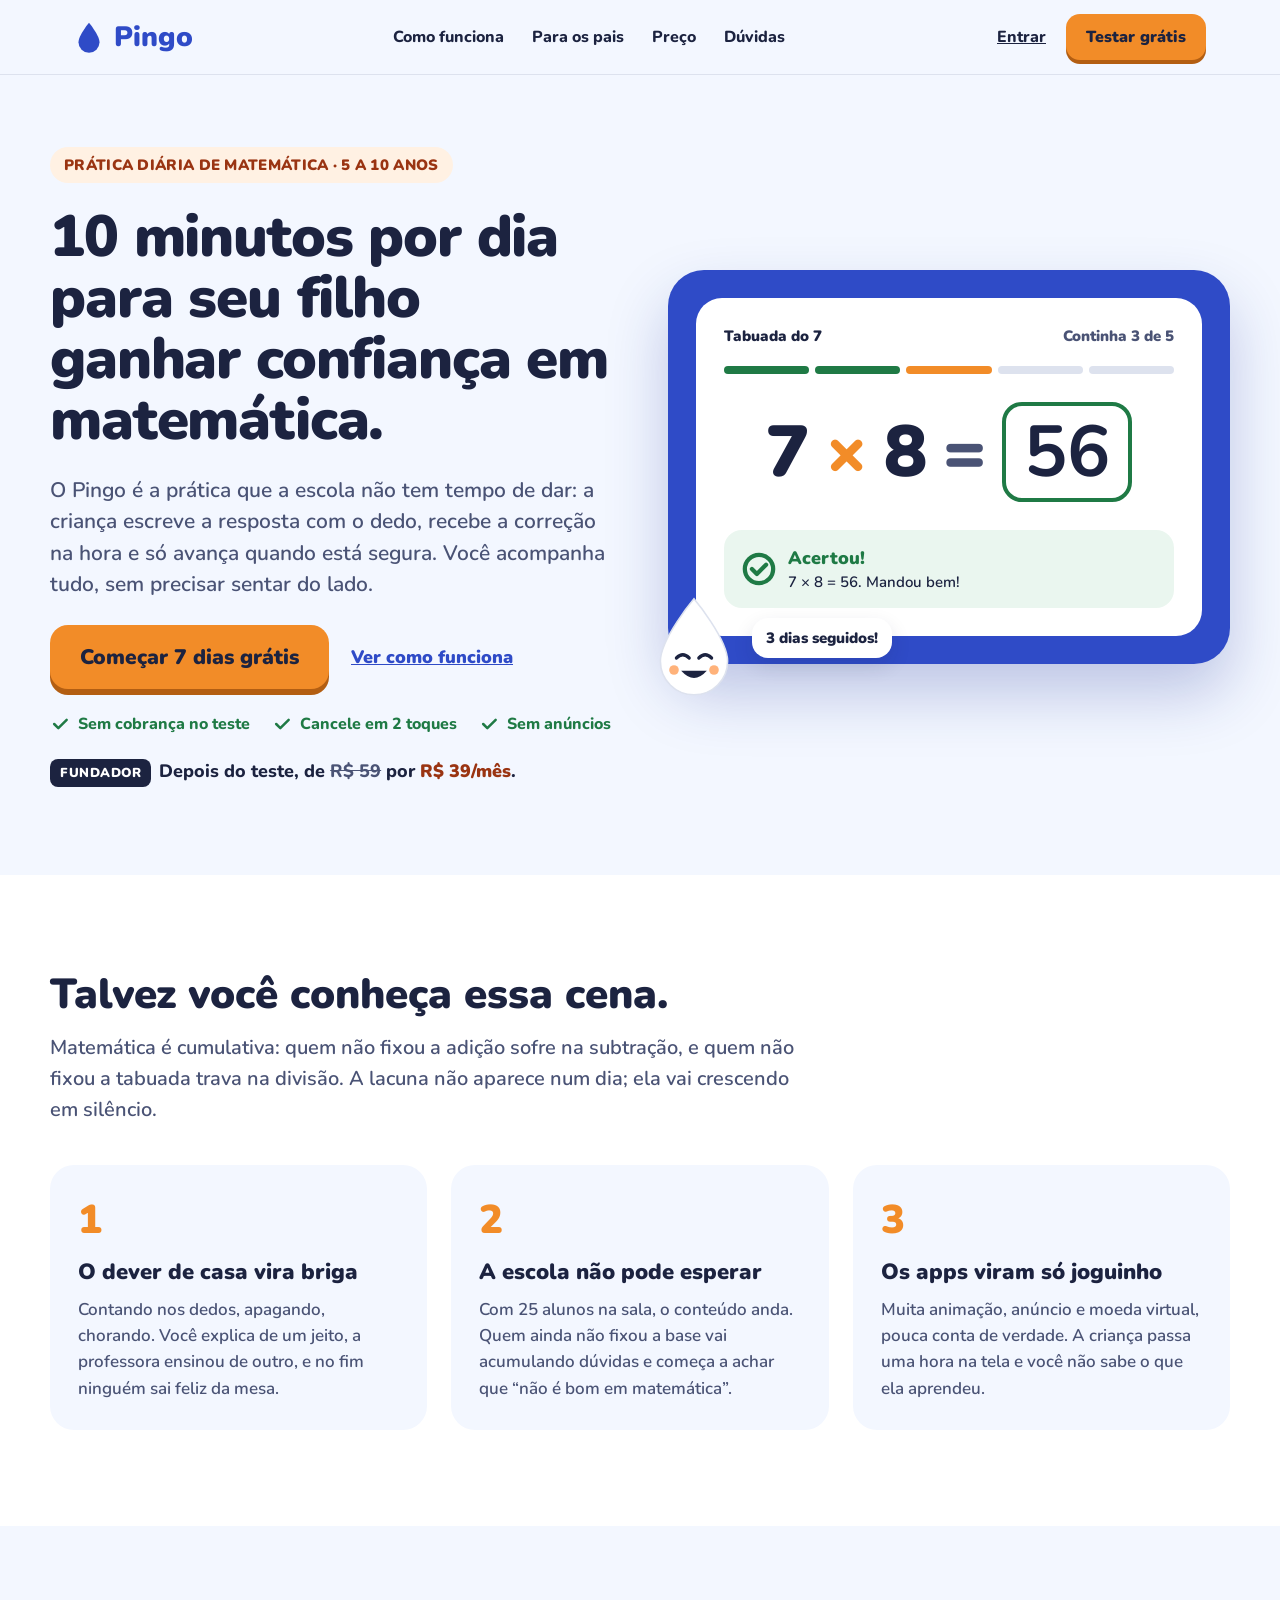
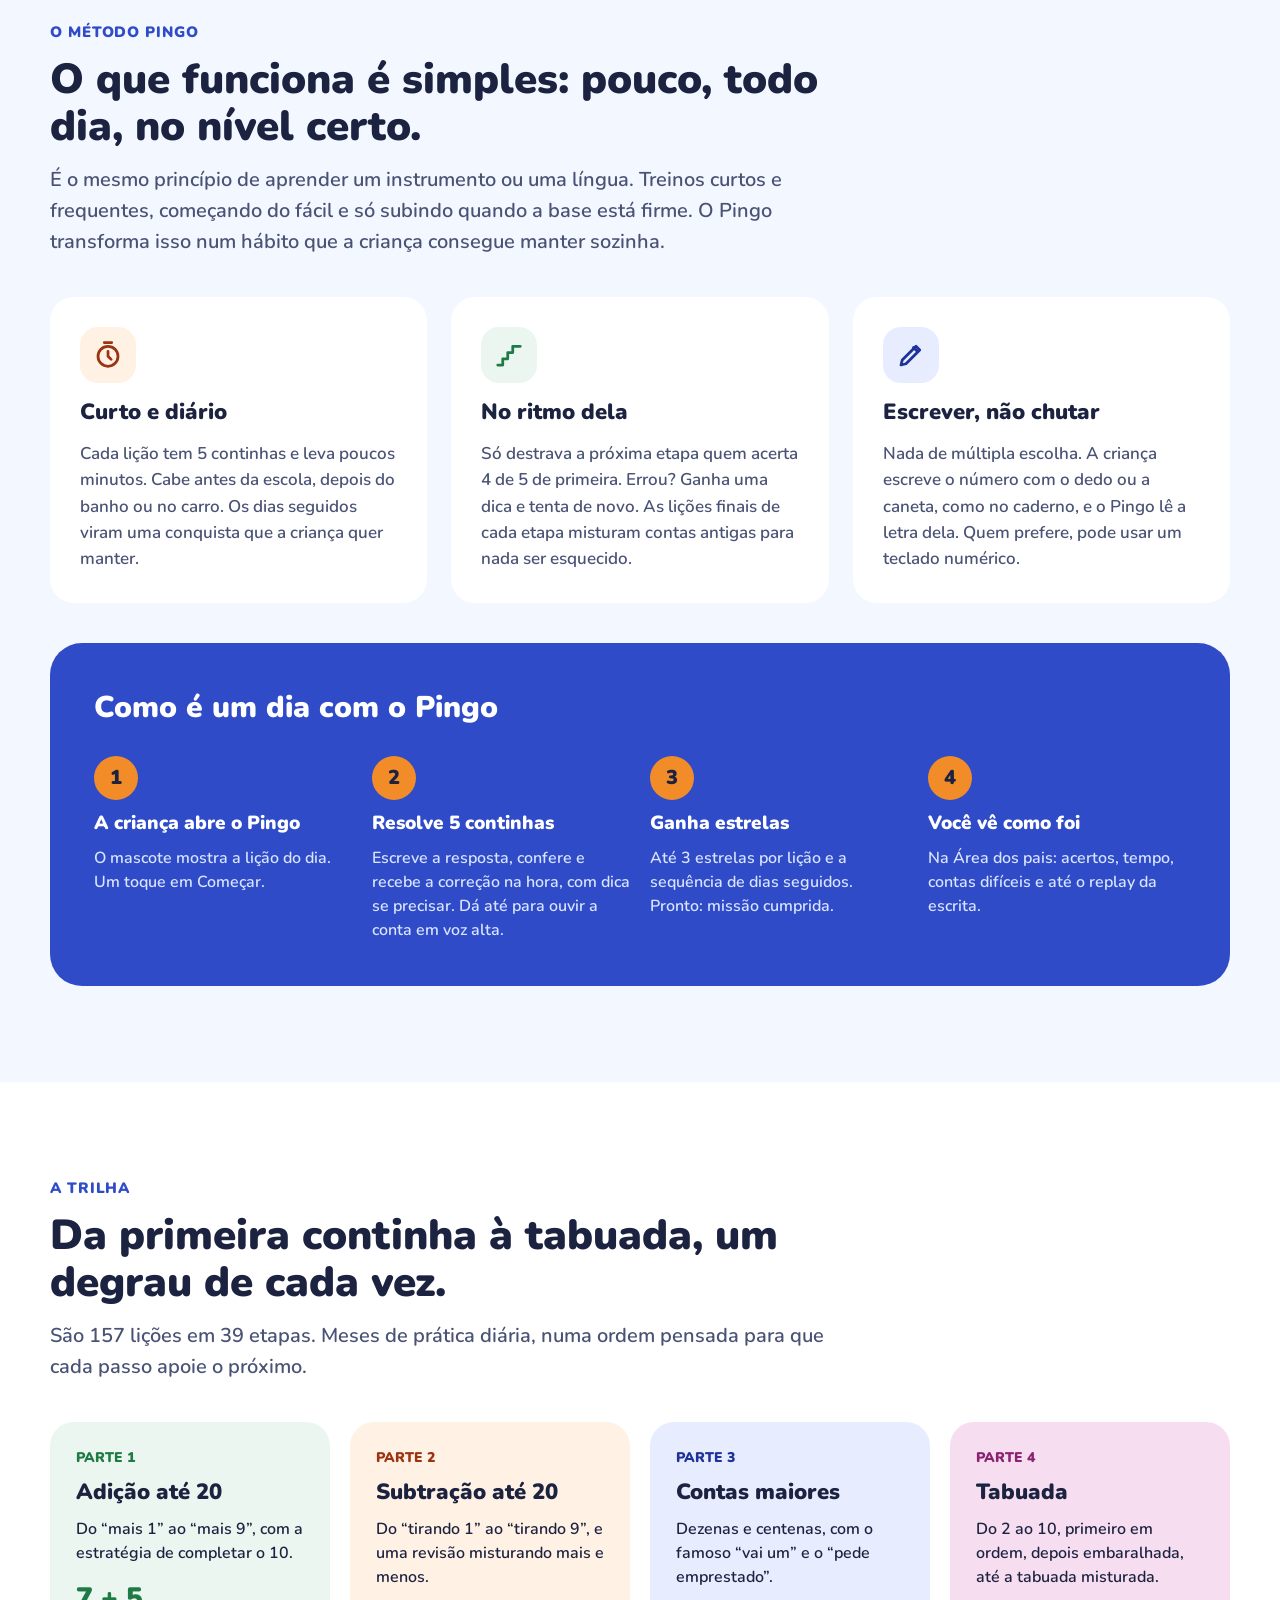
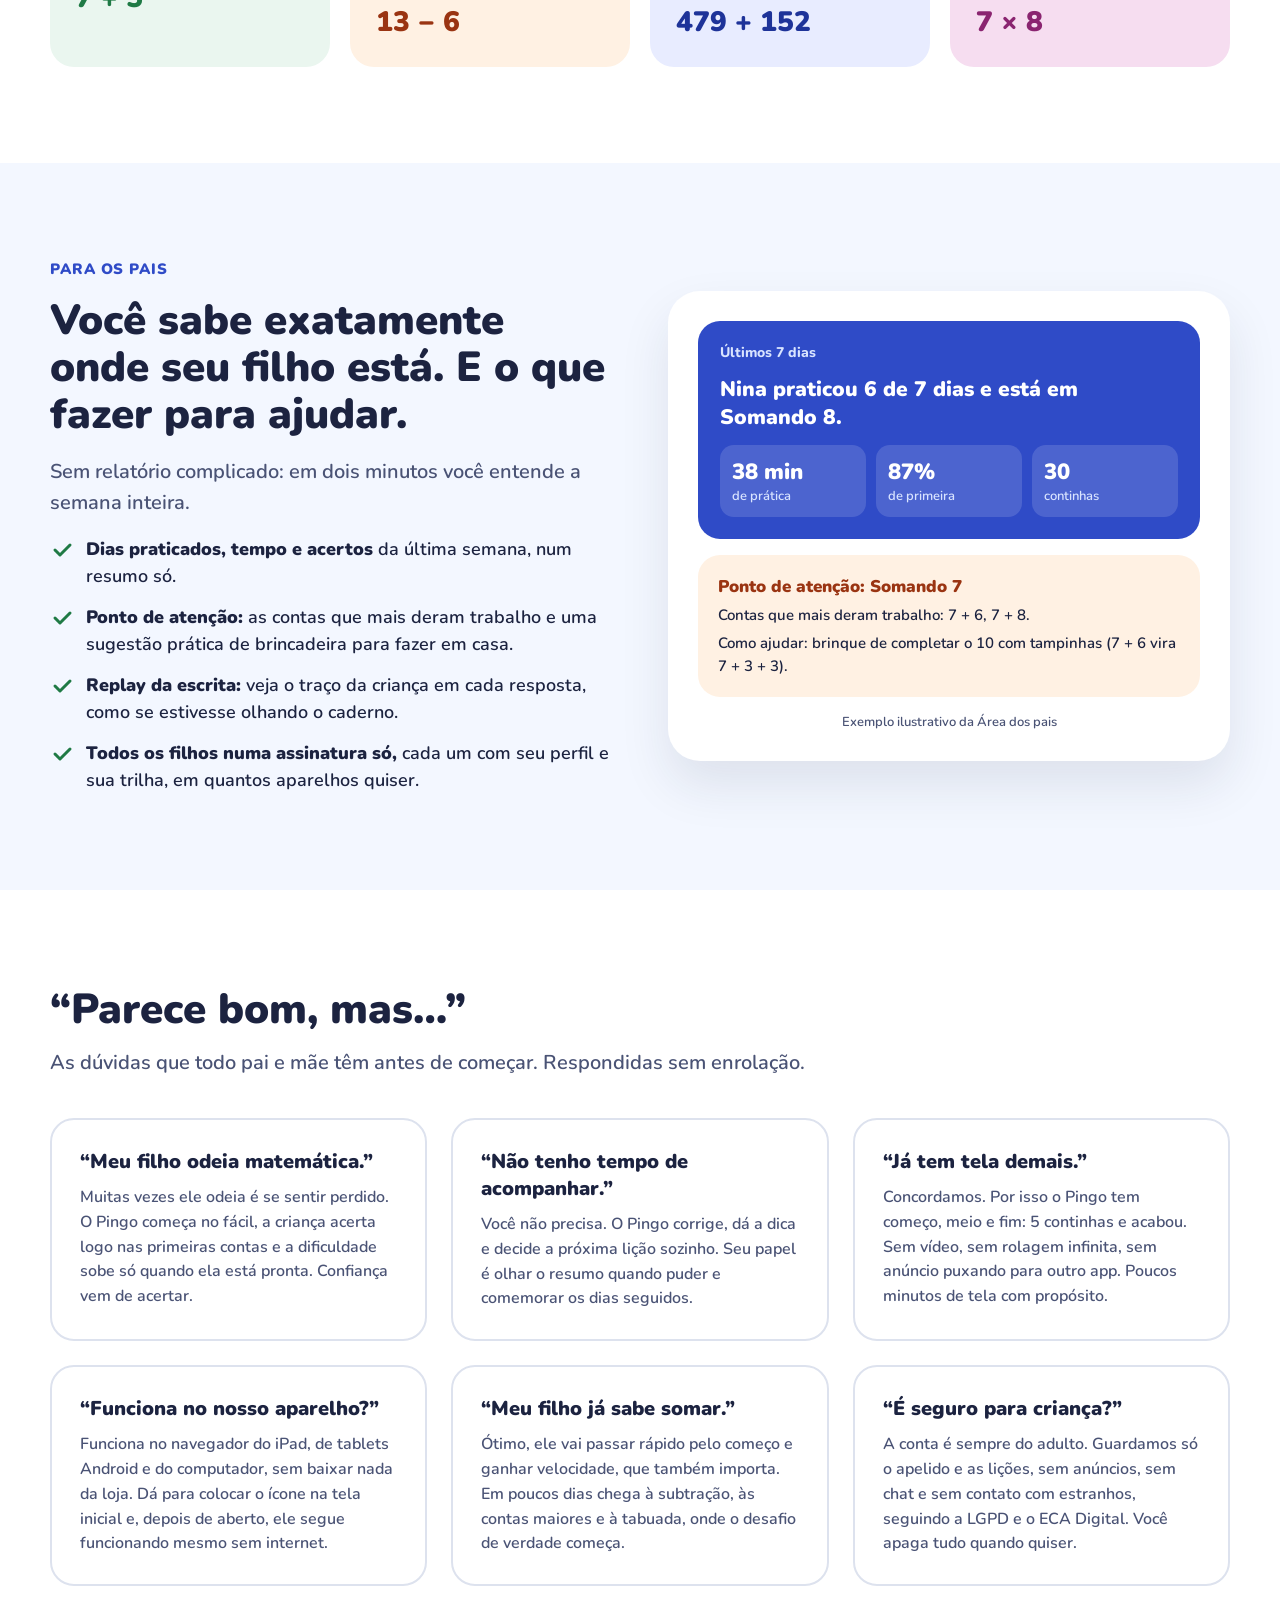
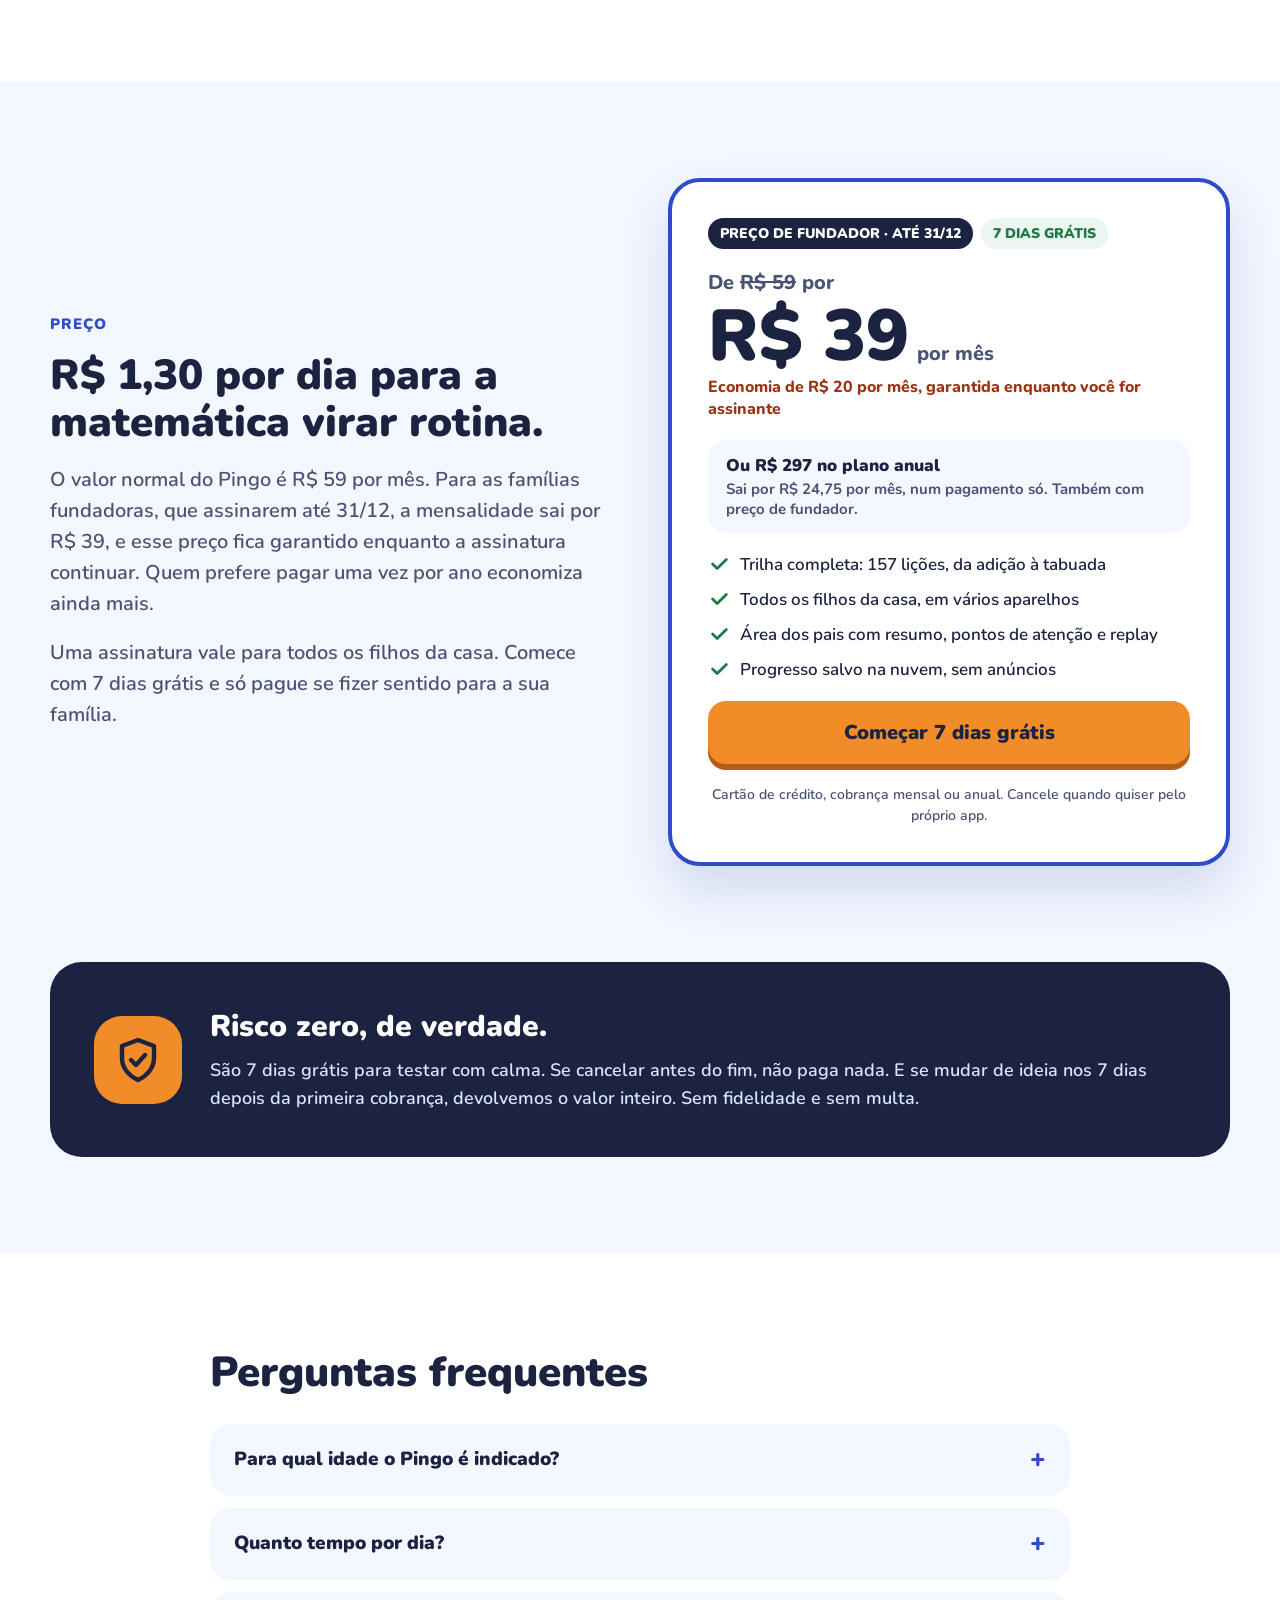
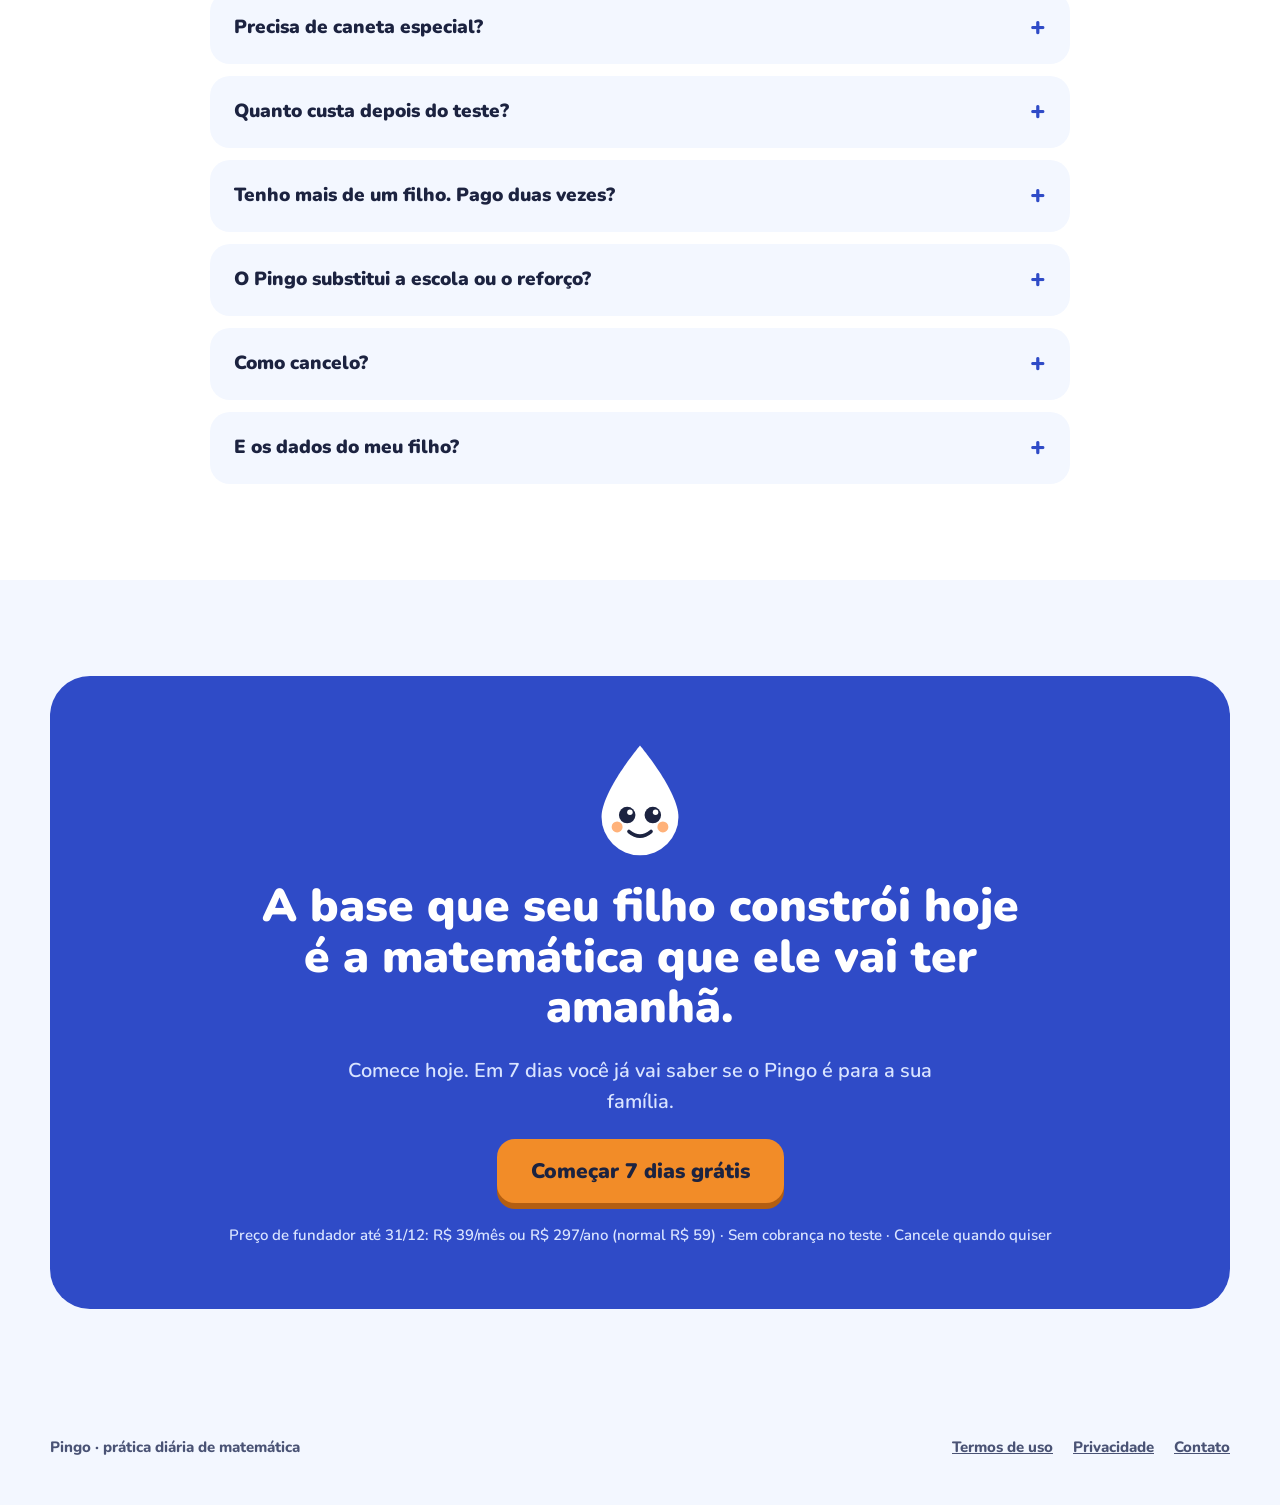
<file: index.html>
<!doctype html>
<html lang="pt-BR">
<head>
<meta charset="utf-8">
<script>/* endereço antigo (GitHub Pages) -> endereço oficial */
if (location.hostname === 'robertomendes.github.io') location.replace('https://pingo.robertomendes.com.br/' + location.pathname.replace(/^\/pingo\/?(index\.html)?/, '') + location.search + location.hash);
/* quem já usa o app (ícone na tela inicial, já logado ou voltando de um e-mail de login) vai direto para o app */
(function () {
  try {
    var h = location.hash + location.search;
    var deEmail = /access_token|type=recovery|type=signup|code=|assinatura=/.test(h);
    var instalado = (window.matchMedia && matchMedia('(display-mode: standalone)').matches) || navigator.standalone;
    var logado = false;
    for (var i = 0; i < localStorage.length; i++) { if (/^sb-.*-auth-token$/.test(localStorage.key(i))) logado = true; }
    var d = JSON.parse(localStorage.getItem('pingo.v1') || 'null'); if (d && d.conta) logado = true;
    if (deEmail || instalado || logado) location.replace('/app/' + location.search + location.hash);
  } catch (e) { }
})();
</script>
<meta name="viewport" content="width=device-width, initial-scale=1, viewport-fit=cover">
<title>Pingo — 10 minutos por dia de matemática para seu filho</title>
<meta name="description" content="Prática diária de matemática para crianças de 5 a 10 anos: a criança escreve a resposta, recebe a correção na hora e avança no próprio ritmo. Adição, subtração, contas maiores e tabuada. 7 dias grátis.">
<meta name="theme-color" content="#2F4BC7">
<meta property="og:type" content="website">
<meta property="og:title" content="Pingo — 10 minutos por dia de matemática para seu filho">
<meta property="og:description" content="Prática diária de matemática para crianças de 5 a 10 anos: a criança escreve a resposta, recebe a correção na hora e avança no próprio ritmo. Adição, subtração, contas maiores e tabuada. 7 dias grátis.">
<meta property="og:url" content="https://pingo.robertomendes.com.br/">
<meta property="og:image" content="https://pingo.robertomendes.com.br/icon-512.png">
<meta property="og:locale" content="pt_BR">
<link rel="canonical" href="https://pingo.robertomendes.com.br/">
<link rel="icon" type="image/png" href="/icon-192.png">
<link rel="apple-touch-icon" href="/apple-touch-icon.png">
<link rel="preconnect" href="https://fonts.googleapis.com">
<link rel="preconnect" href="https://fonts.gstatic.com" crossorigin="anonymous">
<link href="https://fonts.googleapis.com/css2?family=Nunito:wght@600;700;800;900&amp;display=swap" rel="stylesheet">
<style>
body{margin:0;background:#F3F7FF}
a{color:#2F4BC7}a:hover{color:#1E3399}
.pg *{box-sizing:border-box}
.grid2{display:grid;grid-template-columns:repeat(2,minmax(0,1fr));gap:56px;align-items:center}
.grid3{display:grid;grid-template-columns:repeat(3,minmax(0,1fr));gap:24px}
.grid4{display:grid;grid-template-columns:repeat(4,minmax(0,1fr));gap:20px}
.nav-links{display:flex;gap:28px;align-items:center}
details summary{cursor:pointer;list-style:none}
details summary::-webkit-details-marker{display:none}
details[open] .mais{transform:rotate(45deg)}
.cta:hover{filter:brightness(1.05)}
.cta:focus-visible,.cta2:focus-visible,summary:focus-visible{outline:3px solid #1C2340;outline-offset:3px}
@media (max-width:980px){.grid4{grid-template-columns:repeat(2,minmax(0,1fr))}.grid3{grid-template-columns:repeat(1,minmax(0,1fr))}.grid2{grid-template-columns:repeat(1,minmax(0,1fr));gap:40px}.nav-links{display:none}}
@media (max-width:560px){.grid4{grid-template-columns:repeat(1,minmax(0,1fr))}.h1{font-size:40px !important}.h2{font-size:32px !important}.sec{padding:64px 20px !important}}
</style>
<style>html{scroll-behavior:smooth}section[id]{scroll-margin-top:80px}</style>
</head>
<body>
<div class="pg" style="font-family: 'Nunito', system-ui, sans-serif; color: #1C2340; background: #F3F7FF; width: 100%; font-weight: 600">

<!-- Topo -->
<header style="position: sticky; top: 0; z-index: 10; background: rgba(243,247,255,0.94); backdrop-filter: blur(8px); border-bottom: 1px solid #DDE2EE">
<div style="max-width: 1180px; margin: 0 auto; padding: 14px 24px; display: flex; align-items: center; justify-content: space-between; gap: 16px">
<a href="#topo" style="display: flex; align-items: center; gap: 10px; text-decoration: none; color: #2F4BC7; font-size: 28px; font-weight: 900">
<svg width="30" height="33" viewBox="0 0 120 130" aria-hidden="true"><path d="M60 6C60 6 18 56 18 84a42 42 0 0 0 84 0C102 56 60 6 60 6z" fill="#2F4BC7"></path></svg>Pingo</a>
<nav class="nav-links" aria-label="Seções" style="font-size: 16px; font-weight: 800">
<a href="#como" style="color: #1C2340; text-decoration: none">Como funciona</a>
<a href="#pais" style="color: #1C2340; text-decoration: none">Para os pais</a>
<a href="#preco" style="color: #1C2340; text-decoration: none">Preço</a>
<a href="#duvidas" style="color: #1C2340; text-decoration: none">Dúvidas</a>
</nav>
<div style="display: flex; gap: 8px; align-items: center">
<a href="/app/" style="color: #1C2340; font-weight: 800; font-size: 16px; padding: 10px 12px; min-height: 44px; display: inline-flex; align-items: center">Entrar</a>
<a class="cta" href="/app/" style="background: #F28C28; color: #1C2340; text-decoration: none; font-weight: 900; font-size: 16px; padding: 12px 20px; border-radius: 14px; box-shadow: 0 4px 0 #B35E12; min-height: 44px; display: inline-flex; align-items: center">Testar grátis</a>
</div>
</div>
</header>

<!-- Hero -->
<section id="topo" class="sec" style="padding: 72px 24px 88px">
<div class="grid2" style="max-width: 1180px; margin: 0 auto">
<div style="display: flex; flex-direction: column; gap: 24px">
<p style="margin: 0; align-self: flex-start; background: #FFF1E3; color: #9A3412; font-size: 15px; font-weight: 900; padding: 8px 14px; border-radius: 999px; letter-spacing: 0.02em">PRÁTICA DIÁRIA DE MATEMÁTICA · 5 A 10 ANOS</p>
<h1 class="h1" style="margin: 0; font-size: 58px; line-height: 1.05; font-weight: 900; letter-spacing: -0.02em">10 minutos por dia para seu filho ganhar confiança em matemática.</h1>
<p style="margin: 0; font-size: 21px; line-height: 1.5; color: #4A5375">O Pingo é a prática que a escola não tem tempo de dar: a criança escreve a resposta com o dedo, recebe a correção na hora e só avança quando está segura. Você acompanha tudo, sem precisar sentar do lado.</p>
<div style="display: flex; flex-wrap: wrap; gap: 14px; align-items: center">
<a class="cta" href="/app/" style="background: #F28C28; color: #1C2340; text-decoration: none; font-weight: 900; font-size: 21px; padding: 18px 30px; border-radius: 18px; box-shadow: 0 6px 0 #B35E12; min-height: 56px; display: inline-flex; align-items: center">Começar 7 dias grátis</a>
<a class="cta2" href="#como" style="color: #2F4BC7; font-weight: 900; font-size: 18px; padding: 12px 8px; min-height: 44px; display: inline-flex; align-items: center">Ver como funciona</a>
</div>
<ul style="margin: 0; padding: 0; list-style: none; display: flex; flex-wrap: wrap; gap: 10px 22px; font-size: 16px; font-weight: 800; color: #1F7A45">
<li style="display: flex; gap: 8px; align-items: center"><svg width="20" height="20" viewBox="0 0 24 24" fill="none" stroke="#1F7A45" stroke-width="3" stroke-linecap="round" stroke-linejoin="round" aria-hidden="true"><path d="M5 12l5 5L20 7"></path></svg>Sem cobrança no teste</li>
<li style="display: flex; gap: 8px; align-items: center"><svg width="20" height="20" viewBox="0 0 24 24" fill="none" stroke="#1F7A45" stroke-width="3" stroke-linecap="round" stroke-linejoin="round" aria-hidden="true"><path d="M5 12l5 5L20 7"></path></svg>Cancele em 2 toques</li>
<li style="display: flex; gap: 8px; align-items: center"><svg width="20" height="20" viewBox="0 0 24 24" fill="none" stroke="#1F7A45" stroke-width="3" stroke-linecap="round" stroke-linejoin="round" aria-hidden="true"><path d="M5 12l5 5L20 7"></path></svg>Sem anúncios</li>
</ul>
<p style="margin: 0; display: flex; flex-wrap: wrap; align-items: baseline; gap: 8px; font-size: 18px; font-weight: 800"><span style="background: #1C2340; color: #FFFFFF; font-size: 13px; font-weight: 900; padding: 5px 10px; border-radius: 8px; letter-spacing: 0.04em">FUNDADOR</span><span>Depois do teste, de <s style="color: #4A5375">R$ 59</s> por <b style="font-weight: 900; color: #9A3412">R$ 39/mês</b>.</span></p>
</div>

<!-- Mockup do app -->
<div style="position: relative">
<div style="background: #2F4BC7; border-radius: 36px; padding: 28px; box-shadow: 0 30px 60px rgba(30,51,153,0.25)">
<div style="background: #FFFFFF; border-radius: 26px; padding: 28px; display: flex; flex-direction: column; gap: 20px">
<div style="display: flex; justify-content: space-between; align-items: center; font-size: 15px; font-weight: 900">
<span>Tabuada do 7</span><span style="color: #4A5375">Continha 3 de 5</span>
</div>
<div style="display: grid; grid-template-columns: repeat(5, minmax(0, 1fr)); gap: 6px">
<span style="height: 8px; border-radius: 4px; background: #1F7A45"></span><span style="height: 8px; border-radius: 4px; background: #1F7A45"></span><span style="height: 8px; border-radius: 4px; background: #F28C28"></span><span style="height: 8px; border-radius: 4px; background: #DDE2EE"></span><span style="height: 8px; border-radius: 4px; background: #DDE2EE"></span>
</div>
<div style="display: flex; align-items: center; justify-content: center; gap: 16px; font-size: 72px; font-weight: 900; line-height: 1; padding: 8px 0">
<span>7</span><span style="color: #F28C28">×</span><span>8</span><span style="color: #4A5375">=</span>
<span style="border: 4px solid #1F7A45; border-radius: 20px; padding: 10px 18px; font-family: 'Comic Sans MS', 'Chalkboard SE', 'Nunito', cursive; font-weight: 700; color: #1C2340">56</span>
</div>
<div style="background: #EAF6EF; border-radius: 18px; padding: 16px 18px; display: flex; gap: 12px; align-items: center">
<svg width="34" height="34" viewBox="0 0 24 24" fill="none" stroke="#1F7A45" stroke-width="3" stroke-linecap="round" stroke-linejoin="round" aria-hidden="true"><circle cx="12" cy="12" r="10"></circle><path d="M7 12l3.5 3.5L17 9"></path></svg>
<div><p style="margin: 0; font-size: 18px; font-weight: 900; color: #1F7A45">Acertou!</p><p style="margin: 2px 0 0; font-size: 15px">7 × 8 = 56. Mandou bem!</p></div>
</div>
</div>
</div>
<div style="position: absolute; left: -22px; bottom: -34px; display: flex; align-items: flex-end; gap: 10px">
<svg width="96" height="104" viewBox="0 0 120 130" aria-hidden="true"><path d="M60 6C60 6 18 56 18 84a42 42 0 0 0 84 0C102 56 60 6 60 6z" fill="#FFFFFF" stroke="#DDE2EE" stroke-width="2"></path><path d="M38 80q8-8 16 0M66 80q8-8 16 0" fill="none" stroke="#1C2340" stroke-width="4" stroke-linecap="round"></path><path d="M44 96q16 18 32 0z" fill="#1C2340"></path><circle cx="35" cy="95" r="6" fill="#FFB27A"></circle><circle cx="85" cy="95" r="6" fill="#FFB27A"></circle></svg>
<p style="margin: 0 0 40px; background: #FFFFFF; border-radius: 16px; padding: 10px 14px; font-size: 15px; font-weight: 900; box-shadow: 0 8px 20px rgba(28,35,64,0.12)">3 dias seguidos!</p>
</div>
</div>
</div>
</section>

<!-- Dor -->
<section class="sec" style="background: #FFFFFF; padding: 96px 24px">
<div style="max-width: 1180px; margin: 0 auto; display: flex; flex-direction: column; gap: 40px">
<div style="max-width: 760px; display: flex; flex-direction: column; gap: 14px">
<h2 class="h2" style="margin: 0; font-size: 42px; line-height: 1.12; font-weight: 900">Talvez você conheça essa cena.</h2>
<p style="margin: 0; font-size: 20px; line-height: 1.55; color: #4A5375">Matemática é cumulativa: quem não fixou a adição sofre na subtração, e quem não fixou a tabuada trava na divisão. A lacuna não aparece num dia; ela vai crescendo em silêncio.</p>
</div>
<div class="grid3">
<div style="background: #F3F7FF; border-radius: 24px; padding: 28px; display: flex; flex-direction: column; gap: 10px">
<p style="margin: 0; font-size: 40px; font-weight: 900; color: #F28C28">1</p>
<h3 style="margin: 0; font-size: 22px; font-weight: 900">O dever de casa vira briga</h3>
<p style="margin: 0; font-size: 17px; line-height: 1.55; color: #4A5375">Contando nos dedos, apagando, chorando. Você explica de um jeito, a professora ensinou de outro, e no fim ninguém sai feliz da mesa.</p>
</div>
<div style="background: #F3F7FF; border-radius: 24px; padding: 28px; display: flex; flex-direction: column; gap: 10px">
<p style="margin: 0; font-size: 40px; font-weight: 900; color: #F28C28">2</p>
<h3 style="margin: 0; font-size: 22px; font-weight: 900">A escola não pode esperar</h3>
<p style="margin: 0; font-size: 17px; line-height: 1.55; color: #4A5375">Com 25 alunos na sala, o conteúdo anda. Quem ainda não fixou a base vai acumulando dúvidas e começa a achar que “não é bom em matemática”.</p>
</div>
<div style="background: #F3F7FF; border-radius: 24px; padding: 28px; display: flex; flex-direction: column; gap: 10px">
<p style="margin: 0; font-size: 40px; font-weight: 900; color: #F28C28">3</p>
<h3 style="margin: 0; font-size: 22px; font-weight: 900">Os apps viram só joguinho</h3>
<p style="margin: 0; font-size: 17px; line-height: 1.55; color: #4A5375">Muita animação, anúncio e moeda virtual, pouca conta de verdade. A criança passa uma hora na tela e você não sabe o que ela aprendeu.</p>
</div>
</div>
</div>
</section>

<!-- Solução -->
<section id="como" class="sec" style="padding: 96px 24px">
<div style="max-width: 1180px; margin: 0 auto; display: flex; flex-direction: column; gap: 40px">
<div style="max-width: 800px; display: flex; flex-direction: column; gap: 14px">
<p style="margin: 0; font-size: 15px; font-weight: 900; color: #2F4BC7; letter-spacing: 0.06em">O MÉTODO PINGO</p>
<h2 class="h2" style="margin: 0; font-size: 42px; line-height: 1.12; font-weight: 900">O que funciona é simples: pouco, todo dia, no nível certo.</h2>
<p style="margin: 0; font-size: 20px; line-height: 1.55; color: #4A5375">É o mesmo princípio de aprender um instrumento ou uma língua. Treinos curtos e frequentes, começando do fácil e só subindo quando a base está firme. O Pingo transforma isso num hábito que a criança consegue manter sozinha.</p>
</div>
<div class="grid3">
<div style="background: #FFFFFF; border-radius: 24px; padding: 30px; display: flex; flex-direction: column; gap: 14px">
<span style="width: 56px; height: 56px; border-radius: 18px; background: #FFF1E3; display: flex; align-items: center; justify-content: center"><svg width="30" height="30" viewBox="0 0 24 24" fill="none" stroke="#9A3412" stroke-width="2.2" stroke-linecap="round" stroke-linejoin="round" aria-hidden="true"><circle cx="12" cy="13" r="8"></circle><path d="M12 9v4l2.5 2.5M9 2h6"></path></svg></span>
<h3 style="margin: 0; font-size: 22px; font-weight: 900">Curto e diário</h3>
<p style="margin: 0; font-size: 17px; line-height: 1.55; color: #4A5375">Cada lição tem 5 continhas e leva poucos minutos. Cabe antes da escola, depois do banho ou no carro. Os dias seguidos viram uma conquista que a criança quer manter.</p>
</div>
<div style="background: #FFFFFF; border-radius: 24px; padding: 30px; display: flex; flex-direction: column; gap: 14px">
<span style="width: 56px; height: 56px; border-radius: 18px; background: #EAF6EF; display: flex; align-items: center; justify-content: center"><svg width="30" height="30" viewBox="0 0 24 24" fill="none" stroke="#1F7A45" stroke-width="2.2" stroke-linecap="round" stroke-linejoin="round" aria-hidden="true"><path d="M3 20h4v-5h4v-5h4V5h6"></path></svg></span>
<h3 style="margin: 0; font-size: 22px; font-weight: 900">No ritmo dela</h3>
<p style="margin: 0; font-size: 17px; line-height: 1.55; color: #4A5375">Só destrava a próxima etapa quem acerta 4 de 5 de primeira. Errou? Ganha uma dica e tenta de novo. As lições finais de cada etapa misturam contas antigas para nada ser esquecido.</p>
</div>
<div style="background: #FFFFFF; border-radius: 24px; padding: 30px; display: flex; flex-direction: column; gap: 14px">
<span style="width: 56px; height: 56px; border-radius: 18px; background: #E8ECFF; display: flex; align-items: center; justify-content: center"><svg width="30" height="30" viewBox="0 0 24 24" fill="none" stroke="#1E3399" stroke-width="2.2" stroke-linecap="round" stroke-linejoin="round" aria-hidden="true"><path d="M4 20l4-1 11-11-3-3L5 16z"></path><path d="M14 6l3 3"></path></svg></span>
<h3 style="margin: 0; font-size: 22px; font-weight: 900">Escrever, não chutar</h3>
<p style="margin: 0; font-size: 17px; line-height: 1.55; color: #4A5375">Nada de múltipla escolha. A criança escreve o número com o dedo ou a caneta, como no caderno, e o Pingo lê a letra dela. Quem prefere, pode usar um teclado numérico.</p>
</div>
</div>

<!-- Passo a passo -->
<div style="background: #2F4BC7; color: #FFFFFF; border-radius: 32px; padding: 44px; display: flex; flex-direction: column; gap: 28px">
<h3 style="margin: 0; font-size: 30px; font-weight: 900">Como é um dia com o Pingo</h3>
<ol class="grid4" style="margin: 0; padding: 0; list-style: none">
<li style="display: flex; flex-direction: column; gap: 10px"><span style="width: 44px; height: 44px; border-radius: 50%; background: #F28C28; color: #1C2340; display: flex; align-items: center; justify-content: center; font-weight: 900; font-size: 20px">1</span><p style="margin: 0; font-size: 19px; font-weight: 900">A criança abre o Pingo</p><p style="margin: 0; font-size: 16px; line-height: 1.5; color: #D9E4FF">O mascote mostra a lição do dia. Um toque em Começar.</p></li>
<li style="display: flex; flex-direction: column; gap: 10px"><span style="width: 44px; height: 44px; border-radius: 50%; background: #F28C28; color: #1C2340; display: flex; align-items: center; justify-content: center; font-weight: 900; font-size: 20px">2</span><p style="margin: 0; font-size: 19px; font-weight: 900">Resolve 5 continhas</p><p style="margin: 0; font-size: 16px; line-height: 1.5; color: #D9E4FF">Escreve a resposta, confere e recebe a correção na hora, com dica se precisar. Dá até para ouvir a conta em voz alta.</p></li>
<li style="display: flex; flex-direction: column; gap: 10px"><span style="width: 44px; height: 44px; border-radius: 50%; background: #F28C28; color: #1C2340; display: flex; align-items: center; justify-content: center; font-weight: 900; font-size: 20px">3</span><p style="margin: 0; font-size: 19px; font-weight: 900">Ganha estrelas</p><p style="margin: 0; font-size: 16px; line-height: 1.5; color: #D9E4FF">Até 3 estrelas por lição e a sequência de dias seguidos. Pronto: missão cumprida.</p></li>
<li style="display: flex; flex-direction: column; gap: 10px"><span style="width: 44px; height: 44px; border-radius: 50%; background: #F28C28; color: #1C2340; display: flex; align-items: center; justify-content: center; font-weight: 900; font-size: 20px">4</span><p style="margin: 0; font-size: 19px; font-weight: 900">Você vê como foi</p><p style="margin: 0; font-size: 16px; line-height: 1.5; color: #D9E4FF">Na Área dos pais: acertos, tempo, contas difíceis e até o replay da escrita.</p></li>
</ol>
</div>
</div>
</section>

<!-- Trilha -->
<section class="sec" style="background: #FFFFFF; padding: 96px 24px">
<div style="max-width: 1180px; margin: 0 auto; display: flex; flex-direction: column; gap: 40px">
<div style="max-width: 800px; display: flex; flex-direction: column; gap: 14px">
<p style="margin: 0; font-size: 15px; font-weight: 900; color: #2F4BC7; letter-spacing: 0.06em">A TRILHA</p>
<h2 class="h2" style="margin: 0; font-size: 42px; line-height: 1.12; font-weight: 900">Da primeira continha à tabuada, um degrau de cada vez.</h2>
<p style="margin: 0; font-size: 20px; line-height: 1.55; color: #4A5375">São 157 lições em 39 etapas. Meses de prática diária, numa ordem pensada para que cada passo apoie o próximo.</p>
</div>
<div class="grid4">
<div style="background: #EAF6EF; border-radius: 24px; padding: 26px; display: flex; flex-direction: column; gap: 10px">
<p style="margin: 0; font-size: 14px; font-weight: 900; color: #1F7A45">PARTE 1</p>
<h3 style="margin: 0; font-size: 22px; font-weight: 900">Adição até 20</h3>
<p style="margin: 0; font-size: 16px; line-height: 1.5; color: #1C2340">Do “mais 1” ao “mais 9”, com a estratégia de completar o 10.</p>
<p style="margin: 4px 0 0; font-size: 28px; font-weight: 900; color: #1F7A45">7 + 5</p>
</div>
<div style="background: #FFF1E3; border-radius: 24px; padding: 26px; display: flex; flex-direction: column; gap: 10px">
<p style="margin: 0; font-size: 14px; font-weight: 900; color: #9A3412">PARTE 2</p>
<h3 style="margin: 0; font-size: 22px; font-weight: 900">Subtração até 20</h3>
<p style="margin: 0; font-size: 16px; line-height: 1.5; color: #1C2340">Do “tirando 1” ao “tirando 9”, e uma revisão misturando mais e menos.</p>
<p style="margin: 4px 0 0; font-size: 28px; font-weight: 900; color: #9A3412">13 − 6</p>
</div>
<div style="background: #E8ECFF; border-radius: 24px; padding: 26px; display: flex; flex-direction: column; gap: 10px">
<p style="margin: 0; font-size: 14px; font-weight: 900; color: #1E3399">PARTE 3</p>
<h3 style="margin: 0; font-size: 22px; font-weight: 900">Contas maiores</h3>
<p style="margin: 0; font-size: 16px; line-height: 1.5; color: #1C2340">Dezenas e centenas, com o famoso “vai um” e o “pede emprestado”.</p>
<p style="margin: 4px 0 0; font-size: 28px; font-weight: 900; color: #1E3399">479 + 152</p>
</div>
<div style="background: #F6DDF0; border-radius: 24px; padding: 26px; display: flex; flex-direction: column; gap: 10px">
<p style="margin: 0; font-size: 14px; font-weight: 900; color: #8A2470">PARTE 4</p>
<h3 style="margin: 0; font-size: 22px; font-weight: 900">Tabuada</h3>
<p style="margin: 0; font-size: 16px; line-height: 1.5; color: #1C2340">Do 2 ao 10, primeiro em ordem, depois embaralhada, até a tabuada misturada.</p>
<p style="margin: 4px 0 0; font-size: 28px; font-weight: 900; color: #8A2470">7 × 8</p>
</div>
</div>
</div>
</section>

<!-- Pais -->
<section id="pais" class="sec" style="padding: 96px 24px">
<div class="grid2" style="max-width: 1180px; margin: 0 auto">
<div style="display: flex; flex-direction: column; gap: 18px">
<p style="margin: 0; font-size: 15px; font-weight: 900; color: #2F4BC7; letter-spacing: 0.06em">PARA OS PAIS</p>
<h2 class="h2" style="margin: 0; font-size: 42px; line-height: 1.12; font-weight: 900">Você sabe exatamente onde seu filho está. E o que fazer para ajudar.</h2>
<p style="margin: 0; font-size: 20px; line-height: 1.55; color: #4A5375">Sem relatório complicado: em dois minutos você entende a semana inteira.</p>
<ul style="margin: 0; padding: 0; list-style: none; display: flex; flex-direction: column; gap: 14px; font-size: 18px; line-height: 1.5">
<li style="display: flex; gap: 12px"><svg width="24" height="24" viewBox="0 0 24 24" fill="none" stroke="#1F7A45" stroke-width="3" stroke-linecap="round" stroke-linejoin="round" aria-hidden="true" style="flex: none; margin-top: 2px"><path d="M5 12l5 5L20 7"></path></svg><span><b style="font-weight: 900">Dias praticados, tempo e acertos</b> da última semana, num resumo só.</span></li>
<li style="display: flex; gap: 12px"><svg width="24" height="24" viewBox="0 0 24 24" fill="none" stroke="#1F7A45" stroke-width="3" stroke-linecap="round" stroke-linejoin="round" aria-hidden="true" style="flex: none; margin-top: 2px"><path d="M5 12l5 5L20 7"></path></svg><span><b style="font-weight: 900">Ponto de atenção:</b> as contas que mais deram trabalho e uma sugestão prática de brincadeira para fazer em casa.</span></li>
<li style="display: flex; gap: 12px"><svg width="24" height="24" viewBox="0 0 24 24" fill="none" stroke="#1F7A45" stroke-width="3" stroke-linecap="round" stroke-linejoin="round" aria-hidden="true" style="flex: none; margin-top: 2px"><path d="M5 12l5 5L20 7"></path></svg><span><b style="font-weight: 900">Replay da escrita:</b> veja o traço da criança em cada resposta, como se estivesse olhando o caderno.</span></li>
<li style="display: flex; gap: 12px"><svg width="24" height="24" viewBox="0 0 24 24" fill="none" stroke="#1F7A45" stroke-width="3" stroke-linecap="round" stroke-linejoin="round" aria-hidden="true" style="flex: none; margin-top: 2px"><path d="M5 12l5 5L20 7"></path></svg><span><b style="font-weight: 900">Todos os filhos numa assinatura só,</b> cada um com seu perfil e sua trilha, em quantos aparelhos quiser.</span></li>
</ul>
</div>
<div style="background: #FFFFFF; border-radius: 32px; padding: 30px; display: flex; flex-direction: column; gap: 16px; box-shadow: 0 24px 50px rgba(28,35,64,0.10)">
<div style="background: #2F4BC7; color: #FFFFFF; border-radius: 22px; padding: 22px; display: flex; flex-direction: column; gap: 14px">
<p style="margin: 0; font-size: 14px; font-weight: 800; color: #D9E4FF">Últimos 7 dias</p>
<p style="margin: 0; font-size: 21px; font-weight: 900; line-height: 1.3">Nina praticou 6 de 7 dias e está em Somando 8.</p>
<div style="display: grid; grid-template-columns: repeat(3, minmax(0, 1fr)); gap: 10px">
<div style="background: rgba(255,255,255,0.14); border-radius: 14px; padding: 12px"><p style="margin: 0; font-size: 22px; font-weight: 900">38 min</p><p style="margin: 0; font-size: 13px; color: #D9E4FF">de prática</p></div>
<div style="background: rgba(255,255,255,0.14); border-radius: 14px; padding: 12px"><p style="margin: 0; font-size: 22px; font-weight: 900">87%</p><p style="margin: 0; font-size: 13px; color: #D9E4FF">de primeira</p></div>
<div style="background: rgba(255,255,255,0.14); border-radius: 14px; padding: 12px"><p style="margin: 0; font-size: 22px; font-weight: 900">30</p><p style="margin: 0; font-size: 13px; color: #D9E4FF">continhas</p></div>
</div>
</div>
<div style="background: #FFF1E3; border-radius: 22px; padding: 20px; display: flex; flex-direction: column; gap: 6px">
<p style="margin: 0; font-size: 17px; font-weight: 900; color: #9A3412">Ponto de atenção: Somando 7</p>
<p style="margin: 0; font-size: 15px; line-height: 1.5">Contas que mais deram trabalho: 7 + 6, 7 + 8.</p>
<p style="margin: 0; font-size: 15px; line-height: 1.5">Como ajudar: brinque de completar o 10 com tampinhas (7 + 6 vira 7 + 3 + 3).</p>
</div>
<p style="margin: 0; font-size: 13px; color: #4A5375; text-align: center">Exemplo ilustrativo da Área dos pais</p>
</div>
</div>
</section>

<!-- Objeções -->
<section class="sec" style="background: #FFFFFF; padding: 96px 24px">
<div style="max-width: 1180px; margin: 0 auto; display: flex; flex-direction: column; gap: 40px">
<div style="max-width: 800px; display: flex; flex-direction: column; gap: 14px">
<h2 class="h2" style="margin: 0; font-size: 42px; line-height: 1.12; font-weight: 900">“Parece bom, mas…”</h2>
<p style="margin: 0; font-size: 20px; line-height: 1.55; color: #4A5375">As dúvidas que todo pai e mãe têm antes de começar. Respondidas sem enrolação.</p>
</div>
<div class="grid3">
<div style="border: 2px solid #DDE2EE; border-radius: 24px; padding: 28px; display: flex; flex-direction: column; gap: 10px">
<h3 style="margin: 0; font-size: 20px; font-weight: 900">“Meu filho odeia matemática.”</h3>
<p style="margin: 0; font-size: 16px; line-height: 1.55; color: #4A5375">Muitas vezes ele odeia é se sentir perdido. O Pingo começa no fácil, a criança acerta logo nas primeiras contas e a dificuldade sobe só quando ela está pronta. Confiança vem de acertar.</p>
</div>
<div style="border: 2px solid #DDE2EE; border-radius: 24px; padding: 28px; display: flex; flex-direction: column; gap: 10px">
<h3 style="margin: 0; font-size: 20px; font-weight: 900">“Não tenho tempo de acompanhar.”</h3>
<p style="margin: 0; font-size: 16px; line-height: 1.55; color: #4A5375">Você não precisa. O Pingo corrige, dá a dica e decide a próxima lição sozinho. Seu papel é olhar o resumo quando puder e comemorar os dias seguidos.</p>
</div>
<div style="border: 2px solid #DDE2EE; border-radius: 24px; padding: 28px; display: flex; flex-direction: column; gap: 10px">
<h3 style="margin: 0; font-size: 20px; font-weight: 900">“Já tem tela demais.”</h3>
<p style="margin: 0; font-size: 16px; line-height: 1.55; color: #4A5375">Concordamos. Por isso o Pingo tem começo, meio e fim: 5 continhas e acabou. Sem vídeo, sem rolagem infinita, sem anúncio puxando para outro app. Poucos minutos de tela com propósito.</p>
</div>
<div style="border: 2px solid #DDE2EE; border-radius: 24px; padding: 28px; display: flex; flex-direction: column; gap: 10px">
<h3 style="margin: 0; font-size: 20px; font-weight: 900">“Funciona no nosso aparelho?”</h3>
<p style="margin: 0; font-size: 16px; line-height: 1.55; color: #4A5375">Funciona no navegador do iPad, de tablets Android e do computador, sem baixar nada da loja. Dá para colocar o ícone na tela inicial e, depois de aberto, ele segue funcionando mesmo sem internet.</p>
</div>
<div style="border: 2px solid #DDE2EE; border-radius: 24px; padding: 28px; display: flex; flex-direction: column; gap: 10px">
<h3 style="margin: 0; font-size: 20px; font-weight: 900">“Meu filho já sabe somar.”</h3>
<p style="margin: 0; font-size: 16px; line-height: 1.55; color: #4A5375">Ótimo, ele vai passar rápido pelo começo e ganhar velocidade, que também importa. Em poucos dias chega à subtração, às contas maiores e à tabuada, onde o desafio de verdade começa.</p>
</div>
<div style="border: 2px solid #DDE2EE; border-radius: 24px; padding: 28px; display: flex; flex-direction: column; gap: 10px">
<h3 style="margin: 0; font-size: 20px; font-weight: 900">“É seguro para criança?”</h3>
<p style="margin: 0; font-size: 16px; line-height: 1.55; color: #4A5375">A conta é sempre do adulto. Guardamos só o apelido e as lições, sem anúncios, sem chat e sem contato com estranhos, seguindo a LGPD e o ECA Digital. Você apaga tudo quando quiser.</p>
</div>
</div>
</div>
</section>

<!-- Preço -->
<section id="preco" class="sec" style="padding: 96px 24px">
<div class="grid2" style="max-width: 1180px; margin: 0 auto">
<div style="display: flex; flex-direction: column; gap: 18px">
<p style="margin: 0; font-size: 15px; font-weight: 900; color: #2F4BC7; letter-spacing: 0.06em">PREÇO</p>
<h2 class="h2" style="margin: 0; font-size: 42px; line-height: 1.12; font-weight: 900">R$ 1,30 por dia para a matemática virar rotina.</h2>
<p style="margin: 0; font-size: 20px; line-height: 1.55; color: #4A5375">O valor normal do Pingo é R$ 59 por mês. Para as famílias fundadoras, que assinarem até 31/12, a mensalidade sai por R$ 39, e esse preço fica garantido enquanto a assinatura continuar. Quem prefere pagar uma vez por ano economiza ainda mais.</p>
<p style="margin: 0; font-size: 20px; line-height: 1.55; color: #4A5375">Uma assinatura vale para todos os filhos da casa. Comece com 7 dias grátis e só pague se fizer sentido para a sua família.</p>
</div>
<div style="background: #FFFFFF; border: 4px solid #2F4BC7; border-radius: 32px; padding: 36px; display: flex; flex-direction: column; gap: 20px; box-shadow: 0 24px 50px rgba(30,51,153,0.15)">
<div style="display: flex; flex-wrap: wrap; gap: 8px">
<p style="margin: 0; background: #1C2340; color: #FFFFFF; font-size: 14px; font-weight: 900; padding: 6px 12px; border-radius: 999px">PREÇO DE FUNDADOR · ATÉ 31/12</p>
<p style="margin: 0; background: #EAF6EF; color: #1F7A45; font-size: 14px; font-weight: 900; padding: 6px 12px; border-radius: 999px">7 DIAS GRÁTIS</p>
</div>
<div style="display: flex; flex-direction: column; gap: 4px">
<p style="margin: 0; font-size: 20px; font-weight: 800; color: #4A5375">De <s>R$ 59</s> por</p>
<p style="margin: 0; display: flex; align-items: baseline; gap: 8px"><span style="font-size: 72px; font-weight: 900; line-height: 1; color: #1C2340">R$ 39</span><span style="font-size: 20px; font-weight: 800; color: #4A5375">por mês</span></p>
<p style="margin: 0; font-size: 16px; font-weight: 800; color: #9A3412">Economia de R$ 20 por mês, garantida enquanto você for assinante</p>
</div>
<div style="background: #F3F7FF; border-radius: 18px; padding: 14px 18px; display: flex; flex-direction: column; gap: 2px">
<p style="margin: 0; font-size: 17px; font-weight: 900; color: #1C2340">Ou R$ 297 no plano anual</p>
<p style="margin: 0; font-size: 15px; font-weight: 700; color: #4A5375">Sai por R$ 24,75 por mês, num pagamento só. Também com preço de fundador.</p>
</div>
<ul style="margin: 0; padding: 0; list-style: none; display: flex; flex-direction: column; gap: 12px; font-size: 17px">
<li style="display: flex; gap: 10px"><svg width="22" height="22" viewBox="0 0 24 24" fill="none" stroke="#1F7A45" stroke-width="3" stroke-linecap="round" stroke-linejoin="round" aria-hidden="true" style="flex: none"><path d="M5 12l5 5L20 7"></path></svg>Trilha completa: 157 lições, da adição à tabuada</li>
<li style="display: flex; gap: 10px"><svg width="22" height="22" viewBox="0 0 24 24" fill="none" stroke="#1F7A45" stroke-width="3" stroke-linecap="round" stroke-linejoin="round" aria-hidden="true" style="flex: none"><path d="M5 12l5 5L20 7"></path></svg>Todos os filhos da casa, em vários aparelhos</li>
<li style="display: flex; gap: 10px"><svg width="22" height="22" viewBox="0 0 24 24" fill="none" stroke="#1F7A45" stroke-width="3" stroke-linecap="round" stroke-linejoin="round" aria-hidden="true" style="flex: none"><path d="M5 12l5 5L20 7"></path></svg>Área dos pais com resumo, pontos de atenção e replay</li>
<li style="display: flex; gap: 10px"><svg width="22" height="22" viewBox="0 0 24 24" fill="none" stroke="#1F7A45" stroke-width="3" stroke-linecap="round" stroke-linejoin="round" aria-hidden="true" style="flex: none"><path d="M5 12l5 5L20 7"></path></svg>Progresso salvo na nuvem, sem anúncios</li>
</ul>
<a class="cta" href="/app/" style="background: #F28C28; color: #1C2340; text-decoration: none; font-weight: 900; font-size: 20px; padding: 18px 24px; border-radius: 18px; box-shadow: 0 6px 0 #B35E12; min-height: 56px; display: flex; align-items: center; justify-content: center; text-align: center">Começar 7 dias grátis</a>
<p style="margin: 0; font-size: 14px; line-height: 1.5; color: #4A5375; text-align: center">Cartão de crédito, cobrança mensal ou anual. Cancele quando quiser pelo próprio app.</p>
</div>
</div>
</section>

<!-- Garantia -->
<section class="sec" style="padding: 0 24px 96px">
<div style="max-width: 1180px; margin: 0 auto; background: #1C2340; color: #FFFFFF; border-radius: 32px; padding: 44px; display: flex; flex-wrap: wrap; gap: 28px; align-items: center">
<span style="width: 88px; height: 88px; border-radius: 28px; background: #F28C28; display: flex; align-items: center; justify-content: center; flex: none"><svg width="48" height="48" viewBox="0 0 24 24" fill="none" stroke="#1C2340" stroke-width="2.2" stroke-linecap="round" stroke-linejoin="round" aria-hidden="true"><path d="M12 2l8 3v6c0 5-3.5 9-8 11-4.5-2-8-6-8-11V5z"></path><path d="M8.5 12l2.5 2.5 4.5-5"></path></svg></span>
<div style="flex: 1 1 520px; display: flex; flex-direction: column; gap: 10px">
<h2 style="margin: 0; font-size: 30px; font-weight: 900">Risco zero, de verdade.</h2>
<p style="margin: 0; font-size: 18px; line-height: 1.55; color: #D9E4FF">São 7 dias grátis para testar com calma. Se cancelar antes do fim, não paga nada. E se mudar de ideia nos 7 dias depois da primeira cobrança, devolvemos o valor inteiro. Sem fidelidade e sem multa.</p>
</div>
</div>
</section>

<!-- FAQ -->
<section id="duvidas" class="sec" style="background: #FFFFFF; padding: 96px 24px">
<div style="max-width: 860px; margin: 0 auto; display: flex; flex-direction: column; gap: 28px">
<h2 class="h2" style="margin: 0; font-size: 42px; line-height: 1.12; font-weight: 900">Perguntas frequentes</h2>
<div style="display: flex; flex-direction: column; gap: 12px">
<details style="background: #F3F7FF; border-radius: 20px; padding: 22px 24px"><summary style="display: flex; justify-content: space-between; gap: 16px; font-size: 19px; font-weight: 900; min-height: 28px">Para qual idade o Pingo é indicado?<span class="mais" aria-hidden="true" style="color: #2F4BC7; font-size: 26px; line-height: 1">+</span></summary><p style="margin: 14px 0 0; font-size: 17px; line-height: 1.6; color: #4A5375">Em geral, de 5 a 10 anos. A trilha começa na adição até 20, comum no início da alfabetização, e vai até a tabuada, trabalhada nos anos seguintes. Cada criança avança no próprio ritmo.</p></details>
<details style="background: #F3F7FF; border-radius: 20px; padding: 22px 24px"><summary style="display: flex; justify-content: space-between; gap: 16px; font-size: 19px; font-weight: 900; min-height: 28px">Quanto tempo por dia?<span class="mais" aria-hidden="true" style="color: #2F4BC7; font-size: 26px; line-height: 1">+</span></summary><p style="margin: 14px 0 0; font-size: 17px; line-height: 1.6; color: #4A5375">Uma lição de 5 continhas, que costuma levar poucos minutos. A constância vale mais do que o tempo: melhor um pouco todo dia do que uma hora no fim de semana.</p></details>
<details style="background: #F3F7FF; border-radius: 20px; padding: 22px 24px"><summary style="display: flex; justify-content: space-between; gap: 16px; font-size: 19px; font-weight: 900; min-height: 28px">Precisa de caneta especial?<span class="mais" aria-hidden="true" style="color: #2F4BC7; font-size: 26px; line-height: 1">+</span></summary><p style="margin: 14px 0 0; font-size: 17px; line-height: 1.6; color: #4A5375">Não. Dá para escrever com o dedo. Se tiver uma caneta para tablet, fica ainda mais parecido com o caderno. E quem preferir pode responder pelo teclado numérico.</p></details>
<details style="background: #F3F7FF; border-radius: 20px; padding: 22px 24px"><summary style="display: flex; justify-content: space-between; gap: 16px; font-size: 19px; font-weight: 900; min-height: 28px">Quanto custa depois do teste?<span class="mais" aria-hidden="true" style="color: #2F4BC7; font-size: 26px; line-height: 1">+</span></summary><p style="margin: 14px 0 0; font-size: 17px; line-height: 1.6; color: #4A5375">O valor normal é R$ 59 por mês. Para quem assina até 31/12, sai por R$ 39 por mês ou R$ 297 por ano, cobrados no cartão de crédito depois dos 7 dias grátis. É preço de fundador: ele não sobe enquanto a sua assinatura continuar ativa.</p></details>
<details style="background: #F3F7FF; border-radius: 20px; padding: 22px 24px"><summary style="display: flex; justify-content: space-between; gap: 16px; font-size: 19px; font-weight: 900; min-height: 28px">Tenho mais de um filho. Pago duas vezes?<span class="mais" aria-hidden="true" style="color: #2F4BC7; font-size: 26px; line-height: 1">+</span></summary><p style="margin: 14px 0 0; font-size: 17px; line-height: 1.6; color: #4A5375">Não. Uma assinatura vale para todos os filhos da casa, cada um com seu perfil, sua trilha e seu progresso.</p></details>
<details style="background: #F3F7FF; border-radius: 20px; padding: 22px 24px"><summary style="display: flex; justify-content: space-between; gap: 16px; font-size: 19px; font-weight: 900; min-height: 28px">O Pingo substitui a escola ou o reforço?<span class="mais" aria-hidden="true" style="color: #2F4BC7; font-size: 26px; line-height: 1">+</span></summary><p style="margin: 14px 0 0; font-size: 17px; line-height: 1.6; color: #4A5375">Não, e nem quer. O professor ensina o conceito; o Pingo garante a prática diária que fixa o que foi ensinado. É o treino que faz a matéria da escola ficar fácil.</p></details>
<details style="background: #F3F7FF; border-radius: 20px; padding: 22px 24px"><summary style="display: flex; justify-content: space-between; gap: 16px; font-size: 19px; font-weight: 900; min-height: 28px">Como cancelo?<span class="mais" aria-hidden="true" style="color: #2F4BC7; font-size: 26px; line-height: 1">+</span></summary><p style="margin: 14px 0 0; font-size: 17px; line-height: 1.6; color: #4A5375">Na Área dos pais, em Assinatura, sem precisar falar com ninguém. O acesso continua até o fim do período já pago, e o progresso das crianças fica guardado se quiser voltar.</p></details>
<details style="background: #F3F7FF; border-radius: 20px; padding: 22px 24px"><summary style="display: flex; justify-content: space-between; gap: 16px; font-size: 19px; font-weight: 900; min-height: 28px">E os dados do meu filho?<span class="mais" aria-hidden="true" style="color: #2F4BC7; font-size: 26px; line-height: 1">+</span></summary><p style="margin: 14px 0 0; font-size: 17px; line-height: 1.6; color: #4A5375">Guardamos só o nome ou apelido e as lições feitas, em servidores no Brasil. Nada de anúncios ou venda de dados. A leitura da escrita acontece no próprio aparelho. Detalhes na <a href="/privacidade.html">Política de privacidade</a>.</p></details>
</div>
</div>
</section>

<!-- CTA final -->
<section class="sec" style="padding: 96px 24px">
<div style="max-width: 1180px; margin: 0 auto; background: #2F4BC7; color: #FFFFFF; border-radius: 40px; padding: 64px 40px; display: flex; flex-direction: column; align-items: center; gap: 22px; text-align: center">
<svg width="110" height="119" viewBox="0 0 120 130" aria-hidden="true"><path d="M60 6C60 6 18 56 18 84a42 42 0 0 0 84 0C102 56 60 6 60 6z" fill="#FFFFFF"></path><circle cx="46" cy="82" r="9" fill="#1C2340"></circle><circle cx="74" cy="82" r="9" fill="#1C2340"></circle><circle cx="49" cy="79" r="3" fill="#FFFFFF"></circle><circle cx="77" cy="79" r="3" fill="#FFFFFF"></circle><path d="M48 100q12 10 24 0" fill="none" stroke="#1C2340" stroke-width="4" stroke-linecap="round"></path><circle cx="35" cy="95" r="6" fill="#FFB27A"></circle><circle cx="85" cy="95" r="6" fill="#FFB27A"></circle></svg>
<h2 class="h2" style="margin: 0; font-size: 46px; line-height: 1.1; font-weight: 900; max-width: 760px">A base que seu filho constrói hoje é a matemática que ele vai ter amanhã.</h2>
<p style="margin: 0; font-size: 20px; line-height: 1.55; color: #D9E4FF; max-width: 640px">Comece hoje. Em 7 dias você já vai saber se o Pingo é para a sua família.</p>
<a class="cta" href="/app/" style="background: #F28C28; color: #1C2340; text-decoration: none; font-weight: 900; font-size: 21px; padding: 18px 34px; border-radius: 18px; box-shadow: 0 6px 0 #B35E12; min-height: 56px; display: inline-flex; align-items: center">Começar 7 dias grátis</a>
<p style="margin: 0; font-size: 15px; color: #D9E4FF">Preço de fundador até 31/12: R$ 39/mês ou R$ 297/ano (normal R$ 59) · Sem cobrança no teste · Cancele quando quiser</p>
</div>
</section>

<footer style="padding: 32px 24px 48px">
<div style="max-width: 1180px; margin: 0 auto; display: flex; flex-wrap: wrap; gap: 16px 28px; justify-content: space-between; align-items: center; font-size: 15px; color: #4A5375">
<p style="margin: 0; font-weight: 800">Pingo · prática diária de matemática</p>
<nav aria-label="Rodapé" style="display: flex; flex-wrap: wrap; gap: 20px">
<a href="/termos.html" style="color: #4A5375; font-weight: 800">Termos de uso</a>
<a href="/privacidade.html" style="color: #4A5375; font-weight: 800">Privacidade</a>
<a href="mailto:robertof.mendes@gmail.com" style="color: #4A5375; font-weight: 800">Contato</a>
</nav>
</div>
</footer>
</div>
</body>
</html>
</file>
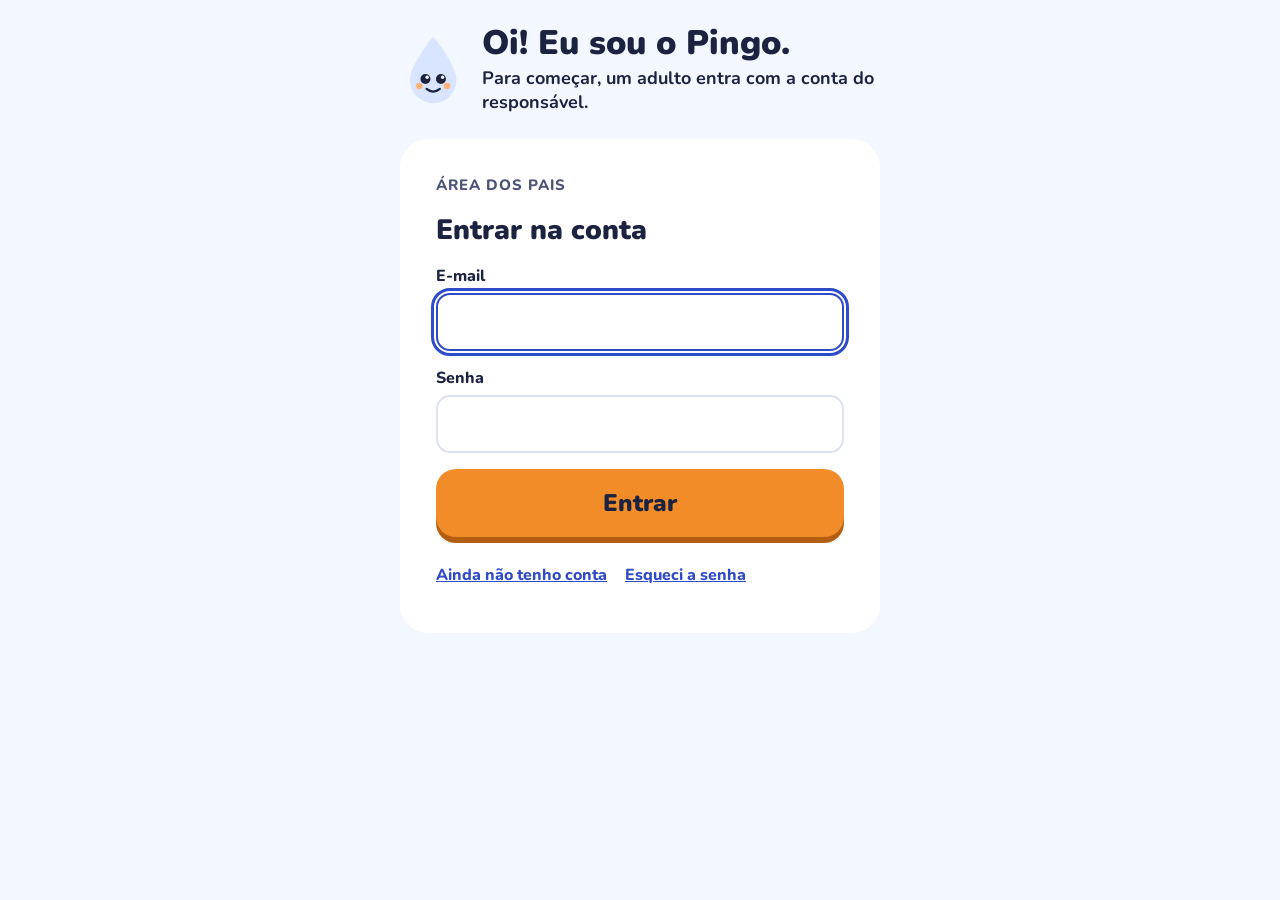
<file: app/index.html>
<!DOCTYPE html>
<html lang="pt-BR">
<head>
<meta charset="utf-8">
<script>/* endereço antigo (GitHub Pages) -> endereço oficial */
if (location.hostname === 'robertomendes.github.io') location.replace('https://pingo.robertomendes.com.br/' + location.pathname.replace(/^\/pingo\/?(index\.html)?/, '') + location.search + location.hash);
</script>

<meta name="viewport" content="width=device-width,initial-scale=1,viewport-fit=cover">
<meta name="theme-color" content="#2F4BC7">
<meta name="apple-mobile-web-app-capable" content="yes">
<meta name="mobile-web-app-capable" content="yes">
<meta name="apple-mobile-web-app-title" content="Pingo">
<meta name="apple-mobile-web-app-status-bar-style" content="default">
<link rel="manifest" href="manifest.webmanifest">
<link rel="apple-touch-icon" href="../apple-touch-icon.png">
<link rel="icon" type="image/png" href="../icon-192.png">
<title>Pingo — prática diária de matemática</title>
<link rel="preconnect" href="https://fonts.googleapis.com">
<link href="https://fonts.googleapis.com/css2?family=Nunito:wght@600;700;800;900&display=swap" rel="stylesheet">
<style>
:root{--azul:#2F4BC7;--azul-esc:#1E3399;--laranja:#F28C28;--laranja-sombra:#B35E12;--tinta:#1C2340;--cinza:#4A5375;--fundo:#F3F7FF;--verde:#1F7A45;--verde-claro:#EAF6EF;--creme:#FFF1E3;--marrom:#9A3412;--linha:#DDE2EE}
*{box-sizing:border-box}
html,body{margin:0;min-height:100%;-webkit-user-select:none;user-select:none;-webkit-touch-callout:none;background:var(--fundo);color:var(--tinta);font-family:'Nunito',system-ui,-apple-system,'Segoe UI',sans-serif;-webkit-tap-highlight-color:transparent}
body{overscroll-behavior:none}
button,input{font-family:inherit;color:inherit}
button{cursor:pointer}
#app{min-height:100%;display:flex;flex-direction:column}
.tela{flex:1;display:flex;flex-direction:column;gap:20px;padding:max(24px,env(safe-area-inset-top)) max(clamp(16px,3.5vw,40px),env(safe-area-inset-right)) max(28px,env(safe-area-inset-bottom)) max(clamp(16px,3.5vw,40px),env(safe-area-inset-left));max-width:1280px;width:100%;margin:0 auto}
.topo{display:flex;align-items:center;justify-content:space-between;gap:12px;flex-wrap:wrap}
.marca{display:flex;align-items:center;gap:10px;font-size:30px;font-weight:900;color:var(--azul);letter-spacing:-.5px}
.chips{display:flex;gap:10px;flex-wrap:wrap}
.chip{display:flex;align-items:center;gap:8px;background:#fff;border:0;border-radius:999px;padding:10px 16px;font-size:18px;font-weight:800;min-height:48px}
.avatar{width:36px;height:36px;border-radius:50%;display:flex;align-items:center;justify-content:center;font-weight:900;font-size:18px}
.grade{display:grid;grid-template-columns:repeat(auto-fit,minmax(min(100%,420px),1fr));gap:20px;flex:1;align-items:start}
.heroi{min-height:min(560px,70vh)}
.cartao{color:var(--tinta);background:#fff;border-radius:28px;padding:clamp(20px,3vw,36px)}
.heroi{background:var(--azul);color:#fff;border-radius:32px;padding:clamp(24px,3.5vw,40px);display:flex;flex-direction:column;justify-content:space-between;gap:24px}
.fala{background:#fff;color:var(--tinta);border-radius:24px 24px 24px 4px;padding:16px 20px;font-size:21px;font-weight:700;line-height:1.35}
h1{margin:0;font-size:clamp(34px,4.5vw,46px);font-weight:900;line-height:1.08}
h2{margin:0;font-size:28px;font-weight:900}
.rotulo{margin:0;font-size:15px;font-weight:800;color:var(--cinza);text-transform:uppercase;letter-spacing:1px}
.btn{display:flex;align-items:center;justify-content:center;gap:10px;border:0;border-radius:20px;padding:18px 26px;font-size:24px;font-weight:900;min-height:64px;text-decoration:none}
.btn-laranja{background:var(--laranja);color:var(--tinta);box-shadow:0 6px 0 var(--laranja-sombra)}
.btn-laranja:active{transform:translateY(4px);box-shadow:0 2px 0 var(--laranja-sombra)}
.btn-verde{background:var(--verde);color:#fff}
.btn-claro{background:#EEF2FC;color:var(--tinta);box-shadow:0 4px 0 #C9D2EA}
.btn-claro:active{transform:translateY(3px);box-shadow:0 1px 0 #C9D2EA}
.btn-pequeno{font-size:17px;min-height:48px;padding:10px 16px;border-radius:14px}
.btn:disabled{opacity:.5;cursor:default}
.trilha{list-style:none;margin:16px 0 0;padding:0;display:grid;grid-template-columns:repeat(3,minmax(0,1fr));gap:10px}
@media (max-width:520px){.trilha{grid-template-columns:repeat(2,minmax(0,1fr))}}
.trilha li{display:flex;flex-direction:column;align-items:flex-start;gap:8px;padding:14px;border-radius:18px;background:#F1F3F8;min-height:128px}
.trilha li.feito{background:var(--verde-claro)}
.trilha li.atual{background:var(--creme);outline:3px solid var(--laranja)}
.bola{width:48px;height:48px;border-radius:50%;display:flex;align-items:center;justify-content:center;font-size:19px;font-weight:900;background:var(--linha);color:var(--cinza);flex:none}
.feito .bola{background:var(--verde);color:#fff}
.atual .bola{background:var(--laranja);color:var(--tinta)}
.trilha .nome{font-size:18px;font-weight:800}
.trilha .status{font-size:15px;font-weight:800}
.link-pais{align-self:center;background:none;border:0;color:var(--cinza);font-size:16px;font-weight:800;display:flex;gap:8px;align-items:center;min-height:44px;padding:8px 14px}
/* folha */
.barra{display:flex;align-items:center;gap:16px}
.progresso{flex:1;display:flex;flex-direction:column;gap:8px}
.progresso .linha{display:flex;justify-content:space-between;font-size:17px;font-weight:800}
.pontos{display:flex;gap:8px}
.pontos span{flex:1;height:12px;border-radius:999px;background:var(--linha)}
.pontos .ok{background:var(--verde)}.pontos .erro{background:#E8A25F}.pontos .agora{background:var(--laranja)}
.icone{width:52px;height:52px;border-radius:16px;background:#fff;border:0;display:flex;align-items:center;justify-content:center;flex:none}
.folha{display:grid;grid-template-columns:minmax(0,1.5fr) minmax(280px,1fr);gap:20px;flex:1}
@media (max-width:860px){.folha{grid-template-columns:1fr}}
.quadro{background:#fff;border-radius:32px;padding:clamp(18px,3vw,36px);display:flex;flex-direction:column;gap:20px;justify-content:space-between}
.conta{display:flex;align-items:center;justify-content:center;flex-wrap:wrap;gap:clamp(10px,2vw,24px);font-size:clamp(64px,10vw,124px);font-weight:900;line-height:1}
.conta.grande{font-size:clamp(52px,7.5vw,96px)}
.conta .op{color:var(--laranja)}.conta .igual{color:var(--cinza)}
.pad{position:relative;width:clamp(200px,30vw,360px);height:clamp(150px,21vw,240px);border:4px dashed var(--azul);border-radius:24px;touch-action:none;background:#FBFCFF}
.pad.larga{width:clamp(260px,40vw,460px)}
.pad.ok{border-color:var(--verde);border-style:solid}.pad.erro{border-color:#C2410C}
.pad canvas{position:absolute;inset:0;width:100%;height:100%;border-radius:20px}
.pad .dica-pad{position:absolute;inset:0;display:flex;align-items:center;justify-content:center;font-size:18px;font-weight:700;color:#8A93B0;pointer-events:none;text-align:center;padding:12px}
.visor{width:clamp(180px,24vw,300px);height:clamp(130px,18vw,200px);border:4px dashed var(--azul);border-radius:24px;display:flex;align-items:center;justify-content:center}
.aviso{display:flex;align-items:center;gap:14px;border-radius:22px;padding:16px 20px;font-size:18px;font-weight:700;flex-wrap:wrap}
.aviso .txt{flex:1;min-width:200px}
.aviso p{margin:0}
.aviso .tit{font-size:24px;font-weight:900}
.aviso-ok{background:var(--verde-claro)}.aviso-ok .tit{color:var(--verde)}
.aviso-erro{background:var(--creme)}.aviso-erro .tit{color:var(--marrom)}
.aviso-neutro{background:#EEF2FC}
.instrucao{margin:0;text-align:center;font-size:18px;font-weight:700;color:var(--cinza)}
.lado{background:#fff;border-radius:32px;padding:24px;display:flex;flex-direction:column;gap:14px}
.teclado{display:grid;grid-template-columns:repeat(3,minmax(0,1fr));gap:12px}
.teclado button{height:76px;font-size:36px}
.balanca{animation:balanca .35s}
@keyframes balanca{20%{transform:translateX(-8px)}40%{transform:translateX(8px)}60%{transform:translateX(-5px)}80%{transform:translateX(5px)}}
/* fim */
.fim{background:var(--azul);color:#fff}
.fim .tela{justify-content:center}
.estrelas{display:flex;gap:10px;align-items:flex-end;justify-content:center}
.semana{display:grid;grid-template-columns:repeat(7,minmax(0,1fr));gap:6px;text-align:center;font-size:14px;font-weight:800;color:var(--cinza)}
.semana div{display:flex;flex-direction:column;align-items:center;gap:6px}
.semana i{width:38px;height:38px;border-radius:50%;background:#E4E8F2;display:block}
.semana i.sim{background:var(--laranja)}
/* pais */
.pais .tela{max-width:900px}
.campo{display:flex;flex-direction:column;gap:6px;font-size:16px;font-weight:800}
.campo input{-webkit-user-select:text;user-select:text;font-size:22px;font-weight:800;padding:12px 14px;border:2px solid var(--linha);border-radius:14px;min-height:52px;background:#fff}
.campo input:focus{outline:3px solid var(--azul);border-color:var(--azul)}
.metricas{display:grid;grid-template-columns:repeat(auto-fit,minmax(130px,1fr));gap:10px}
.metrica{background:rgba(255,255,255,.14);border-radius:16px;padding:12px}
.metrica b{display:block;font-size:26px;font-weight:900}
.metrica span{font-size:14px;font-weight:700}
.lista{display:flex;flex-direction:column;gap:10px}
.item{display:flex;align-items:center;gap:12px}
.item .tag{width:44px;height:44px;border-radius:12px;display:flex;align-items:center;justify-content:center;font-weight:900;flex:none}
.item .info{flex:1}
.item .info p{margin:0}
.peq{font-size:14px;font-weight:700;color:var(--cinza)}
.abas{display:flex;gap:8px;flex-wrap:wrap}
.aba{border:2px solid var(--linha);background:#fff;border-radius:999px;padding:8px 16px;font-size:16px;font-weight:800;min-height:44px}
.aba.sel{background:var(--azul);border-color:var(--azul);color:#fff}
.usuarios{list-style:none;margin:0;padding:0;display:flex;flex-direction:column}
.usuarios li{display:flex;align-items:center;justify-content:space-between;gap:14px;padding:14px 0;border-top:1px solid var(--linha)}
.usuarios li:first-child{border-top:0}
.usu-info{display:flex;flex-direction:column;gap:4px;min-width:0}
.usu-info b{font-size:17px;font-weight:800;overflow-wrap:anywhere}
.selo{align-self:flex-start;border-radius:999px;padding:2px 10px;font-size:13px;font-weight:800}
.selo-ok{background:var(--verde-claro);color:var(--verde)}.selo-cortesia{background:#E8ECFF;color:var(--azul-esc)}
.selo-adm{background:var(--creme);color:var(--marrom)}.selo-alerta{background:#FFF4D6;color:#7A5300}.selo-off{background:#EEF0F5;color:var(--cinza)}
.chave{flex:none;width:60px;height:36px;border-radius:999px;border:0;background:#C9CFDD;position:relative;padding:0;transition:background .15s}
.chave span{position:absolute;top:4px;left:4px;width:28px;height:28px;border-radius:50%;background:#fff;box-shadow:0 1px 3px rgba(0,0,0,.25);transition:left .15s}
.chave.on{background:var(--verde)}.chave.on span{left:28px}
.chave:disabled{opacity:.5}
.chave:focus-visible,.aba:focus-visible{outline:3px solid var(--laranja);outline-offset:2px}
.confirma{display:flex;flex-direction:column;align-items:flex-end;gap:8px;max-width:260px;font-size:14px;font-weight:700;color:var(--marrom);text-align:right}
.confirma .btn{width:100%}
.cores{display:flex;gap:10px}
.cores label{position:relative}
.cores input{position:absolute;opacity:0;width:1px;height:1px}
.cores span{display:block;width:44px;height:44px;border-radius:50%;border:3px solid transparent}
.cores input:checked+span{border-color:var(--tinta);outline:2px solid #fff;outline-offset:-5px}
.cores input:focus-visible+span{outline:3px solid var(--azul)}
.perfis{display:grid;grid-template-columns:repeat(auto-fill,minmax(180px,1fr));gap:16px}
.perfil{background:#fff;border:0;border-radius:28px;padding:24px 16px;display:flex;flex-direction:column;align-items:center;gap:12px;font-size:24px;font-weight:900;min-height:170px}
.perfil .avatar{width:80px;height:80px;font-size:36px}
.modal{position:fixed;inset:0;background:rgba(28,35,64,.55);display:flex;align-items:center;justify-content:center;padding:16px;z-index:10}
.modal .caixa{background:#fff;border-radius:28px;padding:24px;max-width:760px;width:100%;max-height:90vh;overflow:auto;display:flex;flex-direction:column;gap:16px}
.planos{border:0;margin:0;padding:0;display:flex;flex-direction:column;gap:10px}
.planos legend{margin-bottom:8px}
.plano{display:flex;gap:14px;align-items:flex-start;border:3px solid var(--linha);border-radius:20px;padding:14px 16px;cursor:pointer;background:#fff}
.plano:has(input:checked){border-color:var(--azul,#2F4BC7);background:#F3F6FF}
.plano input{width:24px;height:24px;flex:none;margin-top:4px;accent-color:#2F4BC7}
.plano-txt{display:flex;flex-direction:column;gap:2px;font-size:17px}
.plano-txt b{font-size:19px;display:flex;gap:8px;align-items:center;flex-wrap:wrap}
.plano-preco{font-size:28px;font-weight:900}
.plano-preco small{font-size:16px;font-weight:800;color:#4A5375}
.aviso-fundador{background:#FFF1E0;border:2px solid #F2B36B;color:#5E3300}
.replays{display:grid;grid-template-columns:repeat(auto-fill,minmax(200px,1fr));gap:12px}
.replay{border:2px solid var(--linha);border-radius:18px;padding:10px;display:flex;flex-direction:column;gap:6px}
.replay canvas{width:100%;height:120px;background:#FBFCFF;border-radius:12px}
.ok-txt{color:var(--verde);font-weight:900}.erro-txt{color:var(--marrom);font-weight:900}
.sr{position:absolute;width:1px;height:1px;overflow:hidden;clip:rect(0 0 0 0)}
.aceite{display:flex;gap:12px;align-items:flex-start;font-size:16px;font-weight:700;line-height:1.45}
.aceite input{width:26px;height:26px;flex:none;margin-top:2px}
.aceite a{color:var(--azul);font-weight:800}
.linkbtn{background:none;border:0;padding:0;color:var(--azul);font:inherit;font-weight:800;text-decoration:underline;cursor:pointer}
.btn-perigo{background:#C2410C;color:#fff}
:focus-visible{outline:3px solid var(--azul);outline-offset:2px}
</style>
<script src="../config.js"></script>
<script src="../vendor/supabase.js"></script>
</head>
<body>
<div id="app" aria-live="polite"></div>
<script>
'use strict';
const MODEL = {"w1": "[base64]/wD/AP8AAAAAAAAA////AAAAAAMAAQIAAAACAAABAAEAAAD+AAAAAAEAAgAAAQAAAP7/AAD/AQAA/gAAAAAA/wAAAP8AAP8AAf//AAAAAv//AAEAAAD/AAAAAAIAAAAA/gEAAAAAAAAAAAIAAAAA/wD+AAAA/gAAAAEAAAD+AgAAAAEAAAAAAAAAAgABAAAA/wAA/v//[base64]/v8AAAH//v8BAf8A/v78Af4AAAoAAAAAAgAABgEAAP/9+wD/AQIAAQD/+/8A/wAC//8BAQAA/f8AAwMEAgD/AAAEAAH/AAAAAAAC/QEAAP79BAACAAD/AAD/APwA/QADAgD/AAAAAAD/AAAAAP4AAf0AAAD+A/oA//7/AP4ABAH3AP8EAAABAP4FBf3/AQMDAAAA/wD/AQAAAPwCAQEAAPz2AAH7Afj8/v3+APf3+QUDAAIX/gH9/hMB/Q39AAD/APIH9AoE/wL/9/f5+gUADfr7Dfj/APb9BAUHCgoH//sFEgUKAAAAAP8ADAADAPr48wkA/gAA/QD9AAD0APYDCwQB9P36AQYA+wT+AAD7AwL5AAACAgv0AQH5/wH9Bw4B6AL+BAIA/AD6DQn0/g8GDgD+AfUF/AUEAPz+AwIDAQT8+QAB+gb3/f/9/QH19/0HBf8CFf0B/f4V/v4M/AAAAAL1A/QJAQACAPX3+fn//RX6+g73/gD8/AQFAwoNB/36CQ0FCQAAAAD/AAv/AgD69fYIAAAAAP4A/QEA9AD0AwkDAPX8+wEHA/gA/AAB/AMA/P3/AQIH9gEC+AAB/gYN/ukC/gIBAPwA+wwJ8v0OAw0A/QT1BP0EBP/9AAAABP8F+/8AAQAJ+wICAv8B+wAABQAAAhD+AAD/Av0BBP8AAAD+/vz+Af8CAQD++QEA+P0M//z/AP4ACP0ACgAFBwIAAAoEAAL+AAAAAAAA/AEAAfgAAgACAAAAAAD/APsA+wEC/gAA/wAAAQP6/P4AAP4AAAD+/wH/AP4A/vwAAAAABf33AP4AAAAAAP0FAff+BAAEAP0FAAAAAAAAAwD/AP7/AAD+AAAAAQAAAAAAAAAAAQEAAAABAAAAAAMAAP8AAAAAAAAA/wAAAQAA/wAAAAAAAgAAAAAAAAEAAP//AAEBAAABAAAAAAAAAAAAAQEAAAD/AAAAAQAAAAAAAAAAAAEAAAAA/wAAAAAAAAAAAAD/AAAAAP8AAAD/AAAAAP8AAAD/AAAA/wAAAAAAAAD/AAEAAQAAAAAAAAAAAAAAAAAAAAAC8AD9AAkCAAH/AAAGAAwGAAABAP4A/QACAwD0+QAAAAcAAv4AAAL+AgAIAwAAAAAAAAEA/f8LAgX89PkFAwD/CwAAAgIAAAAABfwLAAAAAQD6APwAAf8AAAQAAAEJAAEA/v8AAAIAAgD5BAAA+wAABwD0/wAE/wABBADwAAD+9w4FAvQAAPkAA/8AAAAHAAEB/AAAAAUAAAAEAAD8+v4EBOEA+gASBQAD/wAADAAYCwAAAgD8APoCAAf/6fMAAAANAAL9AAAD+wQDEAcAAAEAAAAAAPr9FwQK+OnyCgYA/hX/AAQFAAAAAAr3FQAAAAMA9QD4AAP9AAAIAAACEQADAPsAAAAFAAj/8QgAAPYAAA4A6v0ACAAAAggA5AAA++0aCgXoAADzAAf+AAEADgAAA/cAAP8KAP8ACQAA9/[base64]/wAAAAAAAAAAAAAAAAD/AAAAAAAAAAAAAAAAAQAAAAAA/wAAAAAAAAAA/wAAAAABAAAAAQAAAAAAAQEBAAAAAAABAAAAAAAAAAAAAAAAAAD/AQAAAAAAAAAAAAAAAAAAAAAAAAAAAAAAAAAAAAAAAAAAAAAAAP8AAP8AAQAAAQD+AAABAAAAAAABAf8AAAAAAAAAAAAAAAAAAP8AAAAAAP8AAAAAAP8AAAAAAAAA/wAAAAAAAAAAAAAAAAEAAAAAAP4AAAAAAQAAAP4AAAAAAQD/AAEAAAAAAAIBAQAAAAAAAQAAAAAAAAAAAf8AAAAA/wEAAAAAAAAAAAAAAAAAAAAAAAAAAAAAAAAAAAAAAAAAAAEAAAH+AAD/AAIAAAEA/gAAAQAAAAAAAQL//[base64]/AAABAAAAAgAAAAAAAAAAAAAAAP8AAAAAAAAAAAAAAAD/AAAAAAAAAAAAAAACAAAAAAAAAQAAAAAAAAAAAAAAAAAAAP8AAAAAAAAAAAAAAAD/AAAAAAEAAAAAAAD+AAAA/wAAAAAAAAAAAAAAAAAAAAABAAAAAAAAAAAAAAEAAAAAAAAAAAAAAAAAAAAAAAAAAAAAAAAA//8CAAEAAAAA/gACAQIAAQYAAP8A//4A/gAAAAD+Af8AAf4AAAAAAAEA/wD///8B/gAAAf8ABP7/AAABAAP+AgAAAAAAAQD+AQAAAP/+/gD+/wAAAP8AAAAA/gAA/v8CAAAAAAAA/P8AAP8B/wAAAAAAAAMAAQAAAAL/Af4DAQAAAAD/AAAA/QAAAf8BAAAAAAABAAAAAf8A//0A//4AAPv+AAAAAPz/Av4ABQAF/f8FAP///wz+AgEA/gAGAAIEAAP+///7AgADAAQAA/z/BfsAAP79AAP7AAEA+gEC/AQA/PwAAAAA/AEABv38/P0AAfr8/wL/AQL8AP4B/wL9Av8A+wQAAPwAAAD/AgX+/wD/+//+AgMA+gAD/gL8BgL8BwD+/QQA/vgAAAD9CQACAAAA//8A9/78AP8E/gD+AAD5/f0A/wD5/wP/AQr/B/z/AgD+//4V/gMDAP0ACQECBwAE/v//+QMAAwEI/wf7AAb2AAD9/AAC+AECAfUCAfsGAPv8Af8AAPsCAAf7+/z8AAP5+/4D/wID+gH/Af4D/AL/APgFAAD8AQAA/wMI/P4A//r//QMDAPYABf0C/AgC+gwA/fwFAfz0AAAB/A0AAwIAAf//APH7+gD/CP4A/f8A/PkD/wUA/AEB/AESAQz+AwX//fwBBP8A+//6AAUEDgX+Afn//f4C/gQBCP8A/v8G6wAABf0ABfX7BQMBAAT6CgP9/gL/BgD3BwAE+/z8/gD6/P7+AvoCAfsD+wD/9/wA/wD/AwH+AAAAAP4DAP//AP78AhIBBf/7Agz//fgMBAEDAP/5A/766/3/BfUGAf8EAP8F/gL4Av4A/f3///f8+//4CPYIAv8AAPb8DAgK/wce/f36AQX+/wH++f0A/wYC+QT6//4C/+8EAAQACP35CO7/AAn8ARL7AgoFAwAPAgsK/QME/gn/+AICAPv59wYA9wAC/QD3/wD0A+0BBvX8/AAAAwMC9/39/wD2BP37/wD/+gkLAAT5AP8JAAj1/AYDAgQA+gH4Bfb0/g75CQH8A/4ABv8D/gX5Afz4/wD1+vkA8A7vA//7/AHx8gcPDf4JJPn/9/0k//wT+Pr8A//zBesP/AMAAvTm/fYK/h328xfn/v/++gYV/gwUDvn4GBAPFfkEA/0G/wIDBQH18ewNAPwAA/wB9P4C6APmBBH6/PD7+gQMAPAC+v4E8gYA9vz/APcR/gMH9P4B/gYW9OsLAAMJ//cC7w8D6fsf/hgB/AXyBgQECfsA+QD6Af0J8Ar7A/ET7fwD9fUG7vIIEwr3BC74APv3PvwCI/f9/AX+7fzsEvwLAwPp5/Xr/Po68+0Y8fr/+/cJDgAaFxDk6x8MCxLy//39+/8H+wYE8+nsFwAL/QP/BPn9CuQC5wYTB/zy9Pn8FADpBPf+EPQFAPf1/gL2B9sIBO//BfgGHvTYCv7/Cf/6Au4XINv5IQAeAQEQ6wf5BQzz+Pr7+RP7DesE/QX9Ge4GCAD3B/L6BRgC+gU8+gMA+S34ByD7AQEC9e7x9A/9Dwb/8Of67+j3O/TtBfj4AQzzBBwCGhQJ7PIjDAIR9AL8/vr/BfEHAPzj+BQADwAE+wEA9QTsAvMFFwMA/fj+/g0D5f74AQvwAvz7+P4E+QDeBPzx/wH9/xX31AL9/QYAAP/zHR/V/BkDFf/9FvME+AMF+AH6+v4A+gT4+wABAAX8AwQC/wL9/wMH/gADFQD/AP8I/wEG/wIFAfz5/vsDAQUB/AD8BPv2/gv9/QDr+wAG+AEG/wYGA/7/DgkABf8AAAD/AQP4AQAA+/8EAPwA9/cAAfoB+AEAAA///gT/AP8B//sCAAAC+//////7Af8C+gD+/f78Bf4C/PAA/v8NAf8A/AcF9wUIAwb//gv+AfkFAP4E+wAA9f8A+uoB/QEKAwEGAQAABgARDP4AAgT+/vwAAwUA9fUABgAG+AL9AQMG+/4ECgr++QAG/gEB7Pb9Ev4H/uv9CQQA/hgFAQYF/f8B/wn/Bf////r9/QDz/vb2/QEDBPoDDP8OAfkF/gAD/QX48wYABPcAAgX+6P4ACvz9/wT/6gcA+vECCALxDAP1AAEAB/8HEwEEAvgJAAD8Bf0AC/4B+e79BwHb/fkCFgb/CP8B/w8BHRb9AAP//Pz4AQEJ/e/r/wcADv0D/AMCC/YCBhEQAPwCB/wDAPTz+R4DEPzg9hEJAP4fCP0JCgD+AgAR+RD+AP79AvkA8QD89PwDDAD+BhT9DQP1BP4ABf0O+ecNAAXwAv4O/tv8/w/6AAEPAOAGAPXlEA0H6wkB6wAG/gL7BRv/AgTxBgD/BQP9ABH6A/Pt+Q3sA/4GBer+AggCAv3vAvgP/v/5/QP8A/wA9/YK//4FAPP+AgUDAA3//gj7Bf8A/RL+Av79/f4GDAAO/gkADQADCiv9BAIA/wP8AxYC/QAA1/0cAAUA+fDmBQYAAgP//AMLAQf6AAH5/+78AgAa+wP+8fj3A/wI+v39AgARA/8NAPIB/w0GAv4I/BkT3PUX/wH2+QP/APYG9wD/6gUA9QUA+gH+AwT2/gEEAAL+/QL5A///+/sD/QL8AAH8CAL/BQD7+wIDAQIG//wD/gP+//0J/wD/Af/+AQIACgIHAAIAAwMQ/gICAP8E/gMK+/0A//D+CwAEAPv7+AMBAAIC/v0DBwAF/AD+/QD6/wIACf0C//v9/gH9BPsA/wAACgL/AgH5/f0JBQL/A/0MCfT9Bv8B/P0C/wD4Bf4B/fYGAPoEAP0AAAEE/P7/AQEAAAL/9wAAAP/9AQAC/wABAAcBAgIAAPX/AQADAgL+APkAAP7/Bv78AAUAAP//AAoGBwD/AAEAAwAAAAAAAQAABvsAAAH//QMAAAD+/wAA/QD+Av0AAQQBAf8A/wAAAP3/AAAAAAD8/wIA/wL6AP78AAj/AAMB/P7/CAMBAQD9Cgz+/wAEAv8A/P4A/AIAAf/9BAD+AQD9AAAAA/3//wABAAAA//oAAAAAAAABAQAAAAAEAAIAAAD4/wAAAgEBAAD8/wD//wP//QAEAAD/AAAFBAQAAAAAAAEAAAAAAAAAAAT+AAAB//0BAAAAAAAAAP4A/gH9AAEDAQEAAAAAAAD+/wAAAAAA/AABAP8B+wD//QAE/wADAP4AAAUAAAEA/gcI//4AAwEAAP3+AP4BAAAA/wMAAAAAAAAAAAH/AAAAAAAAAAD/AAAAAAAAAAAAAQAAAQAAAAAA/QAAAAEAAAAA/wAAAAIAAP8AAAAA/wAAAAABAAAAAAAAAAAAAAAAAP8CAAAAAP4AAAAAAAAAAAAAAAAAAAAAAAAAAAAAAAAA/gAAAAABAP4AAAAAAP8A/wAAAQAAAAAAAAAAAAAAAAAEAgD/AAEAAAD//wAAAAAAAAAAAAAAAAAAAAAA/wAAAAAAAAAA/wAAAAAAAAAAAAEAAAEAAAAAAP4AAAAAAAAAAAAAAAACAAD/AAAAAP8AAAAAAAAAAAAAAAAAAAAAAAD/AgAAAAD+AAAAAAAAAAAAAAAAAAAAAAAAAAAAAAAAAP8AAAAAAQD/AAAAAAAAAAAAAAAAAAAAAAAAAAAAAAAAAwEA/wAAAAAA//[base64]/AAAAAP4AAAD/AAAAAAEAAAAAAQAAAAEBAAAAAQAAAP0AAAP/AAH+/wIAAQADAAABAAABAAEAAAEAAAAAAAAAAAAAAAAAAAD/AAAAAf4AAAAAAAAAAP4AAAAAAAACAAAAAAIDAAAAAAAAAAD+AQEA/gAAAAAAAAAAAAH+AAD/AAAAAQAAAAEAAP8A/wAAAAEAAAj/BQEBAAD/AQUEAQACAv4A/wD//wAA/QAAAP4D/v4BAQL/AAABAgD/AQP/AAD6AP8H/wAF/P8EAQP/B/8AAwD/AwADAAACAAD/Af8AAAD+AQD+AP8A/gD/AAP8/wEAAAEAAAD4/wAA/wAABAAA//8FBgAAAQAAAAAC+wQCAfoA/wAAAAAA/wAD/QEA/gAAAAIAAAADAP/+//4AAPoBAP8J/wUCAQAA/gIDBAAAA//9AP8AAP//APwB/wH/BP7/AgAB/wABAwMAAAICAP4A/AD/BwAABPv+AwICAAoAAAMA/wL/AgEABAAA/wD//wD8/gH///8AAP8A/gAC+v8AAP8AAAEA+AAAAPsAAAQAAP8BAwQAAAEA+/8AA/sCAwL4AAH+AAEAAAAABwABAf4AAAAD/wAAAwMA/vv//wPWAf/0FAUQBP0AAP0FGQ7/AAvt+Pz5BAYE+/HvA/8TDxL9AQEAA/gBCxQEAAwN/Az8Av35+xMLAP3m/AYLAgEd/AAKBf4A/gIBARwAAPz9/+8A5f0G+xD4DAD/AP3//e75AQMAAPsJAPj/AADwAf4MAPr8EAX+BQH+/9n6/fz6HQ8N2wAD7AEJ+gECABkF/gf3AAAAEfr+AA0U//rq/wsC3v367hgJGAb5/wH8BioZA/sS6vf9+AQYAvzu6QQAIBUT/QIJ/QP2+xETCQAUEAUQ+wft9/oTDf363fwKEfwDJPQBFAP6AfsA//0hAAP69vntAOryCfgU+hUC9QT2Afv09QMDBPr/C/v1/wIA7AICC//5+xIM+AkD+vfd+fcD9i0WCuT/AuUGCfTx/QAkBQQK9QT+BBz5/PYSGvz46/4O+fH3+vIOAhkG/f0D/wMsJQb2GgH9BwACEvr//fUBABEMCfT/HPcI//kOCg4GCAodAvwIzv8ABwT6Ce3/CxAKAQ/1AST7+Q73Af31HQMD/uzw9wD37BL2AQANBOMR8gYI/PoDAQj7CAP03PgCCPQD/Af7+v0FIgkGAvfw9PzwFfgYCAD5/QDwCvz93/P9IfsHBfkU+QcY/fzsEwX5/vL5Cuby7v3yDu8dDAL8BvgDKTML7xok/A4DART1Aw73AAEHCf7w+ybzAwX7DvYWAAQJIf/4EsMCCAL8+hX5CRMRC//5/AUq6/UZ9Ar88w8LBvzb7QEABvUQ9PQE/w3cE+gKFQX5+/0JBBH75+3yARL0BAD4+fj9/ioUBQTi7Qn+8x37CQIBA/sG9QvlFPDK9S37FwL9E/ELFwP85xz29vL/+gTa3u4B7v3YHBEGBwTvDSooF/gVHfUHAQIg7v8V7QMEBBn4+AkZ/vIBASX/JfgMAwz/8xXRAwL+CQkJ/gYiFQAJ6w4GIPbnHfAS+uQVEA7/4PQEAAPzC/DuCf4v8gvjCBYl//X7ARIJ7d7zBf0N8RIY6vrh/uwJI/4M3OAH7AwKARMHDfL9E/AT3SkTufE3CCj/AwPlECIL9eET7fTU/QEQ/NXv/t0I4hMLDAoA8wU/Jib6DAb1A/IJGvj8GuAFARAk/gcHEgz58/w2DB/1GwYZAPEi4O79HQ8aDe74MBf9CPAVFx725hbxDfXeGf4j8fXs/AAG7Qbw8gAHMPsD7gcXJfbu+PwLEOva/BT8D/IlKvjt2v3u/jQEJfjJCeEX5vIgFwfPCgLnHtwUI8IGMvgsBAH63g0oCfjQIvXu0vf+J/Xy6P3tBuMEDQgI/fYBSycV9gMMAwbyCBjs/BPyAv4KHAT5FgYaBe78MxsY+yQKF+/lFwXL7xAAGxHu9xwi+gXiKgUY+98UBAn8yxbvF/3k3RgACOf19e3+Bhj2/e4ADBoBBPoEAf7c0gMF/AbxHiz279/94f4m/SX7ywLmE+vxIg7y4icI6B7ZDiXDEjT0JgD+CvAGGfrv1xX28ewIBCDfBOj7CfDaBA4U/vfs6Rww8/n2MQcIAgER4QkUCQL88fXx5gQMJvcKABH2FP8YEyHt5hgdzfoT8gkb8yAEC/bu0SQADO/p6wz6+vHw9v8Qx+UoAAnp+PPrCvkY2QP9ByYvDxfvB+0J0sIY5v0Z+g0R8PL1CMQIFesT4uQR0xMTAPMN3hMVBv8O3iYuswYl8CcBAQUBBfUS7/0U6/71AgAM7wz79/z/+BT5C/r++eQUKPjs8v8DBQQFCuwCF/r8AOv5/e/7DDT7CPYG9gYZFSQnAPcMIOb9FfDzFOQj9fEB7dIX+gDz39QK7OoY5QH3DeHkDgAC6ATv8Q/+M+4RBQslJQoS6hfzBc7KMuf/LPTzAO/q/AXVCf7tGeDnEO0CCwH3GtsFCwv+BOYCLNcFI+weC/X+DQH9EuoDHPXv6AT7BP/2DAHnIwIV8/f5C/ruKR8J6/zY//f5Ax3+BQzq/P8BCQIB5gsjEfTl/QEMBxIgLQ32Bfbv/R7pAvbSEQcD9e/8DAkL+eLfAfv8H/3w/fkB1QMA8OsA+wkOCTPsMAj9MgDy/ewK8hLr1SPuACjj7AoF4f786Q/uBBf75f8HAvnjCCbb6SkB8AXc5iXyHDL2HxL4/AwDEhEI/BYG48X+7PwI0AsD7CkFFPr38Qv1ACkiCuwN7Pj2+gQB9vgT3u4I+ggB+OgHBibz4/rrEf0IFjsM8hTZ9wEk/w8BzPoRFwX6FRAOHALz5ff8GCkM9Pz6BOEOAN30Cf0RCSE58E4K/yj96+/3BQUNAeDsAwAf1vgBGN35/fUc5QcfAvL1F/394ws26eAMBtUJ4+4h7w0wCRIU8/AABQwMCQMVGuy+2ej7/fQA/fTy/Qf6/OoH5vv4JxPs+wkC+QP88eTvOPPwC/r/9fTrEAok/tv2zPwJBPlI9vYq3AUO+AoJC90MAh0A8A0uExj2/+bt9gpfAfwB/OLxQwD9/gAC9hAjOvU79P4mIfjt7wUCEuzT5wgAN+UD9fviCwX/Fdz7Gvn+KBL3IgDsJNoYAwrhD9oKONj7MgkSDPv09gfzFwMC/hD9v+Lu9Pb1/QkJ8gYACgIC/vwE8gf6//zvA/kE+/b59h8CBAr98+4DBQMACwD6CPEF/v4NGPv/APz9/wMMABD9DwILAAgHL/wE//37B/wEHvL8AADv/h0AAQD/+PEFAgABE/z6Cw3/CvcD+vr/8/EKABb3Cvry+f0B9gj2/fsMABAH/wEA9v/9DQ0H/AP6GhTm/BH6A/z8A/wA7Qz9AfvzCwHvB/oG/fMJBwAO+/8CAwEGAfX++wAG9f3+BfsBAf0UBgsF9P/yAwUE/woB+AP/AQf9CA39+fsD/AQBBgAIAQz/CwAHAAL8Avb8+gUD/w33/v8AA/0AAAL7/QX+//0C+RD5+wAC/P/8AfX9APnwBgAE//359/7/APIE7P78BvkA/wD9AAP/BAoHCwAB/A0SAgQGBAUBBQADA/QCAf/4AwsD9AUAAwD8DP8MBQH9AgIEAP37A/oAC//5AgT/AQIACwUNA/3/B/8E//YOAf4EAAEP/gkICPb5Cf8DCQABAwMG/w0AAAP++//w/fkCBfn4Af4AAQ398AAEAAEECPv+APkE+P78+v38AAH5+wAC+QEAAwH2/v4D/f7w/+oE+///+/oA/wAJAAoIAAoAAf8MCQf/BgcCAgr/CQD+/AIA/AYLAvsDAAIA+wAG/AX9BAP+/wAA+wMAAAIAAAABAAb//gf+BAD8//T7AAQD/wP/A/r/AP0KA/74AAD8A/sAAQECBQQDAAQAAAAAAAAA/QH4Cv/+AAH6/P0AAf8BA/sA/wD8BPsCBAEDAwAAAAAAAfgBAAABBfz5AAEAAgL+//sD/wP9AP8AAP8A/wADAAAAEQkC+gQEAAT++fsD/wQAAAEAAAD8AP8CAPkABfsH/gMD//7+APsCAAABAAAAAAAG/P0F/gL/+QD2/QAEBAAC/wL7/wD+CAL7+gD+/AP8BAAAAAQDAwAEAAAAAAD/AP0A+wn/AAAA+fsAAAH/AQH5AAAA/QX7AQMCAgIAAAAAAP75AwAA/gX8+/4AAAICAPz8A/0D/QAAAAABAAAAAgACAAwH/fsEAgAC/vv7A/8D/wAAAP4A/AAAAQD9AAH+BAAAAAAA/gD/AAAAAAAAAAAAAv7/AAAA//0AAAAAAQEAAAAAAAAAAAAA/QAAAAAAAAMAAAAAAAEAAQAAAAAA/wD/AAADAAAAAAD9AAAAAAAA/AAAAAAD/QAAAAAAAAAAAAD+/gEAAP4C/wD/AAAAAQD+AAH/[base64]/QABAAAAAAEA/wECAAAAAf7+AQEAAAAAAP0AAAAA/wIAA/8C/QAAAAEBAAAC/gEA/QAA/wICAAAAAAD+AAEBAP//AQL+AAAA/gD+AgL/Af4A/wIA/wEBAAABAAEAAP8BAAABAAAA/v4AAAAAAAABAQAAAAAAAAAAAP8A/QAA//4A/wD//wADAAEAAP7+AAAAAAD/AAEAAwIBAAL/AAH/8v0AAv/+BgEDAP0IBgADAAT69gICAAEDA/72+wD/BQAK/gT+Cfj/AAUEBAEFB/0E//L///wMCAAB/v8A/f8BBgL9/wYE+v4AAPwF+gYE/AX2APcEAfwG/wEAAP8GAQH7Av4AAgD/A/35AgD//QD/AwQAAAMBAAEAAAD5APr/AP78BPUA/vkACf0GAQD8+wIC/gAA/gIBAAoHCP8F+P8G/fD9AAX//QoCBQD8AAT+Df0A9fsEBgEBDAL98foC+Qz7D/oEABH1/wAIBQgBAgz9BP7u/f77EhkABfwEAfv/AQoC/gIHBvj9/wL8CfYKBvf+8QD0/wT3/QEDAP77/AEC+AX//gT+/QTx7AgAAfUB/wUE/AEEBAACAAAA/Pv4A/7++wbw/vz4Bwv8DPb9+/sCAf4A//8AA/0ODQv9BfUABgXtAgAG/v8KBQf++/YA/hP8+/n7AgoDAg3z+O32Bvca9hD0BgYU8gEAEQkMAQMUAAfw/Pb9+xgu/wH8BAD4/AARAPcIBQf1+vsNBQ3yEAbg++sA7/oJ9fsDBAH+9/EEAvYM+v8F9/4F6PEKAAjwBPgHAf0CBAf1Bf7///vp9Bb7+/cM5vcB9BIQAhP8/QIA/wP9/f8CAQT6ERIM/Art//8C4//9ARIIIA0I+fnq+wko/vYL9wEPAAgD5/ng5Av3Nv4X7AoTD/X9Ai0OHgkBKvcW3gHg9vYtSP3y9AADAAf/Kff+GgcE/fHxDBAo6hMIz/PjAOL5EvQHBBAE+vnrBwXnDfH/Dt79D9rsCgAJ8BDsDPn6AhoQ5gz/+f/o4PMg+gj3EsXxDeMjHA0F9/4YAPIC9Pf8CQwE7xksG+4K3/wP99/16vUtCzQU//L64wI4PgbzG+37DvoPB+gA8M0G9EMKHfL5LgUL+/k3BScAAEIJI9EHsOn1LlD66NUMEB0VBDrfCDkGCBXh7w4VOd4gA67q4QDV5CLvAQsSC+sJ3RIN8gPr/BjgBBa78v4CBecW6xTt+AYfJPEa/e724Oz6KeoI9Q288RrLJxQS8eL+Of/5Bej+8SAWBuwaPCna69H2DOr6zO3mHAImBOvsCN8PQEkI4Qbf/gz3CRvzFBLtAeMzCxTp1EgEKQf1EAoC7g5ANxXdFp/xAAk2/fDqIB0mCfP83AxA7QUkz/EFFy3eEwOv3fEADdgk8/wOBA3nDcsSIRD65/Ug9RX3v/zsAxACEeUb4/QGFTABHv3v6wDz9jL3B9/4A/ASzRcNEfbJ8kD8DP76FOghDRL2FCkZ1OHv6xnMAcz38iLcE/Tt7grpESpS+uAQ+u8gDQge3SAb+wPSEwoC79Y99BQI9xP79vIcEioV1DfL/wf9FP/u+RghHBD25e/tMtsKItH39fwu+PoK0/4MAB/OJe/lJOT49A7hEyUZ9+j7LAkg+80J0AEKCvj3EOrsBQMmChTo0O//3wNA9gne6ifcEdf+/wsHu+lVARD9Dw7jHwkM9hEtEM/fD+T53/fy5tYYtxT4BAH6EwYvPxrx7gTzGgYDHfMe+uL83BM7G/3HIvYA+BEBEeDxIfYRHOA/6/z8AgkV1QH1JvwN5trg5xsBChnkD+nvRPMBC+ol0gAH3CTe+x3s6gD/8QgzG/vdCiEAIO7dFukA/Cr2Gg4B0QIOAiMLAeoAzOsdDPZK7u7x3Pna9AULFMzmLAcI/Qr71BQNA+sdNALg/yPcH/vcGubfIKoOACUT7A8hMUIgBuwX/AbyFBsIGe7V8OgZKCAH4g4T/vUWCQni/BzUBhHRMQ/l+A8DH/nqAi3wD+/iHe4mGwEu9BXP4T7g/Q0BIMwADMoE0/cK6eQODNwTFxn/6/8K/g3/uyPu//IOABsD+MP7JwU3BhwR7cf4Ld/aRRPnuwrr5foRLD67CS7/Bvvu2s8MIAvoFjcE1hAp0xYP4wjqBxHHBhU2JOoGKC0lGPwBDfYQ/RMZARz98+4PGBgH9wAGCPP0/CEQ5QY65/v74CUmx+0P8x0V6/4b6w7621LqKRXTNAcf0NAm7vAhGw/IABa3/c70Ev7mFgHkFhAYFgwMHAD/7cEo3gDvCRLz7gOrChkMUPomNN7X4x3m4koM/Mgo4vzw9S9BsyQj9Az7AMLkGxP86A1GA+shG/78H+38AyEf4vcWPBPm7RQXJQQGHg7uEBUeF+MUGQjvG/Hx6eAEFhD6G+8d3OkCKfn13tITKsL4COYJR/oQEecMANVi9TgFzxr4JLHlEe/cKhvt4QAnvvbxzjr+/PsQ4CAjByEnEh8MBOLOKNf/Bv0I9/H/wCj9HVDzETHb6fYr6P4fEPfSDvkV6fcdRsIXGPoJAgq48DMQGfARRv79IQ8M5CkT8ggPIPUABDgM9d3+CQoT5ibb4gsaGD73FBLz4/b6/v/m/SAY8hb6IN7nAhQfAOrJJCboDw/mASvpDQPa+wDVOwAc6tHo8h2tAxL73CUX4t8ACcYH9tEnBwwGIfckJwsnDA4mFhLD1i3ZACEND+MD7uMX7Ag0DSck4hX5KO/sGR//1iLeGtfzDkXdJgntEA4a1PogERAAITTw4v0cAPcsCwsdEUMFC/keEfXK9BL4Fdcj0dz7Bg878AEB2uD2CxT48BsIEPUE9S0FEwYCMB3t2RUa8BIR0wss8BT3A9Ue5x4MEt/F0u8CqB0X7wYII9D2APjIBPbrEQpE+DD8HR/aDwoQHSIMzP4v+gE2BAb//ej9DPD2HAYYHdYl9jXQ6R4LCs8k2wnXCQIu+ykU9xsVF/YAFgETDgcx5N3WC/jmKeYHJw5YBBnzIAMQx+0YzgzPPMHi+BUVOPnuHtTn6wAG9AcTDh3xCPs4+Rb76Skd7NMiFfYRD+oSNhUSDwnfHfUGACb1vMraGcAfBesE/D7Z3QACzBMCBxMDV/dGAgkZwv/7HS0yCNQFHxIBPfj8AwDrHhLiDAn1HQzPItskzesODgvU9fH45BHoGA8qKvcsKAzwAiQc+xQEMQjq7O73tyHdDvwjPhISCy73A8TmHcwDyjjI5PsODh3n7Dvc6e34Cen1AyImCQ4DJO8I+fE7MuPbOxvvFgLq+jETEB8k4BrxJAQ3CM/F2QTFLu/y9gEe4d4AH+EZFPkgEE3vN+kXI9AI9A9AHAjOy/4BAT/gGBb37hMS/Cn98gP51xbYBe7v+BoK2cUFAPEZ8Tn1Ix7tFT0d7v0WGREN/iEQ2+v6+boK5A8FIyEaBgsoBvzv/SPk2OIf1+/wFgEZ8/g/AAkA9s0B4RIfCQYPFR30Ge/3LSDnFvMrAQz29/ouGxkfIMsT9kfvGO/f3RT/6B/v9O4E8wPvABnuIBDkChAw8wzw+Pz5APsIJO/6894S9AE76QAf0QP+DeA22vDwCfEv1vDn8PHzDQPlDgP/HRUT4QwL/iASDgQIAg8C+wkI4f4KDxvSE+zuAykfNuf0KQj89AU04OXqKen2+BsFE+0DLgEQ8tfe7uYLIvsIFiQZAAzn8ygQ6AfpKPkP5e7yJgcJFQviGfcE6iTh4uQDBuAQ7ffuBQ/+/wAY7B0L0hQFCucUAA7y7RDzEx7w+//4/fUAC+oEA8wMAQ3dOOT15xL3EOLw4/PzAxPy4AQIFSQTDgUY9QECMAzyBQ0iBgcCEPH9CAQO2AsD8QkcDxX27xoMBPEEKufjASD78v4VAg72/REEGPDh3Pj+Iw/0IxETEvYNBvQb/uf54Cb3CAjc/BEGEAEd/hr99OYO4e/wCAjfAfn/9AYa5QQAFekGAdQN6uzjE+4D3+oK9A8L5Pj+/OvqAPbc9AzUBAEF5x3F8OT5+gjn/fX2A/sSCOcLDQ8DEwL8BQwhAxsO7RAJEff9EwT5CgfkDNn3BtkBJe4r/Qsd+fz4AAYG+AYWAPsCCgAW3/cb/BDx4uvY8BARChUU/Q3cCO/6KQnT6Ozs+g0C9AshCxoTHwYd/gj2Bv/1AO0E3SDwAPwL8uIKAAbyAvnkGOzw4zXdDRT1Dw/+AgT8AOrd+AAH+Bn+3Or+CwYb8dfmAuUPAAAJ9OcE/P75EgcP6iIf//EdHAQU++/5FAAQ9gYT+/b91fzj8gHqAA3tJwUEDP/9+AAFCP8BBQD9/gIADfMC/gUE8/nz9/YDBgMKAQL88Qb+ABUC7gH4+AgDHvkKDgQNCwwDBQAG/P8B8wD3BPkJ+//5BPTmAQAD+AD67Qj5AfEY4f4J//8I+/8A/wD57PoABwUF//X1/gUBEP/p/AbyBQf+DvruBv4I/QsGDvgLE/35CAoEAv8B/gb7BPcDBv74//D89AcA7wAK9BkBAAgB+vgA+wEA+gUAAP8AAA33/P4CAPbu//75AAkH/f8B//8B/wAVBvP8APgDBwYNAgj7CAEJAAkAAQAAAPgA9gQAEQD/+gH37v0AAPkABvUG/wf6Eu//AAT/APz+AAEA8fEIAAX6DPb49wAGAAsA8wEJ9QMB/QEA/gcAAv0IAQz+AQ7xAAEGBwMCAQAI+//6+gAA+AD1/P8GAPcAB/gMAAAEAP39AP0AAP0BAAAAAAAI+/sAAAD79QD//gAHBP8AAAAAAAAACgH3+gD9AAQACwAD/wMABQAHAAAAAAD7APoAAAsAAP8A+fYAAAD7AAP4AgAC/gz2AAACAAAAAAAAAPf1BgAB/An4+/oAAgAGAPgABfkBAP4AAAAEAAAAAwAIAAAI+QAAAQICAAAABP8A/[base64]/v8B/wIAAAAAAAAAAAAAAP8AAQAAAAAAAP4AAAAAAAAAAQAC/wAAAAAAAAAC/wAA/wAAAAEBAP8AAAD+AAAAAAAAAQH/AAAA////AQEAAP8AAAEAAAAAAAAAAAAAAAAAAAABAAAA/v8AAAAAAP8AAAAAAQAAAAAAAAAA/gAAAP8AAAD/AAEBAAEAAP7+AAAAAAAAAAAAAgEAAAEAAAH9/vT6Bf4MBQADAP0CAwAGAAL89gIBAQEA/gD2/wD/BP4J9QQDBvr/AA3/Df/+D/wM//f7AP0DCwD+AAMA+wABBgAGBAgI+Pv9APz+9wUF+wL7AP8CAgEAAv4A/gAFAQABAgD/BAACBPb5BwD+AADxAwMAAgX+AAj8AAACAvj2Af76Af8A+/8ECwAKAAD87/oBAAD+AwoCAAkNAvYC9/4D8PEO+QYMDBEABQD7BgUDEvn/9vD9AgYCEPz/6/v+/RfnEOwKAwLz+vwu+hsB9QQCHADf+P/2DhX+Dw0DAvoABwwCAQz/Ce789AL5/wcHCwgH8wD2/wb4AQH6/vD9DQH+/fz//wb9AAsIAREAAgD/8gQEAAXx+uwM+P0AAv4D7QL89Ar1AP36/xj5A/8ABQQCBf8A+gcLA/4dHgv8Du79+fP2BvgIBAkH+QAA+gYK/xbt8u39AQ0FAxf79OT39usm5w3zExIK8/sGKfMc//wDDAf75e719hIY/QT6BATo+QsF5PMMBAQA/ecD/QXyDgf+++8A/P8EAvn3Auj9/v8F/vUGAAD29AoQAhARAAMRAvEHAPsAAgbnFgD+5Bbv/gIR/vME8PoBAA0M8hb0/A0FCAbz7PsEDQX6CgoGC//8/v8J9wT1BQIM+vkR+Pf5/fz/9eMU+/sFBwsX8O/k7QfkDhD1AQwk9Pv69jwQDAETGQcD4Rvf8QgXNQT0A/0J+fMYCuPjFwMBA+XxEAIR9g3++ADsAO/tEQ4A/vH5/QHvEfvuFPENB+UEDAMtBv/zAAbrBfP7CBUT1yb+/OIK2fUl6wLyEM/sDO4yEPX+5fwUE/4M/9n+IQAM9vYNEQgU9PoG8O4I7RYS/wAhIvPy5AMJ8/7tMP4GBvoY+eL02O4S7fUeAAwKHvIE9+8vCxYICAzn+Ogz1OYDGyf//AjnBgwTEhj49R0PExb18Q8HMPQABwAN8wDk5Rbw4Arb+wn/7AD4+RbqERDy8x3vMAwA8PMM6RD5/P00FOki/+Pt2+8EN9Tq7yHG6hbZFxsN7Ov8ISjxHOjJ/BbnFuEFEA8fKtT1/+T8CNggIwD/Iibs5tAMD/786iYSGx/9EuLeA+/2/tIODAYG7Dn5DRDlCvT1/fj/9fXjGNHI/xIY7QUC4hUCGvwL9/kkDg4k/+H09D37HBEB+gwA6u0y0u8e1+UX4OEPA/4l7QcR9PYm4A3+AfDyFeYU6PkIMxQFIf3J8+fpETLC4eH82tENyAkTK+/s+BIi5gHvtfgZ/wvXIxwFCy7l9xTwC/HoFgX4/g4W7f3OFQkQ+OMVHPwe+AAI9wAAE/vHJe3s+sE98QkN3ecDz+IGCBjq3v3K7v0aA/sHBusN/gD51e/yHf0HOAnk6esmDBQNCvERABHqMcrvFdr1At/WEwoOHun9FBYHDwIF9gIE/BPmFt/o9Q0qBAgG5Ojz0wRK3uzf3xjLEtn3ESMAB9QOJw3l/cnpBOkE0ScA/RYl9O0N7w8B8hf0/AcIBADp4wgbJO7TDyPoFvYHE9cH6/wDzh756AHTJ/79FfnwAsTjCAwE8dAI8Pz8LP39/BLcJvgACdv/AR38GRwH8unPKwMND+0Y9wD49DXQ5w7W6Qr17BQQABv2ChknDhj/8vUACwXuDRHuzfcJKwPq7t/71OT7KNoG9e4i3Abn9yMOD/PCFiES4/nZ3ff/8N0NI/IKHvLjBOn8E+b7+eoe9goN8QAXAET+6vk41AQDEBvcAcH88s4YGgr0zRMf+P/49vS/9RIA7QzHGgcQ9BnmEuD43CT8BATvBhATDBgX7wzZyTT7GSDgNvkA8eomzwEPzd4S+d4WEQwK6BMVHQsZ/PnsAQX13xv69cz5HPwcBu/zEMr1/vvdKP3rBgn34Pwd7ybruQgCE977v9v6FvjwFy/+BRIT3gfl9gjnAAfcJQYFC/f+IuE9G+/7NN70BgUX2RTZ6d3YEhsG6+D4FA371QHpzgsF3Az9uxwQ4Pf/6Rr65PUIAQ7/DC0fJxT/JPkS0uYu5vgc3BECAAPqC8r/IuQCDgK7AiEC+PcGGSADB9Yo5wAZzOsV5QHHBinsJxjiDBPc/gbb/ycb8+Yi8eT4E/41wukl8gDX78TzDRT8AQIh8t4VFOXl+gUC6/73+Q8RBPn9DzrdBCXg+Bj35Pj+N/4t+vPh6w4YCvL4BgwL/bwV7eoVFLwAB+IOKc7fBfwN/fMN9gEG/iAoHhIY1Sb0D8sJHf71CfT7/QAL6fHlGRP3CBkHwQwwB/oCCx0aDtXfPNz9GtkY+fIDqAEM2UEjAUAA9ezs+gswIO/ZIP3/1/TsHNsQHQwJ4QfUBAUTBxfVFPniDh70/RsQ/QL8/REZ+w3xFvkwxe4m/AvyAuMQAiwAPCcC7OQTAAgGAygEDQS3IOjpHf3GE/3cDy3b9PwLDiz3Gfnq+O8oOREi57IwBxDdJBQW8QwK4/kACeD4ARwg+xkKBNUCSP4BBvYhCAux/Tbl/C/qHgD288gI0eVCDg409xjdAysAGCX95ggR/rzc7hXf/AgFEe0S1A8FBgcOuyHa3BoT9vsmBhcVBBIFIfo4AxXzHLnkJPcj3ezvHAMk9i8d8ebcAOUZ/hUj4Qv66hfm/STV/REX4wU34O4PBRJH/Afw8/sHKTH+H9PCDAwe4RUKAPYaIs7vABTw7/APHQD+ER3qAi7oAgMKKfj+qvcd7f466RrlFAjOCq4NUgIbHwIe2iUW+Qw6CusG7g+w6fT72d7/CAYDEeUfDR39BNwnzPokFgXjDgkEHRAa8hb+PBIM6Aa43iLWNPbo9Af8D+0NAPry5v75EQMeD/bv8v8X5v4VvBsYCOkCNvv/CykRMf4Y2QPX/xwo9wK7x/IUBuYoEOAMFh7jDwD37fHtGRURASwY9gkN6wEOAB/37sISK/gAPQAN7gQU5Q28/SP8KQboF+MqAwcJFQL3GOkI0vUR+9vXBvDqEhMAEhEBBPXsLdwPHQgf1wL++g0IIAAN8SQbEtb5zMon1jDB090A9invAxr08Qbx//wmHQsM/+YGHAcBC+QdHgjzDCAW/v4nDCEYIvISxwoOCCHxxtDzCSfMHwju6fkp3O8A+ub5+wgIHyEyKBv0E9/w8AEI7vLDACogADwIGfL+DvwF1AkW8DkU6hbuAu8Q7gsH9wvm/N4G7/4B8R3s8yob5/oX/QkL+ijmExMCHc8e7vfrCzQDEfswCAfH3/C0Idokxs7kAfs68RIf9fP38/j6IgwnFQrvARsKCwn9KSj5A+UqBQ0LIhMUDy/zKsL96ewX88Th6AAa4y4Z4M/+EOj8AAnm+QXrDScpOiEN8Bfy6vT1HuDwqewTLQNN9BIL+gIdDuQb8v4tIOsB8OoHEPwC+AX1+Ar5F+8O//8t6wg6D9cCE/QPAgMbBAIABAfqD+Ia8f1CEBjwGRcU7NwwtxDmL9/Z3QEAGwgWJ/oRDPLpCA8HGhUg4/we+x4o3x0cDge5Nh35BgILFA8jFSTP9//m8+/X6d3/HAUUGtnf+An9+QAO6O4W8w0oGR0FEd32C+H8/iLp1sTqBfgEHuP3LP8IG/7yJ+EUGxfsBdjkEBgLEAYX+xYW7BT2/xgJDgIMLQ/wDAsU8QQYBwcR8gMP3gb4DuL2PxEB+TcJGejpPb4C2znU2fYkCRUAFBsDHOP99AkIAxcNHA0XHPUcD/IPEPwGvE4N/PUV7SEPGBgb2f360c8C9NPd8wwJFw/w3gYL7wEAGuz2IOYHMxz2Bf738ADx+wUy4e/i7vr+BBXv9Sv1AQcR/ynIFPv94Q7J2/wbDwoGCcsPEuomAgQRGucZDCQQ0/YDPP34+SQP+xQOEtzx6hrj+Q/1/+8eBRTx/CzHAOIi1efuEPwT/goMCgvVEOcGHw8HCkTx+g7nHB7t6xr6E7xAA/EK9v0V+xQEHent8eDH+QTW6gn6AQwHCO/8EdkqABDn7wPg/x/z7v/k694k5Pj5JN775RPn/QMQ8Pgv5ATt9hUcvwfr4/EN2eEWFvYUBzHdDwTrEwb0EgL4LgMX+ub8+C3j9QQH9AoRCwzLA/roAvECFQL+Dv0N6/oo8wD8Iurz9wj7JOsQCR0V4/8KAQz1DAE7Atv3zAcW/PIe6QDDB/oNHfEjEAEbGjDy9PP11P4b4/jyB/IN6wH2/gHRHAAJ6PMXzQ7+8eAiyfkOHPwJ8wYHBfQP0/EAFv0DGvbz8wIfGODn7OzjGQ3sGufPEuYl+BQHB8gLDx37ETUHJgYFAv0K/AL1AxAD+PL1zAL03gX5BzUJ/AQGD/X7Jv4ACRLq+/UE/iz7HO8eCO0G8//29vjmHwD579kNDQwA9O0I5AAo/C/wIA8RBRIMBff3AvP6IfH69Rfw7fH29wL4zOQAC+8IDdgL7BfrCMv1APP4C/3+Fhv8CebaAP4e+Qn+/AD+Bwr+9ff13/Qk+hLjzvLzI/kDExfmBSAwDvUE/xceGQ77BPQQ/gYSAfgF9e4X9tz/Bww2+/wFBP/3/SX4+v0Q9QD7AgAj6hfsGAP04v/x7v0I+gUCAPz4BPkGDP7gBP7qIgchFREVBAMKCAII+QP2+hPy+/EN8wH98/cC9troAAfxChfZDvIU9B3j//z3/QMA/QcS/f/s8AD8FAPx6PYFBwULBekHCN31EPwB+PP7/Av7Awob/gIZIhD2AAINGBgHCAD4CfoCBfr98/n/Ff/WABgBMPj/CwL2/QAB+/z5CAAA/wAAG9z+/QMB98kA5fIAEA/+BQAIAQD0AEQF1vMA8AMRBjT/DP0IABMCGv/9+wAJ9gDrA/owAP76Advj+gAC8AIL5Qr/Bf037QAAAgAA///+BwDd7QoABv8k2uDrBQkACADe/w/gAAH4+wD/BQABAAn/DQH9Hf0F/QMGEAMEAw/8//30AgH0AOT+AAIA/gAAAQP//wAAAAIAAf4AAAEAAAAAAAEBAQAAAAD+AAD/AAAAAAAA/wAAAAAD//8AAAAAAAACAQABAAAA/wEA/gAAAAAAAAAAAgAAAQD+/wAAAP8BAf8A//4AAv8AAP8AAAAAAAAAAP7/AAAAAf//AAEAAAAA/wABAP8BAP4AAP8AAAD/Af8A/gEAAAD/[base64]/AfD4A/oT/gABAAADAgAAAAH/AAUB/wD+AAD7AAAA/wUB/gIBC/8AAAEAAP0CD/0AAAIAAP8CAQD5/AIA/v4BAAAD/wgGAAD8AAAA9wMB+wH/AAADAQYBAAAAA/8FAAAFAwD+AgAEBPX//wD/AAH2AQAAAAgCAgD//wABAvn/AAD+AAAA+gAGBAALAAD+8voBAAAAAAAA/wMBAfv9Af4F9QHy7AoCIwz/BgD9CwX/BgH/+e8GAf4DBfwB8v/9/An4F+oKDAj5+wAo/xX89RX3HP7x/QD7AhP9+PgIBfkBB/8AFQkTDvf19wD9/foNCfQB/AAABggMAQL8AP78Ewn9CwIAAAsCDRP6Aw8A+gMC5QYCAAYH+vwZ7/v/BAr45AEA+Qv+APgAECH7Fv4A/+3pBP//+BAPAvwQFQjvAvL5A+75C+AH/Bv4+P4F/w8I+QLy9+n1AAT9Agn+8OgA8QAl8gkBBQoN9ewEH/YP8wn/Dwb47gT9+gAAAe/wBgjtBAv08vMLAQ4TAOYA9PMBAwEEC/gA+/sIBfjvCd78+QkC+/cF+P3q+wsX/isSAAcX/PQK+v///AXjD/j61xQDDQMG9v8O/wAADggH8xb8/hkDAAX17fMQC/v4B/sBDfH5/QIEDPrkJP0N2vwC9O4aCOn93vfDHhEa9PsIAeDe+ugHKvTyCgQZLPAJDArnBeANFRPx8dD55ggI+RfjzxcM0fD11MDh6QQPKBDa6OLl8Q325gHqABH+8iH41CrGCu0YBvvcGPvk5dgULO049P/8Ivj8Cvf48wol6RUP7b5D9wMxINrs8/fm+SEn+v0jBfXzBAgM4b/t/+371gvnABnXGwEpAfgA7jIPCt4VI/v4+Anp0eHp+x8ADvoEDu/a2fEACgkJ5hMjEBryCPgJ9xoKEgf04v711eUB+vsdAPYDHtT+BuTW4/7+CycK7/jc7/wI6e7/5AAB9v4B6u8H8A3UBAP9zyb9/ePQCyEMQQ3+/gbt+gf49vIsLeEJEMXbDwAiLwnO4BDRyyEJGgALBv3p/g8JKOO47gbPC9cU3RYiEBgDE+oK/dAYCQTqGCTr5PLp4ML/9vYYChXiA/fz7Mf2/wMFEv0W9Akb8+/19gYKDREY6uj5+NPi9wf+AfP48hHbEPUBEQv0CBAWCQHx8hD1D+/6Ae8A8/UB5vz/6xYZyxYC8vwjAPr01vIl/TQY/gQX7e0V/vf9RyHmDgrc/P4fPw3b4dQX58wP+R8RA9748PoR+xrXpPkKuRjWEfYiJiYJ8SHsGQ+6Cwn18wwY5e3+39Ln/ej9LQgV7v31/vzd+f70HgcRG88SIQAF9unx5wwYFfrr4vDj1/IkBO7b7eoI7wPs9hUQBBARGQDryOwj6BgICgj0AP8RENsiDvv9Jb8UBQIKHNvu/uv8HQAqGv/9BPD+GfL28zIQ8B760+oM/ice6vvRAgLR+e0h/ATxCPT5EwIL5YoB7s0S1CD5FhobCOcQ7/0Q1xAF+wr1GvPx7/qq/wL3ADbiDucW+/H58v723x76EQ2/Dgf7CgPU9MgP8hYE2cbp4PXvIQrz7Rnp/fkR6vD2FQ35HRHx9cDeE/YbDgUL5AD3DyHPJRDwChrW/xIL8R3R9f0EBygUCxL+8Pnv/yL40vkjMe8P/+gD5esJGfXv9f0A3Q3vEw8O/AfSDh0HAvKO6g3pB88yAhAWLQP2EQ//GewSAQIO8Az7/ej+o/Tu+vIn1w4CAgbs7gD97OEL+ADzzwsF6wb63/PEBe0b5uzc+/gRBSUIBNEN7/T4Dg3z8BMP8ikB5v/Q2RAFCgLkFO4AARQk5R0U5gcb5PMDDvIN4Af8AwoTI+oI/fXp/hAJ9cYMEyHwCwYC/efd8Ar//vPyEN4K8wwK4fcPshAbHAYPndkJ+v75IQsjDRcF9AoH6QYTDQj9G/L8BO/6Far9//DqJurw/w0D7/jz8N/0A/wE+PfzE/b87fj20xT+A/L52vYKDfojAPvf/ujtBAseCPoUEfkeDtUS09sG/woD5B/9AOT+HegM7/gMMvfoAvzw/tsRBgkIDhnQCfwG2AQl7AvDB/r6+CINCRzw1/XwBBLp+g/tB/UJFcH9/a4TASEEEKLhCvwF/w4CEvYfDAIH5/n3ExQGAB0g+RDw8iur+wvm4yn82/b+DdcK7O3jCPr0EwsP1Qv7+OwT9eoJ6PT4+tjqBvHyFOMHFPAE+/kaFyIJGAcHHhjfD9j7DPLxBdESEADq+fjqB/PmDhf3xvoHD/zqGA0d+QH52/j7A9f9IvIN2Qv87f8TCxcn/O341QgV9gnnFwb4ARnMFNzVIAMP8PfN8v8BBwf1Bv/lGQgO+fMG+wsRBQMeGP/y/QQzrdsN7eEh++sF+xz3FAsDzwP2BRT6FuoPA/TREPP7CAPfFPbYAw/j8CLoEy7zB/7qBw40+RwABAcQ4RH4DQT89vnyFwgAAO31AAX5+P4K/ND7FQb34/8JIAHn6RbZ+w/YEhcMA93zAeYKEvsgDBDhBAUVHBL+7B4IAuz2vg3s5RDzAeH56vPu7QUE3QUC5RIQDvwIBQT+DvUaGQsV7vsRI8fVGef5CRnoBfQc+RMuAdj46/4H/xwKCO783RUF5xYOygz+1CUX7/sa8AxM+hMO9/D9MfQSAP7zG+vxCDLyBvX5+gMOAATt4xgLAgD36PjWAA8ICeLxFgIJ3d4t5fwM7CIIFfnu+vb8IAwAKgsJ3gsgAg8fAN8iCA/iz8wW7+v/+Bb7A/Lz09sMFOAI+/T/HfwIEgsF+QsRFxUCFO0LCQfS8Bny9wIS7gP1FQcmI/fX9OUAGPMXF/8LAfIKC/coDNAU+t8oHPL/Af0HSfYGAOv2+yH4E/ru5hMB9/ow9vIWABP6+QAZ/uYVBBn6//D49fgG8PX4+BzyBubrLvP9I+kuBwf17vvQGEIXByMGKN8YCvwOGPHpCP4N3tHd+eDPBvwRABPt9entCA7e/Ov0Chf/9wwEAfAHEg8N5w33BQvr6AQf4/z09fIR7Qz4GxQFvfv+7xb5Hh36CgX8D/QSE/nrFwXcHC79CwwY6Tzu/OQJ7g8aBRn60eUBDvj2JvvqLA0C8vMAHPHyGQ4Z+RMFAu8C9uj/AwgY6AvnBCUL/yTyGQj/CPX8yf5NEAACExveGffr+fXtCA7t/PHe8vj30vYFEgkE5e3sDAsV8gPX9AIXBu8G4PYFGSUVC9r5/BL04AjxCPQJ0uTxHPUZBRUBBcz8APMIBzIWBAMFBiD+FQn7AisT//9DIgX+GO0OBAHwG/QW9ugg9scK6Q0J6RUJ7xX0Bf/nAAn68/0NDgIbBwMBBen59BMIAukK5RsaGAAc+R8DBgwZBdHvIikA+zYM3/TbCezb6gkN8ffxDOzjAdkL6fgX9+H0CSb/GA/z2xAEGhDx++fkCgoU+gPWAwgb48kQ4AQD+8q/9hb3G/UgGgPkC/XoAyEkDAT7AQgZ9ib95hIaExPfOhb+ExTtB/QU6BwBHOHcJejKDNcLIesaBuX0+AwU6wAN9en+8R39DRMJEvP3AvEQ+xPm+eENDiUDGvQKDg4aFhzg8/8yBxAy7vfQ1SPz4QIrDeQL/x359QPdE9H7Kv7V/QgjBAkf++kF6B0R8PblAgMJF/4MzgsEB+y8JdoKA//FxfYV+gzqCCcDEx781fAWBgoFCv0AJf8lBbcWLPcN3DEJ+gQe7B7xIf4j9RL80QkKzv/nFSADEh/i6wEICRYA/PTxDO8qDwb2Agr5CiXuE/sC5uLHBvkeBCIAGBL1BAoZ1AjzIP35Dwf4598pAuoGI/P5/+4W6/YO4An3Ey3t5f0YEwz3FPr7HQL9EtD76P/oExkC3/chAwn6xSTv+OMXt7jwD/0W9BckAC74CO7XCxsaDxMIBRfiCwm5ACf9/s0T8/vsE/IsCyYBKfEL+MzSDwfx7AYS/hMJ6egJBwEWAPX56BTgIBEG+h7s+g0r7hvzAfP5zP7XFAQN9wsL9wX/Eu4h0xzu8ecW9Ov4FAICABfjBQrnDen4EPnvDhMk8dnvHgAVBvkk/xwM8xDC+d8X7/Ec9OzuJhAn+Ncl4v7lJKPQ5Rj5GvwZCxMe2Snu+C8MCAQi5vf36xkf2fARCgLHKfvt9/4JEgoU9Bfr8/bMygEj2+v7E/T58wbo/hTkDQD4+Okc//sVDQYT2+fpM+gDBRUDFNIM6QYE9vj+Iv8X+wkbBtUp5Ob2CfPrDBv/HAU07g0U3vX4/A0J5RYHKRn07QYh6//qCR0MFhQe0QPVCAXdD/jw6A0PIOruFsX89g+U9d8G8yj5DhQZBesZBP4hCAYZJO/d5tn9GQfyCQcBthYRAPsABAgEC/kT6vbdz8b2ROD17xLc/d0P8ucH1w0A++7tId35Bgf/HOXg6yvw6gQBEyPcFe8TAQ35BhQCBO4IJfTPDM3k3Aj/+f8I7wj2LNkN/gHZ7xgmDd06CCwaBe4DEfMM9ukiFQX+EuIY2gMM4gcT+eX6CBXv6STC/AgHtv/qAf8z9hj3Gvz1GhIDGPr4Bhru7ezY+/oc7fbmBNoQJPoW8QwMEPb9Cf/62dfb7kPl3vglB/b//+35HejyAA7v6h/jBwsiBBT67eYO9+EP/Qgr2RoA/wADCfUd/QkC+Qj36f3/4szzDQb2AQgF/Sjj9wYM+OQeLCTcE/saLRH4AxntFQDZHRIJBgP5IOzx/QcUGfD0BAAG9v0e3/f8D+AF/AIBHu4Q+R0C//YN5voAC/sPBvb58fTqCxD20P39+B4NDQQNGgj5AA/zDO377gQk8frtE/kF//T2ARbX8QAG8v0l4A3zIPoW+AT4+f3/CP8GJvQH9f8AAQcQ+9z79gwK+P7hDP3I8hoE+v0PBPcP7PwFFgL6Ex0m5voCDCEU8w8C+Rfx9hH2/Oz1CR3+2gEXDin2/AsC9gQADPb9+g4AAv8AABjkBPoGAvzXAeniAg0QAgf/BQH/9f41Btf4APEIEAgo/g7+Cf0a/hz/+fkEDvT+5wPzLAD/9wHc5fMAA/ECEOcK+v38MfICAf8BAAD/8woC3/MIABH7I9Pd8AUKAgMA4AMN3wAF/fcC/gEAAvcIAAT//B8AC/oEBwwFBfwR+gD87wIC9gDk/gIA//4AAAIC/v7/AgEEAAH9AAAAAAEAAAAAAwP/AgD/AAAAAP//AQIAAP4A/wAAAQACAgAAAgAAAAH/AQD/AQAAAPwA/wH+AAAAAwAAAQEA/AAAAAEAAgMA//38AAAAAQD+AAABAP4AAQIA/gADAAAAAAIDAAD+AAAAAAAAAgH9AQD+/wAA/wL9AfwBBAAA/wEAAgAAAAEAAAD/[base64]/Af8AAAAAAAABAAEA/wEAAP8BAAAAAAAAAQAAAAABAAABAP8AAAAAAQAAAAAB/wAAAAAA/wAAAAAAAQAAAAAAAAAAAAAAAP8AAAAAAAAAAAEAAAD/AAAA/wAA/v8BAQAA/wAAAAAAAAAAAAAAAAEBAAAAAQEA/wD/AAABAAEBAAAAAf7/Av4A/wIAAAAAA/4CAAL9AAECAAH+AAAAAgMC/f///gD/BQAABgAAAP3+//39A/wAAP8AAgL/AAACAwEA/wD8AAAAAAQA/QAAA/8A/wL/AP0CAP/+AAYAAP8D/wABAgABAP3+AgD9AAAA/wACAAAB/gEBAP0AAP3+AwT8BP0A/QAAAAD/AgIDAgAEAP/+AAcBAPwA/gAABAAFAgAB/wPf7AX5F/sA/wAABgL9BQAD+vwJBP4A9QAA+QEBAwIDBfUEAxMAAQAH/gP5/iD4AgL5AAD9AQkA9fcEAQH/AvsBBAARCQAB+fkCAfUIAfwEAAD/CAILAgECAwT9EQIADQgA/QX8CArt/wEA/gIB7gP/AAIPAwIE/v/7Awb28wv9/P8AAfgADQ0EFAMA/O3yAAAHAAEBAf0EAwP2AQD8CvcA9doD+C/9/vX+/hIC/Pr+AfXuEAD2Av0DAO8A/wUgBibs+xgP+/cIIgAI8gotCg348g0FAAcXAtvjDQn4Af/nARkCJAgD+Oj4/wDxEgrxCP4AAQQGIwL6CwUB8x8K/gcL8/wC+RgW3xwNAAEPBOEQ+gEHFAMCG/P85xAF6fMNAv0KAwHrARwRACwDAPPl3wP8DPoKHPz6+wkC+fby9xX/7hXV7gIT8vPu/vwaA+Pl5v3q9gPy9f8MCuvvD+8QKvwPC/QYBfvg+SMG/eoREiX+7PAaCgcBBgnf2hAF4vf77Of7AwbzGgruAOH1+Qr79AH4AAHw+B8F5yv98O8DAPX3++D33vMQE/hFFP8XC/QEFO8D+RYU7BwB8cowCgEnCvEnDhTs9gsQ7vg3+PkSAfwJ8Ozz+xXu6e3x/BblAQAM+OgB4fcm/ffs5fLxCejf4+fe1BYKBPABEQrh4e7gCzfxFwPrHA3n/ecR5QMCExUzB9H3DewKAgv11MEGAcH7FNPICxIS9P0DAQPX7tQgBNvp5gAe+/4c/uQi/Pf3Ehvu4fj28ub3Lg/kRgP+/wEC9CXt//0eHeQu+dHuKf4JLArRF/3hz/zzJ+z7IvDu7uUBBtix6hAABNjw7fT24R38Je/6APwNIAP9BAH89ffu2tfs7PUv8RX8/AEC6+DyBQUNCwMG+w338An1AgcYChL9E+7k+t/w/fcD+fLtBQHI+A771vv5//r5DAke5evtBfrp7OwAHfrv+PvvBfn45wH9BeUVCf7q7wcI/SUZ/QobBfgm5/PxJxfSFQTC7ur1FDLu3PUk6rUM/xX1Devo4gghABfrsf364gPg7eIODQENAhDeAQ7nJRIFBRET7+4D6Mvu9xHnMgMaAffyD/Do5wf3/f0HHe7oC/EHFvQCBxUVBvje9+zy0fMK9u/lE/r5wwfvGgYe8/kGBxUHBOPk3CX5/wDmAAQU+fAKCAIDHMUa9goHEgH66eoJJhAbGP37E/n+Nv7kBRAM6wsExgAACykg9ADtDuLABhAVDBDG2db9Ggb828Ie/NkH3BHlBAwfI/sR9gUX5hcV/w8ABfjuAvCvC/ELAR4AGQEM9wfxAN8J8AoBCxTO/wrn/xn+CPQDGgsE2/H93ubsDwLt1RkEAPoH/BPwGfb5FgTx7Nf29/oVAfoB6gD7FAHoNQn18iPbGPoMERrF/tv6AxwQCQX94QP3Cyb80woGI+QJCeb9APUWEAgJ8QHyyQIQG//42ufhGRoQBvqi9vjhBugV/BIDGSH2D/8BF/sLBgYd5wv+Dev3sgX0/gMK4gQC/fby9wv0/OMRCAf31g8D//kMBvzwAAz6A+reCNT0BQEAAMwW8+0PEAYI4xgW9wvw6wTXDgb6CvwDEO0A/gsUAToB+QcR8gILAgAHxwnm+PoCJe31++716A8R+soKABjmEQIFBvjj+g4V9fbz7tsRAv4S4OL9xhkqJQsRnd8YBwf5G/4T+iAIAwQB/f0LCw8AG/TvDQbkCLkGAfr2HOr6/AH4+QMKANvsBfgXBvEH+P38Bv373wf89wbo/gISFf0h+wjaBufrAQEBHNEiDwAh8+oQ3/4GExn67grsAPgcDvcrAwAbL/T2BAAM9ucKCugVER+g9fv19eoaFxHhC/IK5iIF9RIB8vMBGwbf7QPMEPoKE87hALAWHTPzFrL8EAoTCR/sEQkI7AYW++7fG/siChLu6hAG6gTO+wPy7wvu7//0HPwLAPvU7A34GREF/w4C++3u8doQBwYNCfzz/wYBF/j6+/H88vX1/BvUIxMDNAjfHtnyCvcj7vEL/QAGEQwVHfnaLzTv8QHrDePaByj+JA0Ilvb6C+TpFykGAw4B99cuE+ks++MA6A8R8gMF8Br4DAi69ASuHwErDRjI7goDAx8Y6A779fkVBvLr1hoCJg8ODwEQ8+4T1/cH+/IO+/IJ+Qf3CPkB2vz28RkeG+sLB//88frb+gMUA/7y8Pbg6hrl9h7xBwr0+fwZ6hITCDUf1SvX9QMCEQHfIA0A+QgCAvLxwxVC8vUA5ij71QwbBAgX9Krw+vjk+gkjFvYTDu/TI/zxHvnwAOwW8+oL7fsS+wAg1gPs0B37DQEI2wYR7gYUEOgL7vflKAr3BewC/y0FDhQRC/r1Bvb+Ggb5/gnoDQgf/vH8AOL4A+wN+B7jDQvxBwL5+gL5Ew0G8/n74+kV2A0y7/ge9fj5J+vz/hYvE9oY+AP0+gf48yD+APwF6/sN/uAHF/z48N4R+9YLCh36Gdz6AfsN9wD/KBv9CAj33RXqAhkJ9A4QHw0KBPET/wQJC9388d8F7PkIBNz2+/IAAA0M/vXi7woF9QAD/fomEgsfEfn4CAEG/wgE+woI7g8EDAf8CP70APsECN0i2vgE/gAY/fcJCOUV+fYZCt72G9YKMO4LMADuExPq6AsNLxjm+fUe7/EhBPAo6AAF8+YCCQ0HEfEBC/bw9g3PAQETCSzlKO3+Afce+TsM8gENGAEI9xMeBPgA/RoKJw74CvES9/jgEPDc6dsCD/zt9N4B9wAiD/7i+gf4Ef8AFu8PKwMEA/vy9RwGFAgMBeYDBv3/AfkOBwz+5/X9Bw7XFO/yHAf4GfkIDRjKDQfjDxH5BRv59ivrEC8E6wj88+/y/A8B/efxJujsDPz4HeQAB/rwB/8TFAfM8QkC9dP43PoGFAYP6S74/gv9KfYaAOfz/CMtCwIZIBDfF+8E/xcN6un6GP7i4gL53fLtDAMN9+/GEfYMCg4D8eEaAxUW9BrvEjsgEPjy/vIC5igTDAvg6e8E+/kC+QIP+9LoHgQV9CcK+SgREBcADwUewSYd7eonCxIcEv8p2QowKugbAuz16uYF//vlCSH16QkI/O/tAPvg/wsIDw0Y2A/vAenN8ukGBwv/DPop/v4cAiMMHAL0+O0YTPkZFBoh3SHn6vP49fT77gn32dwH/M7jBhcJ8/nl2h36DQfzDeTiIf8CFucW4xocIvrp+uv68OQoDBUN4sfh+w/xHO0EEfHE+gz5AxMsGQQvESEUBREKCugqDvXjHA8MCBcUHPMDKSz4Hu/x+vLLA/zv9RYTDugL/gnu9QD96vX5ChcRKQQp7hDr1O/wBOr5BwUCFRQAE/ISGAjx8QDyAUIHIiErF+gW8Ov/+O8U9+YBCPPb8v7C7fcDCvrm5OYgCggK2Q706yUJBA7S//QYEwwLzvoCC+DWI/4TDPPGxv0W7BDz/h3wyAEP9gAbLhvzGvQqFgoh+/H+LR8EzyUZEREFEA/xHP4S/xbCzwzsugnu/wMODf7pCQUSBwAAB+v9DwYXDxMIG+kFAv/t/vrR8/zqDAM6AxbfBxoKDAgN7BAQEScUI+IG/u/x/uz/JQTmCALv5Oz/u9vqDSkK2uP1OP0eD9QXAdsjCAf91vgBDfoSBcXt7wIH1Dfq9A3449z+EALfBQElAvMAD/MEDB4C+wQCIQQRFvPoESoQCtUhHAQWCP0N+yL2Ef0H4dYF9Mv09gv2AQAB9+8GIv3+APkE+BPzGw799/z/+Psd/gPy5PbizQPtKgMD/BEWBg0JDOAKBBQXBwr5Ewv5DA3w/hj03QoOCvD3CtXg4AogBO338hgNAwfsChz2I/jy+t7y6Qz5Bvra/vUIGts5DewV6fPY+A/4+vkaF/0K/wzm+wQS/PELBhMHAx378hYYABrL+ib6Df7+HQMlAAX9/PoB6Qfu/+8EAPn27vfu8xgJ/gD49/4n8Sr7/vz+//YJEvgXA9T9As0A3RkD9foPERANBA3wDv8Q/PUO+Bf2+QII9QQK89QL7gED5wPj59z2GwD26vQDFhQB7w0OCxoL6/He//ztEQv34g4MEwbdHQfvFAy70+z/8gz5HQsA/tYh2fgVFvL3FPcV9vYVA/kBAPz/ufYkAPwCBAwTIu4I9QLw5toLK/sK+A/s5OkP8u4Z5hAA7fn0DeYJ+fkXA/Ll9Cn0+PnREQvKFewHAu0DBBoRCvYBAQnrEN3yBvMAGQ0GD/b+C/LfCe/sAPUK7dz76BkgAer98fgKDOobHAQME9X34RoT8wv58OgVDwTp7PDc3/QIhurhAfIu4vYkEPjiJPLrLxACGwra3evHA+UW9dPu9LACEv7tE+gBJyPYGfv+2r3b+j/aAvsa3PjFNv/sDN4cAPXq4gv06BX7Fhrx4utG+c743yYJySAULwAG/hQg9QPfBPv8rQfE4P8E8B4TJ98b/y/eCPPn5/IBANzdKvIfHwvVHfAB9/7WNiQB8xzf5/0MHer/4wnlFQwG7OcF4+8D/Zn66f37LN3+HA0I9ykT8SMa8yQl7ePxwBreF+EF+u7YCAf2Dv/pBwoU2CsQ99PjAvRD3uUAC/wH+jXu/gL5DADu8eP3BvgLIhEK997dIfra//wFDMkQDB8AMhYRJPAO6vUI+LHg3cvsFP4kASLfDggX1Bfu7QnyGAz++in/GBgR6AP47+IN5SYO8tQX8AX4CBQCAu8E8wYRDff0HNL/CQ/WBAANAw/7AgEOCQMjAv39HfQTFfkG7+0c4wz7C/QA/gwb8BPY8QIX/u4BCfvyAPT3JO7l9RAK+gEV+QIW/9YAEADgEQ4R5gIM7A375AECAhP/9g3vDgTyADL/9BbsDP79CPXg7/bb1g8NGeknBQQTCd8HAv8k9w8PNvIXAPkaCPkBAPIB//kGCPbtEv/4Av8RAQL8Af79AQr99hH2AAID/vkABwAABw34BwD4DPAH+QX/BBb++P0BFP348v8HBQAGDvkP9vEAAwT3EwYB//r++wX55/oFFf0AEPwAAgHwABIA8/gSDvr09fAC/PwH+AD8ANgBAQkABQA9APkB/wgJ/wD69fcG5fEJBgT8Gv/+ABHrCQL7/fwCBBL9DQP6BQfw/Pr9+w7+Avz8+QYA/v8ADPgAAv79/gIH/voP/AAC/gD4/wYAAAQM+AIA+gT6APgB//UFAPr+AA0A/wABAwMAAAn6AgD5/wP+/gQG/wD8AAIC/e3+Bg/4AAH/APz//QAOAAL7BQf9+/nxAAL+AvwA/wDwAAERAP8AEwT1Af8GDAIA/vsAAPAABwD9/hEA+/8GBgMD/QD8AQYDAAcD/gP6AAH//QEP/wT9/[base64]/gL+AAAAAAD/AgACAP4C/wD+AgEAAAAAAAEAAAABAgAAAQD+AP8AAAIAAAAAAv4AAAD/AP4BAP//AAIAAAAA/wAAAQABAAD/AAAAAAAA/wACAAAA/gEAAP4AAP3+AQIAAP8AAAAAAAD/AAEBAAACAv8AAAIBAP4A/wAAAgACAQAB/QPn9Ar8//kHAfoA/gL/CQAF/v0ABwD9B/0B/v4E//v9+//9AAsFAw/9+QLx+QcA9/v7+wD/AP8J8f4HBQf4/f4B9QEAAAAEAP4C+wj9Avr+AQD4BAAC/gEOAAEGAwIHCAMH+gP8/fz1+AQAAP/8+gH6BQAIBf35AP76+woK///2BfYCBPsAAvQJDwT+EfT5//8cAQL0Bfn+BA74CAH8AfsF1N4XAg/zCwD6+gMNABH/Bf33DQ3+/vv9AO79CgIF/A7eAAogBQYQCvIM7vI2/vf56fT//QEJBu3wEQ7++gL7BwIBIAUDBfrx/fn2DwXv/gAA/hAHFAMDAwYDBBMLCBQNCPgB+RIK2e0EAP4G/doH+QMJHwT+BPr95QEX6vj+9gEA+wrrABMEKyIE//Xa5Ar0JP4GAAT4/ggP9AL29wn6CPvFG/sa6hcU+OIcFvjq8v7f7B4D3wQABvzW//kI/w8V3gwFJvrtKC78Dt0aO/PtBeb+BgcWFP/i7g4Q+gAM5wUD8ib/CwHi7PT49P376xL1APIJASz+7SUJEOssBwD2HNr/7e8GBdUdBAADEQ/gCfMH+jcU++f+CcYWK+4WCPr8HQj94vErGiovEADv7cMb4ir5+wbq5/H2GRMQ7O8g7vgSxAELDP8LFuLeEgfp7Nnx2AgU8tsHFwLm0vTsBgoCD+oi9Rzx6xca+vXsIiIY7evvD/z2Eg/26NQJ+fMBDPIEBdwW5fDz8Abx7v0M9ukA5AAR8/ERDeUuDgzmIPH1+wzJ59ft/gn/LQv/Bv8TAf/uDPMuA+LlAOHTKRYAMA7lDSUB0/bnGBcpK/7w9fjmGd//4usJ6dX26gES/QPuD+nVFeDzMOgI7/Hv2gbq4/Pfz/EZBAT3ARcS5Mbs+v8UDBry+wv/2fwCDfIDBRgaEgXXGAHh/vwF5NPsB/Dl5xnu3gUOHOTW+woP4OLfG/vv9t0AFP37ERf2Evbp5RAK8AYO4PXj4iHmAycU/uv0CgwP8AIML/3ID+fL5P31AiAD3wUY5MHn9CEMDQrY2//y+xPgz98J9/Xl5u4E+wAe6ije8AjlCi/k7iDg/eMO4eHq0vv2MwIZ9vj+I+PP+w/7AREPBN75784QL/UGDO0YEevs8Rrg4w0IFfzd/v3z0gkGCesKCBfy+AsOCr/I5xIA7Q3iAAwO4wX61wroAOIUFfoWF+324fYN+/kPGv3gEyUBL/Hn/jUjxPn5wfPcF/8+4fAHHtys/BofER7pz8cH+uEJ68MSAO395P/xDwIaG+Qt4+EQ6v4w6hMD9vLxA+bwCPoO+RkFFfb29hT66drz8xkGJzDb8Avk/in2+vbpDRLxDPbk+NXnCSz82QX+8b8H9CbxJQsNCv3zBhf04NcnB/gH7AD7DOcDB/kL0gvPJBX6HhXf8u4GGhf6Bvj9+wEHDDEC6xMYFdAI+uL07hwGFBH/+QzFy/n/LRn24Mm7AvTuBM/aDADy8uYK/QLmFR7vGgX6Gu8EDO4PFOvn6wv5x/bqCfn/ABf7+fIc6hDv/P8WEBgi1OwR7P0w8RLi3TAKCvMHAfPx8vwVA+Ah/wbsBPAg0Sv+BgEB7fn5+tfw9w3uCu0A5g/vBSPmCNYL0CD99xYbyvPYBQcRGxvj+9wM/QQg+88NBA2/BxME4O0WGRUS+OD61dIJ+x4NCPfWqiEXBwAJ7vsL3O33+PkD8g4p+h0B/BYBChHyIgj2EPP2A8Tw3AcJAgEY+wrWBuwE9OnzBvz8Duzp/OoIOgAH5/8DAxH0DQDsB+/2ARHhL+7++Rr+HOYlAewSBfX98frnCAMB9AftAOYbDv4j5w7zEvQc+vMFC+wI5/T8FB3x1PvW/OYEFP/aFAAp0P4p+//5FRkaAujo/tvQBAwHFAXs4MMJIwvzGNn/G/L/BAfyBvcZFAYH8/kEDQgP/hX/4gn9ABDN6e8LBBACCwMC8wDt+f3r/w/lBBf67uvn+Cvz898G+xQR/QsBEhL0B/kM6RPu9Pwc+x7RJg/3HRz3E9/q5goI8eoC/wDsHgwOE+gFDzjkFv/rFQb3AhT7CRkLqOT79AnsGigD7gHuLOcCIuwi+wMWGRTh9gID2hsQ/wQE8/vFACQk6xvvCw/1+wkB6wMND+ceDP7u7BbtB/0J+90TC/QS4+wAF/gM+/kD7QID7vUF/RYR5Rca8/LtAvYO5QrXAwIUJQUX8/YKBAIJAPvu2gz6CugP7SsC/CowAwzr6f0VIej5CQEACBf4Bf/x3yoz6xXu2hPz5xEfFhom85n3+vMD3hg5DRDx7xPoFAvfJgf9/QD9+QQDDecPAfr6/vEE4wAAHO0L0xYEAewaBd8CB+XiDP3s6dEB8f0CEgnnE/bsCfH5+g36GwTx/gIM++zzCQwQ+uIFG/jx/QbzBOQK5wgNGRQBF/r/8PsQ7gkb7uEV/hDtDg0c+A83Mvn/29UIChXu5gQQAAkJ+/72/sgdI/wC9eUmAuQUDA0BMN689/v+B+4XJA4EAf0U1wT3+BsK/QL4De0S/QX68PYFAfn8B9UO+gvt/9Ed7//3/yTw8BTd5wYB5wcAC+UA8Qb9/xEE7f8J+gks6xD76vsDDwfl9wgWCxH6/wUA7gAO8gMD+QIFCBIe+QQACOntItQVFwDeFAv7+g8IAvkQOCDzEPvv+/Em6/ceBwAKA/bwAQfdDRMGA+riFe3bCREH+TnxDvf+BfvkFjIOCPoPEc3/++4TGwYHAvj+DfcGAOvy+wgF+xHXAfoX/fTZFeXyAg489/z75Or4+ukOIQj+F+/2/u8ABgkKFwYRJu0RC/L8/xEV8PoBDg8K/fbjDNrvEQPsFQYT+Rf3GQEFBAXi7zDjEAMG7zIR+SP0EuwMETIQ7Af3GAPsFQHvMvMA//j17f8MABT9BwHx7fP46Bj4EP49/iTt/wgFDfwoCwH2BwLx9/76FRT+Eev7CA8M9w76CewABv4D8dX8EP7s5f7g8wkUOAkG9uEHAA8KCjf8/hkB+wnkCAIRER/6AR3hBf3q+wbrFPj6//MBHf/55gLj5CABAh36CvYQ3RAIDu8N6wQ1BQ0C8PFCCAAh8xXk+gQTFf0AAhT67fzyBRnuAOzrCPj5CxkO4Qn0/PjO++oO/RkNLBM05/4b/CMDHg4A+AcEFf33GhwOAQ/g5wIQ/vnxDxDk+fX/BfXeBgT4//gC2gj/CisOCe/5Dfv+Ggge6R8UDv8U4Pnq9wsNBQkg4O3/A/z0/AgJDvjz8Bv//uMMAAcsFhAH7hfyBOMLDQXkCPwKOS4K9gPvMBr+G+MX1u75Fwv8/f8W8+npAxT48wDk7gHz8wQJFdgd+PkHtgvy+/UUBRIHHRH9EA4kCPb/8O7x/DHyEjEXGPgy2/oEAgYM8f0T8Pf4+fIA3P7q+P749uMWBQ0k+BDiDQ748RgQEeoVARIA+OzoC+wHA/gKHPLV/vsG8AnxBAgH9f4NA/L9FgAMIxogCO739OLlFQ/84QQKHywTHvITBC8XCCHkGNP58gADA/oCFPb2+e4H7/kA7O8LC/gpERTsJ/EKGskH4/rj+QIg9Q0T/Q8AFAf4+PQFBBM39hQ0EAP5JPgD+wDwFQL0BvTn/+EE9cAJ8gb2Buz2DgQRE+oM6wkN++0WAQD+GfgC/N34AhPjCBHr/yMJ4/j+Hfb8DgQDCvL3EBDtFBkU6SEQIfj7+fjp9BQE7eD0IRoKChsFGBQOBQASwebz7t7+/fAG9PnbAf/6Ifr7AATp9hf3Fw4N+yPdFhToAeoP1PX3BxD5Fv8NBvMdCQwC/QYKIwM2IALdBicB8/X5AhT/9xEA3QHKB+O4EhAPBfLo9goAFQjhFPAAEw4ZDvTv/wrnEAfe8/ARC/Mp3AIQ/+j2BwX15hMPDQkA8xj4/x37A+gW/xv2BQHtAQgPDADa9h4RFPkX7wIFDhEIB8f1C+PN9v0O8fj25Rj0/xMI8wAB6wMX6wwD9fYCAQoKGwj8COcKzdsN6hwAEfQKIAcMCPgDCQ0INQnx7P4RAgb9+P4L9PIaIfv+2gL0vQMFAwsI8O0bEhf71wkGAxr1BgTr/fMJ6xAOzfvvFAfuHwT6D/Ho1gIC/egBHw0J7O8f3/sbEQriHAAC+/0E8hIBEx8A2N4q+Rn+DvwGFgcPCgXp/BTz0esD9wT16NMb9/zyC/gAH+UGE/Eg8gYE/gcEFCTsDQTSC+fM/gUW/xX8DBUaASH32hgLIQ0OGBPwFgPvCPIHE/zuGBP72+AD7d7m7QcW7+3x/g4PAdwH/QYn8vgN5/ry8f8J/tYAAgwN6i0I2hb85s8A9vr4+BUVAv/RC7oHHA757RvzDgMA/PAJA/EJ+cHXKgMS7wsGJRP0CwkA6e/rAPnuBwEH7OPCIALh+fYPACDo/g3rGOn+DAD9BP0f9fIB0RT10BH/D//x/v/8E/UIAr4a8yLs/Qb78CUZ7Q0AAxL26AYH8OrOA+rs9dogLQr7AvMJEhjeCA/xEPfv/uH/B/se/PD2ERcLBv32/NoLC8nt5fv+DeH9PgoF4RHa7RsUBPgJ5+//6wfeE/XQ7/O3zQ4O/vwA+C0Z3xEAHOTE9gUb5gr/HPL7xyIJ6P/jDQD22AAYAPL97xAYAuzyJQTZ+dMm9uAWChYAAfYbGfn29vPVEcHy0v/5/+kfFvrkHxcS3wTzBubp5PTu7RbhHTIF5hviAQMHzzsT5/AT6vnp/BH0G+whBhMUCe32A+f9DBPT9er1+jnh/yb7BOwi/eYUGuwcCNjeCN8g2Qje/PT45MsD/Qnx9fEQFewIEBLs4RgIQt7pBTLtFe0l//Pz9f4A8tn3Axrz/R4UDPXx4g304AbwG/T7LP4dAS8MFi/zAPz79g7O1c3n6BUBLfYT1hoSDOgO4/gA+/UCBBEP/w0PC+UY5Qf1AdpIHt7SGPIH5P0e/BjyFPsiFA7n5QnTDxEk0PQIIwUR/gUVARLuHvfz8jTwEwQBDvznNuDy8BYN7f0HC+0Q0+kFKBH7ACAGCfb4CCbt0PAf8PkAIvwGChK/ABzy9wogFNrzCvz/Bc74A/8jAf8A9RgM7QI39vMP5xQVCfwUrvrt4esSAR/nL/YDLfvaCAv3MOIM+i0XHQX3IQPxC/zx+QoQGgPy5h/2+gIJEQj+/vwDAvwA+vID/QD6AP/3AgsAAAL9DP0C+QvwAvoIBgkVAPMAABfy9voGAe0ACP/9/fvpAQEJ9x3+CQD8/QoE/uDxBBwIABX+APj99gAOAPD9FRb9+ewBAAH9EfwB+gDjAAP0/w4AM+sBA/v59wwADOvzAt/pEwIABSH8Av8F3Q//Af78A+oLABMF9/v36Qf1Be8H///y+e4FAPwAAwz3/gH//wABB/36D/4AAv0A+P8GAAACDPgCAPsE+gD6AQD2BAD6/wAPAP8AAgICAAAJ+gIA+QAC/v0DBv8A/QADAf3s/gYU+QAA/wD9APwADgAB+QUI/v358AAA/gT8AP8A7wAAEAAAABEF9AMABgwCAP/6AADsAAj//QASAPsABwYDAf8A/gIDAwAIA/0D+QAC//4ADgAC/[base64]/AAABAAAAAAIAAAABAAAAAAAAAgAAAAECAf4B/wAAAAAAAAEAAQD/Af8A/gEBAAAAAAABAAAAAQIAAAEA/wD/AAABAAAAAAL/AAAA/wD/AAD//wABAAAAAP8AAAEAAAAA/wAAAAAAAP8AAQAAAP8BAAD+AAD9/wECAAD/AAAAAAAA/wABAAAAAQIAAAACAQD/AP8AAAEAAQEAAP4D7/MI/v74BQD8AP4I//wAA/79AgUA/gj9AfoABgL9Afn//wEOBAIN/fsB9wENAPr++/wAAQL7CPL/BQcD+f8CAfYBAAAFBAABAP0H+v/5/gAA+wP/BP8BDf4BBgIABQoCCP0D/v789PoEAAAA/fwB/QT/Cgv/+gAA+vsJAgDo+gr8Agj7AAP0BwwD/gr4+gD+EgAB8gT8+gILAQUD/QICBfLeJQj45RkE+/cLKPkO/gX7+RkQ/gAFAwDpBBcd+v3+3PkQLAEIK/T6CesVM/LzD9zu/QcHDBrqBBMc/fQI6wL9/BEAEhL96+30+/n84v/2APQXAxb/Ahz+AAQaBAIYGPT+9PoIDNHuBQD/Cf3uDfgF/y4b/dMDBdH0K+oG6O4YGP0P3wEV9zYyBAHy9+AJ7SoD++78+PD6FhQEGPsXCRQCzS0P+wAZF/njICvcAun7vNIlDOYI/Af72fX8BPEJG88f8xny9i8j/AbpID/q6QzR5/0JGi0H+wIRGgcBG9X9CeIX7AgB8Mjy4P3t/OUa5ADSAwM2+esk8P3pMff4/izfBOjy+APcHwEA9/gP6gbrBvlDBO/J9RjPAzLoBPjk/CID+ufiKxo+MwgD8e28G+Ud/u/u39rs/RcMKgr2G+j/J8oMD+orBBDg4f8c7+Xo8c3qAPLsEg3u5trhAvAACQ/wNOj83+sLKfj77SMdC/Pt8vUE/QEq/PwFDQkMHBsDHyXWAtrs8+n5FPsE5vv6+PMA/d//EwfTJ/3w2gnm8/YF0PPl7/UECSsM//70EPf58v3zLOrkxe7p0xMaGRfu7Pcq+ubz1xIrEw/e5/QJ7hvyH9PwA+Xf6QgrCCz/6v3i7DPZHxrZEwwJ4Of6DwDv1frwIP4SAggPE8/h5h7pAgv58BDoA9AFKAz+/u0OAeL+9wPs+AAFFv72IwsADQH3Dg7u+//z/fn7+N7T9/YMKAHRAAgM5fMW3CAE8dQX/ukHGeL9y837/AoJFf7eASkFBwr09x8ByObzy9zgExEo8fb7Lu7c6vMKKwj2zuL6CuQfAfX2DPoA3QT3IghDFesV5O4l9Q0b1gMa3u/8AgTu9+oA+xkAEf7xBSIB4v0l+wMF+fzj+fHeEh/+//LL/PfzCfn13uoJDRoD1h/1698G8w718w8BAgP9BwjFwu4N+RsE0AAZI+MACfUN9/LbEgbZEhb89t/WG//4Awn95QUnCjD9CfoOCbsEA+wA1BD5JOrw8BHt7vMBDxz88ubz/QfoE//n8wX9CfYM9in6KxrnFvP1LOr0Fdr+/+DvAAkGC/33HvPv9gD57hIjA+zsEgMS/hgJzhEB+/8F7PXZ0QP2FRkC4/HuDwknG/QD9PjK+f4P2Qse+vsI/iEL4Off/fAS/s8A/Qv2Cvn6Aub70xsP3xIE6vDxCxMV+gnT+wwFBxYb9QwUCwnJDP0WDe4gCg7yBNvvxvr2/CoF//be0/sG9xf19vIV8eUQF+YQ+gYd3CUNBib4ChbyDgT69wsJAub01wgN+QMRDPb4G/8Y/AL6EP739tgH6ewBFesL2ugYARESFvv+BfP+Ggj4JgMM1g77C80VEvz9APYNB+jX/ff1EPfoAOgUB/L84ggG9coUAtj0CeD/9AD+GhEhwPv+BwAPB/3oAvf75gwKCP/zIRYT/vjd/c3iCvwa+QkI1MwHG/74EhDxBOnRBfXt+PwVIvEe+wcN/A77CQkE5/LxDQH47+8IBAIBBv4J1hDt/vH1+SXzDPb08eXW/Sn3B+kBAhUMCxL2/Ars2wsQ9h/6B/QiBBrgGwoID/4BAxj85vYVBQbz6ADxHQLvA+gZDv/YLvrk7QkH9RD7AykT+eD95hTzBiD94wMAFQr6IQURBywNIAjW1OzT3gT+CxId+e3TACcF8v/6ARUC8vr07+wOFhUAEf34ChLv7Qj69s4MBgAE5vPiG//4+AXzAd8W4Q4F7AYX8gQjBwbp3vEY7vvqBA4IIiIh9PoKA9wSCe/95/3kEvYR5BcK/Q4REv/86eAPDgED8vAABBj+9wD0IhoL7RL92vv9EAMH+wYaBsn3/e4W6Bsc+//08SMPECEAEAsN/xcH2e4V6vIU/fwJFQUL7woNHvUG9QsHBt8M8u8GFQL3Hfv64uwZ5fEMCfvDGQTzDukC9ygL9gkNBfYHD+QM/w4OFe8CJRPv+fMDHPgI6AoFFhcVEfQMEv3dBhr38dsA6Cn3//QgBfkKFxz01dnoCCP67vv4AAgRDvP1CQ0WEPUZ9tL9/hgDDxgJHPayEv30EuwxH/X56v8l/f4l6wwOCgHm/uwOHQPpBgLyARsTDA0M6ifnCfYnBg/aCgLzEhvU6wX+AOS+AureCwD43BgE5P31CAMpCP/7AwoTFAzeDA4jHwEFCw4G/vr7BQwM9gkQCB0aBhYCDP/78uYo7/PRDAgjAAAEDfkXAgoW9NXS4+8l++wXAgD/DB7u5Qf2/BsCFPjcHQMJEv0I+zvv5AT+9PfcHh4FAgYQJeTxC+8RHRL21/jtEhkY7eX9BgkVDxELBtwd9gbdIP8V7wUd/iD+2OL79OPs8PXw4/IT7uQREPf6CxkdOwAG9PgOABwK8fz/CiIG9Prm8fjgDPEDCgIVFgMZIAoAFhL+7xDTH9b+0RAiEwf3CQwHGAECAQ3i9w3fJfj+IBIABgYS8u8P+wYBAwvw+yPrAwwI6wpH+QXt/xjv3Q4TCQr8CQ3q+gruDh0c/ez27QUCCATZ9wUADgwT/QD8CQEC6BLtAgEVMPsY++Dz8A3nBCgHBOHhDQHm/w8BBAb+DUPqARAF+v0MFQXrCQ8R/wQE7fz03AUI9gkAIv0NDw7nHA4S+vAk2BvLCdYXCRYZ4A8O+hgOEAj67xgM7g75+CYBAAgK//LmJSYO6QIK/hjr8RsIFP0RPQQcyP8iCf4LDAYQAxUTAvYM9BIpJRPu7f/3+gQL+Qfs+BX7DQDQCwTw9OgO7vQPEzgIDAv59fESBAojB/3h2v8Dxf79/hsH7B0x2/8P//b86QsD/AwGEhMGCe3m+OMKBO8DBRT6B/cL4xz7EQP9KBQM0P/XJQYiHNICBfQUBRcT+AM4HwD/6wMSAQD5+/v17hIiGdICAwcbuQIPBg4LCCQqLeb+GAsqDAb0EvAICw//DxYMGRQZ3+L9CvQEBAMA4wcKCAsH3gHs5PX8A/DpCBEqCAAWC/foCx8XBhj47foDAMoJCPkY+/AFLuvyCfYJ8/8MCgUBEQ4S/gEM+P/+HAMJ9fYS7gHe6RMd0voVDyAhGsQA6xkGHAPS+vP//xAj/Qb1FwkS9uon+/oA8P718PkgDCH1AwACG7wCD/3yC/gKIhkY/R0YHwz7/wD0APQI9gspDgIMIuL0BxgDDgUP9OgL9+sKENnz4+wMAQroEAIPFPEKBAz+//ANHAIH9t4PABDZ+xD9IfnwCTL+AQYFD/D9CBkCBRUBCPv0F/DyCCkRFuDe/fXd0dsOFNziEgopBhm/Ff8V8SAJ2AzXAv34DBMA8Pn8A/L3HvgAAP35APjxMPUn/AvsCinP+f/y8QDzEgX+EPwLKBEG+gH09On+EOwcIgz8BCP6BvYI/RoIBQXy8PzxFCW2AeL+Agkc6AAJESDUAewb+ffoDwvvAwDfKfLn9fgE9P8B1/oeBwQTBhD18hUI/AIK7wztAxD3CfEpCQLm5fH64O3iFe0B2xwRGhMbuwYBAfcbEL/z8+nv+hT8DPPq9Q7l9SP78AD+4PsBCxAIEhER+A8gAv/s+e386vb78w7+/x0NBQcL+/zrDTH5NhL48fke+QP9/AUV6gIDFeEB4B0LyBj6Dw8NFfX8Dw4U3wbyJvwK8/QH7wAA4xb66wH3CfX1BtX8EgEH9v0A+eQKDQT1COUL6f0b4QT5IQkA8vTz/PYE5P7xBcceCB4EEM/4/gQHHAy47fnvy+MKC//97PAd2/Uk/v0A9ugBB+UD/QIICAYHHAYC/QPb+87e9/UN/gcKAg0PChD55hIm+jAB5/sNFg7/+f4JFeoDAB/q+90a/8oM8xUDEREA/A76/eIP9B0F7vD48/QC9OYCANrtBBjm7hMNBxj0C9cNCQP4/RoKA/zhAM0ZG/ES5hYBBfTp+AwMEvsj3t7IFwkX+BXd/PL0DSAH6+YT8cP+CO4TA+vSGAP/5PkKACbbDwrpGPX+CQYSAiIb8AkD7e7k4PACE/4pAQELIv0Z8csiFhsJBQQX7RP/9AD0BgUD5f4bDNTcAPHe/egDBPb+8wIQBwjq8uj6EfvM9Ovi7PbyBAPm+AwV/foFJOkY+RDl/vUB6QEZFwAb5gS1CgoFCfsm/BcN/QMKCgLzB+Spvx74MOoT+Qr8+f0fA/Te/PPS8PPp9hjwuSAT49/9AgAc6PwG+BH46hv/EfwLHO/z7PT67gH29Q//CPUD/iDsGuadI/YB8BD+AvEaBN8fAxIQBOMAKPffwgYA7e/j/AYNDunxCwIZ9/no2Aj27unv3fDxAgEMDe8eG/YN+QbhGhLw3eb2/vrgEBv5I+H6tP7/HQL/Iev1HQgL9/vy5Pzsna0RCCjRGN4eAvb2GgsE1Pv/8e4DAw0d+cMiDeT0+QsAIM76CwUFAvsQJP7v9CHn8PjtC9ENDPACAAIFCAUK9Bjxwh3b088M4v3mDQXtASMeI+z35Rvi4uDz9gML3vYcDhcR3fYKAeEeEdfuAOYE7NIC+yoIIRcCNA3U+BPaEyMn7uvv9/838AkbAArwCO3y6DHZCOfe6CL2NvDb7u4E+8CkEfYYyR7lDAUE6CcaDuQiEibi5QxA9PvmGRH35g7dAArN9A8q9O4S/CHl9OgG8vUK7BDWEzv1AgIhGQ8X9gn/8+wm2cnZ+twJBiTk9d0KNP/rBe/5BgHx9AYr/ff4BRb/GfgN/QX9URLdxRjwGevwFv4pByb4MyEO5NT3wBMIM8j4AyAHFfr8FgMS7hf6BvQr6xft+v0D9THo2eD/Een35gX2Bd0DDCcXAewKEA/jBRYu+Mn4M/8E/h8HBgYRwQAY8P8tNRLhBw398v/MF/zoIgYSAvwXFOoCKfcIBt4YChfuKaT8+fHmDAMd9RfvGi301A0E8xvmCwAbIBkEAyX//Cn4+gUHID8GAOcX/QwGAwcLA//5AQL6+f32+AEA9/v//gMEAAEA9hv8Av8C+QcBBQYOCwD5AAEKAvjxAf/wAP/2Afb98wL+CP4R/AkB/gMGAP/y+QENFwAU/wD7+fsACADtBxIRAP7zCP8A/wv+AP0A9QAD8f8TAB7sFPj39/gK+BL59QHy7A8ABQkMAQgB/+EK//z+/gTrBAIJBPj49eoS+Qfy+/8B8/vtAAAAAAAAAP8AAAAAAAAAAAEAAAAAAAAAAAAAAAAAAAAAAAAAAAAAAAAAAAAAAQAAAAAAAAAAAQABAP8AAAAAAAAAAAAAAAAA/wAAAgAAAAAA/wAAAAEA//8BAAAAAP4AAAAAAAAAAP8AAAEAAAACAQAAAAABAAAAAAAA/wAAAAAAAQAAAAEAAAAAAAAAAAAAAAD/[base64]/AP8AAAAAAAABAAAA/wEAAP8AAAAAAAAAAAAAAAABAAAAAP8AAAAAAAAAAAAB/wAAAAAA/wAAAAAAAQAAAAAAAAAAAAAAAAAAAAAAAAAAAAAAAAD/AAAA/wAA//8AAQAA/wAAAAAAAAAAAAAAAAEBAAAAAQAA/wAAAAABAAEAAAACBv8ABv0B+QP+AAAACwDvAAIAAgIDAAAEAQMAAQsG///1/AABAQABCP3+A/0M//0ABv8BAQIB9wcABwEGAgIB/gDz/v0ADQcAAAAA/vIC/AD+AAAC/gEAAgf0AAD+AAMHAwYDAAH8/v/9BAAAAwANAAAA/wEKAP0FA/3+AgL54f4LAwEOAAD/+wMABAACCv/+AAIE//QC/vACCQwDCgABDQfl8yAD/uwF8v/6DxbzIvcCAgklFQsE+gr+8BAJJwPdG+jxFiP3ECv++AfzCBn7Agvj/QsGAiYd5w0ZEgHwC8P9BvgM+RMN/OPo+doGCOAK8gD6E/gbBPkn5v0AEwz4HBjyAP35DgrhDwoA/hj/9Av6BAMBHvrXFwXJ+RXn3gH5FRUMDuQAFQAxMwAF8+Xq8PkBFPwF+PP/DAcJ/CD/GBMBAeQzGfccERP43hwgvgbqCbzWMBrzDdIP8vj3Dvz1/CXXCP8e2woRFP7n+QA79PsD3fgZEf4uB9YPGggM/ynRBA/rIOAIBemk7uH18QbqIt0AyhEIPfXeR+Dw1xkE8gQw3vjp9A0j7CD3AdrxCtAG+gb4LgrzpQQQ1Ogx6+gQ8vUpHO3Y5ysrUyvuBOzwvP/9EA4E4+zW7g0WASEA+gkJ9gzhEgrNOgcT297+Iebl8P7T6gz97xH7Cejl7/rtBw8c0zAF99cI7w3x4AMWEBQZ+PPqDBT3JBP0Dv4TFxAQAx0j6hzM+Pbc1SYGAe3/BwTkAO4GDCET2Tcn4MUNAfbtJOLy7e0HD/8f9gEK5BPq8ff97y/q6L7xAuP8KBEA9ubuHQv+6eAmOS4N3ODy+eonDRra9///3OcVN/Eb7ujzAe4b9i0dxwgOB93zABvr/fT66Az/CwQDCQ/g3PoZ/CH58dMSA/vxGP7t7NrlBN/4H/b62P4R3v0VBCkH+A/+9Qcb+QoG5OPv+fj35QMFAhn/wgALAucLHBEjRMrUCQvcARkG9ui0EvP+HeP/Bf0SAPkBBP0B3t3uBvb59BYTFfP59wcG/djvChUJEt3o5QgDIQ4X3/oEDv0hACX8MAjXBwEAGfkWItcCIPv5+xMfxe/pHPIBFhX89/8p698gMhoH8/ra4gDk3hwd8vze0vjg5Qge9N0HFuvuDwE+Ag/+APYSCAoRAfEJDw73ytYC9vERE9YADyb7C/sEESje0xT/vvUaCwHx5AQFCvvr/eEREwv5AfzpDfHa9foRAN8r/hf07u0T/P7qEQoFFw7s89oX7Qn+FQT47OwQIeAj+yYb1gYB/RP5+hT2BBLq+BgOD+f/ABv33v35COoAIxH0DxYJGvn/8dMJ3f0N+vQF1OcE7h0gCPH5Dwf8AhXzHfMb4Ar2E9wPIPntBwcjCu3/BAHhH/PfAA4DCwbhAAQSzvAW/873+QkB7wcGEw0Z1/3+Bv0TCfoYAwnt/Q39JRjwGwYMAAPz9+UM+fcc9hoMB+ffHgES+iT/B+rqGyLjFP8EFuYPDAgLDv8YEAgL5gcS+BQABfAjBu76Agr59gYJGvwVCh/+6O7jDdfsDN31/eMJBgUaHQ0EARYJ6AYMCSb4CPIB+BrR+Cf07/33IiTzDPgF9xvx7wD8/QwF0v8bFNX9EvvP4PIGEv8B/woaIub/CAX2E/8B//UKAgQa+Rwh7ycGDPX05evWBgLvB+kEFAja2DcOCBMa/w4H7CII6/z7HRjqAQsIIiQO6BLt/O3vCgQJ/fj2GxHZ/wT899gHBx3z9wMO+ez1BwDa3/YJ9RLvEQwL+hEXAvID9MP+GP0h+wzvGev8/PQB+fjzFAIl7vP/EwsY4OQA/A0O9uX+NA3Y8QUG6Nv1DwIE6/wKIPkEAfEU+fYC9/nxHBABBBQQEvUy/BH02eT9y/MX9QPrHPwFAe4zBgf5JAgXCvYCAPj7ChwX9wcJ7S40+eMQ6ffh9hjx+vcHAQ0F2OwO/fztBvcmCAsCGAD/Hy8R9OHzB+wB8///AQ0NHfLzBPXBFQ0LDAUJ6yP65fPx+OzT1xsKCvjgGxL3APLuAAAHCO/0CjgQ1+v789Lq9iDyC/v49hndIgHuB+Yo/wT38QInBA0X9ff+JAb2/N38Ee/rI/rl5xAKCxACDTEQBCceDBHrB+kABhsLEBv49evnI+z2BvzhyQUR6vMREAcbCd3kAQ4N+xv6HAEY9iAO/xomC/v0AvAE/gn9+xAYExT3BA3vxwYl+u3q9vsZBdf4/Qvu49wWA/jc8P0WA9j58AAJCBH76RMnIfDt/QXa8fkTAQkG//fu3CEB+vPdOAISCQISFv4LFez+Fxvyyg8D+Bob8Pz7A9AjGBsrB9cqDwkiFfIg8Q0R8RYLzwQN9f3er+zs8gPo3dUVFPHkEBYXJh3a//oBCwMiEAMHD/8bAAIKBwoYDPr0DP4b+A0VDBYGGRAS683WKNjl6fsTIxu++PAE/ufjE/jcyffSDwviEP8A+BQr6/MN7/Ab/BUD9Af9EBH9/QcJ2vEGAPn20gT4GvgSKBDq+hnq7QUxEMcE6/QMDwrV/gzdGy0aJgbLBgsWJRr5DfgGENssBtEDBAPb59Dl+tjRBODDDhIO7AoaJiQB1AQJ/QYSEQzt/vcbFgYI6f/6+Qzu8wYDFAQRGRnuCSsWFuzwrCC13eH9IhoP5PAm8Ajj/SUM5PYa2RAA8BAEAPEKCO3zDPX3AP4O9f8F+xkB7ecCC9wQ0wATB9v6BQcKAxIJ/fAItfIUKhHYA/bm+RIr0vgJ+RkV+RXv5O/9/xQf8AII+BLoBv7tGP8b5gP84Qiqrv/5v/T5Fff4ECYh3+APDQH5DhUF5wP8I/oUAerwCOj3CgT3/hoLBRcF3w4gFw7/AdIhsvXwBQQgBOH5J/EF8AQd9gVAIewE8fcI+QD/CPzu+govCdPnDAQm4AMr9e7tHQrsLLr/GfkA5gPvCwglDOzjG9fdDDElCO7y6u8HL+T+8vEa8fsPugvs4+ATDenmJAkB+QkE9hXnIhQN5v4JtM3+EcP39xYDBu0hH+v5JhHz/eIN/O4AHC7lKArs5wD4+QUC9QMRBQPn498XCQUPDgMeIqP68PPqJ//Y5xvxHxgWHfkNPR0VAe8C/v0A9RLyCf8OMhrf8PMAIscBL+v+BxIEDSne/QMDJeP69wz9GAXh5yYI8RAxFAj7/unrDh4TB98NB+wII8kI7+zwCRfw8iIJAgQAI/0A6SscDdoe3crzCxDTFA4KHhcAFRnvARcI+Pf9CAng+hsk8CkJF98MBwP+Feb6E/T/us/7EODrGQcVLAWg7fH+2Sr72eMH/BcdHR0HASIVF/P1Ff8DAAkR9AP4FxEoCfnw9Sbj9hnj+AwT9B0QFvwHGyXj/e0X/AHy7/0aKRDxDfr7+hYFARMnF/TrDevpEBXOCuX39f4Y9QwR9/btAg/78wYcFRzSD9zsHQEG6hf+7x8N9PAh8i8WDPv09PUX4vofFur9EiXhAwgaCxbe8xEA1bXNExrL2BLuJAsHufrxAuEz8OkA5gUNDhoJ//r49Qb3+xT89QD+/Qb49w/4FR8G8u0i5vQO8fYD9wwA3h379hkn6wD/AvX5/Qr4Dy8d6AsKBgQPAvcQHRH79vgM7R0jxxreBu8CLv33/fsX2vgEF9r79QYjzwvy5yzz4fwD+ugKCPL6F/kZEgEIAur/F9r5FPTozAMWAv3zEv309+bz7+XpvxcC+9cV/R4bCrn//wTzGhLLD+z76esQAwDp7fQW5f8m8vMABdsD/P4e9yMcCPf7FhYKBP7/BuL25N8m/f4lGfbsCxf6zPsyERYaIP3t/vAaC/gKFPsMAQTzDuoXCNUZ7gzy+Cz/AQn9DN4A8w/rBer4HusYAAQk697oBw3cB/n2/hgDGAL6/gPuAgn1DAz83Ln0HvQI/BIE6Nnf5+j5G7YM8P+zGxALABjC+uIH8xsbvf76BMz6GPcU/+boFfbxAvr+ABXfAwPuIusJFxf+CQ4LBvoB9+r19uPyCAAGFgf8+wsoAtYaL/UTDfsPAAn8EPL6ARMFDP0O8O/rHgTXCPQQ/gIOAQACDwTXEf8R8wjP/Q3zEwIEAvPg5g4L3Af2BgoJ/gz3AQL4AfkKEvsM88fICw7nBv0S/OHh8ugKFia6EOwAqwYJBNwTvwPiBO4QCt7aEALf+QXXDQ7mzxwH8u4LAAA14QYH8Rbw/Q8ZEwgZCvHzAPny6vHzBBP/BAT47AgEMgXWIigO/BX6CvcRAQoNAQQGB/EPMQHY3x/77fviCAr5DwftER0E9ADl/Abtv/4NywXo6gv05dMTBPAS7RIEEfgl5wD3+Af1EBT/JPTQxwL/9w0PBPrpCPH0DvkjwAPY06MF/wDHKbMH3QP4DwPR4PX13AH52Q4h3dIQGOHTCwwALu4GA/8H+eYPGBX8Bxbx+PgB3ur9BQcE/gwO9s8g+yTxwh8J+eQi9vUIA/z2BwUXBwruATYA89ckCPX41uQJDh/+4woOCgj6694A/9r1Ct7y6OMB+gLvGwjuDfb/CAIjEObl+QMw5Q8U9iz55bny9BAAHA7ixhYOAgrqH8Lm7rqRBvwcxxyzGfXy7B0Q1tr89OXp9fMQI/TNJAXY1wIOABzSA/3+Bg0ECigQ6vAj9+AA7dbR9Bz2Bf7+Dvz0DwMlA94b2M/jDM3+7Rn+2wMmHRcIHOwr+PDo/QwHCeTWDR0TE9wH/QgPFQ/nBg/G+gPrEfwE+hrx+jgQ2vUH1QsJJ9HU4AX7R+Eg+gAXDev18/Q32xnqydIYFzcEzQPo9Q7MrSH0JsoDsQf79dgwF+LvCAsN4dv4PSAC4j0S8dId4gAe0P/+Lu71HfgXANzTLN3UBPr6yP9S//cBKR398QESHgP3GsHB5O3eE/Ui8gDr+DQUDi7v/g/37+oKICfl5xUU/yQE+PIFIT8vA+Aq5A8GARILHwkf7jMvBPLg78INDCu47vENBiX3CQz5+wAHCCwTIeop7+b0+wQh/+7y/QsM+O4V7gLsAusSEPf8EAL23gkPGATj9zEpHfwsBP7kF8AAB/74Fyv76xMPBAny0yv40Q4DF/PvPhD6ASYE+ALsGPMQ/Ruq8QDf7SL0F/cg7Rgq8PITAukZ6QLwBCMeAvgLHwQ09/Pm/jdHFxD9Jv4KAgH9CQT6/gH//PoA+v8GAP35AAH9+wIB/fQN9/wBAQEFCQIEDgL7/gAFBAz+9QD++QD/8gH6APkA9wT/CQEEAgAAAQMBAPoBDhkACQD8/fj/APoA+Qn/AAYB/Q8F/QID/f78AAQAAfQADgAJ9RH9+vbrAwAN//gA+vUGBQIHAgIKBPbnBQAAAQMB5fwJBAH+8wb1BAAG9vsEA/[base64]/Qb6AvgB+wH/AQb/9AEBAAYDBf8AAgMEAAILBgD9+vv+Af8AAwj6/AIAD/38AwcAAQQCAvMFAQsCBAAE/vz/9Pr8/woL/v8AAPvyA/kA/gAEBP0DAgIH6gIA/QEDBwQHAv7/AP79/AUAAAkADgH////9CgEACAL8////+eAACwMCEv4AAPgEAQYB/wb/AAAAB/3yA/3nAwgOAA0AAg7/8O4e9foLAvf89woPGxzs7w8YIBUIBP8I/fwPJTD61xLr9BUM8hsQH/v/+Az7+gAd9fckEQYFCOwtHwsD7CrEAATnB+QLIe349Q7vAATpCu0A9xMDI//nDd3+/voA/woY9Azy/BYM8Ab5APIl/ggB+AL46xIK3B4TwfP/8+r9AfkHFRnmBBAAIiz+CAkL+OUF9iXqB/MA3RX4EesJ/ggR8uHjDyHXKQIK9OQY/wUZAP7w8BsK7g3cFer89AkCA/oXzwwYFtwT8iIF2AICI/8NBeXnJBrxGAnX/wD3IPkr8RgoACXTCfLa4gkT4QD99hv6AOUPEzrb8Cvq4snwBwL7G90B8wAkEP8aDwIC4v/Y/PEGCS/yAbH3F+XuKfvwAv0AIxn71+IlIzwV5un6+NIEHAEFA/v09e0uD+v16vno/vzz3RQIyyARDdzYCA7vCPUA7AkdEuwa4BDj6wkM9Ab7F74kAvzYHPIW/OUX+w8DEAgA4BEP1/4G6Br4+wsOBw8pFfcez+v50dUQ+wf++fUbAQDOGA0h/usVIrKz/gL47iTvAvzkDQvxFAUCAAcN4/H09fEx29iT7gcA/C0NCu7p9R8I8uTnGSxLAPvV9Q7rHgkP6uz19/j6Fynm/ubj4gT9F/sNAdADFQzZ8QQM8wsKCer4EAn6AwgY3cIZKAkj7/KwFPnm9yEF/frl/P3uBQsaAtwbDMDXFQ0kDQQT9e4CGR7+BdzqAOLzBvsND/34EfMA5B31/P/9DS+r1wD33+EfEPwGzxgd+iT+/u8O9PrsAwPnE93byf4HAe4oBw4E9/0Y7xHY+hcWLQUB5eIUAxz7Jubz+v76HP0i/wH+xvcJ+QwBFP7a8gYH8gEQHOb3HxHt1hj/AekcFufhDiAVGfH0yuYE4vsT9vME7tvt6vsTFPDjEhbCyhwAGf4M/PvyEPIbBg7l9wsC9wTbCRPyC/r0AAUO/gLwGA4stN/5AtP0BiANAeUXAvwf7v4CFOoI5AUA8Bzj/PoFNgnlMfkY/N4L/usW+hYE9SsNC/fKEv8TAiH19fzzGxXtHQ32BuP6EAwN/gQTBAIE9gEcBA30Cx4R/sP46gHpJwsE7BMXFB703ufdEtj0AcTlBffmA+8IEhXs6hz+2egJBw0IDvgE/gXXCwv05AgOCQ8H/Qb43A/58QAIAAP03RISBb0R8/vq3/MODAnyC/wPIwH+CQHpCfr1DPAR4A0R8ycT6y4IEPbs/ubrGg77CvwTDg8GwSUEGQE3+f749RgX0SIFDQrg9xUSIhwJ9Bn0Bvv2FgP8DP8RFArg9/X/5Q4QAg/4AgQC9cn78vjcAwXI6g/6DwD6Cw0F8QAh9+DYABQsBvzmF/EY5OgL/vPgDA8eAwMd9v8R++gA+fYP+NgSKQ3BD/P68t/qAAMM7wHzIiL+AQIG2gTz+PnwFun8APMbC+8vFP4A6ejg0wYU9+rdDQYRAsEtAicFQwgFAvgLEd8UBRwG8AUECzYlG+EU7xb59A4F7gcIFAv1yfX+Cuz9D/Yg9g7+8wje/xb9+/H+1ewd+hP6CfECGf4CA/nZzQcbPQMI7AzxAvvu8RLhyh8THvHuFgcAGeXrAPUK/fv3Ji/zyfHtB/vjAA/0D9gO6x//GgLx+NsN7PYP9irz8Qj1BgbrKwXb8+HZ5tIKGwPi8hgDDhnYPAML8TkIBAT4DRMCDA0zBAH89t1DNv3rC/T+6PkEBfoHE/r2B+7s/fv+3wYCGvoR7AIQ5TMbDQvm/eTtDQv97QT79iH9DRXt3u3xJSwY8PAS9N8S/esBvNgjDSAB7C/6/f/d/wAK+gnr/Q0a8s/69Pn03OsX6A0B/dkS5C0B9fjsQOb1C+4X6/oT4wL29ywG0Pv92xPsARjz2t8KEAon8QspCQc8Fvz09gQL+A4aBAkO9O7h+RbvBfHw/e4QCAkADg/x/Rbj8QMHDtoQFAIODfIICfM9FA4z8/faAQERAvAQBAoNEhcO6tzP8/z6HvQK+wnYEOf4+8PcJwz/2QkJ/QXa9e0ADwsF9/EO49n3BwoI8/wGAP8TEvn83N0NAO361CneDQYMHc7wEOTwBPgr+LQPDeQgGAr9A/ezFDIBL/u/DQQaPBT/+v0HKd4TD9sSB/jdzqro//vu4PLvJw0B+AYHCxMbyvcJDwzpHBgAB/0EDAriBwwKLgH33QP2F/L6EQH6CicYE/S8sfjMzCDpFQEqxwn9/wvi5Rwh8d/91/UOxxEJAAEKBPDxELK2IwwRAvgeFxsH9Av54dHu5wEF9cjg6SPyFCHXA/jeyPj4POi9DfLcFB8Q3/8JxwUo7B4IuusMHk0V+fL//QnUCALRFxIH0+3B3Afjvenx7AsRGPXyBhj8Asz//AcLBAoO8Qr4DvYZ7NPq+QEIBOcA6QkTGwz/+vE5GgH2wrIFxdME6iD5Jt32Jwj37d4MFvURFNoCC8MaDgALCgDwFwPd3RIYCQsVDA0oCwj2/NHNCM4BDQLh19oO+wge2wH+7K3y+DDx/wTo2PceINAMCuoFDOQG5vPa/gZAFQD0CgTl6v3r7A4AGP3/0OMWvbnw99v7/hTu6Awf7uDMHhf2C/sQC+gLByfRPQfM4Pzu9P/x6/sDFgkF2+ALMBP5EsT8E8f6FuwPCP3s4xnkCPj6FfskQCT2EvjiIgMADBnfEQ/0D+zSBAAVJNgEJvP/5h7m0ynFAP7t99ni+v8BKvTj/wTW6fsnAC8I8wD6+0LjCfgI8NfnFcQA5fj2Mgj+6RQW5wH+9/YF+C8sAdzuBs3YAArk+AEY+fv4Evrf7Bsc6P/mDwHb+xEj4U0RCtkL6ucIDOL8Fxbz3szeGQT1BATVKQTH6/7v9hju/soQ/SUWCA/yHDcS+BbsBgv+AP0x3RQP+SQC9eQBDyDVBQreCQoO//kn6//tCxjZDe0G+CsM1foZCeHqKgstARvxCgU9CP36F/TO/BzK++743hUaCO0Q/N0GBiQI/fI/KQznAubaEAAW5xMAGA0bBwbz5REbGfDuAPT31QQeH+wrBh3KHATl/RTvCAkb/Kbd6wjL4fT85C37y+f26Oop5PvaEQIsHRMFCw8OGgoS9g7wBgAKMP0K+fUA/hwB+foL8wcD5QQZE/4B/CD/7v0b3QboA+0Y8+78ER4I8AzyJgwV7fgROiTv7AHq5P8M6hvy9eEJHQX3F/Xu9QwiAeX9GyQN2gT0By4HEP0SA/gbEhHkCOkwCQ0B7fr3AM8AHSLI+wkq1A753wL98AESDO6tx/kbxO7s7QURBfDr9AnYIffw7u8FKR0gCRPu7u4BBvUY9wUABRQbE+4J5AMsBPr+JxYCDfUGFAgJ5+Ed/ur1I+b3AgMA/vYHBfgvH9n+6g4WEP3wETAF8fL29+ATGQUj6RLkByD99w37+O8FHQfdAQUUF9ERAupD/Pz5//z9/v4D7QviJxIJAfX3BAbkDiUSvq0PH+gE5+UF5OwC7P/l9s0EEs7qCwEb+vrw7+P+3f/35hP8CQz4EAcN7uD7DOv+/fvzAAL9DAf2Be4MIgrz/xIUBwH8BQwIDuPfHgDyBxrm3v4X89H+Lwf3KBf6BfQQDxL19x0o/PYT9xXfHQr7DfoE+AErB+3++P/bABQH2wDi8h8AIQ0PK/sH5BIG6wvx+QER9R0OAPf5+/0H/QsSEaynCAH6DfndB8fg3+f69iTH8Q34svkACOcTAOnWGcsBFNHpCQzt/wr3EPzf6gkA7gYI5wAaAxEQ6BjsCgsVBPkQDfvw//n8EQXn3wsD/QwI9e0HJ/7QBDf29yMKChDfDxX7/gcTIvQNIgMD6icHEAUFHAcJJgTrBRMG6v8T9/EA2ukYABrmAQPt8PALBQQJ5RABFuoo+/37+BDiAPYGBwye2AYFCvQE7PzP5uLuCxIiuvUJ+6wIBvjHG8n11QXgHALT7g4A2vEL3wsV498LCOTxDecAJgH5BPgK+A8OFyD7Bg74/wDz5gAA/QQHA/8IAtwG+ivtzgkq/usUAQ8BAgsK/foQFSwCACQG/PwQ/xIE7v8CBjL47ff9+fb4//X698jsIPL++uYA4fbmGwgOEOoBCR0CFfMB/wMi6Q4D/Q38qe8B5v33GN7+yeLd6gsKJKTg+uyg7/nrrhzD8Lnm1xH/t+f08Nz6/+UFAczLBxbq8SX3ADYEBez9EO35IhAn+xAYBQf73dry8RkRAALyAfbNHw4n9OIFHt3NHO/w/wL0D/T5CP8m9gQiAgLtEwQM++PxFfkw8e4GCPr8Dv/tBQXQ1xH5Bv7r5ujy7zEJ/BL68/8JGyTfDgUEXM0i9Qgm77nR9PL8+BXx8MXq7wMNCC6zxQbgnvzs/KQUs/HZ79cWFcXyBOzYBfTvExLitBMO59Qi1AA59wXV6Qz1EPUEK/r/IfkQBMLF4OESAO8C//gE2QYLNAHh+Pe92AXq7O0XChLv9iEAKhAZDwEN8ggVB/fx5CMOLPrpGQAYGhAS8/cZztULCRn8/un04f9DGPn9Hd8GCRzkvvkKDlrnK/INC/Tm+e/2GOMb0+LI2Bs5JvYrxe0i6MMd6Q7J/J7p7O/RGxbJ/Ab6+fTT+zcw89Q6/+/iM9kAJQD9zhsA0x7nBx/m3x/s3gvr2dzUS+TNAwUC7NbnHhUT8O/M0/TaBQP7IBcw//kwCzgfHAshENYFCAkp6OsaGiMYC//6HCMuHBHhI+bjBgMMBBzh/+8pOA/08BTkDCEdxtnzBgIq+RD6+vPpAP4rIQzlF/LT6+oJLSf1AfYAE/n6HtsK8Q7Q6wD2AiH73+4ACwMB9PwxVQv8JwH24BrZAPYI7d0o/vQHDwcV79wy69/6/wXu5VUB4v8J/fn5+RjvCv4NvvgDy/cN7AgVEwkdLOwZDBLpDOfv4/EoFwL3+DQXJAbv5xJCNgwG+hn/9AL/+voD7gEFBPv9/f0XFAABAwH3+vkDAv76+O/87wH/Awj8/gIB+AD9BQwN//f/APsA//n5AvsNC+n9DAcG9hX9Av4CAAD/DhgEBQUA+v319gD5Bfz3AP0EAQANBf8A//n9+QAH/wEAAQQABfMDAf/26v0AEv8AAPf+7wUADvIJEAbpDgP/AQQD+Or8FQMB/PAPAfwIAPgSEQDw+Or5/f4A/P79AP0AAwL+AP8ABAQAAAMA/f/+AAABAPz9APwAAAAA/QAAAP8A/wADAAABAAD+AAD9/gD9BQT8/gQCAP4F/wAAAQAAAAQBAAMAAP8A/f0AAAMC/QAA/gAAAwABAAD9AP8AAgAAAAAAAAD8AAAA/fz/AAAAAAAAAPsAAAP8AgMB/AQAAAABAQD9AAMAAAD9AAAAAwAABAQA/P38/[base64]/AAAAAAAAAAD/AAAAAAAAAAAAAAAAAAAAAAAA/gAA/wAAAAAAAAD/AAEAAAAAAAAAAAAA/gAAAAAAAAAAAAAAAP8AAwAAAAAAAAAAAAAAAAAAAAAAAAABAAAAAQAAAAAAAAAAAAAAAAAAAQAAAAAAAAD/AAAAAQAAAAQJDPwF+gLu/v4A/gAA/vUCAgAHBAP/AAQCAwACAv8B//8G/QAB+wAB9/7//wT/+/8CAP8DAP77BAIGAgEBA/v+APL6/P0FBv7//gD+8QH8AfwAAAH+AQEBCukBAAEBBAcEBQH7Av35/gMBAP0IAAIAAf7//QMAAAX/+vwBB/zn/wn9AAsBAAH7AAQFAf///Q8ADwX+8gP77wEIDAQPAAMP5gfzD/jxHf8W+fUELy4H7OsECxD//AIa9voACjUj/er27hkC8/YR+iwR9fMW++/RJvj7Fhz56fjzNxIFFO805gsK5ADVABn9Ev4aBPDvAATsAOYBDx/u5/rm6//t9AnvDPgU6AkLCAf67ADqDvoV8e4A9fP9Ge8KKcfy9wfu2AXxBAUl/gAB/hMI+wIpMwn5DQkd5vf3DNcQ+BzuAfz4DdnO3AUH4hz3DufzLQMdFR/x8QsnB+8GAwv0BecNGRAP8dj3KhzyENQPG+H7BykHAgH+8RIn4OQN2/IX3yb7F/EqEf8wxxD//ekgHfb7A/IBGADyExJD2/kI+83L9REW6xMAA/4QL/nkGyABEu4D7Ozw+RAn6AHE1Svw9x8J4ukD7wDs8+DeIRgoF93c8fbnByAKAvDu+wD7HB/v2PL27xDs59wD8ucUCg7e8yIN6gonAwH/HAznBQQa3PDsEPj+/e/FCAML6SDY/wj4DAAR9gf7F9EjGd699gIBD+YPFQgbHhELG73/+dm8+d0U+g0LFQkA0xsSIgT3Bg+0tvkOBvETEAb9Byr87yog/wf+Der39+QKMNvio9UN9PUVC9/02xf2wPjj1CAiMRr44eQD+igAHe/o+fUBBQch8O731+gQ9QLx++X++P0G5P0K8N0FMf7z+Qjy9/QsBNbL9xLuCNzlyxH9+PIR4P/xAQwJ+vQWDBnIEgzmw/8DCRjyFg/wEwMh+g/R7xLo3gjKCvcPBQUXAOUJBQsKBQMMv8r3BvrrCRwBFt4d//wnF/wVGgYH5woIAxbU7db5CvsEHA3eFt8Z560DAvojEhsNFf7TFB8m3wvZ9/7sBQj0M/b0BdHrBRX56PwA+t4SCujzAO7qCC4B7AAN6/vrJgrW1PgQDQr73N8F9e/2/93rAQX99vT7DhH91A8H5r4BBgsUA+j3/AXmAQgY7Poa7QUKvw71Bx7/DwDz8PUH+QL2+cHnAQD6+v0eABYCFPsQGBL8AAv6A+waA/sR3BHt/CoSARjw3gvdDu/LAgYLFA8vCxgX2xISG94l+AP0+wsI9yP8+QTaA/oTBOkR9Qj6ERTrAQ3l9RUkAv3uCOwB8CD15v/6Cg3wA9f77u///gHH7wAS9xXxAAIc7gEY/Orv9gcKAwQECfj+4Pf6+PfuF/kcCOML5fYMBPAA7PDv/fYUBPDNBPzmFO0BA+8A8AbvBxYD/wQH/QHo8fnyEugC7QEn+/siA/UIzADT5AcSBwMDGhMEDtkX+R/1NAX19PoBDewpDRT+8P/3IxsVFeEP7gkF6AIM5xIIHwDs4wj9CeckCvgJBwkc8wDYBQL4EQcSu+cN+AoQ+/3sBu0WFQzly/gDMf0CCgjiBuLq/f320AnzHgX0EgAOBQDmAPH++BIGDwIIzf3t+Qj2/fP7Atr+7hUZAwMK8PID9AMR/gXW8ADZB/L8FibuAurTwOQXBPr2EgYeDQXEJgAc8DMU//MCByniHgYR/fIJ9wI/LwfxC+0KCNz+GvAP+BH87dn5+wT1FQHyF+gXBeQd8xoK9Bzu+MTsFPoZDA/p+RUL+wIW773qDkH6//0H1P0HBwMP3OMc/R4B5S4BAhTd+QDtBQUOHQ32BNTx4/gJ7/30+wPhCOo3EgsE+unvHNr6HAspvvMGywoD9h4h3frs1O/lCBrn8Qn6GwMH2S38JfI4Cfz++PwY8hYFJObw/wfkPTvqD/bzBgTwCxP2DQEO6QHvAPf+A9z88wv0Dvb9JvM6BBkw8O3U7CbqFw4O5vMRDQ8IBOfE3ydCKPX06/bjBhH8DsrREf8SCuQz8fAY5fwADvUCIB0H7fHhA+cAFAbw7/MJ+e/XIwf+AwDv9zbXBQkBJq/4D8v4/PwGGtMGAsoWCA0c8fvN5CjrF/cDDSIUR+buAfX5DdUBEgIL/wHuywUi+Aff5wQCCREaAwDp+90E5gj/APu7+w0QEBL2AhfjIwMMRev04+4Z9QQDE/oKEREO/AHj1cYDFS3zBeMM3gMB/g7X5BICAvj3Hvb7EQIVABAA8wUKCaS8FQ70/wEFEw4DABP71gva9QMJ9+8N5Q0HAxabBgjJ5xAAHvDLAwvALyT3Cu/pvfYt4iwHy/f8IU4FAAz0BRLX6x/RGA791+rFAQgMwdAKAiIMFQPm2wbqFNQAFRn74/8a/hUAAfkH0ODwCC8BCefwAQMFBwL8D+0wBu/729vW3c822BXTJbgXHgsG/94MKOz+DO8JDssNJwAeIuUCAyCapCMv9hAQFwgiChsXFMXKzesDGPDoyegL/w8buh0EytEUAS253Nnh6x0hA+oC88nuHsIcDcPY/Q5TARv0Egru5er7zhoOBOcL2tIN6bLa7Q//Dh781/L/3vbUCQcECRUQH/kLBSAHGvHF5gDgC/P54QH0MR345gf4Ohbn+9bx++DQGNUe1wLV/SDy//zIBgYPJgrpBvq7DSMADy/V/RoU5NgGGxb9IBQDIAMq+QfPvu/cAiMJ+cDyAvzwD+UZCPi/B/gk0SLU4AbuJxPMBvvl5+zY+A3cy/sDSwMF2hb/xwr079oM/Roi9vznGO/N5QAa+gQd7Onw8sz23AT+8vUKFwf7HRIX3Dv9zOoF3OTvDt0Z8ST87M4JCSYR6wrFDwoD8RHuGOz2CekA4Pv21ADuODAT9P3v3zEUAB8j0gcT7xDr1+0S9iDg9gwDHfgB5NYl3AL2AOrl5Qb/9B/q/xMI6vftDvNA/w4QCwMs8R3vA+a66ArwAfP9ASsc8tIQA88d9AP4DPMoPPkV9/nrDfUQ//MJBgH+7/ne7QAJ+vfp9Qf86wgAIfI8/wDcD+ra+/70GgUa+8fn4hL88dsH1SP8HeP19gj/1SjgAvYREPcJ7jAdFw8C/vwPGAAPGf4U/94D8Pzc+vcF3vj9ABEHCfzuHAQB2vzx9P3y+vkv7+YMAhDv5wsOKhMh6voVLBAK9ADuxvQF9Q8SAtwc+f/b/BXiEQggBvT6I1H/DvTvBiHyAg4FCg8FBwcF5tAoEQn03/cZ98UG/iTwHRAcxBIQ0QLr1yAOGPmf9vQK0/jb99IN+hzo8frqAtv96Rj1HhsSEA4R9gAELPIC/RUAEygTLO7oAuwj5ugEAxAA7fYNKhcF8wQMAt/sAvYT6gQCHurqBQoZ//kF8iwiBfDzBiEW4gbx/fj7BPwmDfTKCvkD9gj/+uwPLuf1AScx/AL2/gY0+/wNFP8PBQUW//PGNBgF7/LuF+PNAvMe4eUJH9AFBb0B6uwb/yACxfrxAMT5yf3y9Pwu9AUH4frm7u77/CwoBhQY9dHj5hLr/P0RAOoADCHs8+7jJ/P++gkY+e35+CIZH+oDIwLq3wvwCgoBAgD9Cg76JfncCOIuFBEF+AgjAeYG8/b9+AIaFgz11A73C/H5BPny/x317vgGDAj+B/j7OPgQBBT0A/gBC/sA7jES9PX72P7j4QMPKs2VEgzk8dzN9+AFCfAL5PDw8yGyAeME8uv7JPXtBvEM7vHx9xMDGwoLDvbh++QD+wUL/gDe/hgcA/zx+hoO+fkaGQH3Bv4nEBXo8xID7dwR5vYFBvnO8Q4C9jUK6Q3ZKwYM+/P4Jvj3AgkFAgUQJSAHBOUP/w7t+gH/Bvsf7+T/3/kbBBf2GSL9DfkVEvX+5Rb1/fs1EPMD/fDrAAwPFBWytgvsD/jq0BLa+/YBEvAm4gIM3ujZBffNDBjy2BvgAQLb7xwa9gIS4hP37fTgA/gPFtQA8PwBCwUU7RUCFxv1FAX8BxX9ChsT/AL7BeLtE/P/DC74zP8j9uAmBPIH1RgS/vH3/ivy+wsO9fIJIioHCwcCERIA7wMTAfL0DfLj+r3ZKA8c/f/7+AH5Aw4C/+Ul9QIBN/0B8PUP2uz0CPwWk+kA8BfZBN0F4/LZ/i4DJ+juDgTD9vfjzvwC9c3/5BX+x+0XDuPuAeYQDALX9vDtABTPAPz26voMEPoJARYt8BsW8hkM7fQA+wAB+wPlBgXQ+gAq+dT7FvbWCwj7/+YNHvLz/QIhDA8XC/X9DxkxAQT9ABEl9Pj69eP9CwIL9ACo4jL8CQDy7OgA2BMNBQ7qBw0R8ykMAPz9MNn+9hUHA5cI/QAH0g/XD9ri1vUPDCrFxwoCzPfs3rIR9gTW4dgbEM3yDuvaFfr0De7hyPH89AEywAAOGNrvDBPpDAj/MfwUAv8y/cHZ9e0RGAIC+PsEzxEYHwDw8BTQygLy/fLq7jTf6xAHGw4lCCAF9B8mFO4F7wYFMfL5BAH28woL9AUGtswYDxgZ4tz+AeIXAg4U9Rr99goy4RYLEFu9AfP6GO6y9d/q9PL80hrc1/8ADQA9wqP59+AA/N60+PQD5+PdACHxBQzr0Avn9f7s3cII8/TPI5QAIhL9u/IT7RDuFRgHC/UZJRW6yeniBPbmBAXo/OPiAzP/5NAPu9n6+uvgB/oc8/Qj4hz5IQkqC/AOGAX0G+EgDi76CgH5CQkCB+jvENLgCCscBvLz69r5MAchGRDxD+0W/NAX9hdi1xvzAR3g0OvX09/4Crz378oTChYWMrjEERPXBQbc1A7C8/Ll5gEc8v4N+eHY1AkhJefqGOjs3iXHABMVIcIRE9Ym6QwoBMvtDNIX1Nzn1yHV3QTl9+/lww8X8urn693+BgPx3wstBygET+ZD7ykQGQarC+4WChLvGyUw8x3kBv4XEgv5uwPt2uTtBOAO2eQGHCEJ/gdLHAsZH+nG7vIEJQII6twHtfXmCgzy+vPm2QDpDjse5wj09vwC+QfV7fUw5dXzFQ0E9AgC+A729vz6Ol/w+/8B8eX73QD1A/a8FATj//wjFfTmDtfh9/wT7+ot8+b/6uju9wD61Pb9J9f/BOT/3doENM01MTHIRQcD6QbzrNXnPh8H9fsxLx4j6+cqWRPS7sn8/+gB+vvvAOf+Cwv7//sBKSsAAhUD6Pr3AgQB+u/m/dcA/AEE8v77APcA+wIZA//8AAD2AgDz8wP4Hhzi9iILBPIg/AP+AAAA/yEY+A4D//r97OYA+ggB5gL9/vv/EwMDAP/t/vkACv0BAwACAADpAAAB7uX6ACb/AAD4ANoCABjeESAJ1yoE/AAEA+Xi+iQFA/3qCwT/GwD4LCX94Ozc8Pz9APz9/AD8AAMD/QD+AAcFAAAEAPz9/QAAAgD8+wD6AP8AAPwAAAD+AP4ABAAAAgAA/QAA/P0A/AkG+v0HAwD9Cv4AAAIAAAAFAgADAAD+APz7AAAEA/wAAP0AAAUAAgAA/QD+AAMAAAAAAAAA+QAAAPz6/gADAAAAAAD3AAAD+QMEAvgGAAAAAgL++wAFAAAA/AAAAQQA/[base64]/gH3/wAAAAD/AAABAAABAP8AAAAAAAAA/v0AAP0JAAAA/P8A/wD/AAAA/AD/AAAAAP0AAAAAAAAAAP8AAPoA//sD/wAAAAAA/AAEAv8AAP0A/wAAAPgAAAEAAQAAAAAAAP36Ag8DAAAAAAD9AgAAAAD+AAD/AAABAwEA/wUAAAACAAAA/gEAAAAA/ggA//4A/gD//QAAAAUDAAAC/xn6BfgE1f4FAP7+/gP2BAIABgD+/wAF/f0AAf33AAD4Hf3//vb4APcC//4E//T5/gD+Av/8/QcAAwEAAwf9/wDn/PjzEgD/AP0CCOf+DAb2APj4/vz8/BHbAgEEAAX/BAEC9QXt6QEeAQD7///9/gb//wEB/gAE/vf7AxMA+PsM/gAICQAB/fUKAf8AAvUgAAkBAOgB9OT+DAsOHP8EDNob8RLrAwb5GPjpBy0lBv7q8f8D/+r+E/X8AQ0vEfXp5gQf8/LwDe8tFuvoGQDpwib3CRMX99n47zIL9Av1L/4P4+P52wUd/hH7HBvd6wQD8ADo/xUg4NoB3ur+9u4W5Q4BFdQW+/oN/OYA2wkEAfDt/un65gT6CCDQ8vYV/eoC8fz/HwMJCwUFDfD6Iy3++QoUHeHn/wrLCwEs+Q78/v3c5t0b5QP28Anw90UPCBso/uoLNxvp9gYW7AfwFg7r7eHo7Q0RCSbc8Q7r7Okq7tge5AAWHu/M+N0SC9UIChUHKwD5KMEgFgnM9P36DAzvBB0A9yQXPeEH8vjczv0KLfEjLfvrDywC5gAPABUREu3x/uABHNrr0OsJ7vkRCtIWC9zbwuLT6SUXMS/y8O3x5AcDEBjcBfsL+Ach+OsC9g4U7fPZBd799Pn/7AcwA8QGNgARER0N+vkIEtkA6RcA5/bY7gUHCAodx/P4/O/3J9oCDhLXCiwGzd76DQ3HCvUUFBUPFxm6EAbstNezDPcWFRwWAOcPFCn2AtgEz8n9Dh32FCQPAxAr3/UiIv0MBRH25ATlCzHE8MjJEuQGAQrNFOUO5pbq8dgqJhQpEATsCxMuAxHj8BLcE+/8JuMH/N769vkA7Af7DO/5B/gXDAPb6SvuGfv66A30K+/p7OkaB9Xvz/se+AgEEbb59Qb56v/oHRwY2PIO9cnwBBUJ6v/tBBTuEAz67f0R7e/srwz2/CoaIwAA8ur6AAfF/Nzi5wMKA+0qEhfUD+8fCB38Gf/+BuMcB/v62QDn0Rf1E/UCzQvsBeCmBg/pFR3wEggS5TIuMej86vMY2yD59i8EA/va1ekgD9/9Bg3m/Arm/wb19foZ6PsBEOwM4zH16ufiCw7x/97yGOgLCve4/f4YAwHe6RIP9dr1/wLO9vsbCfz76PoV6/HwFurgCe8bDcwV4PQh/RoA7+fV+xcEw+Xs4fft+xH1Cv0V4gTpLQIj/RUECQjhCgH48NUG2t0P+iDk89kU8u7F0PkO6gAhCxMaHeoyHSDsBOH1CeIK+e4hC//x59D3GAHwCgIL+wUO2/0k+xoVAfbyBhz0BOo9/vkbDBEq5f3s+v7uIRMFwv0PDwQS9/v3DO3+HgkF3e/9JPoJHOcD//P48hL52RLpJQ34IOj/EwIDAPDt5woDEt7w5PH17RADBv71/+D76RkFGgET/fsL7vwR7/LRBunsFvIW7APj9dzvwPsDDv8UHBIaCA/1MgcU7w/68AT0CgftGxMK9fbi+BIfEB/qA/r6Guz4JQAWAf//9PEEAQj0NfsCJw0TF+kD+wwH9ycGAMTsEv8FDwPx+A8LChUG/tDxEDwL9QXb8vX48ezwAuUD9RT//RP4/vz98AD1/vkTIAnM//3v8QAPExDr+gzkBtYlCAYFAfn2BuMKIgP6ugTv2Qj3+Pcu6PLq2sn3BAfw/CrzFg8R8in3FgwkFPAT/AIn7h4dGeQJ7PTlJjD7AQAE9iHp+hnyCeYK//D99f4KBArv6h3v9u/0Cwgh+BJACP7e5hblEgr3/Ab2Ev3/G/bR5Ro1ExMJ79oDDBUP9/7+CPUNCe8a7fYj5wUA9O7yJzX2uBIK9ekGGAXy4ewG7f3kLwkCBQzyBgzdAR4BFsP0/+EOAPr6NOcC/tDk+/MA2fUZ4RMCAu0b6xz7KQPuEfUAC+gKBiPu+uQA8y807AL1/gAK6/4b7fv28eHvDxAA9P3M+uYR8/zs6xL2E/4XRgL2994I2hIWCPgL+RHw/R30+NQZNx/8+9rc/vcO+ALg6/jeBRTrPOv2KNseAPb42zE25sLeERn1+goZ+vXkBAP54CIB+gMO+/oK2/38+gO2AQ3xCQQL6yPhCQLi+yv/HeQU7NwX9wMJ6fj5FDPt5A709gzi7RIECfX+8AIKMf/j0+oYEgb/HfP21+HiCvoiAQn3te/lFgUO+wT+Afz4AjTxAQrrFfwDAALtFw0b8PH2/QbDCx061fbl7e4HBOkE/e4O8wAP9CH3CywCKAALG8QFMOPDjTYZAP/7HhUk+hITBMkf1OoCCAsH9ewQ9PcGuQoQ4uIIC+n52OL+7Rc76vv9+tjiFMgbAL7r7RQq9wH7B/X78rkV4homCckN6vz89sj0CCcC/Bj+5+Xg4g0CGRQJ9OQEEf4ACwkL7wTF3QP0+Q0X5OsIIQXu9SgHIvzW+PEcwP/rL8UR0fTQGC3/EhzbDRoLGe3xDQD4CTcAGSjF/x4J1JUoGwP9AiMVMvw+BxTM/q7gARv+DdUBDw758uwWJNrKJgrxqeq57gYHK+HYAeXp7++4DBvByuX7Eg0b9Bf0+g/C88kKFgf7J+ziEwDk5foq6wcn6+T22NgE8Q0NAAANDRvyFBAd/BP+yN8AxgL/EsL17iL72uoj+yMF5fvvB9P67hXVDtf/4wcI/QEUygYHEw4D5fYH6RIyACsyyREUDgT1Bf0P7wQXBSMKTPkS4N7I7AEUAQHWAvYQ+u8ECSv21xEE4b0et/kn8RH/0Bzw+uHe5wkr2t70DQkJBAAMBOQk6tzmD/sHLRX45RUHCesHH/cCFv3v8tbXBQ8PEQL9AA4Q+BgSD/EoDeDs+9/vCSHdH+US7uzeCAYaFvgH7Ab0Gf/96wXm5hoS1+QE+M8H4S4EEQft9+YYGgASGuUcD/AN8PL2D/oC9gMDBB0CBfLwB+YB7vjp+/oCAPH6/+so+vMG6fr4I+QLDPn/9ugiA//82/r0GADzBAgHCffz/v7cHOzrCxTzAzkKDvT3BCv0DQ/xBAoH/gDb1O4O/Pbz/fUL+eYS/wUAKQb55Qz77f3x+jXvBPrX7vkD+frpDOz/5Dnf8QIh4tQqI/DsJ+ziDOgt9BAXBf7y+CAAJgo0L/by9+f85fb48PEE8wEWHggS9A3qAe312Pf57/z0IuXzIfERC+wC/BDxFOf/EwMX7wv+GuUHARUXFv3pCvAG9/kI8A74Dv0G8u5GBBvg5AZAA/Ia4/r/+voLD9nNIBT8AOz+C/ncDuoXBwn+A+UJD+II6Pkx+hUF1hr37ub/4QHp+Pgq3uMG+dfMEhcQ6iAEBQ/3BOL7CBAD/OAVABn1NEHu9QLpGPLvAuUPAuQFEicQEPEABwLo+t8FCwD+BhLg+hb3HAUFAPz/Gwjl6RDzHdgXARYk9Q8UFhnz1ArfCPr8/gv38xEBAfQBKvsT6vT+Nf4MCADzFgT3AQ/xzS4t9fHt6gvl1AjqF+3DAgvm8gbUAuIILAMD9fwZ9gvKFtbx+uwAL+7+//Tu2Pn69QYeEP4jF+vl8O0Z+Q/5IQDq+yQq/ufk4xD5AQL/Jw7u+fk1GRnnABAD6vX5+QkH6P8A+P3+8yP26BPoEh4O8Ov6/QbcGBEZJvEKExgQ8dkR5QACAP0HB/cdBwP++wYEEPT5ASb1GPgT+RQE+RIM/OkWHQP3+dAS6PQD8Rz5pff46+n44AP6BRXv/+IPCP4NxxnaA+no+wv+8Qz+7/fq4AQOBh4OGh7k7Ozi+PoUH/4AywAeFAzr8uoH/gryBxAO5gf/IBcB/hcCA+/h/QbxDe/43eYG//kd5N/69Sb4Fg3/5ivw4QYdCSEAAhgfAP30EPcNCQkICf79HP38/+DlByEPAAQlBBP7FvoS9vkS/gEEKhv4/QbW8ucX7vYP4tn75vTf/twD/QH38BAELA36FNQM2hLv5Av1Dd0OEvcG4eMWFggY+gEf9AXw5P0HECbOAMEPDAY6AvsC8w8jCBX+Cv0T+v0cAw//+ATbAgLv/BYADtDtEwDdIfzj9dsUEPYC7e0e6OAEMxAcFQgpGQEBBgMJEQD4Bgv8BAYF4/TK1RAVAxb4+AgB+Pn3FAblLOgABiwcDPD/A+DbBv32BcH++fcO4/zFEfz80wMc/C/10gjZ+/UK4t/2/xfo9P4JCNX3Fw3tBPD4E+oi6+7wBAITuADH/f0BJAEGDOoMJQcbDQAR/e3f9uoGAfQC7AsI2/sEDwng6Rzw4wr3597jHSfV/drsEP39Bxr+DAwTLwEI4vwFBAj2/wDqB//+Au38wN81E/8Q4N37BOf2ChQL7iP6BvE3Fgz6/yDi+v8VAgCjGeDyANf6yyDu1eIACQYa674G6/P3+ePNBxcn6enq+AvvAAX3/wz1BgvlB/Hq5wjXE6wA0R7j5x8R8wHxCg8MGwAGKgbPzPPd//7vBAQD+OMBDS0N+NQH3+oT/PLw0w0X3+7q8xP1EfkBDw4XJhjxEd8AByP7/fgY8O78+vMD99/zIykLEfDq8f/uDgEKIwcQ/+0TH94YAARF6vr2DiT9xwrR1fn218wj7NL3/gIGFdzBCev15QDV5BQ0I+n88+MvIAj+4doD6PD+6uHx4+IGwA6NAPIe/8gYBfAL2BH8FuXaCiEP29z21enh4AUJ2PLq4/4zC+XTDdHzBgnU2/cS+vr2IN8q7yDuDe/7EAoE/zLmFA0d6gLfHQfo9vfx9P344A0TKAoI1QLZ+BkGFSrv5gLwFxfSF/sWUOcH5Aoj6twLxNLq8/CkAwfGB/kHBhfB5hgR5Ov+2/cz/xX4EPb+IycLAenJ6eYBC/jb+ADHAesUsAACFA3NIfbRFPIREgfI4RLjJNTgzND+zuEE8u/u+r8VHvfm5gDeCAYP0t8MM94Z+lbpOdcp6RXZpyQNDAgwAhcTNfADyhgC7fsUBMEM9OHb4BLqD+Pw+wMUCAwQKg8LDQX+4On5/zoIA+jwDtzv7/v7Bf7e7NcK/h0tBen08gENC/L83/MPLdzv8BQHAg4UC+4A8/H9/RBC/gjtAfrwE/cA9ubexCgI3fzwDB7s7hLh4/349+rwBujy/+/x+fr4D/L6+wv4+wf8Ce3nBhPTLxgu8R4FAuUN8KP7Ay4iDff8EiYV+tzvESkB/QCzDf73AQAA/wD5/QIE/QH+/wQN/wMCBPoAAP8EAP38+QP8APv9AP3/AQD//v38BPr+/QAA/gEA//0CAQcC/QAF/wH+DQQCAP4A/v4DEP38AwAB/f38APsD/fwBBAD6/QUAAwIC/gH/AwP9AAEA/gD9/gAAAP78AAAF/QEB+//7/AAJ/PwEAPoIA/0A/v/9+vwLBgP8+QYEAAMC/QgH/f368P0BAAD9AP8A/wABAAAAAAACAgAAAQD/AAAAAAAA/v8A/gAAAAD/AAAAAAAAAAEAAAAAAAAAAP8AAP8DAv4AAgAAAAMAAAAAAAAAAgAAAAAAAAD//gAAAQD/AAAAAAACAAAAAP8AAAAAAAAAAAAAAP4AAAD//gAAAAAAAAAA/QAAAf4AAQD+AgAAAAAAAP8AAQAAAP8AAAABAAACAgD+//7/[base64]/AP0C8/8AAAD//gD/AgAAAQD/AAAA/wAAAP38AAD9DAAAAPr+AP4AAAAAAPwA/wAAAP/9AAAAAAAAAAD/AAD4///5BP4AAAAAAfsABwL+AAD8//8AAAH0AAABAAAAAQAA/wD89wIVBAAAAAAA/QIAAAAA/QAA/wAAAQQAAf8GAAD/BAABAPwCAAAAAP0LAP79AP4A/vwAAQAHBQAAAvge9wX3A9D+Bv/+/gAL/wsIAQj9/f8AB/36AAL99QL+8iX+/vj49gb7AwD9Bv/y9/8A/wH+/vAQ/gIAAAQL/f0B3/328CAB/gH/BQ/k/wkG8wD29v76+wEV0QMBBQAH+gQAAvAC6e7+FAMA/Pv+/v0H//4DAP3+A/zv+AgcA/X2AwABCQkAAPvyDQD+Bv/wIAARCQDh/vLlABUKFBv/BQjdG+wJ5//y9Bn86Q0XNxMKB/MCBATs+gT5BQEVHAYC2vH8Ge/x+g0PJRDt5QcA8dsb+AoIDgzPAvwZB/YA9REKCNjx/PYJGf0QAxsP7PsBCgAA/gUNGN/789/q/Qv6JfcIEArPEgH5Df/4APICA/j7Bf73/eUF7woP3vgDH//5A+oAAiD3FQz8+Az/9RkR7/wDFiHo6w4E5h7xF/wT/AH56A/l8dv8Bub5+fVFCgwVIvn4DBAFBPnwD/v9+v7159wC/fTx9gcL7v8P8eK5CdPhKsj7AA0P1+/xE/Xd/vwTBBzx/AvODhf5yb7z9fkBIRgXABgVCyntHuDv494YBBTtCx0S0BYX7gwOEP8OFATk3Rfd7g3R5ubp9e8P8//7IhXv88/h9fEmGw4Q+e78+eYU+P4E0x3zAuEBBfkRBfELCdwO2gncBwf6+PsCJhbg5ykJFxf+DPv7G/Lm+fEYBcLs4RAM8/0TEtoJ8/nO1x3u7RztzPwUNNz2ARL33vzkHxQOBQYL5R4I48SrswP9+ScSHQD9CREf8SbIFvjpCwUH/gYvGeUZIuMHCA799wEK89/22vQS6gnf5gjg9f36DBcX9QSx6wneHCr4BQEDBQwMGvcD9+Am4yTZ6iPzIebr9PQCC+8M5Q/t/gHuCRIS7eIa+Rz5Cu3/6UT07OrmJSLe99QfF+cEBBDREPUC5e0D8gYZDdvtBiHx8goCD/r23A4M0AXwBAsDGukB5c0JB/cgBSMAA/niAggHr/7z/Pr8/wnpLgkS5xXuEQEMATD/HBPe9+cC1Osq6+Yc7BDg8PAHEN/hwRUN4QwUy/r8FQceNyjp8fbxFeYh2/ghDAfi4M/0AvbV/wUJ6vEK7wQa9wj6/er9DBDo+PFF8wD23SAS5fv5EwzwDA/32g3yDd4J9/kVBgHbAQkMDOT/FwX9Ecr7BNL99AoF6hntGBfsCvXtKf4UAAbw2QYo+arVDN4C8QYI+Ab9FNYE4yAEIgU1AQ4K6v0NCd7fE+rzCPQjxvTvGg7fxO7xEOwOIeMREQYSLyIlAvDw+Bb9Efb5/AkT8OjV9gwK3hMKDe38BN38IfohE/XtCwYc+/33MO8MEvAYE/cK8A789hEMD9X9EAvjEw/5+QH39RwZCgL0BiP/+BXEFgj59fYIC/kI5hj+AxD6+hr2+gDv/AT/Ffes3RT2/vAN+wfnAPflA+QW+BkDGgkUDf3uIf7s4wzk3w7kBN8R5vkF48Dg6vzpEST4FCQABiEBGgDs8f8U9BAM9/sNB+Hv4+75CgAN9Ajx8Sj+/R8FGe3x+P4O//kNBB8E/Rn0AhQH9v8H+xIuAP/s+wsH7hAEAfn5CesX/xDu5g4tA+YXwgH18vf9+BQL6egkCQkKCgMT9ewA6/UGACMAtf4a+wfzAQoL6A//4fjbFxkSAwr4AgXuChMS6dIa4+v86ALZIugR+/DL7uoC4AIu3Q8r9hEv+QIQ+/UAGAAJFAr7BxffAuL5CSUfAPPv+v0i/xAP9Bnt4/z+Jfz0Gffm9N4Z7QHs/QX8EQsJMgf7Bv0BABIB+AMKARveDgAcA/IlQQ4GH+3lA/kS/vAJE+riHhr7J/cRE+IWAPTz7fo4/bUCHgUE9hkN8e/99urr5iYlBQEPBgr64QEZCvPa/Oz3+fL94ygKIgb62B/sDPUDH98CFPMGFfbpAQjv+RQUABER3REh3/zlBSUXMfb06wL9CQT+C/L/7d/5/i//AgDux/XoJP3z8v3wEe8G+SIS8hTsAfkA9gYSG/sF4vr5Hxj4Lzkf+Q3q5QEBDPr4Av0A2hAZ9yni8yT1KgAA7toOL/bT0BcL+usMJAkD6wr+9+wo9vf/IxX+/d0K/vni4Pb0BP8OF9cSEyANEfU27hLzBwrc8fL9//MA3gAG6u4TAOb9GMUZDQT/7O8xByDu3fX9BB4Z/wrr+fDQ7Rr/GQoI9rvq/hL9+Aj+7xLZB/UI/fIy9AMT+Pz7DSAVFdvm8AYh3hEkKOLx9ur6C/b+CRXxCv4DBuQR/QswCiQA/gXOABj38JIxBP3x+xsPHQMfDQHMJOvm/hgWAenpC/IR2AYMCwLoAR7X6uzc8h4WMfj9BQwJ5vHgDQPH5dME++oVF//p7iKsGPAbJfTnO+8L6/Xr/vUY+gEI7BQH2+4fARwUEPbt+xn+/QEKD/Qdx+sLzQ/2M9znHAX20xgzBhLq8vMDEs4R8yTS8PTl+Rb+Dxwh3fwIBf/x6gf5F+4pACofxwEXDAja/gT49PkL/CX1RwIi2QG36/4Z+P7dAgcOAtQw+Tnq1BMRxrP7vPM1BSjeyBX3Aurm4v8gvOjfCbn5CjQM/Pkdy9/VEhL2DzDp4fELCvz6D90MFOYHKd78KBAUCwoKHBgm/g8R/wUaG9jkAcgOFxvM+vMI68YKJf4nAQUCCvHoAvf/6/vc7PYG7AwbD9UG+fzn8d35Bwb0HgA5K+guEgsVGeACEgkDB/wK/TL7HP3ZwPv9ChL62Rj0G/zrNP854s4jB+DNEMsMD/MU48EmC/0G8hQICtTgBhnE8AQZDgQMFPzO3gntBC8w5ucHDwvp+STzBATlB/ziASMNBBIXAgoYGP4G/uztIQjs9Qfu/CAb1BTh4vTt4AnxFvz4/vbk+BkKAPf+4N8FF8/yHgnLAugI7/v0/A73A/oALhQWJwEL+ATx8vgC9AMJChccAQ4N4gfw/fgE0+sRCAoI8v7qMPnpCvjrBPTuCgn7C+bYLgwFEvskDADs7Q0c5PoGGPET+AgD1AgZAwAtFgLx6AwT+P0d8f756/j47+wGDQT2CQXuFwfhB+kBCy0G+wL6DwQI9fkh4/AI/u0D8P/zBQEA8PEb5e4JD9HiIyzl8SH+7wD2HN8SF/YOAOkVACoEOiX18PHd//b6AuQH+OMg+x36B//+8v3tA8kE9PkL/Q7g5gX+DBH67gfm9BD3EA//APUIGCQGCAcEEwjk9wHoBxHfEen06/ABEwbxJxAM5fL7PAnuC9/9A/n+/w3d3QgMAP369RH92RzNFRoACwPy9BIE7ugBJuj9DAkKGfbyBgT2Cgj3E+/9/Afc1AUr7vIW7gsQ9gbv/RENEw/dLAAg7yUxA+0L4wn9+PPbDAruDwgS9g8UAgD+/wXcCvT/8fsC6O0V9xoDGf3m+gAH9fAd6B3aIRMUDhIJGyEQ0tbx5wsS8wwFAfoW/BEK/ir5EOrsAz4G+RTr7gX8+v0L5usQGvr++ucJ9OYA2wgAzQjy2+wBBfrxBxv+9QgfHBUG1RTj+AD27g0OAwUD4eH6FOoEEP8bCg3v8+kB9hIKATUA9/YpGv/t79nt7gME+BkU8Q8AFvr+DAYAAPP1+fnqEN8B9+jz9+4k7QcH6gsZBAPvDPUB0BEoIzYJ8hASBNLc+eH6DvIICgHvHg4WCPD//xLzE/wqDBsSA+0P/+wLEu7/DBf4BfbPCuoB8t4SA9n39OHN/fEFCwcA4Nn1JAj2EsEp4grf+/vxCwcBCfP36+IH/RcEGxcW1fPX8vcPERQFAMsCLQcZ6OH09hUfAQP2EekK7QLz+CAU5AHi5uQB2hHND+DX+fneGOjx9PQCBPMPB/AUAOkKMB42C/EXHAfv+AX7AxYHBg3/9SARBBHy7Owu9SPnGQ0qDwDfFAz3E/ANBw4eBPUJ2gHpGur8+h3x6uXs1A3pEyX65e7h+CUU7AnVJOn+2/AD/xD9HA32DuvgDvkADAIiE/Ik1vzmD+skzACTGg7sM+v3D+sLJPUS9x8DAAD+BQcP9PAE1gX1C+sI2/vV2wv09Rbs7uL2Af7bEALZBvDr/icgKAb1GQv84Q35//8HDfoTEv4R+vgC5Ov+IxMs6/MJHxD54wsC5xno+Q0YKBL3+PT38A/o/vwGA+nY+fP+wBAK/e3+Afk9A+IGwAbo/tP5/gIjBQgM5iHzBAvt+ArlF/j7J/r76g/ZG6oAiwQB1DP6BPHxBhb9FhkkFfvz4PLk/dLnA/EW+/ToAPEO4OYJ+esLA+DW7A39xgLo4QL77gEZJx8MCC/xAtcE8e4R5Af4+RkFC/cACe4DDQ8RKOri+w/99AkHBuoV+vT/Hw0K9vgV+vsPAgf/4Cztv/fzA70T8Or6EQb9HfTlAbj+6hi5COcvNBDz+eEkBCAd6w3/7xD49RMW7e8I0A+iAKEUBd0eAgXnzwYDA/76DiP/9eLp1u3z4AX8/O7t9QgXDBLL9PXnAR3s7cMC/fL67+T7+u73BQUjDRcp7gXd+g7tBe/aGgMK8vcDBAcJ7wcrCwsazQ7t/QMJBBbsAhffEhHTHg8IPQH55AUL5O0j5sr/+vDSD/bpABQo8xTT9wrs7OIJ5TP5OiUKAfv+KjQPIOP1/Ojt8/btGObMDd/2owDcEhbVH/gF+N4F5g3H0fwSBwjQ49HfzuUGFObx8uwBMAoZzPfqB+w18QDaHs4NBRfhEuX58BLq7QwABvUM5u8f/QDutxMJ+ucCCvIJGN/9BCgPJb8E4QEeBgIq3eAd/gk24Q4DAU71C9oSEgLyHdzi/entsgQB9/oEEfL7xgUVItfqBQIYJgITCgf2BS47/Qjn4efrAPQO8hvhyPraCM4ABP7q0TQB3hXpDQH5wuT+7g7hytXY9KzjBQDx9e3RESf5BeUF6RLpIO/8DDPEFe8wCSXhAvQI1cAMDwUBD+rzLQz+4LYM8/nvGBXLDwjfCdAn/RvS6vD7EBQJFAUFDw8fG+n0CPg9DRnZFBEZ7vnv8hH7vfH1/QX+IgDi3OsDFhXu/+z7DDHoB/4I5PQbJ/Dr+u7x+vT6MesO6AD99Qz9AAHs2c4fFd8D7hAR+fwD5fUA9tjv6/rW7P/p6wHy9RweCw3+8/sW+xL6+w4V5xDwEA4m+gbv+eS0EiMHEQHr6hwKGeLzBgMVABH5sQsF/gH/BQL+/v0BAv8DAAAFF/4DDQP+Agb/AgID+fgDBP34+P4DAvoAA/kJ9wz3//3/AP0C/wAAAQQD/gEAAfj/BRQJ/gP/AP35/wj89QMBBP4C/wAAAgT/AAoA/vwGAgQDBAACAQT+AAD2APkA+v0AAAEC/gQGBfoCAv7+APsABAD5Af/yBgIAAf4A/gD9BwUB/PUHAgb/[base64]/AfsAAAAAAP8AAAEAAAAAAAAAAAAAAAD//gAA/gQAAAD9/wD/AAAAAAD9AAAAAAAA/gAAAAAAAAAAAAAA+wAA/QL/AAAAAAD+AAMB/wAA/gAAAAAB+wAAAAAAAAAAAP8A/vwBCQEAAAAAAP4BAAAAAP8AAAAAAAACAAAAAwAAAAEAAAD/AQAAAAD/BQD//gD/AP/+AAEAAwIAAAf6FPIK9ALXAAr7+gD8B/0MBAAI/AAD/AYD/AADAPsK/vcV/PsC9/sL9AMA/Qj59voBAAcB/wL6DfwCAAD/CfP6AN/6+P0PA/oBBgQN+gUHBfoA9f39/wEBFdsG+QcACPkH/vz4/vbx9xP8AAMA/fz9BP8DAv75AgX78P0JFQP39wMABAsCAAH1+A4A+wj09RX8FQj85gD0+AATCw0gAAUF5Q3uAusG6uod/vYE9iwWCAn3B/7/+/v/AA4AHQL9Ct/+AR3z7AL+Ih0M8+39AvHuE/oRAf0b//b49P7z7OMF8gPE9wMABA77DQQQ/PgMChwMAAcK+QnpDN/uA/MUADIO+hT91gr46QgACwAMAwLr/hP/APv7De4JA+r29xP+GPHxAAsSCA0EAevt/vQfBvIF/RYR/gISBPUq4QIMDgAE9M8y9dHfBP/P8AQYLPkwExgGEv319f0EBfD29QH47tTsIwYN7tgj/wMX+v7eyvrl7CjMCugDCefpEPPf5ffpEAUJ8wv96wkR8fnEBgr+BjQaHwAzFBMS6CXUF/PjJPUC7eAPGNAMDeEWFBoAEO749fQN2eH1AOX87vHy/tsFEyIzBw3v6Qb/ICbr5uXzHgH6FQH4BcE45gnWBOjoFQH0CPLgI9371//78/juDigVEAoOCh8T9gf8Chfo3+71JvDA7fEHB/LhIwn7CfUHy9Ua99YY197wCyry5Rv76t0OzAoR/f8PAwETC+LnxfIP9vY4+w0AFgX7D+kkwxvv7xIN7e/3HhPRDRjx+AEGAfjiC/Te8+Pv7hYK5fPrzOTjCCAMOAsDzvEG/CAb6vziACAHByj/9BbUJu0XtfDt8yDy4/Pz3AXMBNwA7gEB3gAUEA72AAYQB/wK7wQz9Njk5i4f5ebqEP/r8hwK9QLlB9btDAv2KO3g5QoOD98S9AXuEMIDD64C9gwe9CXMFuL8Bwr1HfgQAA0WzQT+Cbr6/e4K9/UE6S37/9wR7d3uBAYP7CEO9+vn5sUOFe/09d7v1vgXACTc1egLBN8HAdQB4CYZ/SEa+fwV5Rn1FNf68wL94+3J5uQEwvn7FQr0BfHsBg8JA/j+AgkT/fQCQfn08eEdEvjfABcM/wEV//gT6xHY+xEA9fnZ6vwH/S70/wkI8QzKEQKyA+H2D+4N3B8NHPAP/EX6+wD58971Ffu80CH9Avjy++4RAvzS/OoP9BgHFQIeCAcA7QnI9yTvAQrlHtL+/Roe49rnBP/dAwXe+goPHhEcHvzf6P4g+/3z9vcADPHy2Onr/dUNDAj4/Aru6xEUDA/XBQ8ODQf/CCv78frmFBMF8O8MBCYOCQ8BDwEUyQMHAvTt8ukbCf8RAPkAAessyx795vr4+hwF7OgoEyUFCvod+/UA7esCCBjqweEdCxQF7wUO5wgL/Any8hUPAwgYFAb99QP86/sQ4/gN3//cDwUJBPHU8/n44AIS5/0y+BgjDxMP5Oz8GAr6AwbbAgvr7P7uCQPmCwD58/r/+foJCRwCz/ULAwALAAIX+O4P9wb7GfzbFP8cIAMOFR3/EdP6CwPs8AzcJxMbDuz9HhnlIc4RCv/u++IUHOfnGxAdAAsBC/z+AOr4BfQP9MTsHA4TCwIJAeQCA/YM3AIUFAAAJRT07Pz8FOPtBN0O9dn76TIIIwYDzfL9AOcMGfYIJ+obJgXvBubj/Q8a/Q4Ssf7+7f0C/gwJAgfv9vjt+ggPEvwY3939BQvqBSAC4PLsJAIB9QTw/P4ICBQLACoY9Qzl9AH98/8G2BELIQL5DzIP8w7tA/gG7AXrEBLh+QsPAxfwAATzFQDa5v/tI/TZ6BsYEQr/DP3xAgP78+QRGh/9ESYI/dkKBwrgA/TFGPThDuspGiIYJfANBQEJBBHb7g70DiT70/8A3PcOFvgNCKAWI/wIAQIhDBcP6fT3+f8a/gf+G/34Cfn/9AoEA8nx+Bj/BPjw9QHXEPT97gJE+fMW4PEBCvr+BroN8SMU+BM0G/gRAwMHH/QF6xUL7xXiD/Md5PIBDBkA3wYC7Rf7+d4cFgIJ+wsD/QLtCOTvNAwN+yEo/urqBer/5hAEyg729QrqChIVAkMIEw8O+QQl6tsQBwP26s7z+eYGBRD8ABSwHBf+DAQBNQMdBPf6D/0EKQYIABYP5QEF8ggDDv/A8wEM/P/++vACww3u3/X5Ouf+Lef99xD9HgfEDOQMMPECIhzz8RT5GxoCGBADDf8a4ur1D+/oHRUYAOsN+AQU7BrLGhMF8N/0AxkLBA3g7Dz+9PoLHu/r6B/8Aew5FvsG/gQN58H88PVIFCkPAP4EKf7RAgEE0uHf/OHrASkJ8vYTvhQMCg/9EkX2EuoGEg3yE/AJDucoI9kJKf0X/xAG7g0T/gfw7QQAGOD197zqASTKAyHp7NAFEQ0R1fb/Eg/iGv8J3d/16v4d/wceCe75/fjx+fT4/in3CwAUEAUkDggTDN/7/gbw7vIX/BjvCAEcBAr7/Qr35/oUDwj5VAcu7/EN/+auDtoCOvsZ0NAOCiL+8R4KC9PmCASh5QE9BQ0DHO3nAvcB7yU48PL3Ew30/iHVBQfb/x/pEUALFxgGCyAnEgQS9OH0JRj4/gDn5R0LyAPd6QbFBA4AKwIGDRD0CRYCFvT47OT6DPcIFwXh7+/v8u779Psb8QoAHRAWNBcLEiXd/PoQBAwNAv38/SIP6er9++QU/+wMBA3zDTL4M/fq/gDs6wjr7Ar4AdbYIBEJF/k6BALD6Bcjx/L2LQER9wwT0f4U5wApK9MLBBb94/oU4wHy0gkF6g0yAAUaHwIaDAcMBwHW7h/07AoBAvMdCd7+5eXv8+UH4hoIABv28PYJDwD9+t7t/hLf+xn14OjZBAD3FAsoBwkAABoEMCkED/YB2wbmFP0JDQMTAw0i+egRA/rqBPPrAxQKD/3+6Bv25ggJ4vn98/gGCgXv6yQM/xftNQX06PcBFvPtBRoIEvP+9swHJfwAJw/tAgUHB+r8FOgBA/4G+vPwDQX39fwOCgTs7xLw9AcsBQwU7wj/Aur8J/HnGBT2/usI5QkGDwoE9evtBxni8g8b5+YM9vPu3w4LCin/Ifr6KQASBB0jB/QG0/0e+AHwBATqBwEJAv4H//z6BgngBPj/+An+4+T+7wD5HPLz5eYTABgh+xH6BA4J+iUBDQIJ7P/x/gMH7QHcBP/x+xYQABr7++31+iQO7Azk/RANAw8V4usAC/f/DvMP7+wI4PwFBAD1/uAMH/DtCj33+xAoEwoG2foOCRMNA/UEBP0d2vAYIOT2CeoCBuYOB/UXCh8D7DgABvYPDQ/pEd/zAwrs7QUH+Qj+9f7/GvkD+xQR9wjz/fD4C+baBfAY+yoE9u3qGgsAIeoM3hUpFAsX4xkgE93w8wkNGOb47wMBCQ8UBwUC5Pf98PA2H/gU6QIMEPQPBtj68REFAgDhF/jnEeYH8dgE9OTv+Bb6+A8t8vkJHwgeELgS+QIDEPjvAw36FdjoFQXwDArxEwX8/QnXGOwVCvM0AO38Ff0K6fvb1QIh+Oz/B/MABwMF/B72BP779/z+7vbQBvrm2wbmGOkLBOHu+w8R/w4ADOchNgcmFs8VGAfm8v4EByL6BvEI+Af+HesK3+UQ+RD6FyIMGP3wDg0BDAHo/ugRAQf91Ano+vX2Av/u9+zx1QAQBxAa+/Pp9CsN9BW4GvoG7Qrp8w8G5wbuGgHu9v0HABwRBegD4QDuCuwSCQDYChHgD+72/M8PI/EB8Bf7DfPn9PIi9egA6xIBBN0KsQH82Ofy4g327P35/fnvJwD1DQHvDjQZHxDcFAsI5Ab4Ce4I+PwEB/ocCRIIEdTiEPYh8PwfNA7q6Awa8AoH/xMSFBL8+dIE8PL6D/cgBP7XA+T46AshE+3i9O8kHOoSxhzwFO4H+/siEQAU6BjwECLw+v4BKu4AJOb38AfaKc4AqQQNzxn3+A/UBSPuBfYjEfP46vECD93NA90n/Q759bvx+9oN/PIO8+oIBP3pzhLzBQUC1AAWNBz87RMF+tD26wID+P/9BQcNGgntBBAF4CQNL/7h/CUw6+MJDM397e0UCxkTDP0E+/MN6xcCLBvvwPj7CsoMGA/j7fj3JRj/+tb/8BS7FO4ONBwBC+02BBoU2v/mAyjiCCQLAuES3ByeAJECD8sc8BQA7v/9+v4IHRPvFO3e4/jL4AUBJPv48+/NDP/aAvH4EQjk7PoL4MT7APv+EdjqBCYiAAMW+QXZAvftCNL7/gYTBxcUAgT5GfAfDywO8wIOIOjw9w645wnqCvsMDwz5IAANAecM9B4n/8sH9ibXEfcC7AD7+yz2EgjO884OsDPXHikq5/j5JCchJdIY4/wV5wYdIgH/BOUJsQCj/RPiHOkN8u0K+QnvBRQT5iHnzMvz7eQFJQfo8OX88hkmxNz09AI25/fcBL/oAwbkAwPI6QMMEu8KHfMC6ecPzyHG4f0MHAQWKREbEhbnIv8lMdsACCIHCeIT2eEo8hXu3vj8CSr+A+Lm//ATPvvhFeQY8AUDGucMBeos1yz88OXb/+Yx9CoCG/oFDzVIEjDgEgIA697+7iDg9g39DMoAxg4V9BXnDfwKEvUBvOAE/f8S5MzS6NwABRvm9efzBwUXP8/68Qj7Re4P9g27DRYS2hLrvuUQ9NjwBg3r9ffJJcMo3dAGGw/rAiLgGR3s9PL+DSDC6/gPDvz5L9rpKRAbLuIF7QcwDhXUCAQPCCz26g3g8dUAFxXv9w3hCL0f/THc5fwEBCrt+hcRCPkbOgYG6OIJBfbcD98O5PDp5gXkAPoT9/Aj/wAV+yERDdzeB/sD687f1ufE+QQB5vTw/gAP/CrxCQUr6EbiIRo0sP0H/fQn3+r25+Lb/gcHA/XRyDPZEPDbAgIK6A0E1AIu7zHmEwYI5NP0GwINGh37DwYSFyzsBfT7NiAX1AMNDvAN5P/9+N7zBgjsAu8OEOrl/Qok+wcB/e8Q5wIK+fLoACUF5PTl+fAD3xbG//fu994L9AAGFPPxIhD6BfkrIQwEBPzy/eXVAenu5PL/2+H/5fL/CvQTDfQGL+kK3/4PON0HAvn+J+sCC+P3+AwDFgvq3eIv9fvpAAD2A/II4cv0LAME/AkL/QH3/wMABgEBBRj+BBgG/gQN/gMGB/z4DAz49Pb9AwTxAAvz//QH+P/6///8BP8BAwDtAgQKC//z/wkUCPgD/QD79P769u8DAQj/A/8AAAMJ/v0V9P77CAMJBAYCBAMJ+QH//ADwAPL6//8BA/sJAgj4BAL//P/0AAYA+Pj5+QgBAAD3AwAG/vwFAP33BAAK/wkHBAj/+vrpAQcAAAAAAQAA/wAAAAAAAAAAAAAAAAAAAAAAAAEBAQAA/wAAAAAAAAAAAAD/AAAAAAAAAAAAAAAA/wABAQAAAAAA/wD/AAAAAAAAAAAAAAAAAAAAAAAAAAAAAP8AAAAAAAAAAAAAAAAAAAEAAAAAAAAAAAAAAAAAAAEAAAAAAAAAAAD/AAEAAAAAAAAAAAD/[base64]/cM7gEG+vb//fPqAu4AA/wABPwIBP8ABf37DQD3D//+IfD6De8C/wAN/wD9/wAg/gHwHAX6BgYA/APu+ADx+PsF9QD4AAgDBwoICQoEAPoB/gQC9Ab2GPEJAP4KCPP6Bv/+9/4oBQAIAwL49QgABgD88QQG/voA+QMBAfwAAAUEAP0H+P4YAPgD9PcH/BH4/Oz/9f78BA4SJgMBDPgb8QLzIurkE/frBOgV9Pzo7AoB+vz8KP8Q/xn28v73CCMk9gLZ6SISAe31F/bg/Qz9LP/3DTby6/L/8+DaAecBvvYEBvwM+AoECgntECgvBAD1/OwE6vjf9CHbLfogMAQD+OT78OAPHiYAAP4W7vYn/gn/AwzwEwXo+usk/SHrEPsV/w0TEg7uAv70GPngAfr7/Pv7DezqINYRJCEFBOvDMQTf5x7+3t79/CL+LxwKBvEHBwDwBxjbCvD8BfDNGRn+FtzTEPgaEu/37+v04PAn5QX07RQRCBzkxeb32xH6BPcBExAHLOwP0BwX7AU/GAYAGwT/A9wOziX52Ubt+gXuIQG5/fPxCRgkAvTUIP8LCsru7SL75gft+dveFwoBMxH4/v4JFRQiBtfU/gz96fn84SDGLuwAzvKi/BIN8gz1zBnl/dMP6uoO7v4oABoSB/z+EgAW6QMv0f/p8g/sxgAVAAL26ysCIAblCOIBDgzXGej88/cPGfsh+ejnC9T5/O7rBRITAyLlBvY4EfkIJgH+ACEL9APm9ugVCes0Bf/8/QL5we0K88v4CQTrwg/89+Pd7tIpA/EC7t3I1hgG6EIP6e/+/BccFA4V0Aop5fEI++4z5Rft68sGwQEODu7r2M0N3Py8B/QEHeH4DhQQEvAD+QAEE+kMKejZzf00B/vf8/T+A+whDh0C7w/bBQwWyh7Q+fYE9SrgIe7/3RTeDfex/fEJHukl3CLzJAoHARzx9gAgGMny4vbc8wH+C/7hCv4f5uTPBwvH6fkH6eAQFQDe4tSyC/wCCu/k2usNG+Uo6NP7EgUEAvPtD9AQNPAW/fcSI/oZ+/XSEr8DBQX71fTHAM8P1gP9CAAA+gEmCAnnCADxCQDy/Cjy6dT+KA/5zOkFBhP9JAMOHPUW0fYH/MwG0O4DBOk7+vzmBOEq4BzqpATh9xv0C+MvFx33Ee0o+uwAAf3d/P3r7OYmHRL77e76CPPt0wQT5dv/B+r+HhQP6fTwsxkY+BoQ5wPlDwgVFu/VDA8L5vb60/kBCCD4FvL48fwAEfIJ+QrBGAP4EN/3wf7MDusEAQr5+vT5JAMH0AkK6wsA9AMU8eDu8RMCCfXO9gwyAQ4JBR4GB9X1/AzV+Pn7DRH5Gwb48AflLPImA8vl/tkPDfPoDRESCRHwIfHgAPXrCg3y9P/yGSwRBOvyCPcO8AL+C/P/9APxFgMT8+LhA80R/ekYB9/76RwEGBAL5PEUCPQC+eb9G+wmFxDbD/bk/x8IEPMJtgjr+fj/+dIE4A3sAvH6+Az5Awwk+eIOHd8A/QwD+/X7CP4FEAkP2/79KAAUFgoq/gneCQUA7/QE2REOBhgG9QcK4h3qHQvn4QneBA/kEQQiFPcbA/T7CwDs6w8F+gX7+wg6GhH3DAbg/hcCCPP8DP8A7Cz+BeLq7AvXDQTaEf3YD/ERDyUVGdvnEwH3/hHz/B7oCy0Tw/Xy2gQYDwoGBpQE7//1FwHrCv0U6+32/uIRCg4KIPj4FvXr/BIICt37+yAFDwsEAtH4GvYH9wk8FgAU2gsQBfL2AcwoFf0REewiFAcO/yILGt4E5QgN6CPyAgEE/vLoByYA4+wQ7/QT9+b+LxEZBRn/5wT1BQb0DPgA/gAs9vvuBAUV5f4CygED0Qz96wsoCi8U7Bb8Ae8QBvIp8P0IBLYA7uMHBxISDACQDBYHBAQYGv38D/r1DAvjGgYU+xXyEBjs2wz7AATD9gAb+QH4+wnm5w325fUDLgUNHtL4CAbhBfqxBwoAGCHmLhISBgccBzECFvAABPA37v/7Avrb3BEjANIDG/HyCRHa+hUJEQAD//AU8gbt+hnm+foMN/ju8AQGE+ogA8ILFPMODM8WGftGHf0kAQXyKRPWMAUF9vnk8+zgDP0aFhEIxg8TCQwAEi0ECgcLAhIC/Av2CggbFQAC9OgRAPcB0wcHGQL8Ahj8590I2tby9h8FGi/q8eEA6hvusv32BA4IAREZC/wWBBs3FQcF/fEGJPn89OP66wADHQDcDRUEAAAg8fECCfj07QULAu//5vo9+Av4/jvo6fUNCfrxPvroCxwEGAiUDigERA4QAwD4Bykh2i/uCPb1BO3T0fwP/fkY/ff+C+8O9yE3BP7nFgoG8xjxABbbHiUHBy72F/EOAv4IDAAH39kT+AjjDw7h7/L53fAT4+rPDBHwAtr/+vYJAQcQD/LsAOsIKBMHHwDpAPYL8/rS//Ic/QUAEf0YIRsPFR/V8wgA8+v09fLm7P34JwcT+PMT6egKFRoJ+Tz3He8MGA79rR8b+hvqE9jdBR4VGu0+9v7c6g0BwtDqJAwGHwYT1w8J8vElHv356g8J3vYa8e0YyAkb/QhBBA4KAQMkJQ0DBua3HQ/7/PYXDv0OC+H53d/u0fYJ5RLxBA7+BQYZECkH9P7VDg7q/gTy7vDu+OwB8fcFKP7rAP4QKCsk8xkj6AMDBQQCDOvw0/YXCvoMCPjgBvPcG/4W9/8r6RT94PEC8fAqHvAKAgHU2wkZDhX2P/ogyd8SG+zh8BkC/AkLEtUPGuYHIQzUAv/9Def7FOv+G+EH+ugEJ/sKB/4bIg8L/RLtyPwY6/wIBwj9E/z1Ffnz/AXrAu/5AAoMBwHuBAkB/BTq7gQp9/ANAurp2AADCAj8Ev0TAAAMAiUWGAAD9u0PBBYI7RwIDv0EFAjYCPj55QP07wb3FQT/B+oM8uz4CPnj//YABQwR/OAMCgYX9TEUHNkC/yHu9uwD7//j9+LRAR/2ChMM2vgA7xLyBh3s9xQICu/n7AIGCQb7FQII+e8N8vz4IAH9Du76/P/zCDHyBQoe8wft5PQeGBIT+gf1+QUt6wAhI/Hj9/rw7sMTEP8eDw/xACMA/xMLFgPvGNH1CBIA+OsFDwkA9Qn+9xb4+gwH/QT77vr69wLUBfwN/RXz9OPZHg4GGQYF/QMeAPggBRENDfYV+gT6Dur3wgb4AQMdAR8D+fMH+v8AAQYV3f8VGvYI+uzxCQwM9QDdD+sBFQQd/P0B9hLnAhED+AQo/AISIAsLBdEAIAkeEfIADgQMJd3/HhnY9P34CwHWExj4JQ4Y6v44AAIZ+ff36xjQ/AEQ8OPzCQP6EOoNERr1HvocHAwH9fLa9Ab5yerxFfcl+u3y2CYcACPyDfb4GAwTBfEUGwwE8fgbBhL59tUI9AsGEvIaAPADBQEHJhsRAtfzBR32Dfzl9fcWAvQL2wsF+g3/CvTn/fD86P0dAfwQHf/7+Sb9BBHCDAMLExn6/AQICgrd9CIF5vf0/yIT9OML1hz1EfcGOwD/E/P1Cf4IzeXvJv777/sJ+RLuAAoU7hz7AR8QA//6xf8F69358hv1CP3S9uf7Dv4Z8w/xFBD7JAfM/g/9/+8CCQQADfnVGf8T9CP0HuHeCQcM/PMmGhr4CPoV5gD+6/T0Bf34BOEHAPX86AEA9gQBHNv///8oGO0M+OofD/0Y0gj/APAX0vv/Dtv46B0Q9ATx+f4UGevbC+gQ4grqGvgA+BDw3wP0C+DhAibu9/IJEPv11evkFwMB/uYTAAfnA7MEBuzi6vb9A/D38/fu1RT6FPwKAgsOBAcE4R8VBPr7A/j/9Az56wcHIBUTAhHU6hHrIxDXOCcO9PkKF9L1Ae/z+AgF/fXkA/Hp2gUGGBj/7xvl7/AAIyfnBRD5GyoNF/ML9vvvFO8IEAvtBPwwBvki6fvtESTe/RIH+930zhesAN8M9O765RgI6wQO6v8ACQ73Aej08QDf3wQAIfoG/fLW8xTn++UQ9P7gBAsG2asP7BgEFcz+7xED9PMQ/wTj3/EA/eD8AQgUGSgS7fgX9eoQHB4izhULJOzzBibG4gH2A+8FBRL/C/j5/NwT/x4jEuH9/PvsFgUj5PANDBIoEP4a+9EMwhHkFB4f8BHyIhD0H+oC5hAP4gksFfjmEeX9jwDM//nmC+gkD+YNAA7xDBAc+Rr97u314OkIJRgNAuv82BEj8Pv5BgMB2Pn8A8HS+xfyABGx5/MBC+wEHQQB/Ovx9R3Y8gAKGBgUJe35ABkJCQ0pFPEDABzm3/wR0uIP8QnwBwcV8C79C+XgDvYbHwniBgMZ5xD7C+X28uobEx37/+PH+bYn6xMSGOn+BRsdCC3lDAD8/uEjHgn1+gsA+LcAuvX/9BzzFw4B/twB9RoCE9kl6+rlB/UJBUT4D/fjAuUYJwfo5/voCNwP4hDT5/we7PoJxenz/fjuAgD//PvnGMMQyO/1GSYJ/Sz6EAMcBQHyMxXx7fgb/fHNA97kJAcW5vnx+fU3APfWAQP7KzQCBBDmJOf/GRf1Bs7eHeMo9f3g0OrSKQUAAwryBQAcDwss3BYWFPfgFQQA4xkNBgrpAM/2Cfki+A8GGg7kAMUD+P7sGvHW3gXrGwUy1AYJ8xbjHzX+5uci8yrrGAIOze8OBOgCB+7r8ATc5w4BA/fs5DOqI9b35Ccb9Pso6BMZ9Rv07yAB0+PvEQsD7B328zILGBPs+u/5MQwc1AsHBRQ4HgcI4//rBhP+5vLe+xzcN+8s5fAGBQYQAAQWEPruFBIOEOH/GwD/3v3j//0GAvYI9QDtDwwDLA4WCP4d+RHw5wv//Qnr4/D89wgBCecBAQsC9wow7RMaQugp4QoDGcjTB+XiFeX7+O314vcVCwftx84v0RLwCQAVEOIFAfbxIAQv6v0W/O7o9in9CjAdA/z5DwYV+Avx/CsiEeIGAwb8KPwA8Pj69BH95f3WAycY7CH1OeUMGPzz+wYVFv3x+QYTDtn59wLrB+nh4P4P4gHlCf0AASMaGhUV9vv7LxYaAOYS7gnv4wT3/w35ANzvCPX1+QL1FQwCEx7u++vxCizh5QLv8Bzs/iHvAw4T/w395eTjI/AK8w0L7QjpD+zx7x8IB/wFDfsB9v8DAAQCAgEP/QMRBwMGC/4JBwECBAwR9vT3/vsE9/0M9/ry/vv/+QEA/wH0AwcA6gEGEg7/9QEGAwX3A/wB/Pr+8fjsAv0G/wMAAAADBwD8EvX++gj/CAMCBgMEC/oAAA8F9QD0AAL9AQH9B/0T+wUDAvsA9QAGAPX39goGA/8A8gICDAD3Bv//+/AABwEICQP9/gb++QIKAQAAAQEBAP8AAAAAAAAAAAAAAAAAAAEAAAABAQEAAP//AAAAAAAAAf///wAAAAAAAAAAAAAAAP8AAQEBAAAAAP8A/wAAAAAAAAAAAAAAAAAAAAAAAAAA/wH/AAAAAAAAAAAAAAAAAAABAAAAAAAAAAABAAD/AAABAAAAAAAAAAAA//8BAAAA////AAAA/[base64]/wAAAP8AAQAAAAAAAAEAAAAAAQAAAAAAAP8AAP8AAP8AAAAAAAABAAD+AgAAAAAA/wD/AAAAAAAA/wAAAAEAAAAAAAAAAAAAAAAAAAAAAf8AAAABAAAAAQAAAAACAAAAAAAAAAAAAAAA/wAAAAAAAAAAAAAAAAH//wAAAAAAAAD//wABAAAAAP8AAAAA/wAAAQAABQoM8wn4C/cBBPv3//zs7P7t//3+AAX8CQQCAAH7+xAA+RAB/yTz+QnzBAEDEAMB//4AJ/4A7BoE+QcHAQAJ8P4A9vn9Aez8+QAFAv4MCAUKBAD8Af4GBPAD+hzlCwD3Dwf0+goA//z/MgkACAcC+fMKAAb+++wFBv78BPkDAAL99QD+AgP9CfsAFgP5/vr5CPwH8fvy/vf/+QMMDyEDAAsdKO4F8yoB8xj73w3r1t/53MwrBg31/CIKBf4O7+fzAx44EPUyx+sm6gPiCjn/1gwHADwB9RlLCOb8Dvbb+ejn/NfzB/f1F/X/AggY5g0cLvIA4gL0BfTW7fVDsET4CjgUAerv9eHc9SQXAO4EGvUBHvcKBQAV7BH57vr5LO3p7gfrAfj7FhUNDRYL+AHZ2wToGgfx0QLR3wDeHiI0CwXgxykM/RQUDubmCAoN9BAQ7QThJAv08AYq2hnz+wb3ySczCRfW6AjsIyDrGgQP9dEGLfkXA+EnLBYcAN/sA/cS7Pnx+SUZ/zrzEOErEfIARC3vAAz/AvbTA+orAtdF3BMN9B3wvvLT7vYVEAL40iIWGxbAA+0ZF+oM7SPT5iTR0xsW5fQCDRkNJQDayBMP9OP18/I65QcC8d/0kRYgIQME/MkD7PzyHvLbGvr9HvwTDvoK/v0NE/YMJd8a2fIGAOEJIgQFB/In8yEa5QvuGAv11wf8D/z7GDT4JgTy5BjwAery3fQmFvcm8BP6Kw/pGiwX8AAZEQYAzvkPExDoMv8NA/0J97XU6fnNCv8F7L8TCiAE7P3fEAj1DN8EydULwsoZFuECAAQjBxkXB90KJOvq4PDrS/ca9erOE5H8BiH66urH8+MRy/js7jT8A/4ICgvjEA8N+h0NDiz9AsEGFAPh4QPzFAjvJxcNHOsG9w8jBMIE5hv6BOsm5Bv/CNEf/wfswNLo+xHcDfIa/Cz77xUZ9t8AHwvj9t7r9fD5BQT/CAYEDv3W1O0Ix/T4B/XRCxQV8wL8zgT8Hv/y7eL2DPPpCPziDPYQKf395wnhBjH0/svl+iP/DvwF0BSRBfoiCOXztgTsFdYA9BkSEP/vJRsa0g0W8Pr/7gEk3/fP/RQX1NHh9g0H/hf9ByQFG/MEC+CxB+cO9wftGff+2wjkJgkg4brv5eUPARMJIA4LBwL8AArZAAf74fjH8fwDCSgH/QLp9AX8w+nqGdbq/gbM3RUbGO/t8tEBDwoVC/nx8wLu/gQI3gAjDhHs9Nbt+Rw0AQu/4AYKDAoRBdoCjxb0AQz7+KgD7grYD/L4EhLwAg0GCdIFGun8+wMCENvz+Pv8AuT2y+oLHgQFEBoRAAr0GP3kxPoO/gkR4RMGAeYa4x4CJvy83f7D/AD0FggbGgv/+vj56wD99AsI1O4T+whK/g3q8Af7EtgE8P7i/fcC1vYMFvby4wHIFAIKFRDzDucACBsVH/PoFgv9AwLY/f3yJRL8ufz38hT7CQbuE5EM/A8DEgKjGuwQ1fsD9f8T6wMJCf7k+Q3fAfMFBOr6+wMI+hH2Dtf39BQL/QsbJw72/Bnv6+UAIPESHQAZIv8AF/MHDREW8dMB4PsBBBT1IR8IA/Te+RcAAfr/+dEAHAEHTQ8J6g4K7wrhC/nq7vkDAN0PAQf0+uj+zQzx5A8M4hbi/xQqGTD+5xsLAugPCPIL4h8fB7MH7/ME+g8R9AqcH+wb/Q/6yRgQEtj38hfxGwT7CiUL6AkC1fsEBwTO+v8KEgcJ/ALI8hTjAPwAHST/EdoG+fHhDRbhHwP2Dx/7IAcS7AsnFBzNCuny6uomAPsQBvj1yRMiAAvlF+fQBhLs8C4JDe8J+eMW7x3s9P/b/P7JG/IK4f0RC8oLB9vy/NkV9db5IBIzK/sgDRTfGhj4HPQUC/i9/vjiFPQABx4M1hkFEB3yCufzFxcD9PEV8yINDRAdGBEZ9cwP8/n2pQEIIPz7EBcBy+oX6v3w7AkZECTm/Aj/1hL+wg/13won6iEUH/AaIA0k9AsE7u/mOwICCur+1tECNgDn8xXuzw8W6AUOHgP8Be3kEPQL8hAbw/z57ibV9+j5GRT4AvvG7RDsKBKwEi4fLzcQNRP15SQh+Sn+CAb8A/jp3xXzCAwfBBYRE/gI+SQW9QzzFAoSC/0JDhT7ISENBf3sA+3v/qf28Q7s5gcg/dPj/vboA/jyGRIQ4Oj+FNgC5sb5+9cPHgUUGBgAEBUUNwX/GN/06xoJAAfP+/br+yUA4PYhCu4AKfP95xz59/P34Pjg++EFIdoA9vUx4/jd8xEO/RHh3vsU+iD/sShSFSojCwL93g4NNPdA7wH14xT27N0EEf37JfI+5QLb+/gtHO8E2iEUAfYY7wMO6ggaFPAxAwf6Av74CfEb+ebQI/fk+wUQ5xH75BjwBuzgGhIA5vXU7v/fABUMEhwD9wn1GBcQERPw49AFD/cCzwECFO0CAPz4LxIUARoS+egfC/Th8O313Pr7BiEE/Pb8Eufn/PsYBQkZ5fAE9fkm8dkwRRIhCw3n7eUJERnyMfMF4ectA+zcChjwCB35Nt4Q4PToHRfX69keD+76GfUKFtYSAxQDL/r78PcJIyXqFAjuyhoI+Qf/GfYP+fsT+vnj+RUR/+wG7w0F9vsCIBEbAyD/+CAd8wr69Ovd9/zh/vvq/ST96gALBC4TEuoJGPQBJwPt8Pvh/70VFOzoCv335Pft1AQAFwQGDfMN//PwDeMDICkF9RYc79vxGQMP+yT/HMrtFSUH9AcV4wAF+xXkCQ7pBwgUzPLuAh71Eg/w9x0GEO726w0KB/byECkS8wET99sJDvkSFgQGEu4AHzsQ+x8a+Q/78vcJDAoJ7BzwAgoiA/0OMvHq//ID5Nch8xQH+fsHDfcA9gUiAv/qA+D9Cybz9OwF/f3oAf8CyiHv+fYI8/T/AAT1DwD0APkH9QrnAfgFF/wVFw7q+xcSIfIJGSDjEwEMBwX2EuP/5vry/QkI9xUKDd8G//v05gkX/fcgHhTt3uoHDxL27gwGFgT0JP8A/gAGDB/s9fv+ByQr+eoTH/EXAL/6DBEaGfgFAvsJGuv/FRvd0w79/PTHIxf4DggFAQcUAAkJ//sA6A6mAQgaBfHi+yD9CPkUCOsbAvv0CxMJCQEH/gn66Av4Ie0L9+r97hIFCxcDDBL4EvTxBQgkCwUGEu8O5gTzCroH9PoHAwAe8wQD/x8O+QAaGv/9Bhnx8d3w8R8CBwYN0gER9CMAFerk//cy7/rwAxcnEBXn9h36FSK5AwsNJQT+BAX+CwLkBiPv5+L/HBYQ0/oI0hwAEP4gIAABJ+fh7PMRrwr1IQoE6wAlBgHYAwYO+x376gwM+x/98ewVD8b1Bw4GEv/x/vLzD/kT5hcX7wLx+u3/8yL5Fe4PIfUBAvbKLf8d8/kIGOj4IvggBusQJR7/8fwN3Prm4fT/+xX2/8v9FvAAABoA6gH8LOwDAvsPHvIK0/UUCgEf1Qr29Q397AD6B+3+4g0g6uvp7A4kEdzK9uoY8Qv0CwEABxna6/oBDtL5Bw4EBvH+He796fMJA/wd++oYHAoD98D6Dvzh/wbyDhL84OnpsA/8A+UfHgLzAhTk6QQVDxrmJQX/+BXo0DAPHfD+CB3r4w/+GBHpKCAVCfoAIdj07dnm8PsD9/7cBvYC5vMO/PIIByf19gH9LTPWFu/mDxX8DOYZ9fv6BMcNARzZ/uEkKPkC5eYAHxLc0vX9APD56APjAAQH2eb0/xDcEfn+/AoIAgTs+uPz2gD5Ev35DAAL5+3C/hT23OoO/A/39ewJ2J76FwjlHgb99QsO7+YaBwMR+hD1DuMG9ewaCRXr7v8H3OMQ8w0Tvx8ZEwj5/gjdBfP06vj+/vkK7Qz+7cbx7BUdBxUf/OwC9SI21w4CAwYmGvz9HPgI4R7YFAkL6/QALAbnHuD4+CIG8/MRG+vw8vL+pADxA+f//vkO/xMBCPv0Dgv8/Ajz/t39+hAF9gEKCQLz6Qkh9fjvGvUF5/z9A9rLAP/6+wDSFewE//LeDQb48t8L9Af18QT6IfkFBur0CezxAv0BJsoN/AP9/fgI+/rz/fLZ+QcRBxgGAe7OEesXFQECCQH78gr4HOQA+wkGFSP+FQHd/sIf1g8eEeUF9RsJxx4G//kD+PoHFAPs8BIGA40A2QoVAQL6BhcB+wYO6RUCDv4VDxDcFwIEBw4ICfr0/OMZGvX/+AHiBtD/9QDn8u8k4PoD1/0A+fL81/4A8wvw+9kN7vcSDCMA9xkB/AEC+gwGE/zn6e/75t8DAAfuCBL+0wf7F/0uC/rb3RLqDxMC+u//HOoM+/7u+fb1BhIX/fbv0+21IuACGA3wAQ8TCuUW9wIQCAvrFxb+/hof9wzHAMf/FfEjBwoK+QvjBfEk+hj5JAEF8RUGJAUx9RQZ7g7GIA8U8/UT7O/ODusc5v7yFtjwBv7z8vv09eT3FAv4/ivTDOAH+SoUBvQT9PcREP4F7inmDdH3Bu/W1wH/8g8JBc4H9foAPfDlz/oS6yIc6Q8C8CDcABoMABjdBBzz++v66t7i1Bz+7g4WCwv+AfYMAfAMHQsA9SYK+v4eCQgD7gC2+wnkIQIl/yEc5fvWIgwI2Pf+6vYF9UAELN4VDPABqxwmE/zzKfXx0Bz1GscBGgbK/Af/9QL28+QMAAkK7gk2qg7nB8otFfXZDgUCGv38/AAC+PD94/YD++8OBfgn9xTQ694CAjYIFtv8+PEoRCgR9wUQ4e/4Cf0QwiEg+EPeNePqBNop/PX6FhYMAwT/Ew8UAAIA8fj8ARACGwIa8+8A3QMSCTsbHvwHGO0T5vr+4/8EFOnzDQY9/wbYAxIIBd0mPewHPyXqAdcM+hXR8B3v2vTs8AIO7dztCxT7B+UEL8kaAwnrEB3U4AEF8BT4Bu0FAAj2Cf8HAAcZGwwaAAAK7/r2/AMTEAbu+fv3GjoV8OgS6/oE6BIHCfUkJRpA31PQ+Q38CPQW9xIHCQkWFRL1GQv09Pr/2vcODegB7PcDAP0MMBsXD/P99TELIv7pAfwP9QEHBu0BGf/26Qb6/e35BTf3/yAB9/bhCggN0+QK+e8N9vcjAv/6//oO7/f/9irzHAcJAwYf7vzz9/AJBAD8BQYBAQACAgADAAMDCwACDAICBAT/AQQBAQIGC/n9//z8BPcABvsE+Ab9AAEBAv8H8/4EAfUBAQIF//wFCA0B/wT8A/39APD8/QH7BQACAQAAAgYA+gjz//0JAAUC+gMDAwf+AAAGAfwA+PwA+AQC/gQJDv8DAAD+AAcA+/v7+/0KBAH/AvwEAAUA/f/+AfsDAAYGBAYBBP4FAPsABAAAAAAAAAAAAAAAAAAAAAAAAAAAAAAAAAAAAAEAAAD/AAAAAAAAAAAAAAAAAAAAAAAAAAAAAAD/AAABAAAAAAD/AP8AAAAAAAAAAAAAAAAAAAAAAAAAAAAA/[base64]/AAAABAYAAAH/Af/8/f4BAP4C/wP+/wMBAAAA/gQC/gIAAAIDBP//AAD9AP79Av0AAAACAQADBAIA/wAD/wD+/vv+/AD8////AP0BAQEDAgAAAf0D/wD+AP0DAQACAAD8AAACAP4A/wL9A/7/AQEAAQAA/wQBAgAC/v4BBP8AAAIAAAAAAf4C/f3+AP/8AAQC/P7/AgEAAf/+AQIA/QAB/AP+AP0cBvf++vv7BAEFA//++Pn+/APx+gAE/PwBB//yAQEmA/8FAP0P/fv/9wcHFRMCAgD8AhEB//z/BfcMAAMEGwEE/fv8//X1+P0BBwH1GQPyAv8ABf4DDg76APcE0gcA+fX+AAITAP0A+xf3AAwO/AP/BwIG+/3wAwD6AB0I/QH9/N4D6QMM+wX//AgY/v8FAf/8A/kC+/kAC/wNAwIIA/z1GCfu9wEzFfsY/uQL+MTiANnHCwcI9wDzDfj+7enoGQErGRfuNNrxK+wO/iFVF9sgBQA1AfUhQAv2EhX78yDt/en39APs7hDuEA8KEg4MFSPoAOkGFQkK3RrxPalF8OQHEPP5C+vt7OAeFgD5JSAKAhTnBvz4EvwG9QwfAhbc3gfz7+Pj/AoUJR0aHPX94OwA3gsD/9vsy/YR+xknIhEG8N4E+QQOCiHbCRMY8QD89+4U3hMP/AIBE+gN+fYBB/AbK/En6PQS9R0X9BsQKwDUJx/4IQHnICf5QRcG8RYJDPfZ9fQOFf4i+xnvFBMp+z4x5wASAwTq0wYOJgz6JuoEFOgGDN7n5gTwDAEAA/QkGy4azwTjFi34A/BOB+UPpMX9EuvnFgck7RgV0NsJDuwH6OnnNfz5+wYH+csgKBcUEA/f5u0S/CAHyysSD/H8Bu/nEv35Bv0OExPrE9f+7grn+yb1H/zwHwUKE9Ua9ygk4/QAByb69RUa+if/9AEdFA/uw+rcCyf1Ev/k6hL6EhExMdEACvoVAL/8GgciAhkPF/0EAxfVwdgX0gQJBQbjHhMqGv4T8AoQAv4EJuDy/q+48Rzd9RAOJfkD8OPmGBTy9MP38D8XAPwQ9wWm/g0xAPkP99DvDM8F/+soCg/y9wgC1xcN+uUTJwQQBBnDBgfw5c8a9xz88CAcBg7P//8iIvnj8Aol7gP7/vMI+fndHRQL6rPp4/ob6AsD+egO8t8rDwjMACcG/Pm0+fvyCg3qEB8GDhsJ2cnZFs/78wgGxQIWLh4X9Pj0/A4G7wzHD+Thz+0Z5RL7AD/8+OH/+BEn8/u39PI4GREFFdYLqfT9NQX7BNvb5gXiCvz2Bw8C9g8fFe4JFfr0DgQGCfIByewFAdXIA/4P8Q0NCxIf7x8MEwLW4O7oIvQJ5Pv649D46BMOENPI3fvtD/QIEwEEB//eE/AD3QAUDfoDtukMBwcr6w0f7QYpFtT/3SHX6wMG38IjBCb8+vMAAAz7DRIG3grR6usPJvHpEQQS7P7dCOEFJf3us9cAJxwLEvvRH8T68hP9/BXV++IA8hL66P8M+/fsEhjt/g7p/gQF/Ajl9+379AnM3fj6CwIc//kTFfsQEh3q4uP3Ayr8/+f7/Pvx/PIADhbvw84H2v/rCwsEGCYI5gjfAvMABPsPAcb8HwkJPO4LBwENDwro/ef81QYTAuzEGRX1Cv36xhD6AgsC+QsAx+4GICvk6QgSDfUQ7Q3c7i8M5snf8RIN/hH72xnjCfkcDA4OvQf2EeAH7Pbw/vIHARsM8+oD3xYC9wL+9Qn1BOkbwQv2+gDtGwb2DiEMCAwQ2uXoDw0aBAPqAwLw8woE6fohBubLAO4B7hccEg8tDgL/zv8TABoJFPrFAhv6AEnyBggMDBQC5xAA/+H8D//A0BMD+vsE/8QQAvH7BfsY+Nr3FRwc8eMRGQLwAgjx5d8cEd3E5PUN/uYKCu4Q6Qz5CwUR+rcbHiT09+MX+BLy7gcbJPQJ9fT99AkHzN8C/fbzJNP70vgR3xEE+wAn8S3wBNvw2A0XGPML9wwZBQ0BFuMOKw8PuxPz8v/0Ixr/EwD+BLv/IQAO8Bf9qgcc7vdFAwb0Dfz8CuQt4gPX8Qf/vucD+uIKAxTR+Pnm5gLcBgbV7CEpLC7xIRb73QIJEQLxDB/X9vX4BxPiCwcQERQRCfYH6Py+8xcVBgDpH/sI+PwSIBr8//Pv+ub7BpXj9Qb1BSnfDM/z+9r4CfzaMA8p5vP898ojCvn4+d0eFw0eChblFCMCHMsKANz54isdBRnp9P7F/ysA7vAO8asGG98C/BH08gr83gHkGtUO7swA+tQC7vTy9yIJ6vjt3vkRyggMxBFFKyUrDhQE5eQKEREY+foU5xn85AUc5QINLPsvFBTs++YL5tsJ+hUC9wkeBfHrEAgdIf0ODQby9/qP38wV9+4p0RvV7v746gYC2ysJBubIFQi7Fgz68P/eCwogEBcT9A4eHCHbDgTl8tAKHxAXu/oA7AIGANHoF/jF/BveFtMg+u/++d770AfmFgbVDfnc/PjX7O4UGhgR6b/+GskVB+obXicWHAwB5+f3DR8VJv31+s02Duf4Hu0EARL2OPgcxPbuFe63++oG/fnrGwv7+PgACBvrJAr96gEN6/nUNvjm7tQh6PXtJ+gY/uklAfLx5zgQ6gAx8wwN3/LyHBYZAgcIAAoR4xn78fjLDAgJHOT8CSv+/QDf4h0M6uMT9w3cHwrf6gjdDcgNDO76A/X57fbqoOn6Ihgo/OrXHvLMFfcMNlkV/BAj4+TwCQskGRMM9+rWLCUE7iQH3gsJACT9GMAJBQH4rfPoCwTm8QQP+wD0H/UG9jADAPj5Dw8b4iAT++DsDxH89w36FwX8IAsO+SMrFwsPGgkm/e/78gYMEf0jCA8BDeIP9vPz5/wD3h8J5PAnB/gA9ugg8/bjCO8L7yIE4PgN6RnEFArw/RPl+uD67L0M+RTyGPH5+gTo2Bj5EAg1DtUjI/Dy9gofJQUGFRjh5w4wCv8SEdD38/wBBQ/5DhT1A8jm7Q8P9QwACO4OCR7t9+8GIgXw6wMYCfD/G/zsAQr4Fxr/BQn4+iUfHegmHQUM/OcIGf4LHf4NAwYLIw8HBi/l7fPn9fTnDwj/A+XxCQgLAP76H9X20/+x/wMe7e/tBBD/5vX2+vEP9Pv0D/YTD/IH8Q3p+/76B98O9Av0BhDoESP/AwMVDCP67A8vAiADGAAU8wzj78gE+AUSEQ799Qvv/Any9PYOCwL9ASMZ6eDxCSEI7PMA8wMR8iUL/AzrCBIt+QDy9wktHxTjHwf2FAi//AQKFSj2EQr3/P8DAwv64Nn5Be774ykb9Qn0+QABAgAG9f7i9fYLgg79AvMV+AES//PXAv78EhT8/f0YKBQEB/oB+PP5/QjpGvAP//wSDP4L/RgMCfgGAfoLKCwVBwf/F/sW8P2vIvf4/woLBecNHewKBd8QLw397+8VAvfj/AUXCArwAun8Kt4dCQED7AIXP/D29AYWLAEw5/oQ7RIKz/Dp9xoU7/cBA+/w+AsF2uTyABEMFeD89tYV/A8CC+8AABDx2vHyALH99AsIDwUDNO/t1P4NChYj/OgRIgwUDerzGAsA+Ar/AhsQCQYO6QcI/90PLOzy+vbMDgAV9xz6Jxb9EQvvxCvxBuIFBxLoAiruE//lCBsRBeQDA/H23+b8AAEG4P/wBRr1Dv4JDfsZEir5DvT6CiHqItcD+v7+GgEL5/MK9Njq+ALm+tofFNoK8PkSEyLU0vnsAAYA7vTqABcL3ury/wPhEv/8AfMLDiLw8PID+gEUJv3mDCEW//m8+hb0BAEJ7Q8RCur9+MT7/AHCCiT/6v8Lyd/+BQob9DD9+/0Y5OkwAgrJCf8T8+MH6goG3QokE/zv/gbtDefi6fb7GfgF/g39B+H4BA76BC4XAu8TBiQn4wbs/fQT/xATKPr3+vXPCAUZ4f/tIiDwB+byERcR2OMFC/wJBv7u1wAIFN7j8gYG9h0C8fv1ChcT8PL8/eXt/hr/DAcJGvjwv/sQDu7/HOQK9wLmEgHP9BDo1g8MDu0XANW8EfoAC/8f8wUCBOL0FOUO1/gICPjqAfgNE8QLBwIDAP398Qvq8drpBxIC+BAZ7wrK7/YMEPwq+vLw8gISEuj65fzvGfgOBx7r+dQM1xEHE+ryBhsD6Rvv/AQKGfH/9hXrE/ME/awA7iP4+fL+Cwgg/fsK7RIQAgcNDArJ+AMKAwf+DgsAANz6D/0EDSL0FfX89RkA3OT61/cA9hb0Ee7qvw4E9ugE++cFA/UCDhXq+QT/9QL5BfP0DQfZ5uX7APIN/w3x8QXl2QoFBvwoGvr32PngDAYGDwQDEOL/EhP2COkF4wUHCx0V8/vDFd0FHA3k6Q8GBMML/fMT8xP3+f0T5wgNCRKYANQREAABAQ8EEfwKC/Mn/RX8FQYIugoMFgYBDRIEAhbWDAcBAfwh5QLUBwYI9/roDOD2/vH2E+rsAt70CfrxAQLm//wIBSQW3+cgAwUDBxD9+BHv+djh5PfqBvkbDPgn/NwG9R39Igz36eoT7gQP7v32CQfrCgoM9Qbm5/EAA/8S8/bqxRH0BhIZ/PcaBQja+wcHKAf2Bwj1CPcmE/0LxADTDBr5GBINBPsPABHxH/ok9QwNDPscDiYGCBQNB/0RuBkHIv/4BurgzxEMEeQC8BPj6/MK6AXp3vYB4gMQCQ4f1AcIDfwsE+/kG+b+BAgiEdod2Q7i/gDv2u31GgPzIwjj/QECATAH0/D3DeUaD/kJ+fYk5v0n9BIQ7QQJBfTy/uTt6uUQ/+obCg35EAb8Hur57BIR7gwL9QP7DxgFAfcAvQ0U8iIKIfMiG/AL0REFFPXoFfgIBAI2ARUBBw/9+6YZICDx4h/v28YUASTI/BAW6dr4FuL68+nyD/37CgojI8j78QnYKgnv0iQB9gD/GgXz+fYXAOnqAPzzCgsFDQIC1fnj/wMqAgbm8Pf+KScVAPYKBOXx9gYPCccGEBki6xjq6vzSB/fq/vwV/gIL9STyF/P8EPMXB+QT/h0FKPkEANr8CRMnGhT5/Rv8CvD37PH9/xkC9Bb9O/4Q/OgPEPnWCSP89SIN+ezXFfIh6fYVCfjq+AH0/Njl7AsHARUEEibRGf8F6wL8z+Lx8/L98hz7/On6/hYF9QIHARIbIgH7CfgD9PYAHPoH8f/1CBobAQDmIOT+BfEVCgPzBAwrFN8u1PYH+wz99+n/Ag0BEgAMCyD66RP0FNX4JQX7AADvCQAD+xMQCxD4BfErBA4E5fUHAfAWBwHtABT/Cfn99vzq+/40CfwF/PL47iD/FdXwDAgWAgAGFvb19PQAH/UFAPoe7hb5Avv3EfD+6t/z/Pz7/QMBAAAFBgEAAv0ECAkAAQwB/gEAAfj9AfwA/gb5Bf76/gb3AgH/Df8I/wEQBv/5EPv7AQEAAvz0/gICBgoOAgAFAAED/gX2/gcA9QMAAQEAAgEK//sG+gAAEAIDBPMAAwIDBP8D+P/+AP32APMAAf0CEAn/AP3/AfkNAPrxAQIFAgQBAAMECgD/AAv//gH5BAAECQICAAsAAQHz/v3/+gAA/gAAAAEAAAD/AgUCAAIEAP7+/wEAAAD+AAAAAQIAAAABAAD//wMBAwAAAgIA/wMA/v8AAAIA/f0DBAMBBgMAAQECAgAEAgADAP4AAP//AAAAAv4AAP8A/wQAAAD9/wABAAMAA/4AAAAA+wAAAAD8AAICAAD+AAD6AAAA+wMDA/wDAAD/AQAA/QAE/gAA/wAAAQMAAAICAP8AAAD/AQAAAAAAAAD//wAAAAAAAAEAAAAAAAAAAAEAAAAAAAABAQAAAAAAAP8AAQABAAAAAAABAAAAAAAAAAAAAAD//wD/AAAAAAAAAAEAAAAAAAAAAAAAAAABAAAAAAAAAAAAAAD/AAD/AAAAAAAAAAAAAAEAAAAAAAAAAQAAAAAAAAAAAAAAAAAAAAD/AAEAAAAAAAAAAAAAAAAAAAEA/gAAAAULAAAC/gL++/39AQD9A/4E/f4GAgD/AP4FBP0CAAAEBAb+/wAA+wD++wL8AAAAAwEABAcDAP4BA/4A/f72/foA/P7+/wD7AQEDBAMAAAL6BP4A/QD8BAIAAwAA+wAAAwH9AP4D/AP9/wICAAIAAP8FAgP/A/79AQX//wADAP8AAAL9Avz7/QD+/AAEA/n8/wMCAAL+/AICAP0AAvwG/QDpFwT/+AvsCQwFGQ79Cv/z9QEJ4fP7C/33+AT+7AIALPf9BBb4BAj78wYPGiAWBP8F9fv2Av8B9AQKEf4B/S0EAvz5/P7q9vwCAvr29R8A9gf5AAj5ARIaAfrnANID/OnZ9fsMHvXwAPEV6QAREPES/QQEBvoE7fnx6RUvD/UE//TWCOgGHvgBDPb3HQIPGAb+/AHuBP/rBCAHGv397gf65hwOCOj9FBYJDQr9DAb7693z3urt/P8A6AL//tH720v+L/Ub2wj99R0LFg4dRBD5OAP8I/3zKxbtGfkD8REs+Ajo8O3/8OUN7yj6/g4j/Qwg6wDiBxcaL+4Q6BTGNOXo6/v/AzTf/ffsAff/Hx8PKhID0frq/wsG+u4bHvj76NI06Q3W9//0CS4I7SfoFwAP7OL2DvX34uQdCgcJAgkQ+/z+5O0B8f4U+SwGD+8UA/3kCeH+6uz2Agvz+u3gCOkGDBrYK/nzAewjIhUWDCgJ9xsOBBHw7w8S4TgDHws1ExgFzgTmDQ7vEvZA4gkYTfMxFd0A8wMVAfMDBx0SFRfr/f3y6xEG4wMH6ekI/w8LHxkfAc316Col/AEJOf/d3OKjFSDz4hf98+IJ/tHh7yL2HN/t5xgU4PMSIvvkIAoFFRMl/9bxBt4bBOEn/gzX+Pzk9Rbt5PP9CwAY7hDK+/Py+/Qn/SQO6AICHSHjDQMmFO0N9/8w9voRC+0k5PcKLAgFDcQI4PUW/fT19er/8jYaDh/hAPkDCQvFBicHIw4LAvwE7+4L+cvoGesWFwQZ8CEBKxn/BPYcC/8EFCv+8dDVtOwi8QUdBg/nAufeBAgh6Pe39OIOHPoEEA8O0AD+Gf8AHhPYBPnkChPkAw0m1wMV8+ELAeviDSMLAw8gsggD3frNIQoc7OwCChIUxg0AFSD6FuntQvIO/vn5/evm8w4dEvLD/Nvd//gBD9Xq6uroFvIW5AAY+vn+tQ0M7QkN6BUOCPIYH+rZ1RH6DwYICM0KESgYAwjxBf8M7vYcv/nV37/kHPUBCQwm5Pva8/4VC/0EtfXdJQ4HAyQCDvH08CcA2R7w3PsDCP4Q8P4eGOUAJgL6DxDe0wgNDwARB8rp/Pjd1iYFAPf/EP8TBuoS+xoD3Ani+Bn3BOzmC+/g4AgQGgvi1+oB5/ry8xPn+/r10xzXDusADAj1ALQACPELFeESF/wDJB3rCdwO/woFCPm/HP0eEAP1BhEC/wIKGcMOvfPS8Br39ggHF+4R3PrpER/84s7d6iEeCQAd9RQi8OUXBgESCuLuCgkZB/br/Afx7BoR9gYQBuoRB/MG/Azy/wIFxOQaDgLzHBMKBwnmFwIT9vL6AAUz3/7n7gfr6e8M/RIY7fPhBe8A+AAK8fkP+OQkwwYLABsRAwjOCg8D8S3LERgRACAJ4wf0/O4LCwQCsBL+CAQKCeoO8/j4Cg3xEJ/60xAM+fj98hIE/AAe0fQH+8/f2vchFwIe/P4FIO7wFQkTCPEG9RcOCf/x5gz15+sQFfb59vYPAQ0BAO4OAQoJH7DqHgwP7gwZEQUWCBoXBODrAg8CONf48+0B8u74C/oIJOzu3AT4EwQUDvQJC/n5G9b7CgAfCAcD2xQPAuJL3Q4QHwcnA+IV9v3iBQv/xpgH7wAE/AbbDwf/5wQF7gW+9O4WDwL99wsP7gAEA87q8g7V7u7+JAn5Gfr4CRf66AoMDQK2EBYYFhL5HAMH+OALFSb1+fjo+Qj+/vXs8v4DFjiz9hwjEOELFgjxIgQwCuTf6/MUAkrX/fz+Df4F5SLpBSQK+NUG+gQN/hEgDhD29BzQ6gwAGvQL8Mr/DBDzMOIABR8IDBDXMfcM2fEY/r6rFP7/8QgT6g8T+N0M8eMCzvfxHAwi9PwQB/D57xzhAeEi0xv08hUL5xkABgsaAP8ADuQDx/seEBoJ8hIK/PDLBBMvCO/3+wr79wPO39wPDwszrAURDgfiCRYM6xj5HQjDB/LiCxE08ff7CRIOBAIV9QoSDhHqC/zxAvEQKBQE5/4Z6PcQAOvcAfjF9AXn+tvjAvIeDAD/zibaIerhG//S0yb86PsgBvkIEtf4BsTk+90JLh8QGgLv7/Tt9vkX7g7mIuImB/QZEd4O/P8LLfoN6QPe/NfbBPcDAvULIgX71wUVLh3x/SAQ8+/1vdfQIwINF5QG//fm9+0Q/usk8vz8uRz/yRYtIwT+/Pr5HiEYCAAGAw0g3P377/zr/xgeDOXvGfX4/gDV3vjsvesS2RSm5vEIHQ7r+bAC6hzs4gcA0dsQ0e7zHQEODgCtDgTE9hf8IUEV/wEe6tvz4QoX//0b+f3VLxQAEBjTB/z+Bhr9IrkF4vjltvjx6Bn9+hME+uThCyEk7iEkBP37BPH34jwP+/ybJAvq8hHrCAX1Fvf5EvUYI+oFRREbBfv+9AQYHwQcCQL5C+IS7fvq3wEMASPw4AUeBfsA3NgX9ereFfMIrfT88SD6AwS/9vX2BxH1/vHP86P68gv5Iw4Pxx7syxEcCiE8+N0OLd/r9OggHO/8EP7m5CEWDfsLBOoD+vgM/yLHBevq8aHr6QcJ7PUHCgr47SkbEPYWFv/3/wwa//oVIvrt5QYnBe8B8wIBCRwNHRI+/AoABBcgM/gI9uXxCRP5EwcJCRTwBfX94BP7BOgZDt3/GwHxAPLjFPMJ2A/RBM/s+vUcAAgA3vEF9QgG7P307tbKEQAR5w37BPEX5OP5Cg4GEhK5FyzwBgIAHSzo/gor5PEHKAgKFh3dBNcICAUl5wHp7PHe3vcQ/QYRB/bx9wAMBfXtCTD9+/T6F/MS+hcC5Qr+HxgMCQvv/RIZByvbPun6/fHtJhP7IyPv9foD+w8RBBsM+vkD+/MRAf4DAgrB/AThDADm8RfU+uYGkwX89/ATEvoV9OP6/Qz79QT88OwBKBL1B/cK+AHwCgXm+wkR2/IG3PwV8BMJFAkwAu8COw4l9xENEgkT++XHIgcBGB0I9/ACBwIK+f4YHxAE7fYKEvnd9RcpB/v6DQ70GtwWC/Es5P8eKwb79wUELPwp2hjt7xrx3Aj0CRkj8/0H/gX1HBcQ7/nvEwnrBucMBu//2v4J2QIADOIF4fzvC5UI+uQFIxIBIvgA6QQMAQob/fX/Ezol/Pb7EPoeAvcGAAkPBu/z+PD39OASDgXvIAjlERYnKvj5Aw4AGf/szCL96/scBvn67xf7BvvpIgsLB+z6DgcC8fQfBAP57hQB+Q/eFAf9GeYFKScOB/f+Ax7yKNQH9vcJB/Tz2AYUDusBAfn14e4W8NQD7wkI+gDl5/LyBO/0E/LuACH38OH3/PnNAgbrAgQNCBv7A/QLCPkZI/7nDSYlGfjn+xb4KgQQCAcPAwz6IPQE+OTJAh8A6goN1QkRFBELAAwG8yUP8dM1+vTmEO4E8uUO8wns9w8RGwbyAgD57wHtDPcBAN8FDQMY8gUJAhsPHSgcFhHu9QII7B/MB+sKDBwuFOj88wbr6voN4OjvBPviDuz8Ff4a3Nz7C/MFDPHw6wAqA+zj//n/9xbw5QHmBwQJ7P76Fen5GhkA6wcbGAMBz/MP+hcmCu/9BAMFCg70AgPtxgkqHu8HFcfn+P8KDwIg9P8W+/j4NPcA2Rb1GvDVC/wC9eoDDgYI9PoJ+wzz9PMCBBX+ARgT/BHZ8fUHDhEk8g4N8QwEA+n7xAfhBgoQIhXzAOz7zAv+A9fq8wkQ7g3//wwFBd8FBQ71HAr8/98AGhbe9er87gQd7uwF7fkT9QIRBAfl5/8DAv3sDQnx9tT5DQL8FyD2Cgb+9w8Y/Pb+5eYCGxACBAXGxwIE/g8KGvb5IPLwDxDnDugbAAL/5Q71BPHr//sBCvkO9QQS9ATs8AEJ+Q0nBewEzPXoDhQLLwQF/eX2CQcBDNP44vsCAxAX7PTlCNEO/w7Y4BggBNgOB/oRBfvvFgUj7A4G/g/CAPMI9wbs/PwCJukE/eYVCQMCHxcFyvYDEQIL8gYO6v3S/PgJ/QMW/RP1+A32J/vZ+dTzDu8KA/T93t8G/vnyAfzWBxDs+BUT3vMWCxPv9ff5CQ709vXr7QcLF+cGDu4S9PAYBxX5KQT4A8H0+RML8xoHBQ7k+ggFDArj8vP5BfghGO/n4g3dCwcG5OYbDwzEBv4HIvP3DA74E+IXFAQfvwDaHAUYEgQJ7Sr3EAMGHfoYAiUaENgCEBID9RADD/wfwQb5Gwj5BPIH3voS8hXn1Ajm5w7m/gPw7/7/6BD/8gTfzv/9+/sgEubyGvMN+vwM6OoU4Azh5N//9wz0JBD0IhT9BPokDx0H7e3d/PgO9/TrCxMU+wwZB/8R8PDwBP/tEez3+PDq6PseBvHwJw4d4PIXBhv88QkJ7fvWISXq/9UA0BoeBREIC+AMD+cT/B77JAkVHgwCAwEeAvoZ/PsK/boK9Crs8e/l688AHAXm9OsPBeH5/98H7PcCEtf8+w/06tsGCAMGHgvr7RnX/AoKAA7jBeoV7/v6At/q8C0j5CYuBOT0CBAY/8nw5g3kFv/8EhoTH/sGOAQBI+b2ChHw5/ve7OMB6fryAPwI+CQDCiTbEOECC9QdHOH95hcRCu3hAL4LDvwW8BLeKAvZA+/6+gQU+Rr1/w8NJv8OBPX2/PXG/h1D6tn/3cbDBBYo098CLvfgAhTM+N7m5hr6/wAaDf7LCfv66yII9dkO5u8GBR8P6+ntHhj84QPxAhIuFAIKBgf07ucCHfvx8/LtBScWEhUIChH2AA8bFgfNAwouA/n81tnwAPj77+zkDAQeDvAy+xL28w/kFQ7rGd8G/Rfu/QDjEAgLBQYR+Q0d8Pf/7+z8/esT+fUTAyn8G/Px/AXs2+kgHPDhEvLlzx8LF+nw/Rz47vkJ6P7q5fAXCgINDA312vbsAPDy+dPo/eXs+v0k+uPm7hEQFd/+AwEHIBQE//ofB/ffAgz0BfP96QMVIusi6C7iAQIAHBPz9wEYNfruLeTkAQX8/+Pt6wUoAw0IFhMV++Ae7h7r/RcA8f3+7AQAAwIQFP0PBg4FQAUDCe/5AvbfGAQA3AgU/yAD9uHx3O/nMCfw4Qn38NUX/x7W9REMGgv+DQzvB/bhBCn4DQDzE/EG+QH51Pv679zK8/f6+v4A+/8ABAkCAQH6Bvv+AAcQD/oA/AL1+wL4/f4H/gr0BgMK+gP9CA4HAAD/Fwvu/B/99f0A+Qf/9vEKFw4FFg4ABgIFFv8WAAABAO8BAfv+AAIBCPv+Bv4BAR8BAgXv/QUC/hP9De7+8wAB6wD4APvt/RIX//L///7cCgAR2wMTDwAOAQf/Agz87AAf/v4B+AQAAP8BAPwIAPUB9P/7+9wAAPYAAAAGAAEA/QUiCgAGGAD0/P4DAP4A+fgAAAEMAAADBgAA+vwTCBMAAA8HAPgXAPf9AAIKAOjuDRgTCiIRAA4DBREAGg0AGQDwAAD5+wAAAAn3AAD9APoZAAIA8/kAAwAS/hH1AAAAAOEAAAD96gAMCgAA+AAA2wAAAuATFRPmEAAA/QgAAOsAHP0AAPwAAAUVAQEIDgDx/wAA+QAAAAAAAAAAAAAAAAAAAAAAAAAAAAAAAAAAAAAAAAAAAAAAAAAAAAAAAAAAAAAAAAAAAAAAAAAAAAAAAAAAAAAA/wAAAAAAAAAAAAAAAAAAAAAAAAAAAAAAAAAAAAAAAAAA/wAAAAAAAAAAAAAAAAAAAAAAAAAAAAAAAAAAAAAAAAAAAAAAAAAA/wABAAAAAAAAAAAAAAAAAAAAAP8AAAAEBgAAAf8B/vz+/gEA/gIBAwD+BAEAAAD+BAL+AQAAAwME//8A//wA//4C/AEAAAIBAAMDAgADAQL/AP4A+f79AP3/AP8A/QEAAwID//8B/QP/AP4A/QMBAQMAAfwAAAP+/gD/Af8CAv8BAQABAAD/BAECAAIA/gEE/wAAAgIAAAD//gH+/f0A//0ABAH7/f8CAgAB//4BAgD/AQH8Av8A4goBCPES9xYVCBYM/xQE+fACBtvt+gkA9fD//uQA/C3sAgMk8vsH8fciCh4kDAP+DPX57wH8EAAAFgz+DQk/Hf/99v/68v/3AgLx7PYS/fsF9QAC9v4KFvwB5QTiAfnf1ur6FyHq4gL1EPIAFxboEvwCAgH6DvLv7+MdLxP5BwH33AXgBiXsAB335iMEDCkJ//4B7AYP7wEiGh33/e4L+OofCxrfFPADBAIJDgkFE+3k6t7l4+wA9v/8AwDj9+xZ+BUKHPD7HOv4FRwIER33KCgD+wf8Aw0S6iTm+fQfEgX66ez29O/PDu8aAPj4GPL8D+YA9AUGKi0GCPzo5hnm9OftDAI83P/b9P/4/zcL700E/Nr86gDwDQbxBRDl5BbmQO0S+PsN0fcL9NMiAhEhN/IA8uvsDeoRHA//AfzzBPAbF+zyBesM+gc78wsGB/b889bUAP/g7vATAv/l4tv0Ev79+iYYGhDvDRQz9BAf9BMMDAf+3RbqB+gu6wAIN/ALAuUI5gcB3v7tM+kKEzrjChbyAPMC/jIUBgv48xQQ4AIB6fD8G98LzvYQC/4YCQ4sBvDK7fkUAB4GJAcL5MsCrTkH6vYUANPt/uHVBukvGSvl8uHaBe33DRL46BTp7QQOFyLA+AzMDfr2HPoH1vLr6//18vfy/Pz3DwIZxfjh8Q3rFBwYFAQB9BME/gMDEBMBFfoEJN8F/gj/EOXy8if2A/jnCNAEEenl6OHsBQE09fQO6gAFBfMU5RIp6AMZ/vcJAvr5+RTZ++7xLBoFBucK/wj+6PX3IQoL+BgY/OrX+70N/t0DFgXw4QDk9wXuKPcTtefc+APmARAJBNvx7Q4HBxUQ1wH1+AIR9PoDG8sF++Dt9gTi2gkYAxMbGqIE/+kO1SMm//XwFQcCAPEGBwUJBhz37kjaCA7/AQzk4O8GDQb06hHf2vvtA/3F7ezmCxHYDvcAF/MJBskiEPIDDu0MGfX0CgUF59ryFCMRBx3ZAxQSHfD84w7yC/oQJeDw5/Wt7QLvCxELI+v/5+MHAgAIFLQF5w39C+0cDQT/7s4d/9gS/uoB8xf7HfHVChPrBBPr9wcH4eEIE/0RCw/M9Qfj8u8fKvH46wgDAfoICAgE+/4S7fEk5w324QX259wI/x0X5/YGAN3r9PQK2fDp7/UF0hn8ABL6/vvTFhEH+Brt+Bjv6x8e+QXm9AQY/Qcf3/4IFhMA6g4I+wj+CRXVANMLsgQIEAIJ+/7t/+fw6wcOCPXW4/IgBgnvHAMEIvTMHQDhDxXp7wYkAwj45RAJ8/4CAv4MB/z2AhH+HAIS5+4Q/932MB/7+wYTBgoHBQj+8v8ADwgDIewKAOMD7+7gEPIIFu/48vf69/f09vL579j5ELsCBAANEQYE4g4JAPEm5Q0MCPwoCPEP8vL/E/8GENj/+QwJ+QP3D/0C/PwOzRDIDLL8AwUL8PEBAAL/++r69wPi8vP9LgkDBgACGCbqzg0B9P0G8/sOHggPB/QOEewABvjmAe30CAwC8wcFA/AHHfvJ6zsbFPUDHwUDCQEoFtr/9xIO6DbTBQHz9fj34Bj2Chbz2/MADQP++Qf29fjoAAjS/e4AEwYA/fMXDA7uMOr+CRoEGRQHF/f97PoQAe7PCvAXBvz88AYXA9f/GN4LzfueEu4GFvUDFAQABvni9ukP9A/1/in68w4B8QwO5dsNCvIK1/kPDTUNFA0MFQrdGAUR/OTv1foJDQcEBAH2Bw0BwAMpGgPj+xb+6BkLJR3LB/4E9+NA1QP+//cC/+km5fMcBtr5BA8JE+8IBw0I/ecH/PT3AAwAHwH8A/4R+iDRAfEiAAIT+jH1BPjrKv7hwB0DB/X8/PQXFgLiB/fD+dsCox4AHQD0DQf09PcB4gfLGgIxBvoCE+wOB+UGF/EGFgzfA8wGE/EqAQ8RCw8DyxANCRrtC+7/9Q39/uUAHQEHAs0KLBDw7PoSDOgA/xYjtBYQAPP2K+33BPf6CPoAI/juCwr9AAz49x3vDw8c+fjlEwzn8gAD5//0+gXxCAjfzP8FJfsCB+8Y5w3/8BkA+Nce+ATy/AbsER3u/QvHyv8QCcQN/BQR2wL57/TrAPEixxP8MRgA/RTXDf7o/xLnA/oO0vPi9hLsBgcV+QYA/8QKHSAa8voP/PcE7u7j/DgI/e3G/y/25vvpGQb2/vccKbAZHvPyFxkO9R4A+/QBCAkN+OsbFwMS4vwJ9Q8dExrz3QYZ6ggA6tz4+vsCAv8MoMXxEzT5BPfh+usDA/ENAQrWCPYE/A3x9QcN0hYNye4SHij3++YGGu0GCdkCCd33HPENBQcL9wcC8gz46Q0U6xTRAd3z9+b1+esQIfwKBP3k8A0vKQsQIgH98/0C+vAjCQvmygwo/f0G+g0DB/v0DjYCBB8B+SUULe4qBOzoEQz0FArVGRsKDffz6BD7DfYdDdUAGgLzAOTP8/kF6Rb+Bq7R7Roy8AH55t7x+/wW8wAM7+7VAwUE6w4LBt4V6+v/IxEcB+jgBCbeDwbSBCHKEg4P+wH7GAr4CgDu8voJ+u0Y0P7e6v3R7gwSGhD/CfoJ9NoPIxX/CyPz+vcBIQIODAbw0P3uJAr6CP0BAAQQAyYaPOwXBuwJKTDoJAvs2voK+xMJARD2DxcD7MwZBP/3FAzVCf/1AwDx6AbvDO8U8wvY7QIYM/cP/ujoBv7+DwX/AOrw8Q73FvMXAA4EE+0F/hb94/XztPgb8RcFCAoi6Q8AJfQSAA4H9hwd7QPxGQD8EO3z6/H+5ugNCBAVEgL5+vv++Q4QBgArCPz//g4DHewE/+YT2R4TAwv89P8NEPoY9C/39RP57CMS9BgP79j6Cvv9IQL79SEPDfjnDQno6/wMw/gK5wMA8ekA5u7zCrUD9+n9Ihz0BOvt6QIGDfYK/vL9DTAL+/YRCQQS+QAWAPEO+NP5/OD6FOQMExoRJgDwCR0DGgEDAwQZBQrp3CcD7hYN/+AP/g/+EAEBJQoN6QHzDgMQ/PsXA/0JAv0dCBvWFgPwLuMDFhcjAe8JAQ71D+IO7wMg+uEB7A0CBOz1AQP66g79/eEX/hf17AH43vz7/Nv2DdrwABL1+vv4AALk+/P0EhgM+Bz4/OT+EfgEFQD2/ghHEfz2+g8BKRTvEQj8GO7sBg7u8+/o+Roa9AwM+BQXERbq/vr/+A8J+uMeCeIUI/wBBOYY7/368RX5Ee8AAvD2AAX1Evv8DfwWEwkN4QEd8h3xEir8HhL+EALy6BXrCPcRFwwYAPcF9wn4BBb5/tz0//vUGv7+Bf8D58Tp++z1+hXt3wAr9PH3/AXwAfDw/AYG/P8Z+BILFwABFhEB9vsVKiIA9OsC+SYaAAYN/QP9AhcRAPTUz/AZFf32DucCCxAEAQ7u+/YpB/cCGhP1/R/q/fbdDvz04uwRARUDB/Pz+v0OAhf57QzuDR4NAfv6Fgcd+gktBRsR/wD68ugA3AXrBRQUMQLr9PH6/QQRBvLx+gT4BxsI+xnx//TZ9gvnFBb7/OoAIw/t8ev6//4P6e8L1/4A6PwbEAoE9xoOAu35AxoM++ztFwcDEvj3AuUU+w0KDQII0dj2Dh7/Ag7Z1fwE9wQF+gb4KP8IHycSB+8u9/7yxgb79+jk9u74DfkQ9fgNBg4E8Q0QBAkR/PgH4Pv6CBULIfkFC/ADBgjvAMjz5PIgCBQQ5Afg8en7Ce/p6w8KAAcIBBsV+gjqF/Ea8RoDDAbfAB4N+/7q++7xHOgR/9j3FdoRHx4QAuQN+wLhCuwEAwbw+hYX9hTy7BXvGAsNGQABAOH6/AwYIv0L1dXjCuz+7vz8DBj0CSwa+AsBEwvnBLsIDP7r7wPm9h0RAwMKA/Ye/v4E/gkLJADm8L3m+BoAAikDEgEB7gQJ9Q7T5eUQE/4EDvry8R7jGAQC5N8mHAYAEhwFCf7s+hLhG+wNDv4L1gDgEvsG7PQQ5yX4EQfhCe/rDBYsBQD5+fMA7QMDDvP/8QjqJxHz/Pcc4BIm/yEF9fzSCxbuCAfl8PP57hsJ9+ze7gYb7f4vFfHwAPoZ3QDfAvQF9P/73uQIBBzhAAnxGgH3CPMMDiMD5OzD5/4e/QgZAxAoA/z5/wEO7e32FwjwDRH19f0L8BT99/XjLQH64ggR+B7v4gcN8xfTERcIEecA1x79IggAJNYu9BD8BSMBAf8sHwH5/Rr5APAC+AoECdkQ+B714gTrEt4dE+sJ6vkI7OoKz+n63PUJHOYH/ezu0uYFAvX4Jwbq9Ar+CvD/9/vQAO0W5t3kAfMS5z4h5hwSCO0EFQYO/eDhxgL1HwD67h8jCAoTChQCGO/z/hL9+QHt2vIL3ugDA/zx/Sr8H+7nDO4B5OgKHu8G4Bcd+AjzAM0sDw0d/Q3kCvviEP3zAhEUHhMH+wERCf/5Cez3DALWBvEx5fHkxvfkBxAE+/D/DwrcBuDl7+kA9yPcEP4B5cDm9ScABRDz99/+2gX4A+8I5wP9Fufy8BXc7/VZKuknKQfO+A8QC/bW9+D76hn3/xs0DBYTACMV/yHj9gAZAQX52+LkFuf88PrWAvsg/h0l1BXo5fvVCBPvAOQDERbt4ADJFwvz/PL03CP7yQn08/oFJQwXAPwYBhD9EvH+8vf35uUPNPPf/trG1AoQDuDeAzD24gz6w/zj6PAZ/AYDEOve0e4c/v4GAfbvGtAJ9RAYA/MC7y4DA9UB5wgUNhnwA/UQBvXlBQ767PHu5hIVCAspJwESC/IaEiIT2/cPIPMDBQTU7wgHA/Xw2AgKDAjvKvz7BfAD4QwR8gbb/vERBfgA3w8PBvTyH/UjF/Lx+Pz/BQkCGv3uFQMj/RzoBPnp4/DRGRj10xARzdcfEAXx3u0MA/sSDuj7BOgIFvEF/gvi6ODi7Pnu4Onh/BTbAwUYL+rp9QMRCw3a+f4NCREHCPvoJBoA4gPs/ADuBOgJ/iXsHwAa0QQEFhQc5/3rISrk/yHm4wIB6vr5988CGQEF8gIcDAL2Fe4Q4/0D/fv6APgCAP8KDxPqDQgUCTIJAgf0AQ0A7wwB9t/pCQAhCPzP+9sA3iUjANgZ/vPpHAoh6fD4ACUAAhEG6C7j7wQM/u4E5Bv68/QC8cnlA/bwv/oFBR4A/gUA//8BAgAAAQDg8AAC9x0GBf0A7f8A/wMABv7/7hIGAvgBARX4AOIA/AEC6w0F/vz+AOoABBD9AAL89foAAPb9AAj+A/UA5wD/AgUBAQD/BPwEAAMGAAsDAAAC/gcGAP4B/gD++u0AAQwA9wD+APgAEgDqDgD8/gYBHf72Af8cAAMK//[base64]/wEA//8AAAICAgEBAAAAAAAA/wH/AAEAAP8CAAAAAP7+/wADAf4CAAABAAAB/gAABgABAAD/BP4CAgABAAIA/wL//wH9AQD9//8AAAAA/wEB/gABAQD+AAAB+f8AAP8CAAUA/wAA/wAAAAH/AQABAAIAAAAAAAEDAgAA/P8BAAH/AAD/AAIA/gEAAQABAAAC/wEA/gL///7/AOQOAAL5FAQVEAURBAAYBwH6Av/h+/wCAPf4/ADx/v0X8wP/Fvv8+fn7HQcaKgcF/Qf4+ukA/gwOAgsGAA0DLRT8/AUF//YF+f//A/b3Efz9/vkAA/gABQcECvsB2wb+6uD0AAkb7+8E/AD6AA8V+Qj+/gAB/g0I9vjvGSkPAQUF/dwB5/wh9gAY/O0fBBIhBQEAAPEID/cAGxEc8v/qAfoZHRIF2RAI/g/q+wMBCxn3+und4vny9v36CwYA8vX9QfYNHgcI+xf18RIQ9QII/jslDPr7/Aj4HgMJ5PQLFv719f0M/fP75gLs8R/75wfl9QjsAPsABjIsABcL6uwZ7wD07xvyP+QSzvz2E/80Cf1DAvvw/PER9RoPFfkY5fMR/TDtDwrhEsP4AOjLEhsOGDkHCP3c9wEABvYIB/cB6Oz3LjL74gHlAvj+D+0JCAwR/xDUzPUL6vD4ChEE4AbMASL29hUUISIf+wQOJO8UAuwZFAv+99Mf8gHsI9jxDSrtBQAAFPIEAeva7ewED+oN0vUa7gD6Ff04JwYS/+v4FvDz8/H0AyvpFsT4DQz+D/H9IAL10+3rEwIlARwJDeroB+0s5egY2QPR+Qno8BYWFRws6Ojxxer6Awr59fQK0+8EBxwd4fkWyxH8Gv/y7NwO//kk8+gOAu78Awj+Bc/7xuAP7gAfHSQh//b9Bx/7BfoHByUA/frADAEJCB7a6g8p/BjrEQ3t+wUD3O689xTkF+jKFeYA/gD8CgYXH/X4HAz2EvABBvob+vnJ/i4FBArk/vrvAcgB8RoO//UdFwIE5ADWGNjrC/YC7OgF+wAACBn+BcDn/NgC/wAI9gcKAdXnBfEQCeX6C+IOIg32DQjPDOvT//0GCPbv/QYRARey8+fjGeEMMxII8gPt//4U+BLqHgYn9+sm0fcECQYZ8+z+DgYS7gkY5dbxAu8F0OXw3xb4zw/cAAj2/fv1ER0IDBP2/RcBBgwPAgfu4Ag1CQcV7gIBCQLg8+INEAzyFh3vA+fywvfsCgYSCwX4DPT7+AL58Qa9BAf2+gcABu8DEQDX/gbXERzw7f39CyII8QIC1gX74QILC//w9fsFExYP0Pf87Q//GSz6+ukNAfYEIQn86xQNJvz+HO8AEPn4APnh/fQNFu36DQDq7AD079j27PkB9M4c7QD69QH49RIYBgwE+AYYD+8AChEI8d4RJg4HJgkK+wkF9Or6//gKABYO4gvgCd797AYF/QL0CRPv9/n9BhL04+8jHQsA7g8HHxX/vvf+4QwZ5f4AIAUs7eUOFtkH8vT1DwcS5f4J/yAWD+PqBvkCECoh/AHw/fjpCA8MDf0LDivzAhno/BH/Cg3x3vvyCQEB4gv69f7w7ADo7vjrCATSCu0A/Af77vcUGPz/DvMOFw7wAQ8ME/vhCfsSBjn8APgXDPL3Avz9BwIDEcwB4hLIAwMIBwAB+AwO/AL27gAR/BH5DBkCBvMIBSAM78X6BO8JD+EaAib+HfftAgvh/wL6B/7//gYJFQYZEA/4BBXn7ggyHAj82xUW5P0LDB7eARUh+e8b3PwXAvINAuMO/PkF58cB+fv2A+r/5/wC/wEH3/bvABMGCP7/IwYP3A3o/wQO9gAPGAoP6wDkFAMf9Qn4Evr+AO8MDB718P3b++ARwfj9CQf67QED7vPz+fzaEBggCggnAAIFGvkCBevbAQ3v/fzwF/QvCCYJ/AwQ5QXp/xj++tzxAAcCAPoKBvIW3uoTKhn5/uL7D+IH+wsczgYbCdjsEuQNE/n+A+/hIOfrCv/XDwUDBhz4/PgF/P32Aw/s9gAY7AIAGiwQGvMS6wkMFfb1DA0dCwYDySEAIOgd9Bf05A32CyMZ+wX40wH1CaH+BQ/++v/w/OT37u8F2BMjGRD7Cfv3BxLV/hHo6wQC/wbb+Av7IPEdDgsHB+kO9e8R9wX1+wAB/gHmCB/5EdEJCiYICPD4+A/2BfgOH8AQHQvYAQ4H/h3x8xED6R72BQsD/RAM+vEaBwX0FvEE2w8c8u4A/ev++CUN+RgJ+9ARDhcBAAAOG+8A/uEYABYAEgIC++MP/w0I+g8B5+EGHAug5wgRB+b+APHi+fPoE9wIHAwSBgAV4xL70wsW7AoMEvHy7fkB9Q73Mgf7/QzhE/wFIgoGB/TwBP7z4gYl/P3a/A8SAgIDAwn2AvryDSbDFiYP7R/6CgUv8Pv/9PgXCwLrJhsmF/33GAsT9RQMAdMLGOQCAADX+/wKE/8lAc3V+hIsAQ3z/frzGQLq+wAR7hDt8v7tAxIMBP0KBOruFyIetNj7DxXtD/7a+gHoCxTc+gcGAPfzH/kZBOUZEf0I5wP58Qro9RwE9SkOBwML9QPuFBgLBQ3w8Qz6Du4IFA0L5PH3EAcC/f0E+hX+5BUdFRcVBfIaDxL5Lwj95gT+BBsH5x8cNCYA9PcRAPQBEQ3R+gnyBQD24PkK9w0DNvzm5fghGgIL9gbuCw0L9fH/EPrz4AIDDgsWBv3+GQP45hMRB9fT2voU6RMOzwIM4BL4+fb59Qjw9xXoAv/tCAP4Gs8J6+wQ8OwbAQscAfzxAPTs7QkUAhQR9PkP/BoFKQgL888D9QIJDiEQCv37B+MYDD8FCvL5AxYR9xEE+Nv5AvcPEu0F9y0jC93oCg3x/v/87g0D7/kA8unyCQwPEhz6+gEEIx36+f/53hUA+wfw/wT3+vkH+RELAgTvDhDzBvwEDe395cf1EOsJDff29woYAw/+EgYA6/kWAg0Q+R4D/BD/9/D8HPn8B/39J/0K4wPu/PkTGff9Fvr6EAUZAh73CAHUGucFAwAkDg0PBPoD/w4z9REF5foa+/4VBfzkAgf6+wz6AuQwKRHy6AYH1/z7+NkJAtv0AP3y/A8AHwoY7vf4Dh8R/fbw+N8M+wHyBQD79wMTBP7/GP8ACQgHBAMQC/bjDwTv2/3pDgoZCu8UDQcVCQYE+vf0HwAQAfcWEOQVIfUDART49gLv8R8DF+UB9vj7ABUAAPvpDwT5ERUZ6v8V6Q7u+vj/IPsUCwn88+4ECvIKE/gF/+kIBPkE+Aj19e7z5/b0FiT8+d728dD/BfP4CRHg8wAH/+sA6iQDHOzpDRQfEAQG/PfcDhLuCv0CBfMHIwD17RcH/QkS9wkN/Qv4Cg8E9uL4+vIaAv7iGPAMCQ8S//35BQsQ/g8CBx3WHy3gBPf3EQH35+kL6BzuDvP88gEb/hzo5BkDExcM+/UAFv8V8/YR9SQAERAK5+/+EQPjGRLxIfvlCOMAAQsZ/PL79vfy7hMZ9fT16PbR+hL0DQAJ/OoAJP32++oT8S/q9QUT8/EH+f4CAwkC/gEOAvwE9iEP6ekF8wMdGOkDB/j5+hgbEALx3fb6Cf4E8A7d6QEMEwIO3/b4IfwEIw0e7BM05wft5/Hv8OLrA+4B9gcB7PoLGPoS5/cPBgcUAAIA6gEFGPUJHPcRDw0C9/ri/Pjo8xIcAiII5hDfAvoPEPH1B/r34BsYEPgR6fP/7wMY8yAI8v/oABEEBg7pEPoS7d8CAt7pAdz6Fg4SBfsO8gP0AfAaBfDm9OoFEA/j8/zoDgoCHCUN5swCBgIcFPUM17vyGBD5AeL69Cn5Ah0LCfD9MuL1+d0L8evn5fTd8ggNCPj4CxIOB9oCAgr/EgH4B+LwAxH8ERr5Fwv4/e0HAvXo1vkQFQMJCeYO2wD5/AX75PETDucZ/A38/eD09RX2IPsgBwIf9AD+CgAP7gfwAAngGwfo3P/UESIKGAnxCuUB5hPbAQUG8vnlCA0Q7voJ8A8HFTQS+e64/BT1BRP5Bu/S7x4IB/jsBgYs6gQeBwQQAA4D6QbZ/Af19vf05+ILHwn1+vz4ERX3C/YQChUL+hTY7gIf+xQl/h0HAfni+/0M+NMDDCLyEfr4Cd8l9Ab2+uXLHAHsDf8f/ADr9fMk6Br6G/0FAusA6gsBDwgHDOgf/wkN9wDz3Q4aMQv/+xTr/e7s2/0RA/EIzyQQBf75+vgOBP4cFwz5yAMF1Of5x/z07/gZCAX53OYTIPcTI/75+PIPCe0P5A7n9/b/9+Dy+wUW6gL6ChT79gLvCQsSAefvwfUXHxMNHPEiNxLw5ecQ/fIBBwgW5hL08wwKHQvs8/Py3hHmAhIAEgQMA+gCHOQX8Bj0Df4JANIPACESDC3rHf4DBwr6//ICHiIY/Pgr6P391NwGFP/hBvogAf0C3AMZFA/+GQAY+dDgCMv43sUMBwnrEAoA6NrgCBT7/BQI+u/g//sUB+sVxegGDf7Z4QLvFfIlF+sVE/fj7gcCC/bq3skGDxv+Ew79ERwoA90CDv32ItwkDOcd7esHGe723fLr5+MO8hwf4BDi8e/yAhLmEPAM8+kDHQDbGwwfGP8G5Ajc7gn30/X4HysZB/wPIeP+B+ryEQr+5PP0Gf7129PrGwAX7/gIJwf1x/Dl5ObZIQ4g+xwEBN+w6+cw+AD+3v7/6+H0Ag3YAvACCRnt4ekI4gkQPRDwEBL30eb2EQTy4vLoAQsGEgscChcaJfz4BhMW7hjrIPAKIfrr9h4EBNHv1PLtHPoWOtUU5e718gsJ2/v0/PIDCvkAzxAM/Pf28tgj9dcH8u/xAB4cJg7rIBoY/gbXAv/48vHiCyMc5+Tn0fwNEvvv+/oe9N8F7+H54gL+Df0UChrb0OvjG/z26dz2DP/ZCQceB/b6/O8t8u7SA+oWAiYL+A7j/ATy3f0V/Pj38fEgBgYERQkMERXwDgQj9uAOEhPdHx8F5woB/BHW4tL5+wv18ir2/fbtAfQKA/QA1/vmFAL6AOcaBwbk/w7tHAIK/AIB/v74BA4T8gohGP8a5wb98+f34hUFCN4VD9LgFwX+/uvlBAP+BQzy7/0IAArmChMf5d3s1vMC8tLH6Ab/9gQGDSnv9O4IDwcA1fkAEQT8Axb63w0TBO8B/AH/+Ab4ExIK+Rz3G9IFAhALEtsK+Asg5hAd+vYE+uv57vrpAQj+BegBGwoC+gf7FvMDBfkE+Pv7AQD7DAUU8gn9HwAOBQAA/gEF+vUEDfzw/ggAIg4B7f3tAOsKBwDgFgT55gcAE/r97f0eAPwJAOse9PwA+AQBBff+/uzqAP3Y1AH07Nz/AQIW//0A/wAA////AAIA5/ACAPYPAwL+AP4AAAABAAUAAPcMAQD+AQAK/AHkAwAAA+wGAgAAAAD1AAALAAAC/fb6AAD4/gACAAH8AvAAAAABAAIA/wH9AgEABAEEAAAAAP8CAAD/AAAAAAD0AAMLAP8A/gD9/wcA8wkA/P8BABQA/QL/EwAABQD6Av4A/gEDAAD/AAD46gD/9/IA/wD/[base64]/AAAAAD8AP0CAQAAAP4ABQAABAAA//8AAPkAAAD+/wAAAAQABAUAAAIEAP0F/QAA/AAA+/4A/gAAAP4DAP3+/wMA/wD//QD+AAP8BP0AAP3+AP0AAAL//QD/AAAE/v0CAQAACAMAAP8AAAAFAP4CAAAAAAUEAQAAAP4CBP0B/QAE/QD6AAABAgD8+wcAAwL/AgEBAgcDAwD+/wH/AQAB/wUAAvv9AgAC+gAHAPX+/wL1Agf++gMF/gD9/gABCAD/AQAD6AYAAvcICAEE+/7+/gMA+wb7//7+AAb7/wQDBwUR/uwF/gME+gj+DQD+Af/6AgD+C/4GAAD//wACAwMBAggP/hEADgDtAQf4AQD+AwD+EQP9AgUBAf39BPsEAwEDBPYA9PwBFiMP4OUBEQX01fHvA98OJCH67g0VAgD/6xIN//vp/jHpBBLtFPoHA//v7QcY7v0bKvwACfL0DwwD89/79fEE6P7zJwgKEvPz799C++IBAfoG8AD/EfUKIwUiGvXsJQUeEAM98TbzJ/j56f/+LBMTHQ4Q5hXvGwwaDvr2Hv4b8DAN7uQMt/jt/wUI5DAxAAId8/bvDADzEvLkCOzf/+ruBhYp/Oj36gn5+ebt8A0JKhAv/tsdGgf4/uQgC90Rxw045w4L9hcLO/8e9RHwKuQDICMQ+e/YAREB/wPG7QgUBO0UEBn2/yj55fHSKA7k8eDpH/sAADADEEIIFQzu4Cb+DuoFHAA4Ay/g9gz3/iQE+/IZ++b73hkEIgX9APwGCv4LD+DfFbXo6wMF9ugPKPz5ANrZ/QbgAgjj+Pfo9crq8g8IFv7oB8YAARvd+/H4Gxv8HA/tIQ/s8Qj4Af7FEcrsIuX4GRAZCC35E/cm+Q3n+wooB/Lxz+0d/AEU0PYXLx4NByMN8P8eDff5wQUT7vXavRvwAAkqC/YpCBEH6QYW+QTYChL6HgcZ6fou8AMS7v/8BfLP9NIsEx0HCBPuIBb65yXj+gTg9/flEQoA/xT07QPL2iwN4wwB4wX3Afu/1Pf1ACTp8hXQDwYO8Qn14Rrx0/n+Ax8O9vkMBfgIwxfr/gTXBx8P/+UNAwDpGPUB+Bj7HQ/67+gECAoI+t7tDgYbGQ4oFffoAg30AukDAPn09L4Y3wAKDxTrGAwVCu0j/AD67w4ZBAwSBOLyPfYFCg0N6Af+7vfcGiQg+xIi7B4G+OEE5gUa7u4O/BEIBPAV6uz04AMqBPX0BgbnDAwKz8kA2R8h8e8H+RML+OcH9t0M8cz5Dfoe+QgJChQJCNoH2xIT/QYZARnhBPfw+QUDDOMV/h8HA/rrBfgEDv3p7wjxAhz89hwC8gUM/P3sAg79/P/PG90A+fcM/ST9Fg8CG/kKCQUKCAwUEhPfBSoHBiYYEuoNAuoQ8gIMHwsbHfsR6gLxAfgLFPsH+gUKA/UH/e7t8PX4OPUJ+AMA6R8BE7Xd/vASFvL/ABoaG9sMCgPZ++XX/hwRH+UMCA0MDxUE9u/4HwoEDwIL4vcF8Qb6HPvq+xEg+N774QgKFgsi/uQQ7wIYC+UYAOQDAPMB5QEK9hAD7QfWAOkEAfcKGBn9Bx/6BQ0J+QMTJxgTyAMGAgYiFxXxEQTuDfwGGhgJDSPkGOTz+OECBhP5/fwFDfr++On78QMnECn0Efr5CQElDezM9v7vDB7+FvMPEiPoCPIT6/zV6gQWGxvs/Qb2AhoHAAYE7RkODAsQC9bzBdPvDgAH4/cOFev9EO0AGRYNE//YC/X1+u/bEPbuAA3u7f4TChAW/vHw8AD97AL1GRgMCvgH6AIV/fPxDSUcCtsP5wwFLRIS8w/99Pn6BxYbAPwHAwHmFvLlFAkkCPXpBfTx+APo9vMOGRcGBAQB9AoEEAIF3QUG9fUQ6xH8Ffsj+hkDDPMW1+EOBwn56fMIAf0GC/v+COYVCwr9DP/p4v3lBfwGFMz2+BDj8wD1+RYQCQP17Qv39gP42gwH9fof/wbtDu0WCwT/9u8A+t778xIbACQA/Oj9DPr09QMYIPP7FdYLASAKEvISA+n+AgcTFg75DwD5Cw/u7REVAf/74fLo+en38/sGHwAJDvv+8QIB7P8I/uQCDvzxAO8OBxP2IRYZCP3uE9nVAQwABeT3DQXv5AcV+Q/VHg4A7CPuA9sUBwPkEwrSDgD01vX7D/cmAgsT6vcO7A0c8vwNEgTmKggH4gnwFuUXDPnqAPzsBfcRGPYZBATlEPkRCvYFBiLwFf/hEAAZAA3q+/vjD/8E+wL88/rqByQI0uEIGwz/+P3v6QYA/fv87BAABhMIFe4N8+YZCA337xb7AvrzCxcS/RYcCwQC9RXh1woQ+vfv9BkI3fsUF/oL2BIQ7O8O/wrqBw0J2gMK4hcICPUGAAoRFPsFEvPzEwMKCwoDGxoP6CQUFNcF7wrgEQvt9wAK8A8ODST7MQb38RIKDQgMAgr/BxkF8wD/B/kA6/n//BojC/cSA/4C5gYjFNrMBQ8H/RP83vrz8QT44ev2BvAQByP6FgToCRQJD9wV+/j68f4oBgQbIvgGDPb9y/ILEQsE7PoLB/b+FSMJB+QMBPL5FvAJ8AgHCeYAGgsbAvsF+vgT+B3z8ggF8gb6HAMF/R8qC/AIGQveBvgB4Av6+P0A//rzCvox8TIA9eoEG/oDDPkU+f0eCefx/ggEBOf6BQIMFADuBQYECvgGDg7X2vMMD+wWD+gJAO4K9fL2+gP29wgY4QYG+hIHGw7iE/Ly//sHGQ8QEwYG+hUA8Oj1Dwn/C/cBEvoOEhsP/QH0+uH69RwTFgMUAf3i9hI6EAL9Cu0FBQoG9vwHCQUH8w3u8OkjLhPy/AUT4QDt9PwICgfsAAv9+xL9Kgg27wD2BxH3B/X/ANsSDQP+Av4S/vj0/hAUH/399BcPDAQBBv728+za/f7+/gb3+NYDHPr29w0XBgAHJPUMCQQSCwIX/P389BELCQ/z/CUGEfQD9fj2Ch8PAhLn9gz3DA4XDPf28wbiAf4FIg8GCP7+9eYcHwcaBu/9Buz9E/fzBAYB/+344/baHC0C8PL6INMT9vL7/Avj7QAB9Or9DysMQvLyCQIkCPH59QXaEwzy8PwAD+8ODvf58Szw+v8PCv4XBvv+2gD49+P5Bg4CAwHKCwgHBQAOBPr7ASXsEQwYAQXjHBzlCvMB/fwX3v0VCRb5+/797AALDfwF8xEGAwAHAQXvBgH/6Pf77w3zEAUE9u74MQf+HAH9FQDe+hPtAR4N+/oHGO/x5BcbDAT48APd/gfp9gcT+fMAAAbh+/UiDUMD8REJAe/9BO7q6Q4M//L5AfH2ERYG99oK+wkX6wL1BgMVFvUMEAHZ3QP9A/QI4QTq9/II+fj0EQYc/RX9MQIa1jIi5Rbw3wUC9+P6G+sU8wT/A+nxCP0X3fUABhAC9OgA3RAEA/QA/O8S9SMD+/3o+yUR7x4M+SL04ALo+fEUDvkAGgn98wMaJ+/z4+0Q1fcN/R8KEfn3AAQSAgb7FvU98PYOCdjkB9gKBvMN+v/9+f8G6wYPBOvnCOYBFP/36w7+BBHjCiQS5sIE/vYPFu8J2OgFCRAFCvwACBv6DSbpCecWIuIC8+f89vb7+gPrBPwAAvf0/B4IFOINCP4MAPPmEdHuCA3+FwzdHgX9/v0E6/Ui9foZDuQvBuQD6/oKBvYBAAsLAeUeGR7/B9L2EwAIEfghC/L/AQDvBAsC7xIDJOvrCQXj3gPB/RbqGvT4BOj/9/z1DQvp8gvnAhYF8/L1+P0K+BkwA76tBALdFhUCEti4+hMSDvsLCRYgBwMW+QXz+yLhDfziBPP4/Ory2egADfL2794XFxzGB/IEBgz+/g3U6gwOBx0B+hsX8frpCvnpDt4JCxXwJgLzCuQJB/oI7/P0CxbaEggd/fvk+BEXBAr4JhH5EAAA5fwGD/8WBBHx7REH/NH+0QYJ/BkE7Q3u/QT87AYIBgMb7hQmD+Tz6wgJBv0aNRDDsAT44/4H+xXu9vwdGRLx/AUDK/4FDOz6+fwJ6BAOAAP9/Ajl9+b9ASIB7gvoDR8e0gbwF/4QBAMIzuMJEgQYDSQqIgoEzvz7ARvW8BAP9xIB/hPtHxAH+/Hv0/8R9Ov+HfLw9O/4CPoQBSb4CgX/AO8KCRgTCBUM/wL+AhPg+N0DBh0U/PQk4vsYzdMBCgr1HN4NGAvz7t4VDQD1FC4a6NXxBdX07cwP7v4EEh8O/QLsAhb3GAbs+gTvGvUTD/AYyPUCBPzjCvAGA/Tx+gco/ekC9QH9/fzk9LPuCBAHHCIQISsX8sbhAAIS8PcUDuAb7eQO/xMX+OT03twG3AYQAhvyABUBA/MABPce3w8DEQDRDwIdEQsVAA/1+RMZ1vn8/hcbGfAMMdP8HbTL9gwQ2AP0AxDxAvXvLQ8F8BAbHPDF4AfC6/TYGgYJCgcEBtbs4xAjDQAF7Ab87gzvFRfdE8r/BB4O1OoGB/7+Ew3wIhX46Of7Bvz06urOGiILAxvk6xMSLAnQ7A7hCgfqExP6KeflDgz8Cd0B4evu/vUeJ+Al7+0H9An8AQsLBu8MGkEA1gQLFgQD/P7u3uoR/7b3Bh0TJAMGExjN/v3G4wANBewA9QUo79Xq8if+B+MSKiX08tXw7ers4Rn3Cwsq/QHI0QzkKP0KA9gPBO7c+/sXzwDuFfsf9971FvD9HzIK9CsO8eDg8RP17Nv47RwZ7hQG9w0MCiUL7AoT7+IM+P/5Gybp+AUd+BnWAtj57hQGCz7XDfbqCPoYCeb68QHrCxQOAN3/GvzTAMrkDgHYDgDc/gQj+S8DEyML+f/jyRDx/fLq9R8AL+vPCd39ERveAgD5FwDu+QLmDfUb7vv5MQID1+cY8BjtAPDE9xkQvA4ABfoXA/jtGQbn4gjzDA80FgAQ7/L69PAI+Pb2APoCHAL8CwoKABIq/wgRE/nnBgkF8yELAPsGG/sR0/nn9PIT/AMS7vj91vPzCAz3HOT66g8X9wD3EAr32AHc7Af6/vMC8QL4FfAHBP8eHhIA9tsGFgD49u0P3gvh6A7h/AwB6xv88w8G/vwH+g4FBQb+/BcJBu71C+MP/ffxwu0L89EJ/AEG9/7m/B0N/evyAAr+GiAP8eTtBf/9/+4DAv0A/AgTAgfz+A/kIgMCGQzsC/4JDfwIBwD8A/YA/PH4+P8E+A4C/g4KBu/vAAoAAyT7//kH/QEAARIZBv8E1RTw/QUAAvP5/wIA+QME/wUEABH/BQUC/AD9Ctr5/fQK//MC8/YEBO8EBAD5/wYOHAYM/gICAvv+AAHsDQEF8ef88uD3/vkAAf7+//8CAf/+/QABAAECAv77AAAA/wD9AP8AAAABAAEA/gAA/wUBAAIC+gQCAgL/AQIAAAEA/gAAAQABAvv+AAAAAAD//AD/AAIFAAAAAf8CAP8CAwABAPsA/QAAAAD+AAABAP8AAAD+/wAEAAAAAf8AAAD7//7/Af4A//wDAQAA/wIA//4AAQIBAf4AAQD+/wAB/AIAAQD+///[base64]/QX9AwMAAwAABQAAAAAA+QAA/gAA/vwAAAAA+wD9AwIAAAD9AAYAAAQAAP7/AAD4AAAA/f8AAAAEAAUFAAACBAD8B/0AAPwAAPr9AP4AAAD9AwD9/f4DAAAA//wA/gAD/AT9AAD9/gD8AAAC//0A/wAABf79AgEAAAkDAAAAAAAABgD+AwAAAAAHBQEAAAD+AgX9AfwABf0A+QAA+eYA/PUT+A4G/ggCAA0DBgIA/fH7/vwABPrzAAH9/vYA+AsDBf8D9QAS/wUO/f3+//4A5/0B//j+/gAACwIREgT5CBAA+A72/gDw/vz3+AD5AAAE+AYB+Pf+EQD6A/30BfgDC/MJ9wL/8/8A9QP9Cvz3/vwAAQr5+gcEBAAcBgj//AED/BH//AcC/gUCChAIAAH++wcI9wXvABL3AOr9AAcKBdTgCQQG/ecK+QP5CSQiAfoEBvn4/vv/+v/08gAC8/E34w77Be/6A/UHH/EMAQH1APXq8yX8BvTs/gkLHfIE1DAgCfsY4wzzEfrh7vj7+PoA/wb//g35NS0I2RsAHQz8J/j79QcE7OMN/gwWDhUC990N/TMX/AIB9BQbJfs1+vPW+rwE+wv3BgwwIwcSCfLw/AomA/7v5P4H7QLd+wH9HwjZ2uADA+3Q+uwIAyEiRPTvBBED7wPwEvfB99ryJOYIQNUY9TLmFev4BTn0GiULAgHr2+EeA/XoyPAMJSXdFQVCDwkSF+MH3iwQ4/Pq5/73APoo+gI59S45EuA5/w7u+Br5G/gj+eMQC/8pCAbqCfvsA+0xBBQW7/fyGhvwMBLoywiz8eYf/PkMNjAh+v6/1gQS/hIE1v3rDe7y0ur+9C8V6PzT+Af4vgP+DgsUBh0H7QoYBAMIEAf8yxLfAwrh7hz/D/sm+wnqAvsQ6QgPDAX+4dz0APj+5+j1AxQV7PwsDfUBFg34AuYDGALs5coY+AD1IgP+OP4MDAkIIfX80wsIBxsBJeD7Hf4BDv/o5AoK7gjRNgAk9+EV+Rsa/xwC79YSy/EDCfD3HBka9vf8xeAjKesS7/IK4/j74NMD9v00B94k1wQD9uP+BPcL7OIDAPEAGvoB/hgFDMIy4R36zO8DEQb7DQwB5Qjo+OMDDg0T59zTBfIBC/Lh9wbxDPUPNgLz4RIRAvkO+vf96AHLGPYACwEZ9yP49hsLJP8G69IMDBb+FybS80foA/gf9e4UFvUGsxIQHfHwGvYSFRMN+wLuL+7mIQXw+A4QFuTr7OH+FA70DegB7e0CEN3fDucHKQXrEewBAsjsDPv/8OfVAQbu/AUACvkQ9xDgIc4fFdf59gQb2wgI8/MBBA32CwUVEObG5gXlE//97OMM+fsGHwsN/OsQDfsED/QG+f0AvBXgAAMQCO82+wQkEyz8/u77DQ0KFgct3/M49gMNJv/wBQcKFNT8HQ78AR4eEfwCCfj6+CUB6QwO8P3+CA/q9vD27QnnDA4FFfT6/wbR5Q76ECAI6xIhEwvCDRUL5/XYvQMU/BjsEAgQ+hImDBHaBhrl9QX/F9D3De0F+Q8C7PoME/i/y9wK8AkZIP3cEeb1ECDkGAn5FRYKBvcM9O8BAfAi2QAIEQrwFRsE+hYiDgYNAvwUGhAnFekRFfkEAyAO+AwRCxX0ByoZ8w8w+BcB9A3k+hETB+4UBf/x8/sP9PAEJwsP4QgEBBft+hML4ekT7AYSCPoEDAX82BQRCPv2ycv8//Qc5f4B/u3/E/z66vouDPz+Fgvw8e/b8wj+CM/f7hz13+4HBxYXDAr79wL4BAAS0Qr26w8eDgMIEugNAvf6BPEA7wkK7RwDAhgbGwj3Bgf49gQaIv3mBfT9Ax0SG/cNEPYOEP4aDf0RMQUJERcU7w8LHgP17hDl9AMI6AcDCQ8OF/3/CPgB/vICCNvnDP389vQf8xT2FPUWGwP5DsfRCxMJ/trsDgDoBwX29e7xKBLvAR/z79b18Pz0+PrG8OEX+uvkCPgZGh8A5u4C6v0WEccYAwUQGwgWAxXiJQoHBQTkAPH1+t4ZHfYcGQgN/vv7//YKExPw5RPhFAAPBRLvBhfuDgrnFiAFBS7rAAwDCesVGwwY9eTx3fXb/u8P9x0KDRX9CfPy+BAGBhTV5hgD9gLkEwL8/QkODhT3BQPX0RAYBP3y+BIK5v8L+f8D6h0K/fUp6gXO9wb+6v8F0vXd9Pji6g73HRkfAuX++e74EuzcAAYJAyIZFOIH4B0PDPX98AD78Az/GB34FBH8DP/28/7+/AwS7fP93xb/DhUX6v8PAxMHAgUHDhAh/PEZ/QLsFxoMKPru7/P98AHnEPIG/wws/Azl/gEU/hsd4PUlCQwB6P0AAPr6CfgC+wkB1O4LA/jw+fMZBdb2FgnzAfcNCfT2IPkW8wEJCe4AA/wQ9vn67O8W+wMPGAnm/vXsAgbs1xETAPAWExHrGdoJAQgDCfwA/fgICQIqAxUG/+r+BQAC9fcNAwsA+t4S/RMFDO70CgwXGAXoGQ0QCgL0FRD84RYU/RMCB+cF6PUE5+Xu+wvzGgMF1xIKDPkRHObjHwD3CwP0EPr/DxQBC//+9L3a/Bvt+//3Bf/a/RkYABENCun69yTuAvgGEPb2/gQaGf//FvH+IP0LDfsF+xD78QkU8tULBQIEEw8E3xLZ/QIKAg/tAAL38woRJQ0YB/j47grn+f70/fb1IP3aDfwQChj1+wwCAwgU1wIWBhIH/A8J6ukADwAEDgH1CODsDvHz6QkE9QgJEc0QChf9BCEC9AgD+gv/FhD0BwQM9QwG/vvZ7BEh+fP8+wXsBwshEwcPCufvA+0TAwfq+wD+4uACJgwM+ATjBA7qFusTFwwLCv4MDOrPCxr+/vj/IeIK0gECBhMP6gAE/+0HAh8FJgsMCgQJ6AL66evqDxz78hD8DfgMBRQKBgsICt8KDPsgBfsI9vTa8QYEGQES/uzUAQEG5fIIG/gIEyDWGAkp/BEGFAALFwQCFBj+7woLAPoDDwIB6e8fH+zy+fYV3+0GFRL1Dfr77ArvBhoPCe///fPrGx3yEv37/Qr46xTjGh4LCAD49vfj4iUbDAP//hfxCfHtBAkc+/kACgznEAkyFkoKBQ4EE+bw/eX+0gYSBu/6/QryDhAPCeEj/RT3CxD7Fg3/B9oQ8vPv7xANDQDjvAj7BuEKCwMEHREV5yASKfsI7hQnBA/++wIMBfINAgP89QAVDOzqDw0D9wgQ/PnxBukJ2RQG7fz76P4KAgj6DfYH5CAh6BDu/R4PEO8N6QwLBwUHBwDq3uMRAwEY9fkP/gLtBBH4IvsBAAMR2wkYFAxJAgAd8/Dt/OHy+OED/woA+fv4/BENHgLJ+O8cFfQo4fgaBR7HCxAB49sNEgkQ9MwE5+71DQ4LAxgJ/foQ+SrhCvQoPu0f6OYHDA8DGfEB/PgGFvjgzQIDAtoMBPkE0Q3eCuMUDvjpFtnpAvohAAfy/dk2Fv8JCvcRI/r5AdsGBBb9CwQE+9PeBxTy/tv+F+AD+gYjCBkQFQACEPEOCQf9Nwn/Jv7h8wDWEQveDvEI+/n6APYJFxz75QfrCSMQ/OnzDw0KwhAh/dS+Dwj2CxXuA9bj9hUOEQoSFA0O7gQWwQz1Lzf6DwPV+fsNFw7x7vLzBvb+4c0V+w3cHf4D/eX6/ADZ6BgR+iLm7gwLCwDW8vTJLvwUDAb1IgzuAgjcCwT59vgABhDY/hUoAgjo/Cn39fgTIAkFEAkA7/7yAvkLCjD19hP/2QEH4AUP6Any+hH3+gr36gkSBwYW7w4SDwDw/gEMFcYULgK5z/8C0RYZExLm7PIADhn1FvkaCfkD9b0RBg8i7RsE7/vmByIG8e32/xLeDfbH+Q4NwhHpCwoI7AEN7fEU7gsK+Q0NEgLzzxUF4i7u9gDm7xv5/xb1+A35+wABEvgo8QD/Iwv28u0gBAUDGwf9ABoHAObp//v6+gIn0wH6++fPFe8X/AkK+wUc3/sh4tkO/xH9EfoHCQ/g/fEL/h3S+T0JxtnyBdoHDgsf+BIEJhUUAgMEBBAGCva+DBoFAvUNBgkW8xEcAwD07vAFBCL94gMh/MoL5woDEPry3ubtBA8LDQw7FRsW/J8QGfIw4u/+8QMd9/IU9gUM+vfw8vTrJAvT/Q0D7QIBHPHs+gsU7wkdCADm+AYGCAD5EOQHAQDn0Qf3E/QlFg8EOtn8C9/UCQMM4RTq9Boa0+3tKfYLuhQrHub60AHRBvjuG/4TBCcj9toL9/UO/RQA0PsX8RYAGgX1JMQNFQ0R8e35+v4LAgIDGu7e/wP+Cg764s+96wYIChX+JxwbGvuz5gndK9fmCBPyIeLNBvcKJ+zp7vkF6fQJC/wgAuoK+Q73+QT7Id4MFxYA0g4GA/gOAhHv8v8U/MkS+hf9GR0Y/zTR/xLSxgcBDM7/9v0a9dvw8yP888QpIAvk2tD71PEL6CUEDAQMDvzH+fICFwAO7+YN9vD4/P747CLM/AwOGNPtCQMA9A8PHR4J5ub28wvw++Pq0QkFBhcm4eEn/Sj0xN/3xCDs6AYp9S/T2gn65hu88+X5BPDqHhX0Hv/eEe0PDRvz/gXqAxhIAOHz+/8CC+f/3wL4BvrX9/Qa/BwUBw8k0P/9xd30AAnm+vjpI/HW6/UN7/LvKDAq9Qf3+ebjE+4g6voQJ+4D0fALAzD/GujDBgf4yvjs+94e8AgPIQjQ/Rz5/gQJ+hwWAe315voH4uvqDOcKEu8WENzmEg8r+OADB9UL//rzEBQv3/oECw0HwwTzAQ7+/SAX4hoJ4A/6L/0VAfD09BwdGQDr7Qn89AXM/PwABPkDEADrK94PARM+FfYA99H66xEQ5wwW5xUBzQH7BQUc2iARBgoc8wP98ir5/+TyAiLr+eP+EgUv7w3tvfwXGbYT5wL7LAbrAR4M4wcI8wD8HOwS9P/XAvf6Bdz0AQf7/QDvDwPvAP8eJPIECw7aCAQN6AIdFvT9AP8IBtcN9/z+BQIR+eAAD8zz+BYHFRv+3/cuHPYABQcd7AYAzgQM9Bj1/AYK8B/j/usJMBz+APrt/QEIDfT8FNT3+OUG/wT/AOEfCgMKBwENAQ4dHv4E9RcV+AgG9wT3IADz8sr0ERDYEe8GAfkA8/YlBPwA7P0FABsTBuf0+AX9/f3j/wMAAfv4AQYB6PsABCMGAA4J8AcKDvb/AQQAAAP8Af/4//0CAfAIBf0A/wXr9AIC+QAnAPX8Df8CAAEQKf4I/doE/f4I/v4AAQEF/vz4DAD//QAF/wX/BwD+/gTb9/3tCwEB/e/8CwT8AAEA+QAIFiMMBf4IBP3yAf0D9CEAA/Pz/Pry9gH9AAD9AP8ABwD/APwAAAEHBgD8/gAAAAAA9QAAAAABAAAAAPn/AAALAgADAPwABQQAAAAAAAACAPwAAAIAAQD3AQEAAAAA/foBAP8ADAAAAAIAAAAABQoAAADzAPsAAAAA/wAAAQAAAAIA+/8AAAABAAIAAAAA9v4A/AIAAP72AAIA/wAAAP0AAAIHBAAAAAIA/AAAAvoIAAIAAP//[base64]//wAAP8C/wEBAAEAAAIAAAAAAP0AAAAAAAD+AAAAAP4A/wEAAAAA/wADAAACAAAAAAAA/QAAAP8AAAAAAQACAgAAAAIA/wP/AAD+AAD9/wAAAAAA/wEA//8AAQAAAAD+AAAAAf4D/wAA/wAA/gAAAAD/AAAAAAIA/wAAAAAEAgAAAAAAAAMAAAEAAAAAAwIAAAAAAAAC/wD/AAL/AP0AAP3vAAD8Bf0EAwADAAAGAAAAAAD2AAD+AAL++wAAAAD5APwEAQEAAP0ABwAABQAA//8AAPUAAP/9//4AAAQABgcAAAMFAPsK/AAA+wAA+P0A/QAAAf0EAfz8/gUAAAD/+wH9AAP6BfwAAPv+APwAAAT+/QD+AAAF/f0DAQAADwQAAAAAAQAHAP4CAAABAAkGAwAAAP0CBfwC+wAG/QD2AAAFCAX4//v7/Ab7CP0BEPftAQL/Cwf/+vwEAfr+Dv4Q/QLrNOMAAAD9//YD5gL9+/vpDQH7+wEY9AsD+f8H/Q/7DQUPCgL7Ifr8AvT9+vT1/PwCAP78/vz86xwbBu4F/QH2AgP99wn3AvLr/P8HAwQH/vH1/AIgB/b+B+4JCxsX//P/+gz5DAAB9ggYEQIMGQYC+BAJBPr79vvsDwoB5gL+ARUV9tn1CwAA7wz8CicLCQ3k5vcE/v0D7gACxvP6CRsL8hfw+PAZ6fz+CfH+ARAEAwIC9eT47/zs9Nvy/wUM+CceHAMHCP78AA/9Curw+NL3DQDP+QflDfYzHxHoEf3x5Pbt//7//frk6zn/ERT2+/n17PEAJO8O+vkXAQ4i9CkZAtwA8QroE/0BOCL4EwwG7N8PCvsV8vIO7BT16Mz29PIUFd8G9P4B+PcS8RoyFwD98un4DvYHEPbv+ccC7QEIFPP/DP3tFO72BRf86fQc9fYWA/Tg8vP89fgC+ggPCvAFQ/rv+hYMBvoF7RPz8/vLDwgAxQkf0wn29xINFxX63O39+wQTEgDw7ucXAeMT6vD+AO355hQFG+XyLgIQIe4FFwnfCf/99hb7/zz62fwM99fZFRn0C/v8Jff6DtjQAuIHFBr3Ie0J+O/sDPYUFO3oBQr1+hDwBwEI5wu8Becc6wL2/RcP9Aj18vAW2+vbFOkGDAPRxgD3Evjs+f4IAQruEygAAvokGAcTJtv599j8yAj+AMXoG+UL+PkpDjAJ8efyAf/9ExEd9OsyEwHoI/zoEfz7AcIcBg3uBhzyBS75AhMW7QoF+foi8fwC6uH6BuDr1Av2+wgB9gj4+hjT1Qvo/hcZ8wwJGBLO8fr/FPTn6wf18wAT8wINGfII3vq+EBH9/vv8EuX56/3/EvMO8hv+HgLlscb6BxkB/vrVCgP3+yIFAygDBxXtJS7nCezcA6n+7QD29R/uH/0OMxUxCPPb8e39EBj+JPjvIwUB/i0A6A0BBwndDCEPBwELHQgmCgT5EgIQB+XuJ/f9yhH4DBnb+NUB3g0O9P4C6gX5AbX/6fQRGOQGHBAFvuX/ExLw+M/38+8EAv8HFQb0F/MAsAsUBfz88QfX4PH9AA7v9/YE/yL0zM7qDQIAAingzCvx/g8W/g4U+wUbBxYV98v75OvJFeEAEQQz+SAI8gUZPBML2u3+CB4lDhEQ7hL1APon9foXER4O6vcpFvAZHB0MD/4k2vcWEAXiDBv5GMcVBhYe8AHl+9gKE94Z/dcM9tnXCgYJHBP59f4N7tTxDv4hBt/d/P/jCgQB/QYE7f3cDsMEEQzf8wIK/ezwA+gCzffJ9fEJ3urUCg4QAAHv6eQNAfT/Ad774vAFDQ4BJB7LD/706QXlAAMHDfgtBQwGJBQVAPDsBu0KDRbx9vkN/QAaIewF//8C+f70CQcVHCEe+PkWEekEEi4F5wQg5QX6GecaHwEC9wLh8Q/vAAjUAQTM7g0HBQUDBf4BA+raBw37GRfX5fcD7w/w9gsB9wj/5PjnChcU3fYN+gLX+gbk+8770ffhAOft1hUJ//Yb9fP+/PoGGgfTEf8UEgkQGgwF3g0XC/YN6QATCw34FAroFR/+Hgb/+QPsAxAE+v4BDOv/Exn/Bf4RAAgR5hUG+BsiBeMNBw7dDCUdHOD4Cevp5BfjGAvyBQL98ALo/AMc4RYLu98MEQ38BwLvEvf48wUJ+g389vsD/vcICwQTBwMJCd77+xYUEPf+E/0j2AYXz+3g9OD81gEI3OEeBAUAEf/eB+/tExr1wgDxFBcSFxQGDdgBGQgDFuYABf8DBf8U8xoQ5wP6+uv67/YS/Pz59gHz/QYh/PkAEhwAHfn+DwcQFwzhHg0M0Aso/Cbv+Pr47usO7ATq7wgKAu727AQHOeUeGs3iECMEAAz5/BD3//j+DAUJ7d0FEPv+6Qj0Ev/rDPn79wMiEhfq8wr7GP32B93g6foLC/gBBufqHwPpCRXu3RoH9RoX38gP+f8WGgwg/RHeBgz9AQ32AAr4/PgUDf4TCPb58vv++fXwCQgDDvDsCvwJFxryBBsRBRL9+P8OHQQR6Q8JD8UUJv8bDQfzEd75Bvz58PMR//z8ANUI+DbqKQrh9AskD/cD+g0XCQLy+AAE9vHU6BgGCuH+9wXuBgHxBuMOGP4HB+8M/xf+3wzs8NkINQsI8QEE8iXtCP4P8PsWChIVEdHWFgf3Fg4LJPAS6vkU7AAI8AAM7fcHExIMDAUX7eb1/e3d9QAQ/xT0+wH7GP0c/wkNB/4V/+UFEQwSG/8GHRHFCiQADRYECfncFQXwE/QNF/kG8RnHCwA27Bj7+vEFEBbp+xoNBRMPEugH7+n73vMTGvPd/gQE8gnp6BLpGwzuBwrwCvsU9/AA+/7KAyf2B/P49gYl9xrsEAYfDh0RFg3o+Q8BBhT2/x7f/OMOA/YTCusA/Pbz/wcQCyQJD/ft8f3v5Oj+/voZ8+4D+/vpFvwVAvH+FhHR/RcILwESDwML0PMl8A8N+iTj9w3s+/XyBBL3IAL+zgQDQ88c+gsOBgEC6wwnBQ8X/wnkAgLr+fDoFfv43u0JAvAH7+ES2RAG7AQF/QsHCADxBPr3sAkb9A/w7wMNJ+UJAyIVFQ4MEBcC6uMXA/YU8ucTDRDuAhT5JfT4APUA7/oHBwQnBRkR8/v/9O7pDAf8DP4OEfsD8xwRHQfmDBMn6gkfACcUBwjLDev7EuEVDvwI4eQO5/LY/xwM+BoE/eMV+kLAAOUXKQsN7uADIxUsDvMA8uYA/QLl7/z0+fTyBgL78fTQE84l/eL58OHuAvAb7Bn8/rQKL/ID0OoTBCP7EgEi+iAeAR0Z7tjeAQ3zHev4CQARDBX47hr4GAACAfD6BPQKGQgQFe3r8/jO9/Tv/foeF//6A/YbEwX+2fsBPw0CC+r7IPkLlfMOBATr/yL9A+vXC7Lb7A8TGP8TB+/tAv4Vu//sID/7B/3UDSQTOQznBu3lBQP9+ODyBe7jChn5Avb8tQ3OKwzj7QvX1+j0GAj46uzHABgaCN7v9Q8MBw7kFAYHGSkXDOPT5/8OAhnf/BvoBA8TEfoSAQwA+Ar1EPLpDyf3Fxf65AMH6AYF4wkEEBjy+gf2BggI9/3/+RwM+vTz7RQH/5QIIf7YzBoE4/wM8hO79PsB+xz/Gw75/PUN+aoC9A43ABUDwwkM/SwDAPLb+QH8CObkE/7h0fYG9RIO6+L91P8U+ugX7t/2+gb+5dP22RsCCwbw7QP16vQs2BX7//8cHAn3+u0JEwgM8/sx/PkLKwP8BwESAOkE5vjm5hYk6xP8BdoLCv4UCPsK9gcT9fsa7/gHBv4QDgQN+Rvr+Qr5Dg6jDTH5zsAI/6kIFRcn7v4EBfQG/REUBvn5B/e3H/kFFucO8tAS7AMu9iEJ7gMC6xTy8gMR6cP+8/4UF+nZ69cKDeEX+vPn9wgR/Oz1EfEq+Ar62gkb4+0UKuoXBPDtHDMKERwBBBQJCOn6Gwn4BS317A0HJADR9/jl7un9Ec0D/fHu5QUCH+4PBgz6IO3+JvPXEgD8AQAGB/AM0PsV7A4ppfA+Bt6+7/y1DB0ZJgMLAyYR9fMKDeYJ+Pr6vA4JCQHk/PYNFdQCGgQY/Ozn+REQ/Qj3Bt29EAABCB0F29fY8BbtJAD5/gAIDQHI9BbzKvUGBeMJKvDZCxLlHOPd7RUn5/QFv/8CEOjZBg/xIQYZBd8NESMA6w8ABRXx6APQ+QUM5s8GAQsDFhAj6kDd/xD80wryCNr8/+PoMsAFHwoICLX+PAXe7N7n1xsT8iAVFu8RBgLjEAPTDvUP98wG++4N4QQA8hvT+BkUJgbg9ekhDw4a8xHdwxsQ9/0CH9fZ1u0jDhUP7fwJ/xsK1OMV2Tnh9gQNJQfuxw7h6hvV1tf/G+b4FO4E/Rnd3BAY6vsFABvsDBkdAOsg8RIDA9QE4uoYBubXC/sX+hMlFfcg2wD5+tkEA/3i6QTO8SPS9Rb8CvDQHDTX7wDe3OoVIvIgJgfeA/MF3BXy0QDvDezDCv/e8+YG+/Y17O4UBTbvyhv6If8WChoo6dkC9ekI7hfv/er3EikSKPzqEfQr/OD3DOk/29sWOSYK2d/34s4UwubUAgr06y73Dv8U3+7+LQrx/u4I7hYXEgD9HN71/wbhCef1EfL26/L/FfMiFR8TF/YAAuXf+QME4NrzxQIK3e4f4hQB5RM68AwQ9fX39yv0+wj56Rjt/fEf8uka4Afwu/8P4+D66/H4I/70/QQ56/Aa9wr69gQjDwXm/+4AB9bz/AnzAAACFh7u+QT/D/D0Ag7rMvHn+ysNGuH39fL6AdEF+QD6FAIi9hQLGegF+jT7DgL58/kcFP4A9voD+A0D4hMHAxP5ABn06xPpBf0QOgQEAPbq9+cHB+0BCu0IAuz6FfYHGeIhIgkNC/MU/v0tEuv59xAa5gb/B//6JPMC9df2BRe6ENv+/hME9fMUI/cMAe0DAQv4DvMG6wL5/APV8QEG+/rz8hsF9f/4FRLzAQsX7iMCCOwICwr6//T//vjs/QUCAxgHIPgCBxfw/wAc8ggQBN79IAv6APkGHOsR9OUGFP4d+PobA+4M8ALcExPyBQD4+wPvAAj3/hXm/fHvABb3CBT0Fx4EBAX/DAAMKifj/PgP/+cCCfj6+yL/8fnoAAAY1gzrAgH2APf8GQX9A+/8AgMbFgTy//0B/f3/1f4BAAD89wMGAen9/gQeBQALBPAKCg7+Av4EAAAAAPH+/QABAwH6BQz+/wED9vYDBfsAGgD5/gT9AQD/FCf7B/zfAAAABv7+CAD/BP4A+A/84/4AAAAE/Qb//v4E6f387QYCAPvuAAgF/gABAPYABBMl/wH/BAH78gL9AvQlAAH+/f77+vQB/QAA/QD+AAcA/wD7AAABCAcA/P4AAAAAAPMAAAAAAf8AAAD4/wAADAMAAwD7AAUFAAAAAAAAAgD7AAACAAIA9wICAAAAAP36AQD/AAwAAAACAAAAAAYNAAAA8wD7AAAAAAAAAAIAAAADAPr/AAAAAv8CAAAAAPX+APoCAAD+9AACAAAAAAD8AAADCQQAAAACAPsAAAL5CgACAAD///[base64]/wAAAAAAAAAAAAAAAAAAAAAAAAAAAAAAAAAAAAAAAAAAAAAAAAAAAAAAAAAAAAAAAAAAAAAAAAAA/wAAAAAAAAAAAQAAAAAAAAAAAAAAAAAAAAAAAAAAAAAAAAAAAAAAAAAAAAAAAAAAAAAAAAAAAP8AAAAAAAAA/wAAAAAAAQMDAv/+BAEA//7/Av8AAgP+/wEDAP8AAP8A+gD/AQQDAAEA/v/9AP8AAv8GAAABAQEBAP0ABf/+Afj+AQEC/AIDAv8C//0B/AMAA/8BAP//AwADAQEAAAEHCfv9A////QEC/wX+AQL4+gQAAQQDAf//Av8CAwEBAAIDAv8D+gIH+/7+AAD/A/8EAAIABPwB/vn//wABAf8CAP/7/wH/AQYnC/rr7x3u/vnv9gsJABsK6O3+DwP/AvL7Cd/0+v8UBf8NDPn59AL+BwcF7AMKAgn9Av/w//kF6vvj+fMC/OcVHQf3Bwvq/uwS/QvrCAbY/AcA+QIK//0E/wn67RL/9ff/+/8V+AQM694vAPAgD/39Bwv+BAjpHfsLIAj5B+MoGuXX8fcA8yIAFyAm/A3mA+vj5/76CgX9FQbs6PH+9f8KHxzTB+YZ3voEAeEUDOwF9ArgIBMFAwbe/QvR+Oj9IAHtCRnzAfrz//sB8b8D+OjnDQL44fH/F/z29QDyBQjiESDk8QI4BhD8/Occ3g0OyRb7AN0BBNoD/OUMGvsf+fkLCgb1JwbtHO/uEQHXJwkCDQgAB/sK/xfm9R0SDA3kJwT75P37/vAXEBIrCN8A6P7f2PwSCPUI7y8c4grf6gbyFx4X1i7tBun36wruDgvT+OEd+Col9QUC9gkTzh7iFxMQ7P0HAAbp/vnmDNDM9QPc6iL/3OAE/gsU/RL/+f4H5hQP6v30PA0aEQnICO4CBq4b7gDY5AfoBezoBAgTG/P29gsD8yAIAB7xHfsC1Sz1+BwI8gLPHQL/+wMAEQwU8Qn9COMh+fvsFPoMHgbS5//w1OkMCwHyD/IpEegxwdUM8RAzHvkW+Anp5cwEChDb4Pf0/dgeJOAHAjYOBe4FyhkbHPPw7v736gbn2gbO9MoW+foO9rTRDPoMDAIV6gjo4+n/EvYjAAwXExAM6OvhEP+QAO4A4+gOBf/uBRkJMwHv9OYCA/4i8B0R/jb0Ae4k3fUO/QL5yRsACfgQChr4BxUT7A/5HvfO5hjmBuAa6ukO7OPW8f70+QYAId3nGc299vYMPRvu/vsc6e6++AEd4/8I9gfXMBTu/Q7u+ArQBbkBGhPu7uL08OcA+eYN1gGrACAJ/c/CxQYl8RQoANkh1/jpCBfqCwMRBwMJFeq23fn+iBfxAPrtKvcNCP8C9zkgAAbLBv0FGQMLMP8jCAAHIeEBBAb/7d8LG/j7HQMU++YUKegA9hLo0Qke2iPQIe7zFvHV0/H77v0ADA3Q1fPQ3e8PAhok8/b9CuDOzRMNGAwBHRgHxh0S5wAIwQYWvfjB9xwT2/3RDP3Y8gLh9q8AnP4QB9XkydwAF/YhBPEECtL19v362vb7Lw4JBQoBsecP+7Ia7wDv8R71Hgkf5BArIvUQ2QTq/AEB6xEELQ8ADQrWAPES9v33EQwDEyMKEAnyHCL6DQAIB9gQIeYAGTP2BRPX5+n97fDzAwAT/uTwtPH2J/kfCgDnAwj+z9cOACgSCSAC9dkOEO8FBNbb9NPm7gcjEtoR1PgR5Pj2yALI+tbyCQX36NQKEA7mA/n4/vri7CDyDfwF/hsQAwwGCNf4DwK/CQcA9e0kABIL/e8PChP5GOL49QITEeocFBL8AAkW6wLXAAXn9+sT/vwiGRfk+gAd/wj8CBLq5R8F/yIz9AMU7Oz27enV8/UHEvHuAJfX/gf5IAoCBQ78BOb1APwPExgv/vrg+hH0/P353Nng4gcmEPrYBvMLEeICCtvx2vf8BAbj9urdEwcF6xD9+QX0+gMj5wYL7fwFAQsN+w3WDS0A0fAYAALmD/IHC+P/Ahv17wf88+3+DhLtDQEKA///EvkB1vIT6vLkAvf5Hf0w4gT9DeEEDgknAe0YGQQwJ9MCFv31A/fj1foACRLdBhKzxvf59QQZ9g4c6/j8AwEA/PrzEQQC5AAW/wvx7dfn9O0SLgEVv/faDQ/89gvt49f/HB4c7xHx2RsC7v8c+P0TGhEIE975A+ruGR8UE/QC6gov+erzDwAK6/jjAhry7vIe9vPy9e/1/wkk+iP8+f7+BBUf9uYDEfn4COnvDB/4KvobBBnCGBwEDScKCiD2Gh3YFRIE/gTo6+fuEgYxzwQC5NoM+RIPFvsKKAz+7u8ADOHr7gAE8frm9uwT9//J9AzhCxkIFNHo5xX56+z5Bd279i0iC+fqCugX9eMIBQQSJwkc/g3iFBL+/gQV9xb3GgD2QOUE7wsABeDl8A8Q8Pj3I+n8+BHr6fYSEwAa9QwI/xb8H/zkChEX9/zeA/gYEin+BRUnygQMCw0L+wby7BIb2QoHJAkZ8Ov86REHKt3zBPkD+vQR/RkLFQoe+QzX+/XwBeL68fDN8xMI/fkAvNkO8x/16gbK8+btCd72ChEKqfstAwrZBwEMLvMABAb8LBMYNA4HBikK5wH9BvAOAf8QARv7CwAWAPv05Of79+AJ9hQJ7+snC/HrCO/xEfAO/f8SDy4H8PENAwgO7Qn8GBwR+/0bFdjxH/YEDfAI4wwgDeIFARMR9vD65r4G+h3C8/8KGADmAOMIKRslE+Yh0Q346PbsC+f6rPD8C/L1993KAegm+ukEwf708QMD9gj+E6MeHeb25/nkBi3n9RUMDSkT+j0a9h0TDOP6F//+Chj4EAEV+h8EFAAHAfvg3PHeFgYfCerv8vry4xH5ABH8Ee3/DQEkHgj1EfMPGf/+9gMhBgsC6vP5+DboCgjx/AcSEt7p3PEY8ej9Ccnk6vsko/TyHCIL2vLPAzgBRx3TCsX3+wT29RTi7rXz8xcM7wXyxQHgHwTb6PPt6u7mFQQF+fS7FyPj+N4I7/0X5e4PGvIkGAgeGtfy/vff/xXt8hkVESAPDPoiBgoABfsK+fzt+QLxFxX/5e384+z83f/9CBfq/gcGGCQHCBEL/SgB+PfxBhL7CKcNEecd/RLy5O8QEynE7tH+C/0BDyG76dP+Fq/n5BQvBgEK8PQnDksH0/vd8QQD/QYO7efH3Q4RDewMCcID8h4R7+gX2OTh2BYO+fHq4v8BBPTkBuT98wr08yPpGQYtEObw5u7r8Q0F7gUpAvcLChroDAcaAPz78Bft5QIA7BL5CecPAuwCANQJBhkL7f4QBRUQCAUNE/vqDBTNCAkd6wTAEA7l6QMW7eL3Fgwh0wnn+xAEGAwpu+PrFPy3/fcPOAYQ/QDo5gkXC+zm1wD+GvboDxXh09cfDgEFGA/rCREDIu8HFOjQ4+4DDfDXBtEO9wvq8hYID+EXGOwZzhLfFCbD+AvmA/Yl/esJCQrp+h8N9QgGJgD7/OwsANLwAgLzBRD1JhL9GwfrIgEoGgX/ISEH9QMhAgQBxPc2zRQO/usJ0CYr3NnnCeK/GSsgKB0E6BT28AoCCsr65BfklwHZDSvpDu0DC98RC/UE8NL8/hAF8f8ZBdy+DfwBDAEJDx/7DRTqGfry1uj4CA4B9gTpEvoD6xUWJPfVHRL5JMog2xoryQ4j5Aj7GPvOFPIIHfMTAvAlFhwABwbtDBXx3eUQ6QH3/Q0KABft+wryESHoADMd4PwPHO34AMjQTMMRJv39EsUDDtz4+/bV4xARGSss/vgm/98C+RvG9uYN2LEC7/8c7RHxDCDs/gL4DPcF6eoYBgXt+Af0sAsE/QwZDf4V5QsG7ikFBdnqABL27fsQ6CoSGPEXEyX94hMM4hnVCvoNLMfzC7b85gHn0Qz8C0D8HebtKRkHAAcF9PgfA7z7BOIR7O/1EAkO8QUJ9PIv3QEkC+bv5A3K8fXM0Wy+IS/78gXx8BL29SDx1fMY9wQWIe/4Cwb2ChP80ejn+Om86BgEFf8W9ew8/g8JCCcl+QPXIyQj9M0x6MQFEOv7Ch7yCOQZGf81+wn+6Q0aDOf2GeYkCg7sACca8+8J6dAH/BEIAhnK8Qnn/uP789MyB+79Cx7u9x0fAQAAE/X5HQyg9Qj4G+vg/Q8FCt0iCQnrDdwB6wHsD/n/2+H+xvtU3xgQ3gX2+9YTyQUM7dj1AwLwGv/v+gvwEwEt8OTp6P71wuUj8vMBBPXxJ//9EPwyGNwZ7RoaMgLqKOvfCAr3/vAQ/gr5Cx8UFAkWFvoLKgn7ABD6Ge0E/xIe++30+u/NGPoC8QX+3f4j7vzqDfb0Hh315fUBAf36BfYA/xr68QcKrQD0CQj7+/8DDwPpHhgc5+ALAP/58wwEAO7r/eAEHPEKFtYQAu7uF80KBfnt+f0PCwUB+ecF7+kGHuX2/fP++tvmFc/ZBv31/wwB+O8BLgLtCgELBAQXAQn2/Qr+/f/u/wD//QgMCQMO/AMA/wwFAhAK/Rjm+wYVDvvx+gID7/D8/voABfYKKv0u+RX6BAkMBvUH9wj99v0HAAEOCQH+/tMG9wME/QH5AAgBDwQVHwbaDAACAgQE//v+/f3mAwf1AxH6+wPqFiLyBAD+Av0IFhfwBv3gFAvWAQf47RH9CPP32vzi1QX2//8IAfz1BQv/AgD/AQH/BgX7AvwB/v4A8f0AAPz7+QIFAgX/AQgD/wEGBfsLAQEACP8F//3/APn//P0BAQH/Agn+CAME//7/CAL/Bv75/wn+/QD+AAf9Bf3wAQMABP7/Bv/9Af4A/AQB+gQA/v4B/QAA/gAC8/8C+QEK//sD/AUH/wEBAAIAAwoJ9P/+/AL+/AIA+v4MAP79+/z8/vAC/QAA/QD9AAYC/wH9AAABBQYC/QH///8AAPL/AAD+//wBAQH8/wEBCQEAAwD9AwQEAAP/AgD/AQD8AP/+AAEB+wEE/wICAf77/wMAAAn//wADAAAAAAMK/wEA9gD/AAAAAAMA/wH/AAAD//oAAAAAAf4CAAAAAfj/AfwCAgD++gACA/8AAAD/AAAEBf4AAAAA//0A///+DAABAP8A/Pz8AP8AAP8AAAACAAAA/gAAAAICAP8AAAAAAAD9AAAAAAAAAAAA/gAAAAMBAAEA/wACAQAAAAAAAAEAAAAAAQAAAP4AAAAAAAD//QAAAAADAAAAAAAAAAACAwAAAP0A/QAAAAAAAAAAAAAAAQD/AAAAAAAAAQAAAAD9AAD/AQAA//wAAQAAAAAA/wAAAQIBAAAAAAD/AAAB/[base64]/wAAAAEAAAAAAAAAAAAAAAAAAQAAAAABAAABAAAA/wABAAAAAAAAAAAAAAAAAAAAAAD/AAABAAAAAP8AAAAAAAIEAAIB/QD/AP/+AAAC/v3+/gAAAQAA/wAA/wEFAAIAAv///PwAAQL9/gT9BAD///4BAAD/AgL8/AAD/QEEAf8ACQAAAv4AAPsD/gIA/wAAAAQABAAAAv7/Afz5Av///fwAAAEGAwIBAP/+AP8EAAD//wUAAAP+AQEC/AL9BQH5Av4BBQIAAAD/AwEC/wADAP3//AH/Av8B/AD7BAAAAAADHAAJ+vQF/wH88wP/BPf7+PYABwcAA/3//QYCD/4IAwP89/T7BAMK+/0O/QYA//34AwAA/gkN9u4ABPsFBwT6Ayv//wT8/P31Df0D9v4E/AEMAAcCBgj5BPTx7vz7//jr/AcFFwgCBgX8/wD/EwAA/f4V/wAG9wwBC/8L9QwB8v719w4EAAAH/g8FDwIA/AHv9O3++gr/B/gA6wX+APgBCC789fnuDfb/++LxCQX2Dfj+/ikWAfr9AP36ABP8DRID+PLo+BT+EAL6FgH9Afz97Q4AAPwKLgTqAP4ADAcM5Asw/fEJC/IF4wr/APIFBef+CQD8BQMJ+AX44/frB//20PwZ/iIGABz7+gIB/CoE/AP3EPcBHAMKDhEBFPwUBfj14ecP+QABFAQrDhj99uwC7+jxDuwLA/n8BeML+ADxBRknBuwL4g7xAO/x3RAN8Az7GehBL/vm/AkA4QkV+x0YDuvp8egv/wwA8Rrn1AAPAdcT/f/yAiACCP4HCA4BEtkTI/PkAigNHOHu+/n3EAbfDfkA1P7xAOvwAdMC/Rj2BNAME/EqCvUy+Q/2AfInBPEI8/Hv/i0S/xsY7hAXGxXt5QjuE/AA/RACMRoM9PXh/PPzCBjh9BPtBAjvFO798wj8Jxj3FOQG6ALv/OUA+f0A6R7SOCTs+QL699YEBeYVKA/o5fnjGR0H3e8I6vPmIAPX+vjS3QAg9RYEDwX+9gnSFR329wQZIR8D4PED8igHuAz/AOnn9vb75hnnAi4X7gviDwbzMg32MwgS6QHyEvnm/gbo5e0VKQAAAwMKCAYkCtoi/AXw7O0E6hLzB//gzfDR8wkN1gQQ6RL17w/29wTk7igKDRPZDfsF2u/0+vkbDAEOuykU4PcC7Oj21/jL9zYV4uH19/ka8PETBuMWtg4U8/P0xOD2NOEN5Q4UAucL5jcfAPcDEQsJ+w0MEe4TBaXxGwD93+v0Cfb8FOYqJucJ2Pb56R8IAU4NIuoAHgz86uL58eHmDxgB6w3/DAYQIBUAI/4d7OXnHu797P7y1eLirOjq/bsDBfEXAtn18/r77gcICRMhyfDb/tIABAQnLQ7+E64RG/H7A84C+vkC2gMwGNH2vxHp7AMKG/vX7bz9DwLu4NngBiDFCeQDGgDI+Q45It3g8h8T+u0K+PblIwW5DB4A9ub7AAsD6tXfKRn2G+YF7u4ABP40CiTiAAXy+wXkAwTh7w/56Psq+AXz/h8M/h4DHxLvFxn2ABgYA+P0380M8PDFAR7/CAvT+uQB+AsYBvwiMfLq4AT7IAMdMykGB/mi9B34APruC+j5CQwlJRPcE78KDccKDQnj2tPg3Abx9NPt+Bj+9Br1EBfu0ucYECXa6P8VEAX1/err/iABzxr6APwVFAn8Dc3RBwYG+SMDGgf/ERL2BQsrvwAB9wsBzwcJ9fnx+fwGL/cU4v0NAef8DyAW+RIeFwofL/nl+tzvG/T01QMe/Pz28g3N2hEH+Qz2IBIU7eAHBh77DQkhGALylegdE/n3BfHY/A0LOhgB5Ant/QTZBxL95+7n8gQH7v+q/xMc2uYYEPoG6Ov9CPUOAuP7BAwI5ybl3RAu+t4DAQASIA0D/BTc6x8b7vwUCxMR+Bsb+v0YIuIAAgkX+uT+Eef98u4CEiH7FPEADunXDhceDQsXFwkHARr+2wkA6Bv87NAABQb/4AQKxNwfCdcWCw/QHeruEwQuAAD2/QzzH6f8GBIF9fH4/P8bEyID79/+5e/0/gMr+ecI+/Yp+P0VngYL/AruAA3sAPrjG/b1G/TnDw0rEPkK3gUOI/j+FwsAGCz17wUS0doq8g7wBA4ZJwUpHfkoAfwC/xEXIvUNGgn/8Qzc+Qb0Bxj8FAn98hYSCwUfHfr9DO8VCRAIA+cU3Afb6iD5H8r19+r0JPjj+yj85CcF/+/vFAfy8xzoEAa88gIKCwT26wAK/gwPBez7COMH//r4/Anf/fgAQw8H/skdA+L5D/DuDwYM/Bz8GSrk5QgGMg8ZGwMk7Tf6IwD8ABwH8OoeFtDvMuv8/QAcCg/2D/wCB+ADFwAf/jD4Ah8eEgT88wcD+QUe7Akm/wnl/vv/GOb95gcHBwYcBAr0Ctbx7v8W+SPU7RT9/B74BeIrDQEDFuX67RDp8gwN2AnvpwD/BvYIAdrvHQII8/D4zB3WBiTu6Bgk9eD5KDEEBAbJKRnbBCv/3gkaEREeGTQ97bsW+Cj8CAoKJ/MFBxwGAgAQ+QbsBOvd7SzpB9/sFBcN8xPf5/jMIPkAHQ8e/vQWFg4KEhb0AhL/Bf0cVNAGzhvyDx/g//EOAe//Ju0VBwTYAfP08PwH1vscBg4c8gDpDB71Jx3cBen98vQODObs4If4BPsFAffh4AUF/uz85twhxwj+C+8XBQ/zOh8TBgoF2vUj5OY3/t4B/QUzIgoSHCmzGAMr+O4SCzjlEwwXDSUACP0QAe3r5dUw+g7s6AQEFfIbyAX36/8OABcQIxMOFysMDgUUAQALEBv/GiDpGf0YEAQg4hgdHwfj/BDfDuzk4/rU/skFBLLm9v4KDOj35PEF6l4vzf/T8AQFBAEB6u+R8/0U8fAVDvTt+fMMKN0AFtH+8CUDDvME+j0L1xr+A+f6/vbqGRrr3vUcDxjc+wk/zA7+LAYeDRcb6Bj6+OUUABEOBvvm/tzTFPECAQgg6hTeBb0lDwPo9gA7Dy00EvsQ9g8OGgXuDgYdAw3N6g3y+/oO+e4NFQ4hzQ8K5R7m6g4IzOrqBRO59unuFgMB++v62+pFD9D+3gb5CfkD8fnrpfsF9eriKA/x4hEFEB/lBSfE1QUQ+uzD+OsqAM8O8//JHf4E9w4k2fPtKib95PL8IdMR6CL2ERsoDgsF8fvnHAAM++Ib6vjf+x4A9O4ALfj85wS6Df4S/AwAPhRFP/z7BfgEvQgL4hwKGP0Y1wIM+N8GCAXlCgb6JvMUBQoe7PEQBdD56Qv2x/IKCRcRAQ4ICbz9Gg7m+MoSAw7p6/ge/r/mDgT06ykG+vgXCR4K7wQcxscDB//Bx/fX+urQBgYK5R/3HfvdQcUKzhg33wnyHiq9COYYDPosMfoJE/r9/gQAF/rXOOnuxvAR4+7o/Dz9CvcRzBf5/gX9AVEWLDb4BQ30AJULOtIe/RX4GNkBEcriAB4K3AgCCS4VHPATIOL0EQTR8fT+3rnx/vEZBAj9AyPR/v74DwHaDPIC7wHyJx3h0/0K5/kYCfMK/BgaDQwFLtXaHgv9+vTqAQft3BgKFQgX9QL190nI+scVK94Q9AY6xAf/CRP5Di7p/gT96ff1ABb/4yAM/cb9Gtr48O43ABXu4P0d69n95wFPCQ8IDPrj8P/E+yDcHRf8CinS9vfZAAgQ7gX/7BUxDxDp/A/AAR8H4935A9zY/f3/GQAWCQhI9P7wDRsM9fLcEAAI5hYUzdX7AN//Ff7eE/MQDgIkCS/i3SkZ7u78Cwg0Hv0IDgMUJf4E9+4c3vj/ACbV7OwHK8ru9+8T9wc8+hnj9OoB+QD3/Pv3FefZ9iHjANzPCAsO8ckYANnFIAAAQf4HBeP71eoK4+o26CkGA/UY5tAD3Ags6+ECB9gHLxPuBt771fcg4+jY3+fIxvAOFyoMFgcINPkc6Bw4HPP+zxklGOTdDszjCwvh+gAB2wv1KRflJfkXA+Y+NPf2BSj8HxwT5vkc+RYCCerXB/wTFvgTzfT4FQvZ/AfhOurt9vwt4v70CQoA8AQK8xvqwvgh9QPn0AQcDQPHLvbnx/wBAAYKARDK9OTm+t/uNvUd6v0B9eHAA8gII+zf+gzkCSEQ5/Ty7/UCK/js4OPjv8bbOw4ADQcJAxf6BvIKKhHsBewSHBLr5hjf7wwF8fvyBfUF/xUU/RQCFAv1KDQIAgsd9gEEAwAHE/gAAAv53QbvAgn+D+PvCgIM6AMI9yb74evyD/IA6/gEAAMQDAMQ9sUFDAT9+O8UCgr96iYHBt7iAgAFAv8W+PT28APu+xX8D/n5BPrs1fbZBwr07PoE9xAPBvLxAPrpBhb48vn4+Nfo4Rzu9QsAAAABAPz7ARMA8P4ACQP5A/r+9QAHAfv/+AH/AAAHDQIEAwQD/wYPBgAFDPUA/QAGCAb8AAAFAPnw/gP+AAXxABUBG/cJ/v0N+QD2AQIDAPH9DQACCwsI/v7fAfgAAAD/+AILAQgIDRD34QYAAgQACwP7APv97P8B/QUBAgD+9wEP8QEA/vz9BgQRBAn/5woK3gD+AO8K/QTx+ecC8PUB/gAAAwAA/wACAPgAAAEA+gEAAAAAAAAAAP8AAAABAgUAAQACAAAEAQH/AQH4AQD/AAIBAQAAAQD+/gADAQAA+f8BAAP/AQD9A/z//v8B/wD/AAAAAwICAQAA+gD//wAAAPkAAgAAAQEB/f8BAAAAAAIAAAD/APf/Af8AAQEBAP8BAfUAAAD/AAAAAwUEAPQCAvgABgD7AP8A/f33Av7/AAAAAAAAAAAAAQAAAAAAAAABAQABAAAAAAD+AAAA/wD/AAABAAABAAAAAAAAAAEAAAABAAEA/wAAAAAA/wAAAAAAAQABAQAAAP8BAAAAAAAAAQAAAAAAAAAAAP8AAAAAAAAAAAAAAAAAAAAAAAAAAAD/AAAAAAAAAAEAAAEAAAAAAAEAAAAAAAAAAQD+AAAAAAAAAAAAAQIAAAAAAP8A/[base64]/AAAAAAAAAAAAAAAAAAAAAAAAAAAAAAAAAAAAAAAAAAAAAAD/AAAAAAAAAAAAAAAAAAAAAAAAAAD/AAAAAAAAAAAAAAAAAAAAAAAAAAAAAAAAAAAAAAAAAAAAAAAAAAAAAAAAAAAAAAAAAAAAAAAAAAAAAAAAAAAAAAAAAAACAQAAAfz//wAB//8AAv38/QAAAgAAAAAAAAADAwABAAD+Bf3+AgEBAP4C/gEA/v/7AAAAAAEBAP4ABAAAAAD/AAMAAAH/AwD8AAAAAP8AAAABAAIA/wEA/wL7AAQAAP/+AP8AAgQAAAEA/QAAAwAAAP8DAAAD//8CAfsC/wQG9v8AAgQCAAAA/wIAAAAAAwABAQEC/wAAAPwA/QUAAAAABQgAAwD7AP8ABwH9Avzx/Pf/AAQEAgD+AAIGBQL6/QAA/Qz5ARcDAgD+/wH+AP/9+P39APsAAgD9AQYAAPwG+gAOAAAC/v39/fkH+vYDAgAC/AD9Af4C/wMC9Qn6AwIE+wAC/gj+AgEJ//wAAAkAAP7+AQAAB//8BAH5CgEDEPj0AP8C+wAABP8HAwYEAPcA/v/9Av//Bf33APQDAAQABAsRAv0B+wL/AAn+9wb27hD1AAAFCgMA/QIDCQz+8fsAAAP/+gUuBAIAAf0L+gAC/fT8/AD5/gcA+QEFAAHyDPYAFv3+CP/4/PruEvHxCgMAAvIA9AP/A/8J/e8Y6AoFDe0CDPoL+wQFCwD/AAARAQD9/vv8ABEF/QgD/RAFCAcG7e3/++0AAAoDEwoQBvnpAAP+9gH6Bgr48P/n+gAJ/woTDBTyDvII9AP8+/IM+uwN+wj8HA0D9v4KAgAPAvH89wIHB/MGQQYACfAE+P4E+fzv/vwA/AEV/wYAEQoG8AbrACj07wYEDAHk6xTt/QsCAQL2APQEAQT//fruFeISBBDkCw31DvoADP799QD9EP8G/vf09AAZEAMQCwMaDhQSA/Hn/gXqAgcR/CQSFgED6P8LBP8I7QAK7+YA8QwACv0NEQ0f9BLrBOsEAgHqEfTdAfIP9xoPBvv/BQP/Cw3h9PT0/hbxDVQHARDl/uwO/PT59PbsAP//G/oQABEdCPAN1AEc7uz/AyAB6dUa6e8WAwMH6wD6B/kG/fcH+B3RGwMZ+BUK9SLpAg0GAeEA8xn9Efz67fT9FBAKBwsCKBkOJw7pDQb/4gQJEfUZIBsHF90A+Q36EPD4E+byA/D9ARn9EhD6FvwW4fzlAgYM3xH56gTYHf0hHBL4AAUIDQwQ1evo2/Lt5wgz/Aka9u8OB/jy9fHu0gD99TXuGP8FOAvvJ9MLEu/uCwQfDujIIe3sFgT2ENUA9RX9AfMC9/Mbry0EIfAeFvgc3QYXGfDMAOkqBh36Cu/5Bx0OAA308yUlGysW6yAZ9dMPDv31ISkUIA/nA+4g+RLu/hfh/QPj9AMwASkP5hoOIOHx0voL6f8WFh8t3gXt8ycM+gAvCxQeF+4b7+Di1tcU9vIP1g7zJQEi8BHw4+AA9g4Nx/f5ExsNAd37DiTT/hbZ/wLR7xHu/BMI1QP5AAMFGxntFtgT5KYKBhLZGyT3GtgmHxD80AD2EypN9f8M9RofGPbgHcQbAzwNBQcCAwvYHwkO9ygyKT8fDAL+K+//4BoR/dzt2/z7Lu0XHdcPDkHy9NQTDgjoLBoULgQJy/YhIeT8MCLnA/zzHhDr5urTCzD5A/Tt/RzzPgUh5fjd/wYJBbcb/egc/vvm2A4Q2AMX8g8M4PXfvxQC/scD1QD7IxQS0/oIJxidCwA4uysn9wYHDQ8FKrEA8QguJQDg6O01Aibm9TPT+BYqRAziEgP6A/wiG/MWPTE4GQnd/Rs2DsoQHu/l1v0K3yr0Lx0OBA3+/NzS/LvqGyD7GlEP763nARrz9zkUCBv51fslDez+zCbzE/7n3/HnIyYhLRXn2PP0Jc6hIf/x7+0a2MMnDvYPIuX22Nc1B733M/+85BEALw4LQeYiCxgQAQQKKaL5L/Y+1TjxCRsJADT0ASQK5BTZIwDkJPov8yft/yQH6ffhFQ/sDyHu8ig3H+cHFQrz9/XJIzEc1Mb3zO8/2CIbE/sDyeb10PC9HxMO9R07FgWYDPsK//5MESAy+ejzGBXdE9Mu5RkFA9Xu+hwbDyIc5ufMBiT+gRv62ecOJfG4G+3h+/z5IOTsKhwK4if94+oeACIc9i71Gv8CIwsF/yfA/hP2EfU1/gghHv8tCfQoEuob3BQJ2Q0JI94r7gYm+/4B9Q8x8xIS/ef9LgTr+CX1ALv4ziIxHNjn+cm/NtwbH/cpBdOn6Mj1xRMYAPU7GxABoBjqDPkBPhMrZRAHDf0H/RzNHfw5Df3U+PPtDg4hEf3a2xscF6cd++7qIB30zxET/NfwAjcF9Q4nOeYW/APkJQAUFwYmCBkBxi/7A/c/ygEB9BUVJPzOEgf/Jg7hJhjlKO0cCuERIBrWDggiJO/12uPrPub7Au70LxkPCPAe9iniC8UsIQ3k1/IJ0jzVGTPcIwTrnvPH4tsFHP7xSRgz+8YU4Qr7ATMoLHH65CQMAQwFwy8ZKQDq1ujh7AoZRiTn/af+GxK0GvztBSEA9dALIAbi+Psq7ecaLjPZK/AD1hUALP4GMAcsCewG8+sHTwP9D/Ec9zDjrhfmADYD3iEf4zDxFvboDB4r9xgDGAzmyKvf4E215hrv9BwQCy3MIfgm+/zRQAwZ9df5HMs17iQw9/kR29YF1tz/5ycPBCcHBQfJDPcLCPwiJSpF/fAmFAUH8sk58T0U6OkE+zMhDVAZ8TyuBxnz0xji5PIaCBPL6h8s5AURPvHYESYe5C3z6dBCADMN/ULuHxys//DyDTgkCBL3KexK/czZ/ABcDv8jKOwq9Afy+xMvKwoiBgES8eiq+w40yuosFf8RFP0Z9h/yDfD04hvoK/vI7vrFFfQJIALsC9oVF9fgBuwUEfPp1/X43/f3/vr8MBf1HPjvBDkfDhHUCfIhBNXsDv4vMOpKEOhH2g0W6ggluNDrGSwmwdkUPu0A6kL44Ds4EucO/O3bKwAY+/s69A4rqRLy2gYoQ/MY9yD5KAzt490AVxANShvo+OEV1v4mNCoFJQcm+e0JyvQCJvfrN/L0COwAFQQnBgoK9BIP6R7r0hD60hoBAQ0W6/PULiHW3gD/CgLV4OoI89z9+uT5+jcE8g323/clEwsxyvT7JPXF3gP2GzgGIQflJOYAGgUUHc3M7yQ0AdfbAzXzD9Ea2+g/PwPeBf7r0ysAIeQAMu75+LMQCOABHDjpBPYZ9ygGAfj8/0v0CDsL7vv0G7n7LwI1/C38LPnmFdn4BCD78DDh+RYRAhUVI/0DCOIIGfUT2dkDCswXCQAQPAjI7AsX5/L2BfoN4OThMQLp/Qb7AfswFgIL++YIFwf7Ptn2MRP5rc0Ay+kx/hIe4SHt/xYF7TX01uoiJfPiyhsn8RPlHwD+OzwG7wL/yeYbACT3+T7u5N69BADqAg4/9wPzG/Yw/b8D5QAv7wsvEuUT/iGkFEb0M+ISDSf42gnQ+fwh7e4qyQA3Iwjv7BsV+S3i+v/5DsLZFQy7LwUXECQN1+D2/fHz5QIPB9kBDDgS+gT+A/T+IxH7DATnBw0XGyPt+wsRCNkD+vbeHfoxG+s2+/8TA+g57sbiBCQFDev/JPAF5BXvBSlDEOobAcTeHAA+AgAt8v7W1f4B4QT8GPIB6Pv0POPGBekAN+0HJiHzDfsN1AQn/y75CQgy9NQWzfz9Ltj2FsIEJxoG5/If9v4O6PoD/h7V7iHd1RgCEQ8FCPPn8/kG9P35CQnpFSMU/fkDAAn0ARYL/gcE9gsMCyAJ+vv+IQj7IgANCRT7LAPwGwoEDPr0BwPS//sJ6hX9/SH4AfLw+AIPLyHqCwHQ6BoAJQUOFPQM9u34AvQC8u75C/Pk+DLyyAL6AC/1BRT/8/f7/fj9G/8k+g/1HfjPGOv8ARzi/wTNDg0bAfv1I/cAEer1Bvse4fwG5+4U/AIK/gH3AvENJQX9+/4KEBUY8PL5AQwF+AD0BP8DAxET8Q8L8QT8BRoMABkS+hEIBAH5Cf4HAwr99dsGAQz+BfERFAEV9Q396A728AAdBf0A7vkhAA8RHBD7CPL99gkAAPn5BBEC8gkaEOPYAAAFAwMD8fX/+frxABT/HP0G9vTv6CDp/wH7+P4DAxQEEP/1EgvxAAkD8Rb8DeH96QL97/32CP/+9wD+CQwE9/78CQn5/v78+gAHAvf//AMAAgAFBwASBQgF/hEPBQAFDu4CAAICAgMCAf8HAPnx/gAJ/gT6/QoADfYH/fcJ8u/8Bgb6APr7DQAGCxMP/wTyBvkIAwD//gYHAfsQCw/r5/8AAQMAA//5APj+9gAG/xACAwP++vAM7wAA/fr9BQIJDQcA+QQD+QAJAvQK/gPk/voC+PP//gMAA/4AAAEEAfwB/wUB7/r///0AAgH8AP4CAAAAAQEABgENAgANBAH//QTwAAABAQIAAQAAAgAA/P8ABgAB/fgDAAb6Av/8BPj2+gAF+QD/AAMAAAYIBgAA+gP+AgIAAPwDAwD/CQQD8PwBAAABAAEA/gD8//4AAAADAAEEAP32A/wAAP/9/wEABQsFAPv/Af4ADgD7Av7/8gD9Avz9AAAAAAIAAAAAAAAAAQABAPv+AAAAAAAAAAAAAAAAAAAAAAAABQAABAAA//8A+wAAAAAAAAAAAAAA/wAAAAEAAP/+AAAA/wAAAAD9/v7/Af8AAAAAAAABAQEAAP8AAAAAAAAAAAAAAAEAAP4AAAAAAAAAAAAA/wD/AAAAAAAAAQAA/wD+AAAAAAAAAAEDAQD/AAAAAAUA//8AAP0AAAH/AAAAAAAAAAAAAAAAAAAAAAAAAAAAAAAAAAAAAAAAAAAAAAAAAAAAAAAAAAAAAAAAAAAAAAAAAAAAAAAAAAAAAAAAAAAAAAAAAAAAAAAAAAAAAAAAAAAAAAAAAAD/AAAAAAAAAAAAAAAAAAAAAAAAAAAAAAAAAAAA/wAAAAAAAAAAAAAA/wAAAAAAAAAAAAAA/[base64]/wAAAAAAAAAAAAAAAAAAAAAAAAAAAAAAAAABAAAAAAAAAAAAAAAAAAAAAAABAAEAAAAAAAAAAAAAAAAAAP0A/QAAAAAACAD/AAAAAAAAAAMAAAAAAAAAAAAA/wAA/wkAAAgAAAAAAAD7AAAA/AAAAAAAAAAAAAAAAAAAAAD9AAD/AAAAAP4AAAEAAAAA/QD+AP//AAAAAAoCAQABBgD+APcB/gAAAAAAAAAAAAAA/QAAAAH7AAAAAAIAB/z8AAEAAQAAAP8AAP4AAP4ABgAHAQEAAP4AAAACAAAAAAD+AP4AAAAAAAkB/wD//gH/AAACAAAAAAAAAQD//v8AAAAHAAEMAAAAAP8A+gABAP3/AAD//wAAAAAAAAD9Af8A/gAA/wD9AAH9Av//AQAAAPwA/QD//wABAAAJAAIAAwUA/gD5//8BAgABAAAAAAAAAPwAAAAB/AD/AAED/wj9+wAB//8AAAAAAAH/AQD8AAQABwABAQH+AAD9AAABAAEBAAL+AQAAAAEAAv8B/QIFAAIAAAEBAQADAQMA/v3+AAABAAADDAD/AAH9A/0AAQD+/v4A/f4AAP8AAAAA/AT9AP/+AAAA//8C/AT9/AMAAAD7AP4B//8AA/4ACPsCAQP9AAH//fz/AQACAQAAAQAAAAD9/wAAAv4A/wACAgIAAv75AP38AAABAAECAgL9/AAEAAEA/wID/gAA+v0AAwACAf0J+wj3/vYC+wL/Av4D8gMFAA4AAf7/CQEDAAj9/QAAARP1AyMA/gnv/vr/BfX////+AAkBBAAFAAwMAfz89wAB+vb/Ag4B8fsC/AACAAEB+wD/Afz/Af/9/w35AwEE+gUA/v/8/QD7BPgAAP//CgD9/P0ACAP+B///DAILE/oA9v8L/QIHAfgFBAQB/wEACQUGBfb9Avv/AP8QAAMBAwf4DOcM8fvwA/8F/Ab57PcECwAbAgT+/gsDDAAI7vP/+v837wpG/f0R4fb0/wHr/v377QAD/gcAGQABJwH7CdsB/vjw/gIfAerfEfjzCgABAuUA/wX4AwH8Bf8t0xEDGf8LAvoF6gD++AXwAAAH/hMA/ez+Ag8F/g3+/hgPEzAL/gAB/e8CCADwCRcPBAzv/wsLFQry9g3vBwAIAgAPAAsX9gbZBff8+QIBC/AO79cLAxIACgsQA/8GDBkC/Nzj/eP/IvceP/X9C+3fB/z29//479QA+fQH/iIA7TYB8x7QAvf7+gMAGP8AxyDn6RgAAALJAPoT/goACAf/M8MjCjH6DBD1DNYN//sE8gAAEwEM/wziBQgOBP4I/v0YIA8kIPALBejgAwX/9wcjGBMI5v4SCBMJ/fkk5g7/EOgDKf0jF98B/QT88f3w/PQPB/cSKST/AM3+BxMAJAseHvjg7x7uA//yMC7y/Njj4CoWJAgkBtH2AOgE7vIPAPQ2/RHx1gDi/RoG2vHl//Uk/eMiBQD24wAmAgMs/ycWMPO+BBMfwAce/RzPI+T4KO8AA+MQJfgOBg8IDAgU8RL6HfQaABbpAvL7+fztCu3VGywfEfYDNBbv+/8RIA/+AA3fFivyFBfFAgIfBeP4AAb8GQUIGhIn/wDb9QQNADAO+Dr14AER9vQB7CA5+/vZ2u4aED4gJAHa+gDxEdvrHQL9N/og5d4I2+8pANDz2wX+BgL6GwT98dYAEfoDNvkUFSwPxQISH7wQEP4S7iDUAiDYAATXDiL1/voLFwElC/EU2A7uEhgA3xXw+SH48A7uzhkgHh7+4UUeMfgGGxYZ+/0g6Q47/Rch0//hAf3o8w3kABkbASEgDPn0/vwM//4hDv44/OLuEBntNusYKBL0/+T14Qk1ExgK8fIABBzQ0BUC9Cn3IfzmHerUGfbr9ebwJe3nEAkA4ez8AAsH9yvzBAUJMiz+ACTbCwP/8ekU5wj3LQAc9fYq/ecB6Bz1AwEIE94H/R8u+fAB+w0w9g0g6+EPCQf5/QgfETMA8BUODNLvFOUBSgIhGeDm5uLh+fQK7SAPGv4oJwzx+A/yDe8AHQLnJAP03wMewkbwEAMb+hXqA90YKwUUAvz6+g4U+74UAPUd+hX9+BzGyvr0/Q/p6hcZFP8C/+cKIQAIDvQW6/EV7TdJFfgh0wPPAMIAB/Ih8FUAGvsHIffn+NwY/QD9DxXTA/QqKub5//v8KAYSGBXv9gLr7PMRGgjk/vEeFQbW/gba7TLxGgztG/7flvDu/v0aE/zsV+sf7vka8fbvABP7BBAH/f8IEfkr+AoJKP37AAX4FhsMFAT18twOESHkCAHp/gIY8wH05RGz9vMaBOMfJU3gCADy9jAAE/z3E/4NGucLCv77BsUH6wIONwr29hMGACT/ASbx8hD9BwD9BAsg7RH2FBn0+/njzivq4xT88hAK/er4Ef8K2/DqNP0S4f4GHMca9gIZ8xwLBs7y6+wY7BcA+WMRJtz9BfT4/f8R+xYYCfwVBw/+8/kY9i4F9f0GBwccIyEK6O7pByAP7/IC9/YDJeP8/DEl+xDtBvbXJyMp8A/75+xPACHv+x8KGyrM4+3x/vS4CPgDJP8Y4ucSEQA79+Mn9PktDgX47gYVI/YV9AQXCP364+gizOkn8PICHAzt+B/wBNDy40ntHuf9/BPlAgX4GArxJAfzGvj4IuUZBQwy8+7vABwTBBH+/vgODhUPKu0Q5dL+/s0hGRP+IA0rGR4aDgQSBv4ZE/EBAPXpCCIN3wNCGQAnDUf93hUNCf4L++sITgAjDvou8BY60OLn+vznxhQJAyL8Ie3z3iUAHgwNKwAFHe/0BPYELCwXEef0Awj1/hj3+/P6IhEK7BES5CIi9vXH8uUY7SfT/+0K0/AJ6Q3+9xnlDCTx6hn/GP/84N7r7QD/AvQKABX89RL99f0LFQLt/wbs+f/o+ggBHCD4ISDsGPgBEv4c/e3vDQUYGOIB+y8AE+Q6+f8xMAv6Bv778jMAHPD8IQEVJdoQ/90DAgn4EwAi/yXxB+0GAC31BRj+AvT09uz6GywgGxne+AEF/P77+wED7CEA+vT5AQYiHeoC69sHDgAa6f//A9P2BucC/9sN9RUQ9vAWAPf94uT07PMA/wDu/wAY/fYA/vL3CAMN+AD0FvX+4Pj/9P0VEhcb9fQABArsKO7y+gv9CAP4AvobAAfc+wD7GSDz+AYAAPUZAA/uBhQC7gHiEP/nBgQM6RcBH/8P7hgDCP8J9e8P+f/w+fz1ARAFHQYW7AIACAMCAADyAv8U6wHzBAsEFBry/QnsBRwCEv0A/hDN/wH1ARAP9vcJCwD2BgD1APL8+Qn0//8A9wIAIAEA/f31+gr+9RoB/i30/NjxAOb5EggRFvcB9v0I9gkFAPAIAQrzAQALBwAA9gMI/hcd//n9APr6CAAA+QgNAeXk0wH/9AcEA/YBBBkADPbpA/YA8fj5Cvv2CwAL/A4N+g/eBv0SAPUH/wAA/PgADegBAwwBAP8QE/kh7QALAQvpAP8R0wQABAAHDfv9AAP//wEAAgD9//4G/gAAAf8B/w8A/wACAAL+AfoQAAAO/wH8/AL5+wQCAwL+Bv3+AwIA/f/+AgEIAAEDBQMAAf0J/AALCAID/gD+/gkAA/8DBf785fgAAPsBAAAA/wEGAAP+/fn9APn/AQP//Qb/AfsDAgAE8gL9CQH4BPwAAAH+/gP7AgEEAAAJBgX9B/sABQAF+v4I/fr+AP4AAAH/AAACAAAAAP8AAf8AAAAAAAEAAAAAAAABAAEB/gAAAgAAAwAB/wICAf4AAP/+AAEAAAEA/wEAAAAAAQAAAgD/AAH/AAAA/wAAAf8A/wABAAEAAAEA//wAAAAAAAAAAAEA/AABAP7+AAD+AAAAAAD/AAH9AP8AAv8AAAP+/gH9AAD/AAABAAIBAAAAAf8AAAIA//8AAP4AAwAAAAAAAQD7//8AAgAAAAAAAAEKBwD+AAABAAAAAP8AAAABAgABAPcAAAAAAgAKAgUA/wAAAAAAAAABAPj7AAEAAAAAAgUAAAAC/v7//wIAB/8CAAAABQAGAQMDAADqAAAB/wEAAAADAf4BAwP++AAAAAEAAAAAAAD/8QAGAAMEAv4A+AEF7wAA/wAAAQIB/gMA/gMBAAD9//0EAAL++gD+APsA/gEA9v/+AAIEAAAAAAABDgoA/QAAAgAAAAD/AAAAAgMAAQL2AwAAAgIADwEEAP8BAAAAAAAAAQD5+AABAAAA/AUEAAAAA/75//8CAAr/AwAAAAQABQEEBAAA5AQAAf4BAAD/BAH+AAQE//YAAAABAAAAAAAA//MABQAEBAL8APkFBfEAAP8AAAEEAvwDAP4EAQAA+P/9CAAE//v7/f76AP4AAP0AAAAAAwAAAAAAAAQDAP8AAAAAAAAAAAAAAAAAAAABAAIAAAEAAAQAAAAAAQAAAAAAAAAAAP4AAAAAAP0DAAAAAAEA/AAAAAADAAEAAAAAAAAAAQEAAPoDAAAAAAAAAAEAAAABAAD+AAAAAAAAAAAAAAAAAAAAAAAA/wAAAgAAAAAAAAAAAQD/AAAAAQAAAP0AAAMAAQAA/P///wAAAAAAAAAAAAAAAAAAAAAAAAAAAAAAAAAAAAAAAAAAAAAAAAAAAAAAAAAAAAAAAAAAAAAAAAAAAAAAAAAAAAAAAAAAAAAAAAAAAAAAAAAAAAAAAAAAAAAAAAD/AAAAAAAAAAAAAAAAAAAAAAAAAAAAAAAAAAAAAAAAAAAAAAAAAAAA/wAAAAAAAAAAAAAA/wAAAAAAAAAAAAAAAAAAAAAAAAAAAAAAAAAAAAAAAAAAAAAAAAAAAAAAAAAAAAAAAAAAAAAAAAAAAAAAAAAAAAAAAAAAAAAAAAAAAAAAAAAAAAAAAAAAAAAAAAAAAAAAAAAAAAAAAAAAAAAA/[base64]", "s1": 0.007320570759475231, "b1": [0.12759000062942505, 0.27224001288414, 0.38089999556541443, 0.2623000144958496, 0.23648999631404877, 0.2266799956560135, 0.12206999957561493, -0.20734000205993652, 0.2173600047826767, -0.004449999891221523, 0.097850002348423, 0.07325000315904617, 0.20691999793052673, 0.27946001291275024, 0.11004000157117844, 0.08880999684333801, -0.11744999885559082, 0.25738000869750977, 0.09905999898910522, 0.15105000138282776, 0.08562999963760376, -0.019500000402331352, 0.17518000304698944, -0.00014000000373926014, 0.22446000576019287, -0.02711999975144863, 0.13168999552726746, 0.2188899964094162, 0.20690999925136566, 0.17249999940395355, 0.20802000164985657, 0.14780999720096588, -0.018880000337958336, -0.08939000219106674, 0.05194000154733658, 0.26563000679016113, 0.07874999940395355, 0.27425000071525574, 0.2212900072336197, 0.20076000690460205, -0.041919998824596405, 0.32155001163482666, -0.2250799983739853, 0.06054000183939934, -0.38784998655319214, 0.1890300065279007, 0.048009999096393585, -0.15688000619411469, -0.0369499996304512, 0.25661998987197876, -0.0486299991607666, -0.36410000920295715, 0.28376999497413635, 0.13051000237464905, -0.09578999876976013, 0.02087000012397766, 0.0808899998664856, 0.006479999981820583, 0.18814000487327576, -0.14875000715255737, 0.2113800048828125, -0.07199999690055847, 0.023469999432563782, 0.02418999932706356, -0.12529000639915466, 0.40151000022888184, -0.148499995470047, 0.027470000088214874, 0.20906999707221985, 0.05135999992489815, 0.31213000416755676, 0.07890000194311142, 0.18700000643730164, 0.18279999494552612, -0.31992998719215393, 0.4282299876213074, 0.11122000217437744, 0.2734000086784363, 0.07757999747991562, -0.054510001093149185, 0.37248000502586365, 0.16705000400543213, -0.05364000052213669, 0.2128099948167801, 0.03310000151395798, 0.1618500053882599, 0.32545000314712524, 0.00839999970048666, 0.13773000240325928, -0.06321000307798386, 0.3696199953556061, -0.03782999888062477, 0.04780999943614006, 0.12867000699043274, 0.13311000168323517, -0.027559999376535416, 0.11819999665021896, 0.15485000610351562, -0.056859999895095825, 0.01030999980866909, -0.1182899996638298, -0.00418000016361475, 0.15366999804973602, 0.06160999834537506, 0.20670999586582184, 0.030309999361634254, -0.17900000512599945, 0.017400000244379044, 0.07005000114440918, 0.20303000509738922, 0.03554999828338623, -0.01384000014513731, 0.12853999435901642, 0.14711999893188477, 0.5625600218772888, 0.27974000573158264, 0.20426000654697418, 0.12681999802589417, 0.048340000212192535, -0.048829998821020126, -0.21558000147342682, 0.14037999510765076, 0.11482000350952148, 0.16143999993801117, -0.09945999830961227, 0.025019999593496323, 0.13152000308036804, 0.11420000344514847, 0.21750999987125397, 0.1960899978876114, -0.06128999963402748, 0.06701000034809113, 0.18477000296115875, 0.18862000107765198, 0.12847000360488892, 0.1877100020647049, -0.003590000094845891, 0.10803999751806259, 0.29038000106811523, 0.20972000062465668, -0.016610000282526016, -0.021950000897049904, -0.06736999750137329, -0.18276000022888184, 0.14292000234127045, 0.16742999851703644, 0.07260999828577042, 0.008539999835193157, 0.18671000003814697, 0.133650004863739, 0.15004000067710876, 0.14239999651908875, -0.012609999626874924, 0.10593999922275543, 0.12759000062942505, 0.46682998538017273, 0.029039999470114708, -0.13379999995231628, 0.1075500026345253, 0.2099200040102005], "w2": "6BL8Cgm50A8ODfnsphwbD/bx8R8PA7e/FjfmN7rsBdUAww4VFtMSBQ7O7f//8Q4KD/3//hTwgRvn5yjs7fsGFRuM7v/2CgX7D/66Cvrl6CMV4g8A/vMUEgEI/+YEBP0FFRwNshH4CPkTCwAIC9z/Cf328Az+7wf86AoFEwn4uxL6Dw/DD+gB8foSERH5/jLn5wzsugEt8g0UMd4EE9PaHxIfFRXY9+Ly/csQ8gIJuxIEDQr2Af4XyPoJD9UpzvjV6CPR+mgk5vwT+u8RC+D0B/gO7Pj4Dv0DDQ0HCPr59wD+BwjqCvv2/QkBCQEAAQX7ID/FqgHvFiTM0fIMAw3/BdMMEAcSAfIR1w/0yhT1FxHaswb9IRQW9wn74/cHE/4KCxQK1enl9AwRCw4QH+u7+vf/4QsQF+4t+yfPKNbkwecBExnxHMHfEv8M4QALHOUdwen9DgMrBfIiAfg4x9ETuAb/Gw8Q0wcK6RgJBfT0EOkX6gfx5SwW6gwx0s3MDwXO4RYRA+or9fj1A/n9Bv8HCtrSDxkHCwU7/c4QuxLeFvsRxfkmAgUN7Q3ozBLrFRrnFgH5EwquBfi3AioK+SLD58Etuxf74hrUzBDeA/bOHQQXhP7tDwX6Lf0FuBMc9PL96wMLEQIU3McIBA7W9gIDEtsSARHgKxzKKbD98gL0u93PGjceD/jQDqQI7+8PIvoa/Q75C/v6BPMEBQYMAeUSE5Is9STTE+QCEiAywxTf1q4JDQUJovvzFAze+J7y5bMeLPoi9fvG0/IMEwwIHA0RBeUU8QoYGQPQ/QEQ+L3sBgoJDP4RGLIMBRwK6A7+0x/78BkGC/jFE9ED3g3pBt4RGAXqLs2zMRb59hkd2gOoBcMtEMw1DBkUCLbx5+bQLP8KEvLg9hHYCukT8goJBtH2+gAPDd0AGbXs3AQZ8S/4EdX2yuYr/9IE3ugF+AjyGN8NFQof5u8BBdASxwwoCtsGPgLrsgwUNu8OF80a2+PlyRUl7xTr89jJH/Pl/cQNDRob6wcZAtwd3AkD5BMF+Oz8DQMJDO4I+MXeEdMbEsziVt4D6/kFFwfNAg0CJhHj3AngHOvTGAAAAAAAAAAAAAC4BdkB7BkV1RoT4vQGFvIC1BMJE7r3E/4FxQv+Eg+0FPAECtbiARAUrw3+EigMqQDq+xH++g7LDBbfDwPZERYcKvv9KNyGKyYQ+57u+r6KCP/0DQw6+/Aq96ofGw+259UaChLr+vURHxD4txDzBPECAQb5+AL4Cv8TDP8dvPkKAwbsEhPiKSsBC+nxm/by/AgM9AwNBQgWxPsg2AUP/AMY+/cH9gwC/wAOCMn6+hvwERG1DCf77xzVEM0WGwgL5BP7D+/w+foSEQ3kFBKr8vkL/h4I8dbMIiPm1h8L+yfb7lsOyeUhuA4oEBsg4wDi0f/6/wEAAv0D/v7/ERz4E8EcI9HUBdTw0yETHdcP4RoV9BEQEdYHDdYVDzHm3gYhABTRC+wDCQ+/CdcIDwUE9foJEgz18gz7xQm89Pcm8PIPHwkC/wUEAArpCvkE/hv88MXnCP769QoRD7L9GDMBtR/PMArXy9QV/wXFC/4KFwTZzyQV/BL9DRQA4B//1RAcBfsFuNoG/xEN3xIN+xXzsg4J7ha5FhQKF/PtBwT3FwfD8d0T/O8fHCfQzwXZIeu1zh332eYqIzLr5Om61FMXHPnKAAa/DygCGh/E7tQh6SUf3Qb/EiL8pvjuGM0UCgoNBPMPCMbmEx0N/vEEDyYF0MkntgYa+hvbDNQZBhf/7Pzo6t4L5AsFFBfp1BIDDRLbDwTvCvquFwUT+/r1BQ7xzQIQ+KUvEeQY2RK3KRDnEiDH/6YG4h4G9ar0ARQo4OwW5hPS/BYA+iAmywADJRnQwQbg5LsaFh37AxYOJuXe9QgT8uYJzRUV7gfoAgcnruEI9NkbEv4FG/b/4Tn9sQ3lNNTa6dz7Ccwk6BABBA0MCgEM/hDrFNfFBSX8Aw0G0RcQEgH6DuT0CPUD7/kL+PP4+PDuDwcdvwgevBsR1Qvp+/EbGO0HD+cKqcUOIP7j89AZG7AU4dXmCw7+IQgHFJv/6BsFFvsc4bYSyQ0SBOcbBO4R9v7+Fg0KBAX68wf3D/rntg4H+w==", "s2": 0.014182801358401775, "b2": [0.11991000175476074, -0.15205000340938568, -0.1708800047636032, 0.08216000348329544, 0.14851999282836914, -0.07554999738931656, 0.04115999862551689, -0.01343000028282404, 0.2243099957704544, 0.09782999753952026], "h": 160};

/* ---------- Reconhecimento de dígitos (rede neural no aparelho) ---------- */
const NET = (function () {
  function dec(b64) { const s = atob(b64); const a = new Int8Array(s.length); for (let i = 0; i < s.length; i++) a[i] = (s.charCodeAt(i) << 24) >> 24; return a; }
  const H = MODEL.h, w1 = dec(MODEL.w1), w2 = dec(MODEL.w2), s1 = MODEL.s1, s2 = MODEL.s2, b1 = MODEL.b1, b2 = MODEL.b2;
  return function predict(x) {
    const h = new Float32Array(H);
    for (let i = 0; i < 784; i++) { const v = x[i]; if (!v) continue; const o = i * H; for (let j = 0; j < H; j++) h[j] += v * w1[o + j]; }
    for (let j = 0; j < H; j++) { h[j] = h[j] * s1 + b1[j]; if (h[j] < 0) h[j] = 0; }
    const out = new Float32Array(10);
    for (let j = 0; j < H; j++) { const v = h[j]; if (!v) continue; const o = j * 10; for (let k = 0; k < 10; k++) out[k] += v * w2[o + k]; }
    let mx = -1e9; for (let k = 0; k < 10; k++) { out[k] = out[k] * s2 + b2[k]; if (out[k] > mx) mx = out[k]; }
    let sum = 0; for (let k = 0; k < 10; k++) { out[k] = Math.exp(out[k] - mx); sum += out[k]; }
    let best = 0; for (let k = 0; k < 10; k++) { out[k] /= sum; if (out[k] > out[best]) best = k; }
    return { digit: best, p: out[best] };
  };
})();

const off = document.createElement('canvas'); off.width = off.height = 112;
const offCtx = off.getContext('2d', { willReadFrequently: true });

function toPx(s, w, h) { return s.map(p => [p[0] * w / 1000, p[1] * h / 1000]); }

function rasterize(strokes) { // strokes em px; devolve 784 valores no estilo MNIST
  let x0 = 1e9, x1 = -1e9, y0 = 1e9, y1 = -1e9;
  for (const s of strokes) for (const p of s) { if (p[0] < x0) x0 = p[0]; if (p[0] > x1) x1 = p[0]; if (p[1] < y0) y0 = p[1]; if (p[1] > y1) y1 = p[1]; }
  const bw = Math.max(x1 - x0, 1), bh = Math.max(y1 - y0, 1), sc = 80 / Math.max(bw, bh);
  const cx = (x0 + x1) / 2, cy = (y0 + y1) / 2;
  offCtx.clearRect(0, 0, 112, 112);
  offCtx.lineWidth = 9; offCtx.lineCap = 'round'; offCtx.lineJoin = 'round'; offCtx.strokeStyle = '#000'; offCtx.fillStyle = '#000';
  for (const s of strokes) {
    const pts = s.map(p => [56 + (p[0] - cx) * sc, 56 + (p[1] - cy) * sc]);
    if (pts.length === 1) { offCtx.beginPath(); offCtx.arc(pts[0][0], pts[0][1], 4.5, 0, 7); offCtx.fill(); continue; }
    offCtx.beginPath(); offCtx.moveTo(pts[0][0], pts[0][1]);
    for (let i = 1; i < pts.length; i++) offCtx.lineTo(pts[i][0], pts[i][1]);
    offCtx.stroke();
  }
  const d = offCtx.getImageData(0, 0, 112, 112).data;
  const g = new Float32Array(784);
  for (let y = 0; y < 28; y++) for (let x = 0; x < 28; x++) {
    let a = 0; for (let dy = 0; dy < 4; dy++) for (let dx = 0; dx < 4; dx++) a += d[((y * 4 + dy) * 112 + x * 4 + dx) * 4 + 3];
    g[y * 28 + x] = a / (16 * 255);
  }
  let m = 0, mx = 0, my = 0;
  for (let y = 0; y < 28; y++) for (let x = 0; x < 28; x++) { const v = g[y * 28 + x]; m += v; mx += v * x; my += v * y; }
  if (!m) return g;
  const sx = Math.round(14 - mx / m), sy = Math.round(14 - my / m);
  const o = new Float32Array(784);
  for (let y = 0; y < 28; y++) for (let x = 0; x < 28; x++) { const ny = y + sy, nx = x + sx; if (ny >= 0 && ny < 28 && nx >= 0 && nx < 28) o[ny * 28 + nx] = g[y * 28 + x]; }
  return o;
}

function recognize(strokes, w, h) {
  const boxes = strokes.map(s => toPx(s, w, h)).map(s => {
    let x0 = 1e9, x1 = -1e9, y0 = 1e9, y1 = -1e9;
    for (const p of s) { x0 = Math.min(x0, p[0]); x1 = Math.max(x1, p[0]); y0 = Math.min(y0, p[1]); y1 = Math.max(y1, p[1]); }
    return { s, x0, x1, y0, y1 };
  }).filter(b => Math.hypot(b.x1 - b.x0, b.y1 - b.y0) > h * 0.04 || b.s.length > 3).sort((a, b) => a.x0 - b.x0);
  if (!boxes.length) return null;
  const groups = [];
  for (const b of boxes) {
    const g = groups[groups.length - 1];
    if (g) {
      const ov = Math.min(g.x1, b.x1) - Math.max(g.x0, b.x0);
      const minw = Math.max(Math.min(g.x1 - g.x0, b.x1 - b.x0), 6);
      if (ov > 0.2 * minw || ov > -0.01 * w && (b.x1 - b.x0) < 0.35 * (b.y1 - b.y0 + 1) && b.x0 < g.x1 + 2) { g.s.push(b.s); g.x0 = Math.min(g.x0, b.x0); g.x1 = Math.max(g.x1, b.x1); continue; }
    }
    groups.push({ s: [b.s], x0: b.x0, x1: b.x1 });
  }
  if (groups.length > 3) return { erro: 'muitos' };
  let txt = '', conf = 1;
  for (const g of groups) { const r = NET(rasterize(g.s)); txt += r.digit; conf *= r.p; }
  return { valor: Number(txt), texto: txt, conf };
}

/* ---------- Dados: ficam no aparelho e, com conta, têm cópia na nuvem ---------- */
const CHAVE = 'pingo.v1';
const TERMOS_VERSAO = '2026-11-25'; // mude a data quando os Termos ou a Política mudarem: todos aceitam de novo
const MAX_LICOES = 400;
let memoria = null;
function novoId(p) { try { if (window.crypto && crypto.randomUUID) return p + '-' + crypto.randomUUID(); } catch (e) { } return p + '-' + Date.now().toString(36) + Math.random().toString(36).slice(2, 10); }
function carregar() {
  let d = null;
  try { const t = localStorage.getItem(CHAVE); if (t) d = JSON.parse(t); } catch (e) { }
  d = d || memoria || { criancas: [], ativa: null, consentimento: false };
  d.apagadas = d.apagadas || []; d.conta = d.conta || null; d.criancas = d.criancas || [];
  for (const c of d.criancas) { // migração da v0.1
    c.historico = c.historico || [];
    for (const l of c.historico) if (!l.ts) l.ts = Number(String(l.id).replace(/\D/g, '').slice(0, 13)) || Date.now();
    if (c.estrelasArq === undefined) c.estrelasArq = Math.max(0, (c.estrelas || 0) - c.historico.reduce((t, l) => t + (l.estrelas || 0), 0));
    if (c.atualizado === undefined) { c.atualizado = Date.now(); c.sujo = true; }
    if (c.reinicio === undefined) c.reinicio = 0;
  }
  return d;
}
let db = carregar();
function salvar() {
  memoria = db;
  for (const c of db.criancas) {
    c.historico.sort((a, b) => a.ts - b.ts);
    while (c.historico.length > MAX_LICOES && (c.historico[0].sinc || !db.conta)) { c.estrelasArq = (c.estrelasArq || 0) + (c.historico[0].estrelas || 0); c.historico.shift(); }
    c.historico.forEach((l, i) => { if (i < c.historico.length - 20 && (l.sinc || !db.conta)) l.itens.forEach(it => { it.tentativas = []; }); });
  }
  try { localStorage.setItem(CHAVE, JSON.stringify(db)); } catch (e) { }
}
function marcar(c) { c.atualizado = Date.now(); c.sujo = true; }
function recalcular(c) { // estrelas e dias seguidos saem das lições: assim dois aparelhos nunca discordam
  c.estrelas = (c.estrelasArq || 0) + c.historico.reduce((t, l) => t + (l.estrelas || 0), 0);
  const dias = Array.from(new Set(c.historico.map(l => l.dia))).sort().reverse();
  if (dias.length) c.ultimoDia = dias[0];
  let seq = dias.length ? 1 : 0;
  for (let i = 1; i < dias.length; i++) { const a = new Date(dias[i - 1] + 'T12:00:00'); a.setDate(a.getDate() - 1); if (hoje(a) === dias[i]) seq++; else break; }
  if (dias.length) c.sequencia = seq;
}
function limparAparelho() { db = { criancas: [], ativa: null, consentimento: false, apagadas: [], conta: null }; licao = null; tracos = []; paisAba = null; salvar(); }

/* ---------- Nuvem (Supabase): conta do responsável, backup e sincronização ---------- */
const CONFIG = window.PINGO_CONFIG || {};
const NUVEM = (function () {
  if (window.PINGO_BACKEND) return window.PINGO_BACKEND; // usado nos testes automáticos
  if (!CONFIG.supabaseUrl || !CONFIG.supabaseAnonKey || !window.supabase || !window.supabase.createClient) return null;
  let sb;
  try { sb = window.supabase.createClient(CONFIG.supabaseUrl, CONFIG.supabaseAnonKey, { auth: { persistSession: true, autoRefreshToken: true, detectSessionInUrl: true, storageKey: 'pingo.auth' } }); } catch (e) { return null; }
  const volta = location.origin + location.pathname;
  const u = x => x && x.user ? { id: x.user.id, email: x.user.email, termos: (x.user.user_metadata || {}).termos_versao || null } : null;
  const ok = r => { if (r.error) throw r.error; return r.data; };
  const PAGINA = 500;
  return {
    sessao: async () => u(ok(await sb.auth.getSession()).session),
    aoMudar: fn => sb.auth.onAuthStateChange((ev, x) => setTimeout(() => fn(ev, u(x)), 0)),
    criarConta: async (email, senha) => { const d = ok(await sb.auth.signUp({ email, password: senha, options: { emailRedirectTo: volta, data: { termos_versao: TERMOS_VERSAO, termos_aceitos_em: new Date().toISOString() } } })); return { usuario: u(d.session), confirmar: !d.session }; },
    entrar: async (email, senha) => u(ok(await sb.auth.signInWithPassword({ email, password: senha })).session),
    sair: async () => { await sb.auth.signOut({ scope: 'local' }); },
    recuperar: async email => { ok(await sb.auth.resetPasswordForEmail(email, { redirectTo: volta })); },
    novaSenha: async senha => { ok(await sb.auth.updateUser({ password: senha })); },
    baixar: async cursor => {
      const criancas = ok(await sb.from('criancas').select('id,nome,cor,hab,nivel,teclado,reinicio,atualizado'));
      let q = sb.from('licoes').select('id,crianca_id,dia,ts,hab,ms,estrelas,itens,recebido_em').order('recebido_em', { ascending: true }).limit(PAGINA);
      if (cursor) q = q.gt('recebido_em', cursor);
      return { criancas, licoes: ok(await q), pagina: PAGINA };
    },
    enviarCriancas: async rows => { if (rows.length) ok(await sb.from('criancas').upsert(rows, { onConflict: 'id' })); },
    enviarLicoes: async rows => { if (rows.length) ok(await sb.from('licoes').upsert(rows, { onConflict: 'id', ignoreDuplicates: true })); },
    apagarCriancas: async ids => { if (ids.length) ok(await sb.from('criancas').delete().in('id', ids)); },
    cobranca: async () => {
      const a = await sb.from('assinaturas').select('status,preco_centavos,intervalo,fundador,periodo_fim,teste_fim,cancelar_no_fim,ja_teve_teste,cortesia,bloqueado').maybeSingle();
      const c = await sb.from('config_cobranca').select('preco_centavos,preco_anual_centavos,fundador_ate,dias_teste,vendas_abertas,modo').eq('id', 1).maybeSingle();
      const adm = await sb.rpc('sou_admin');
      const t = await sb.from('consentimentos').select('versao').order('aceito_em', { ascending: false }).limit(1);
      return { assin: ok(a), config: ok(c), admin: !!ok(adm), termos: (ok(t)[0] || {}).versao || null };
    },
    registrarConsentimento: async origem => { ok(await sb.from('consentimentos').insert({ versao: TERMOS_VERSAO, origem, user_agent: String(navigator.userAgent || '').slice(0, 400) })); },
    funcao: async (nome, corpo) => {
      const r = await sb.functions.invoke(nome, { body: corpo });
      if (r.error) {
        let m = r.error.message || 'Falha';
        try { const j = await r.error.context.json(); if (j && j.erro) m = j.erro; } catch (e) { }
        const er = new Error(m); er.status = r.error.context && r.error.context.status; er.daFuncao = true; throw er;
      }
      return r.data;
    },
    excluirConta: async () => {
      const r = await sb.functions.invoke('assinatura', { body: { acao: 'excluir_conta' } });
      if (r.error) { let m = r.error.message; try { const j = await r.error.context.json(); if (j && j.erro) m = j.erro; } catch (e) { } throw new Error(m); }
      await sb.auth.signOut({ scope: 'local' });
    }
  };
})();

function linhaCrianca(c) { return { id: c.id, nome: c.nome, cor: c.cor, hab: c.hab, nivel: c.nivel, teclado: !!c.teclado, reinicio: c.reinicio || 0, atualizado: c.atualizado || Date.now() }; }
function linhaLicao(c, l) { return { id: l.id, crianca_id: c.id, dia: l.dia, ts: l.ts, hab: l.hab, ms: Math.max(0, Math.round(l.ms)), estrelas: l.estrelas, itens: l.itens }; }

function mesclar(remotas, licoes) {
  let mudou = false;
  const ids = new Set(remotas.map(r => r.id));
  const antes = db.criancas.length;
  db.criancas = db.criancas.filter(c => !c.sinc || ids.has(c.id)); // apagada em outro aparelho
  if (db.criancas.length !== antes) { mudou = true; if (!crianca()) db.ativa = null; }
  for (const r of remotas) {
    if (db.apagadas.indexOf(r.id) >= 0) continue;
    const rr = Number(r.reinicio) || 0, ra = Number(r.atualizado) || 0;
    let c = db.criancas.find(x => x.id === r.id);
    if (!c) {
      db.criancas.push({ id: r.id, nome: r.nome, cor: r.cor, hab: r.hab, nivel: r.nivel, teclado: !!r.teclado, reinicio: rr, atualizado: ra, estrelas: 0, estrelasArq: 0, sequencia: 0, ultimoDia: null, historico: [], sinc: true, sujo: false });
      mudou = true; continue;
    }
    c.sinc = true;
    if (rr > (c.reinicio || 0)) { c.hab = r.hab; c.nivel = r.nivel; c.reinicio = rr; mudou = true; }
    else if (rr === (c.reinicio || 0) && r.hab * 10 + r.nivel > c.hab * 10 + c.nivel) { c.hab = r.hab; c.nivel = r.nivel; mudou = true; }
    if (ra > (c.atualizado || 0)) {
      if (c.nome !== r.nome || c.cor !== r.cor || !!c.teclado !== !!r.teclado) mudou = true;
      c.nome = r.nome; c.cor = r.cor; c.teclado = !!r.teclado; c.atualizado = ra;
    }
    const l = linhaCrianca(c);
    if (l.hab !== r.hab || l.nivel !== r.nivel || l.nome !== r.nome || l.cor !== r.cor || l.teclado !== !!r.teclado || l.reinicio !== rr || l.atualizado !== ra) c.sujo = true;
  }
  for (const l of licoes) {
    const c = db.criancas.find(x => x.id === l.crianca_id); if (!c) continue;
    const ja = c.historico.find(x => x.id === l.id);
    if (ja) { ja.sinc = true; continue; }
    c.historico.push({ id: l.id, dia: l.dia, ts: Number(l.ts), hab: l.hab, ms: l.ms, estrelas: l.estrelas, itens: l.itens || [], sinc: true });
    mudou = true;
  }
  for (const c of db.criancas) { c.historico.sort((a, b) => a.ts - b.ts); recalcular(c); }
  return mudou;
}

const sinc = { rodando: false, deNovo: false, timer: null, atual: null };
function agendarSinc(ms) { if (!NUVEM || !db.conta || !db.conta.ativa) return; clearTimeout(sinc.timer); sinc.timer = setTimeout(sincronizar, ms == null ? 800 : ms); }
function sincronizar() {
  if (!NUVEM || !db.conta || !db.conta.ativa) return Promise.resolve();
  if (sinc.rodando) { sinc.deNovo = true; return sinc.atual; }
  sinc.atual = rodarSinc(); return sinc.atual;
}
async function rodarSinc() {
  if (navigator.onLine === false) { db.estadoSinc = 'offline'; atualizarSelo(); return; }
  sinc.rodando = true; db.estadoSinc = 'sincronizando'; atualizarSelo();
  let mudou = false; const acessoAntes = temAcesso();
  await atualizarCobranca();
  try {
    if (db.apagadas.length) { const ids = db.apagadas.slice(); await NUVEM.apagarCriancas(ids); db.apagadas = db.apagadas.filter(x => ids.indexOf(x) < 0); }
    let cursor = db.cursor ? new Date(Date.parse(db.cursor) - 120000).toISOString() : null, remotas = null, novas = [];
    for (let i = 0; i < 40; i++) {
      const r = await NUVEM.baixar(cursor);
      if (!remotas) remotas = r.criancas || [];
      novas = novas.concat(r.licoes || []);
      if (!r.licoes || r.licoes.length < (r.pagina || 500)) break;
      cursor = r.licoes[r.licoes.length - 1].recebido_em;
    }
    mudou = mesclar(remotas, novas);
    if (novas.length) { const ult = novas[novas.length - 1].recebido_em; if (!db.cursor || Date.parse(ult) > Date.parse(db.cursor)) db.cursor = ult; }
    if (!temAcesso()) throw Object.assign(new Error('Assinatura inativa: o progresso fica guardado neste aparelho até a assinatura ser renovada.'), { semAcesso: true });
    const sujas = db.criancas.filter(c => c.sujo || !c.sinc);
    await NUVEM.enviarCriancas(sujas.map(linhaCrianca));
    sujas.forEach(c => { c.sujo = false; c.sinc = true; });
    const pend = [];
    for (const c of db.criancas) for (const l of c.historico) if (!l.sinc) pend.push([c, l]);
    for (let i = 0; i < pend.length; i += 25) {
      const lote = pend.slice(i, i + 25);
      await NUVEM.enviarLicoes(lote.map(x => linhaLicao(x[0], x[1])));
      lote.forEach(x => { x[1].sinc = true; });
    }
    db.ultimaSinc = Date.now(); db.erroSinc = null; db.estadoSinc = 'ok';
  } catch (e) {
    db.erroSinc = e && e.semAcesso ? e.message : traduzErro(e); db.estadoSinc = 'erro';
    if (e && (e.status === 401 || e.code === 'PGRST301' || /JWT|token/i.test(e.message || ''))) db.conta.ativa = false;
  } finally {
    sinc.rodando = false; salvar();
    const digitando = document.activeElement && document.activeElement.tagName === 'INPUT';
    if (acessoAntes !== temAcesso() && tela !== 'folha' && !digitando) { sinc.rodando = false; ir(telaInicial()); }
    else if (mudou && ['perfis', 'inicio', 'pais', 'boasvindas'].indexOf(tela) >= 0 && !digitando && !modal) {
      if (tela === 'boasvindas' && db.criancas.length) tela = crianca() ? 'inicio' : 'perfis';
      render();
    } else atualizarSelo();
    if (sinc.deNovo) { sinc.deNovo = false; agendarSinc(300); }
  }
}
function pendentes() { let n = 0; for (const c of db.criancas) n += c.historico.filter(l => !l.sinc).length; return n; }

function traduzErro(e) {
  const m = String((e && (e.message || e.error_description || e.msg)) || e || '');
  if (/Invalid login credentials/i.test(m)) return 'E-mail ou senha incorretos.';
  if (/already registered|already exists|already been registered/i.test(m)) return 'Esse e-mail já tem conta. Use "Já tenho conta".';
  if (/Email not confirmed/i.test(m)) return 'Falta confirmar o e-mail: abra o link que enviamos e depois entre aqui.';
  if (/Password should|weak password|at least/i.test(m)) return 'A senha precisa ter pelo menos 8 caracteres.';
  if (/rate limit|too many|security purposes/i.test(m)) return 'Muitas tentativas seguidas. Espere alguns minutos e tente de novo.';
  if (/Failed to fetch|NetworkError|Load failed|network|offline/i.test(m)) return 'Sem conexão com a internet. Tente de novo quando ela voltar.';
  if (/invalid.*email|email.*invalid/i.test(m)) return 'Esse e-mail não parece válido.';
  if (/JWT|token|401/i.test(m)) return 'Sessão expirada. Entre de novo.';
  return 'Não deu certo (' + m.slice(0, 100) + ').';
}
function horaBonita(t) {
  const d = new Date(t), hh = String(d.getHours()).padStart(2, '0') + ':' + String(d.getMinutes()).padStart(2, '0');
  return hoje(d) === hoje() ? 'hoje às ' + hh : dataBonita(hoje(d)).toLowerCase() + ' às ' + hh;
}
function seloTexto() {
  if (!NUVEM) return 'O backup na nuvem ainda não foi configurado neste endereço. Os dados ficam só neste aparelho.';
  if (!db.conta) return 'Sem conta: os dados ficam só neste aparelho.';
  if (!db.conta.ativa) return 'Sessão expirada. Entre de novo para continuar o backup.';
  const p = pendentes();
  if (db.estadoSinc === 'sincronizando') return 'Sincronizando…';
  if (db.estadoSinc === 'offline') return 'Sem internet agora. ' + (p ? p + (p === 1 ? ' lição espera' : ' lições esperam') + ' para subir quando a conexão voltar.' : 'Tudo fica salvo aqui e sobe quando a conexão voltar.');
  if (db.estadoSinc === 'erro') return 'Falha no backup: ' + (db.erroSinc || '') + (p ? ' ' + p + (p === 1 ? ' lição aguardando.' : ' lições aguardando.') : '');
  if (db.ultimaSinc) return 'Backup em dia · ' + horaBonita(db.ultimaSinc);
  return 'Conectado.';
}
function atualizarSelo() { const el = document.getElementById('selo-sinc'); if (el) el.textContent = seloTexto(); }
function conectar(u, semAgendar) {
  if (db.conta && db.conta.id && db.conta.id !== u.id) limparAparelho(); // outra conta neste aparelho
  db.conta = { id: u.id, email: u.email, ativa: true, termosCadastro: u.termos || null }; db.consentimento = true;
  salvar();
  if (!semAgendar) agendarSinc(0);
}
async function iniciarNuvem() {
  if (!NUVEM) return;
  if (NUVEM.aoMudar) NUVEM.aoMudar((ev, u) => {
    if (ev === 'PASSWORD_RECOVERY') { contaModo = 'novaSenha'; contaMsg = null; contaVolta = 'pais'; ir('conta'); return; }
    if (ev === 'SIGNED_IN' && u && !(db.conta && db.conta.id === u.id && db.conta.ativa)) { conectar(u); if (tela === 'conta') ir(telaInicial()); else if (['boasvindas', 'perfis', 'pais'].indexOf(tela) >= 0) render(); }
    if (ev === 'SIGNED_OUT' && db.conta && db.conta.ativa) { db.conta.ativa = false; salvar(); if (tela !== 'folha') render(); }
  });
  try {
    const u = await NUVEM.sessao();
    if (u) {
      const novo = !(db.conta && db.conta.id === u.id && db.conta.ativa); if (novo) conectar(u); else agendarSinc(0);
      const antes = tela; await atualizarCobranca();
      if (antes === tela && (tela === 'conta' || tela === 'assinar' || tela === 'aceite' || precisaAceite() || !temAcesso())) ir(telaInicial());
    }
    else if (db.conta && db.conta.ativa && navigator.onLine !== false) { db.conta.ativa = false; salvar(); if (tela !== 'folha') render(); }
  } catch (e) { if (db.conta) agendarSinc(0); }
}
function logado() { return !!(NUVEM && db.conta && db.conta.ativa); }
function temAcesso() { // espelha public.tem_acesso() do banco
  if (!logado() || !db.cobranca) return false;
  if (db.cobranca.admin) return true;
  const a = db.cobranca.assin; if (!a || a.bloqueado) return false;
  if (a.cortesia) return true;
  const fim = a.periodo_fim ? Date.parse(a.periodo_fim) : null, dia = 86400000;
  if ((a.status === 'active' || a.status === 'trialing') && (fim === null || fim > Date.now() - 3 * dia)) return true;
  return a.status === 'past_due' && !!fim && fim > Date.now() - 10 * dia;
}
function telaInicial() { return !logado() ? 'conta' : precisaAceite() ? 'aceite' : !temAcesso() ? 'assinar' : db.criancas.length ? (crianca() ? 'inicio' : 'perfis') : 'boasvindas'; }
async function atualizarCobranca() {
  if (!NUVEM || !logado() || !NUVEM.cobranca) return;
  try {
    const c = Object.assign(await NUVEM.cobranca(), { em: Date.now() });
    // aceite feito na tela de cadastro (antes de confirmar o e-mail): registra no primeiro login
    if (c.termos !== TERMOS_VERSAO && db.conta.termosCadastro === TERMOS_VERSAO && NUVEM.registrarConsentimento) {
      try { await NUVEM.registrarConsentimento('cadastro'); c.termos = TERMOS_VERSAO; } catch (e) { }
    }
    db.cobranca = c; salvar();
  } catch (e) { /* sem internet: vale o último status */ }
}
function precisaAceite() { return !!(logado() && db.cobranca && ('termos' in db.cobranca) && db.cobranca.termos !== TERMOS_VERSAO); }
function reais(c) { return 'R$ ' + (Number(c || 0) / 100).toFixed(2).replace('.', ',').replace(/\B(?=(\d{3})+(?!\d))/g, '.'); }
function dataDia(d) { return d ? String(d).slice(0, 10).split('-').reverse().join('/') : ''; } // 'AAAA-MM-DD' sem fuso
function hojeBR() { try { return new Date().toLocaleDateString('en-CA', { timeZone: 'America/Sao_Paulo' }); } catch (e) { return new Date().toISOString().slice(0, 10); } }
function fundadorAberto(cfg) { return !!(cfg && cfg.fundador_ate && hojeBR() <= String(cfg.fundador_ate).slice(0, 10)); }
function cpfValido(t) {
  const d = String(t || '').replace(/\D/g, '');
  if (d.length !== 11 || /^(\d)\1{10}$/.test(d)) return null;
  for (const n of [9, 10]) { let s = 0; for (let i = 0; i < n; i++) s += Number(d[i]) * (n + 1 - i); if (((s * 10) % 11) % 10 !== Number(d[n])) return null; }
  return d;
}
function mascaraCpf(t) { const d = String(t || '').replace(/\D/g, '').slice(0, 11); return d.replace(/^(\d{3})(\d)/, '$1.$2').replace(/^(\d{3})\.(\d{3})(\d)/, '$1.$2.$3').replace(/\.(\d{3})(\d{1,2})$/, '.$1-$2'); }
const porPeriodo = i => i === 'year' ? 'por ano' : 'por mês';
function dataCurta(iso) { if (!iso) return ''; const d = new Date(iso); return String(d.getDate()).padStart(2, '0') + '/' + String(d.getMonth() + 1).padStart(2, '0') + '/' + d.getFullYear(); }
const espera = ms => new Promise(r => setTimeout(r, ms));

/* ---------- Retorno da página de pagamento ---------- */
let pagamento = { estado: null, msg: null };
function checarRetornoPagamento() {
  let v = null;
  try { v = new URLSearchParams(location.search).get('assinatura'); } catch (e) { }
  if (!v) return;
  try { history.replaceState(null, '', location.pathname + location.hash); } catch (e) { }
  if (v === 'ok') { pagamento = { estado: 'confirmando', msg: null }; confirmarPagamento(); }
  else pagamento = { estado: null, msg: 'Pagamento não concluído. Você pode tentar de novo quando quiser.', neutro: true };
}
async function confirmarPagamento() {
  pagamento = { estado: 'confirmando', msg: null }; if (tela === 'assinar') render();
  for (let i = 0; i < 14; i++) {
    if (logado()) {
      try { await NUVEM.funcao('assinatura', { acao: 'sincronizar' }); } catch (e) { }
      await atualizarCobranca();
      if (temAcesso()) { pagamento = { estado: null, msg: null, ok: true }; agendarSinc(0); ir(telaInicial()); falar('Assinatura confirmada! Vamos praticar?'); return; }
    }
    await espera(2500);
  }
  pagamento = { estado: null, msg: 'Ainda não recebemos a confirmação da Stripe. Se o pagamento foi aprovado, o acesso libera em instantes.', verificar: true };
  if (tela === 'assinar') render();
}
const CORES = ['#FFE3C7', '#D9E4FF', '#D8F3E3', '#F6DDF0', '#FFF2B8'];
const TXT_COR = { '#FFE3C7': '#9A3412', '#D9E4FF': '#1E3399', '#D8F3E3': '#1F6B3D', '#F6DDF0': '#8A2470', '#FFF2B8': '#6B5300' };

function hoje(d) { d = d || new Date(); return d.getFullYear() + '-' + String(d.getMonth() + 1).padStart(2, '0') + '-' + String(d.getDate()).padStart(2, '0'); }
function diaAntes(n) { const d = new Date(); d.setDate(d.getDate() - n); return hoje(d); }
function crianca() { return db.criancas.find(c => c.id === db.ativa) || null; }
function esc(s) { return String(s).replace(/[&<>"']/g, ch => ({ '&': '&amp;', '<': '&lt;', '>': '&gt;', '"': '&quot;', "'": '&#39;' })[ch]); }
function embaralhar(a) { for (let i = a.length - 1; i > 0; i--) { const j = Math.floor(Math.random() * (i + 1)); [a[i], a[j]] = [a[j], a[i]]; } return a; }
function sequenciaAtual(c) { return c.ultimoDia === hoje() || c.ultimoDia === diaAntes(1) ? c.sequencia : 0; }

/* ---------- Trilha: blocos, etapas e geração das continhas ---------- */
const OPS = { '+': { s: '+', fala: 'mais', f: (a, b) => a + b }, '-': { s: '−', fala: 'menos', f: (a, b) => a - b }, 'x': { s: '×', fala: 'vezes', f: (a, b) => a * b } };
function rnd(a, b) { return a + Math.floor(Math.random() * (b - a + 1)); }
function resultado(p) { return OPS[p.op || '+'].f(p.a, p.b); }
function textoConta(p) { return p.a + ' ' + OPS[p.op || '+'].s + ' ' + p.b; }
function falaConta(p) { return p.a + ' ' + OPS[p.op || '+'].fala + ' ' + p.b; }
// sorteia n continhas distintas de um gerador (tenta evitar repetidas)
function sortear(n, gera) {
  const out = [], vistos = new Set();
  for (let t = 0; out.length < n && t < 200; t++) { const p = gera(); const k = textoConta(p); if (vistos.has(k) && t < 150) continue; vistos.add(k); out.push(p); }
  return out;
}
// contas com dezenas e centenas: tipo define se tem "vai um" / "pede emprestado"
function dezenas(op, forma, troca, nivel) {
  return () => {
    for (;;) {
      let a, b;
      if (forma === 'du') { a = rnd(nivel ? 21 : 11, 89); b = rnd(1, 9); }
      else if (forma === 'dd') { a = rnd(nivel ? 21 : 11, 89); b = rnd(11, op === '-' ? a - 1 : 88); }
      else { a = rnd(nivel ? 210 : 110, 899); b = rnd(nivel >= 2 ? 101 : 11, op === '-' ? a - 1 : 899 - a > 101 ? 899 - a : 101); }
      if (op === '-' && b >= a) continue;
      const r = op === '+' ? a + b : a - b; if (r <= 0 || r > 999) continue;
      const ua = a % 10, ub = b % 10;
      const tem = op === '+' ? ua + ub >= 10 : ua < ub;
      if (forma === 'ddd') { if (nivel === 0 && (tem || (op === '+' ? (Math.floor(a / 10) % 10 + Math.floor(b / 10) % 10 >= 10) : (Math.floor(a / 10) % 10 < Math.floor(b / 10) % 10)))) continue; }
      else if (tem !== troca) continue;
      if (forma === 'dd' && !troca && op === '+' && Math.floor(a / 10) + Math.floor(b / 10) > 9) continue;
      if (forma === 'dd' && troca && op === '+' && a + b > 99) continue;
      return { a, b, op };
    }
  };
}
const BLOCOS = [
  { id: 'soma20', titulo: 'Adição até 20' },
  { id: 'sub20', titulo: 'Subtração até 20' },
  { id: 'maiores', titulo: 'Contas maiores' },
  { id: 'tabuada', titulo: 'Tabuada' },
];
const ETAPAS = [];
// Bloco 1: somando 1 a 9 (resultado até 20). A 3ª lição revisa as etapas anteriores.
for (let n = 1; n <= 9; n++) ETAPAS.push({
  bloco: 0, nome: 'Somando ' + n, curto: '+' + n, licoes: 3,
  gerar: nivel => sortear(5, () => {
    if (nivel >= 2 && n > 1 && Math.random() < 0.3) { const m = rnd(1, n - 1), a = rnd(2, 10); return Math.random() < 0.5 ? { a, b: m, op: '+' } : { a: m, b: a, op: '+' }; }
    const a = nivel === 0 ? rnd(1, 9) : rnd(3, Math.min(11, 20 - n));
    return nivel > 0 && Math.random() < 0.3 ? { a: n, b: a, op: '+' } : { a, b: n, op: '+' };
  }),
});
// Bloco 2: tirando 1 a 9 (números até 20) e uma revisão misturando mais e menos.
for (let n = 1; n <= 9; n++) ETAPAS.push({
  bloco: 1, nome: 'Tirando ' + n, curto: '−' + n, licoes: 3,
  gerar: nivel => sortear(5, () => {
    if (nivel >= 2 && n > 1 && Math.random() < 0.3) { const m = rnd(1, n - 1); return { a: m + rnd(1, 10), b: m, op: '-' }; }
    const d = nivel === 0 ? rnd(1, 9) : rnd(2, 10);
    return { a: n + d, b: n, op: '-' };
  }),
});
ETAPAS.push({
  bloco: 1, nome: 'Mais e menos', curto: '±', licoes: 3,
  gerar: () => sortear(5, () => { const n = rnd(2, 9), x = rnd(2, 10); return Math.random() < 0.5 ? { a: x, b: n, op: '+' } : { a: n + x, b: n, op: '-' }; }),
});
// Bloco 3: dezenas e centenas, primeiro sem e depois com "vai um" / "pede emprestado".
[
  ['Dezena + unidade', '+', 'du', false], ['Somando com vai um', '+', 'du', true],
  ['Dezena + dezena', '+', 'dd', false], ['Dezenas com vai um', '+', 'dd', true],
  ['Dezena − unidade', '-', 'du', false], ['Tirando com empréstimo', '-', 'du', true],
  ['Dezena − dezena', '-', 'dd', false], ['Dezenas com empréstimo', '-', 'dd', true],
  ['Somando centenas', '+', 'ddd', true], ['Tirando de centenas', '-', 'ddd', true],
].forEach(([nome, op, forma, troca], i) => ETAPAS.push({
  bloco: 2, nome, curto: forma === 'ddd' ? (op === '+' ? '+100' : '−100') : (op === '+' ? '+' : '−') + (forma === 'du' ? 'U' : 'D'), licoes: 5,
  gerar: nivel => sortear(5, dezenas(op, forma, troca, Math.min(nivel, 2))),
}));
// Bloco 4: tabuada do 2 ao 10 e uma revisão misturada.
for (let n = 2; n <= 10; n++) ETAPAS.push({
  bloco: 3, nome: 'Tabuada do ' + n, curto: '×' + n, licoes: 5,
  gerar: nivel => {
    if (nivel === 0) return embaralhar([1, 2, 3, 4, 5, 6, 7, 8, 9, 10]).slice(0, 5).sort((x, y) => x - y).map(b => ({ a: n, b, op: 'x' }));
    return sortear(5, () => {
      if (nivel >= 3 && n > 2 && Math.random() < 0.3) return { a: rnd(2, n - 1), b: rnd(2, 10), op: 'x' };
      const b = nivel === 1 ? rnd(1, 10) : rnd(3, 10);
      return nivel >= 2 && Math.random() < 0.4 ? { a: b, b: n, op: 'x' } : { a: n, b, op: 'x' };
    });
  },
});
ETAPAS.push({ bloco: 3, nome: 'Tabuada misturada', curto: '×?', licoes: 5, gerar: () => sortear(5, () => ({ a: rnd(2, 10), b: rnd(2, 10), op: 'x' })) });
function etapa(i) { return ETAPAS[Math.max(0, Math.min(ETAPAS.length - 1, i | 0))]; }


function novaLicao(c) {
  const e = etapa(c.hab), nivel = Math.min(c.nivel, e.licoes - 1);
  const probs = e.gerar(nivel);
  return { hab: c.hab, nivel, probs, i: 0, itens: [], inicio: Date.now(), inicioItem: Date.now(), tentativas: [], status: 'escrever', valorDuvida: null, digitado: '' };
}

function dica(p) {
  const a = p.a, b = p.b, op = p.op || '+';
  if (op === 'x') {
    if (b <= 5) return 'Dica: ' + a + ' × ' + b + ' é somar o ' + a + ' ' + b + (b === 1 ? ' vez' : ' vezes') + ': ' + Array(b).fill(a).join(' + ') + '.';
    return 'Dica: ' + a + ' × ' + (b - 1) + ' = ' + a * (b - 1) + '. Agora é só somar mais ' + a + '.';
  }
  if (op === '-') {
    if (a <= 20) return 'Dica: comece no ' + a + ' e volte ' + b + '. Ou pense: ' + b + ' mais quanto dá ' + a + '?';
    if (a % 10 < b % 10) return 'Dica: comece pelas unidades. ' + (a % 10) + ' é menor que ' + (b % 10) + ', então pegue 1 dezena emprestada: vira ' + (a % 10 + 10) + ' − ' + (b % 10) + '.';
    return 'Dica: tire as unidades primeiro (' + (a % 10) + ' − ' + (b % 10) + ') e depois as dezenas.';
  }
  const s = a + b, g = Math.max(a, b), q = Math.min(a, b);
  if (s <= 20) {
    if (s > 10 && g < 10) { const f = 10 - g; return 'Dica: complete o 10. ' + g + ' + ' + f + ' = 10, e ainda faltam ' + (q - f) + '.'; }
    return 'Dica: comece no ' + g + ' e conte mais ' + q + (q <= 5 ? ' nos dedinhos.' : '.');
  }
  if (a % 10 + b % 10 >= 10) return 'Dica: some as unidades: ' + (a % 10) + ' + ' + (b % 10) + ' = ' + (a % 10 + b % 10) + '. Fica o ' + ((a + b) % 10) + ' e vai um para as dezenas.';
  return 'Dica: some as unidades (' + (a % 10) + ' + ' + (b % 10) + ') e depois as dezenas.';
}

function falar(t) { try { if (!window.speechSynthesis) return; const u = new SpeechSynthesisUtterance(t); u.lang = 'pt-BR'; u.rate = 0.9; speechSynthesis.cancel(); speechSynthesis.speak(u); } catch (e) { } }

/* ---------- Ícones e mascote ---------- */
const GOTA = 'M60 6C60 6 18 56 18 84a42 42 0 0 0 84 0C102 56 60 6 60 6z';
function mascote(tam, humor) {
  const olhos = humor === 'festa' ? '<path d="M38 80q8-8 16 0M66 80q8-8 16 0" fill="none" stroke="#1C2340" stroke-width="4" stroke-linecap="round"/>'
    : '<circle cx="46" cy="82" r="9" fill="#1C2340"/><circle cx="74" cy="82" r="9" fill="#1C2340"/><circle cx="49" cy="79" r="3" fill="#fff"/><circle cx="77" cy="79" r="3" fill="#fff"/>';
  const boca = humor === 'festa' ? '<path d="M44 96q16 18 32 0z" fill="#1C2340"/>' : humor === 'pensa' ? '<path d="M50 104h20" stroke="#1C2340" stroke-width="4" stroke-linecap="round"/>' : '<path d="M48 100q12 10 24 0" fill="none" stroke="#1C2340" stroke-width="4" stroke-linecap="round"/>';
  const cor = humor === 'pensa' || humor === 'claro' ? '#D9E4FF' : '#fff';
  return '<svg width="' + tam + '" height="' + Math.round(tam * 1.08) + '" viewBox="0 0 120 130" aria-hidden="true"><path d="' + GOTA + '" fill="' + cor + '"/>' + olhos + boca + '<circle cx="35" cy="95" r="6" fill="#FFB27A"/><circle cx="85" cy="95" r="6" fill="#FFB27A"/></svg>';
}
const IC = {
  chama: '<svg width="22" height="22" viewBox="0 0 24 24" fill="none" stroke="#C2410C" stroke-width="2" stroke-linecap="round" stroke-linejoin="round" aria-hidden="true"><path d="M12 2c1 4 5 6 5 11a5 5 0 0 1-10 0c0-2 1-3 2-4 0 2 1 3 2 3 0-4-1-6 1-10z"/></svg>',
  estrela: function (t) { t = t || 22; return '<svg width="' + t + '" height="' + t + '" viewBox="0 0 24 24" fill="#F28C28" stroke="#C2410C" stroke-width="1.2" stroke-linejoin="round" aria-hidden="true"><path d="M12 2.5l2.9 6 6.6.9-4.8 4.6 1.2 6.5L12 17.4l-5.9 3.1 1.2-6.5L2.5 9.4l6.6-.9z"/></svg>'; },
  play: '<svg width="26" height="26" viewBox="0 0 24 24" fill="currentColor" aria-hidden="true"><path d="M7 4.5v15l12-7.5z"/></svg>',
  voltar: '<svg width="26" height="26" viewBox="0 0 24 24" fill="none" stroke="#1C2340" stroke-width="2.5" stroke-linecap="round" stroke-linejoin="round" aria-hidden="true"><path d="M15 5l-7 7 7 7"/></svg>',
  som: '<svg width="24" height="24" viewBox="0 0 24 24" fill="none" stroke="currentColor" stroke-width="2" stroke-linecap="round" stroke-linejoin="round" aria-hidden="true"><path d="M4 9v6h4l5 4V5L8 9z"/><path d="M16 9a4 4 0 0 1 0 6M18.5 6.5a8 8 0 0 1 0 11"/></svg>',
  borracha: '<svg width="24" height="24" viewBox="0 0 24 24" fill="none" stroke="currentColor" stroke-width="2" stroke-linecap="round" stroke-linejoin="round" aria-hidden="true"><path d="M20 20H8l-5-5 9-9 8 8-5 6"/><path d="M9 11l5 5"/></svg>',
  cadeado: '<svg width="20" height="20" viewBox="0 0 24 24" fill="none" stroke="currentColor" stroke-width="2" stroke-linecap="round" aria-hidden="true"><rect x="5" y="11" width="14" height="9" rx="2"/><path d="M8 11V8a4 4 0 0 1 8 0v3"/></svg>',
  check: '<svg width="44" height="44" viewBox="0 0 24 24" fill="none" stroke="#1F7A45" stroke-width="3" stroke-linecap="round" stroke-linejoin="round" aria-hidden="true"><path d="M5 12.5l4.5 4.5L19 7.5"/></svg>',
  teclado: '<svg width="22" height="22" viewBox="0 0 24 24" fill="none" stroke="currentColor" stroke-width="2" stroke-linecap="round" aria-hidden="true"><rect x="3" y="6" width="18" height="12" rx="2"/><path d="M7 10h.01M11 10h.01M15 10h.01M7 14h10"/></svg>',
  lapis: '<svg width="22" height="22" viewBox="0 0 24 24" fill="none" stroke="currentColor" stroke-width="2" stroke-linecap="round" stroke-linejoin="round" aria-hidden="true"><path d="M4 20l4-1L19 8l-3-3L5 16z"/></svg>'
};
function gota(t) { return '<svg width="' + t + '" height="' + Math.round(t * 1.08) + '" viewBox="0 0 120 130" aria-hidden="true"><path d="' + GOTA + '" fill="#2F4BC7"/></svg>'; }
function avatar(c, extra) { return '<span class="avatar" style="background:' + c.cor + ';color:' + (TXT_COR[c.cor] || '#1C2340') + (extra || '') + '">' + esc(c.nome.trim().charAt(0).toUpperCase() || '?') + '</span>'; }

/* ---------- Navegação ---------- */
const app = document.getElementById('app');
let tela = telaInicial();
let licao = null, fimInfo = null, desafio = null, paisAba = null, modal = null, confirmaApagar = false;
let tracos = [], padTam = { w: 1, h: 1 };
let contaModo = 'entrar', contaMsg = null, contaOcupado = false, contaVolta = 'pais', contaEmail = '', contaSenha = '', contaOk = false, confirmaSair = false, confirmaExcluir = false;

function ir(t) { tela = t; modal = null; render(); window.scrollTo(0, 0); }

function render() {
  if (!logado() && tela !== 'conta') { // sem login, nada além das telas de conta
    if (db.conta && !db.conta.ativa && !contaMsg) { contaMsg = { t: 'Sua sessão expirou. Entre de novo para continuar.' }; contaEmail = contaEmail || db.conta.email || ''; }
    if (['entrar', 'criar', 'recuperar', 'novaSenha', 'confirmar'].indexOf(contaModo) < 0) contaModo = 'entrar';
    tela = 'conta'; licao = null; modal = null;
  } else if (precisaAceite() && tela !== 'aceite') { // termos novos (ou conta antiga): aceite antes de tudo
    tela = 'aceite'; licao = null; modal = null;
  } else if (logado() && !precisaAceite() && !temAcesso() && tela !== 'assinar' && tela !== 'conta') { // sem assinatura em dia, só a tela de assinar
    tela = 'assinar'; licao = null;
  }
  document.body.className = tela === 'fim' ? 'fim' : (['pais', 'portao', 'admin'].indexOf(tela) >= 0 ? 'pais' : '');
  app.innerHTML = (VIEWS[tela] || VIEWS.perfis)() + (modal ? modal() : '');
  if (tela === 'folha') montarPad();
  if (modal && modal.depois) modal.depois();
  const f = app.querySelector('[data-foco]'); if (f) f.focus();
}

const VIEWS = {};

VIEWS.boasvindas = function () {
  return '<main class="tela" style="justify-content:center;align-items:center;text-align:center;max-width:640px">' +
    mascote(150, 'claro') +
    '<h1>Oi! Eu sou o Pingo.</h1><p style="font-size:21px;font-weight:700;margin:0">Vamos praticar matemática um pouquinho por dia, escrevendo com o dedo ou a caneta.</p>' +
    formPerfil(true) + '<button class="link-pais" data-act="abrirPais">' + IC.cadeado + 'Área dos pais (conta e sair)</button></main>';
};

function formPerfil(primeiro) {
  return '<form class="cartao" data-form="perfil" style="width:100%;display:flex;flex-direction:column;gap:16px;text-align:left">' +
    '<h2>' + (primeiro ? 'Quem vai praticar?' : 'Nova criança') + '</h2>' +
    '<label class="campo">Nome ou apelido da criança<input name="nome" maxlength="20" autocomplete="off" required data-foco></label>' +
    '<fieldset style="border:0;padding:0;margin:0"><legend class="campo" style="margin-bottom:8px">Cor do perfil</legend><div class="cores">' +
    CORES.map((c, i) => '<label><input type="radio" name="cor" value="' + c + '"' + (i === 0 ? ' checked' : '') + '><span style="background:' + c + '"></span><span class="sr">Cor ' + (i + 1) + '</span></label>').join('') + '</div></fieldset>' +
    (db.consentimento ? '' : '<label style="display:flex;gap:12px;align-items:flex-start;font-size:16px;font-weight:700;line-height:1.4"><input type="checkbox" name="ok" required style="width:24px;height:24px;flex:none;margin-top:2px">Sou o responsável e autorizo guardar o progresso da criança neste aparelho. Sem conta, nada é enviado para a internet. Não há anúncios nem compras dentro do app.</label>') +
    '<button class="btn btn-laranja" type="submit">Criar perfil</button>' +
    (primeiro ? '' : '<button class="btn btn-claro btn-pequeno" type="button" data-act="voltarPerfis">Cancelar</button>') + '</form>';
}

VIEWS.perfis = function () {
  return '<main class="tela"><div class="topo"><div class="marca">' + gota(36) + 'Pingo</div></div>' +
    '<h1>Quem vai praticar agora?</h1><div class="perfis">' +
    db.criancas.map(c => '<button class="perfil" data-act="escolher" data-id="' + c.id + '">' + avatar(c) + esc(c.nome) + '</button>').join('') +
    '</div><button class="link-pais" data-act="abrirPais">' + IC.cadeado + 'Área dos pais (adicionar criança, relatórios)</button></main>';
};

VIEWS.novo = function () { return '<main class="tela" style="max-width:640px">' + formPerfil(false) + '</main>'; };

VIEWS.inicio = function () {
  const c = crianca(); if (!c) return VIEWS.perfis();
  const e = etapa(c.hab), fezHoje = c.ultimoDia === hoje(), seq = sequenciaAtual(c);
  const terminou = c.hab === ETAPAS.length - 1 && c.nivel >= e.licoes;
  const fala = terminou ? 'Uau, ' + esc(c.nome) + '! Você terminou a trilha inteira do Pingo. Vamos revisar?' :
    fezHoje ? 'Você já fez a lição de hoje, ' + esc(c.nome) + '! Quer treinar mais um pouquinho?' :
      'Oi, ' + esc(c.nome) + '! Hoje tem <b style="color:#2F4BC7">' + esc(e.nome) + '</b>. Bora?';
  const blocoAtual = e.bloco, idsBloco = ETAPAS.map((x, i) => i).filter(i => ETAPAS[i].bloco === blocoAtual);
  return '<main class="tela"><div class="topo"><div class="marca">' + gota(36) + 'Pingo</div><div class="chips">' +
    '<span class="chip">' + IC.chama + seq + (seq === 1 ? ' dia seguido' : ' dias seguidos') + '</span>' +
    '<span class="chip">' + IC.estrela() + c.estrelas + ' estrelas</span>' +
    '<button class="chip" data-act="trocar" aria-label="Trocar de criança" style="padding:6px 16px 6px 6px">' + avatar(c) + esc(c.nome) + '</button></div></div>' +
    '<div class="grade"><section class="heroi"><div style="display:flex;align-items:flex-end;gap:16px">' + mascote(140) + '<div class="fala" style="margin-bottom:36px">' + fala + '</div></div>' +
    '<div style="display:flex;flex-direction:column;gap:14px"><h1>' + (fezHoje ? 'Treino extra' : 'Lição de hoje') + '</h1>' +
    '<p style="margin:0;font-size:20px;font-weight:700">5 continhas · ' + esc(e.nome) + ' · lição ' + Math.min(c.nivel + 1, e.licoes) + ' de ' + e.licoes + '</p>' +
    '<button class="btn btn-laranja" data-act="comecar" data-foco>' + IC.play + 'Começar</button></div></section>' +
    '<section class="cartao"><p class="rotulo">Minha trilha · parte ' + (blocoAtual + 1) + ' de ' + BLOCOS.length + '</p><h2 style="margin-top:4px">' + BLOCOS[blocoAtual].titulo + '</h2>' +
    '<p class="peq" style="margin:4px 0 0">' + (blocoAtual + 1 < BLOCOS.length ? 'Depois vem: ' + BLOCOS.slice(blocoAtual + 1).map(b => b.titulo).join(', ') + '.' : 'Última parte da trilha!') + '</p><ol class="trilha">' +
    idsBloco.map(i => {
      const h = ETAPAS[i];
      const cls = i < c.hab || (i === c.hab && c.nivel >= h.licoes) ? 'feito' : i === c.hab ? 'atual' : '';
      const st = cls === 'feito' ? '<span class="status" style="color:#1F7A45">Concluído</span>' : cls === 'atual' ? '<span class="status" style="color:#9A3412">Você está aqui</span>' : '<span class="status" style="color:#4A5375" aria-label="Bloqueado">' + IC.cadeado + '</span>';
      return '<li class="' + cls + '"><span class="bola">' + esc(h.curto) + '</span><span class="nome">' + esc(h.nome) + '</span>' + st + '</li>';
    }).join('') + '</ol></section></div>' +
    '<button class="link-pais" data-act="abrirPais">' + IC.cadeado + 'Área dos pais</button></main>';
};

VIEWS.folha = function () {
  const L = licao, p = L.probs[L.i], c = crianca(), soma = resultado(p), sim = OPS[p.op || '+'].s, grande = Math.max(p.a, p.b, soma) >= 100;
  const pontos = L.probs.map((_, i) => { const it = L.itens[i]; return '<span class="' + (it ? (it.deprimeira ? 'ok' : 'erro') : i === L.i ? 'agora' : '') + '"></span>'; }).join('');
  const teclado = c.teclado;
  let resposta;
  if (teclado) resposta = '<div class="visor" style="font-size:clamp(64px,9vw,110px)" aria-label="Sua resposta">' + esc(L.digitado || '') + '</div>';
  else resposta = '<div class="pad ' + (soma >= 100 ? 'larga ' : '') + (L.status === 'ok' ? 'ok' : L.status === 'erro' ? 'erro' : '') + '" id="pad"><canvas aria-label="Quadro para escrever a resposta"></canvas>' + (tracos.length ? '' : '<div class="dica-pad">escreva aqui</div>') + '</div>';
  let aviso = '';
  if (L.status === 'ok') aviso = '<div class="aviso aviso-ok" role="status">' + IC.check + '<div class="txt"><p class="tit">Acertou!</p><p>' + textoConta(p) + ' = ' + soma + '. ' + (L.tentativas.length === 1 ? 'Mandou bem!' : 'Persistência é tudo!') + '</p></div>' +
    '<button class="btn btn-verde" data-act="proxima" data-foco>' + (L.i === L.probs.length - 1 ? 'Terminar' : 'Próxima') + '</button></div>';
  else if (L.status === 'erro') aviso = '<div class="aviso aviso-erro" role="status">' + mascote(56, 'pensa') + '<div class="txt"><p class="tit">Quase! Vamos de novo?</p><p>' + dica(p) + '</p></div></div>';
  else if (L.status === 'revela') aviso = '<div class="aviso aviso-erro" role="status">' + mascote(56, 'pensa') + '<div class="txt"><p class="tit">' + textoConta(p) + ' = ' + soma + '</p><p>Essa era difícil. Na próxima você consegue!</p></div><button class="btn btn-verde" data-act="proxima" data-foco>' + (L.i === L.probs.length - 1 ? 'Terminar' : 'Próxima') + '</button></div>';
  else if (L.status === 'duvida') aviso = '<div class="aviso aviso-neutro" role="status"><div class="txt"><p class="tit">Você escreveu ' + esc(L.valorDuvida.texto) + '?</p></div><button class="btn btn-verde btn-pequeno" data-act="duvidaSim">Sim</button><button class="btn btn-claro btn-pequeno" data-act="duvidaNao">Não, vou escrever de novo</button></div>';
  else if (L.status === 'aviso') aviso = '<div class="aviso aviso-neutro" role="status"><p class="txt">' + L.msg + '</p></div>';
  else aviso = '<p class="instrucao">' + (teclado ? 'Toque nos números e depois em Conferir.' : 'Escreva o resultado no quadradinho e toque em Conferir.') + '</p>';
  const travado = L.status === 'ok' || L.status === 'revela' || L.status === 'duvida';
  const lado = '<section class="lado">' +
    (teclado ? '<div class="teclado">' + [1, 2, 3, 4, 5, 6, 7, 8, 9].map(k => '<button class="btn btn-claro" data-act="tecla" data-k="' + k + '"' + (travado ? ' disabled' : '') + '>' + k + '</button>').join('') +
      '<button class="btn btn-claro" data-act="apagar" aria-label="Apagar"' + (travado ? ' disabled' : '') + '>' + IC.borracha + '</button><button class="btn btn-claro" data-act="tecla" data-k="0"' + (travado ? ' disabled' : '') + '>0</button><span></span></div>'
      : '<button class="btn btn-claro" data-act="apagar"' + (travado ? ' disabled' : '') + '>' + IC.borracha + 'Apagar</button>') +
    '<button class="btn btn-claro btn-pequeno" data-act="ouvir">' + IC.som + 'Ouvir a conta</button>' +
    '<button class="btn btn-claro btn-pequeno" data-act="modo">' + (teclado ? IC.lapis + 'Prefiro escrever' : IC.teclado + 'Prefiro teclado') + '</button>' +
    '<button class="btn btn-laranja" data-act="conferir" style="margin-top:auto"' + (travado ? ' disabled' : '') + '>Conferir</button></section>';
  return '<main class="tela"><div class="barra"><button class="icone" data-act="sair" aria-label="Sair da lição">' + IC.voltar + '</button>' +
    '<div class="progresso"><div class="linha"><span>' + esc(etapa(L.hab).nome) + '</span><span style="color:#4A5375">Continha ' + (L.i + 1) + ' de ' + L.probs.length + '</span></div><div class="pontos">' + pontos + '</div></div></div>' +
    '<div class="folha"><section class="quadro"><div class="conta' + (grande ? ' grande' : '') + '" aria-label="Quanto é ' + falaConta(p) + '?"><span>' + p.a + '</span><span class="op">' + sim + '</span><span>' + p.b + '</span><span class="igual">=</span>' + resposta + '</div>' + aviso + '</section>' + lado + '</div></main>';
};

VIEWS.fim = function () {
  const c = crianca(), f = fimInfo, seq = sequenciaAtual(c);
  const dias = []; for (let i = 6; i >= 0; i--) dias.push(diaAntes(i));
  const praticou = new Set(c.historico.map(l => l.dia));
  const nomes = ['Dom', 'Seg', 'Ter', 'Qua', 'Qui', 'Sex', 'Sáb'];
  let msg;
  const faltam = etapa(c.hab).licoes - c.nivel;
  if (f.subiu && f.terminouTudo) msg = 'Você completou a trilha inteira do Pingo!';
  else if (f.subiu) msg = (f.novoBloco ? 'Parte nova: ' + BLOCOS[etapa(c.hab).bloco].titulo + '! ' : '') + 'Você destravou: ' + etapa(c.hab).nome + '!';
  else if (f.passou) msg = 'Falta' + (faltam === 1 ? ' só mais 1 lição' : 'm mais ' + faltam + ' lições') + ' para destravar a próxima etapa.';
  else msg = 'Amanhã a gente treina essas de novo. Cada dia fica mais fácil!';
  return '<main class="tela"><div class="grade" style="align-items:center;flex:0"><section style="display:flex;flex-direction:column;align-items:center;gap:18px;text-align:center">' +
    '<div class="estrelas">' + [0, 1, 2].map(i => i < f.estrelas ? IC.estrela(i === 1 ? 90 : 68) : '<svg width="' + (i === 1 ? 90 : 68) + '" height="' + (i === 1 ? 90 : 68) + '" viewBox="0 0 24 24" fill="none" stroke="#9FB0EA" stroke-width="1.2" stroke-linejoin="round" aria-hidden="true"><path d="M12 2.5l2.9 6 6.6.9-4.8 4.6 1.2 6.5L12 17.4l-5.9 3.1 1.2-6.5L2.5 9.4l6.6-.9z"/></svg>').join('') + '</div>' +
    mascote(170, 'festa') + '<h1>Lição feita, ' + esc(c.nome) + '!</h1><p style="margin:0;font-size:22px;font-weight:700">Você acertou ' + f.deprimeira + ' de 5 de primeira e ganhou ' + f.estrelas + (f.estrelas === 1 ? ' estrela.' : ' estrelas.') + '</p></section>' +
    '<section style="display:flex;flex-direction:column;gap:14px"><div class="cartao" style="display:flex;flex-direction:column;gap:18px"><div style="display:flex;align-items:center;gap:14px">' +
    '<span style="width:60px;height:60px;border-radius:18px;background:#FFF1E3;display:flex;align-items:center;justify-content:center">' + IC.chama.replace(/22/g, '34') + '</span><div><p style="margin:0;font-size:26px;font-weight:900">' + seq + (seq === 1 ? ' dia seguido' : ' dias seguidos') + '</p><p class="peq" style="margin:0;font-size:17px">' + msg + '</p></div></div>' +
    '<div class="semana">' + dias.map(d => { const dt = new Date(d + 'T12:00:00'); return '<div><i class="' + (praticou.has(d) ? 'sim' : '') + '"></i>' + nomes[dt.getDay()] + '</div>'; }).join('') + '</div></div>' +
    '<button class="btn btn-laranja" data-act="inicio" data-foco>Voltar para o início</button></section></div></main>';
};

VIEWS.conta = function () {
  if (!NUVEM) return '<main class="tela" style="max-width:560px;justify-content:center"><section class="cartao"><h2>Pingo indisponível</h2><p style="font-size:18px;font-weight:600">Não foi possível conectar ao serviço de contas. Verifique a internet e abra o app de novo.</p></section></main>';
  const tit = { entrar: 'Entrar na conta', criar: 'Criar a conta do responsável', recuperar: 'Recuperar a senha', novaSenha: 'Criar uma senha nova', confirmar: 'Confirme seu e-mail' }[contaModo];
  let h = '<main class="tela" style="max-width:560px;justify-content:center">' +
    (logado() ? '' : '<div style="display:flex;align-items:center;gap:16px;margin-bottom:4px">' + mascote(84, 'claro') + '<div><h1 style="font-size:34px">Oi! Eu sou o Pingo.</h1><p style="margin:4px 0 0;font-size:18px;font-weight:700">Para começar, um adulto entra com a conta do responsável.</p></div></div>') +
    '<form class="cartao" data-form="conta" style="display:flex;flex-direction:column;gap:16px" novalidate><p class="rotulo">Área dos pais</p><h2>' + tit + '</h2>';
  if (contaModo === 'confirmar') {
    h += '<p style="margin:0;font-size:18px;font-weight:700;line-height:1.45">Enviamos um link para <b>' + esc(contaEmail) + '</b>. Abra o e-mail, toque no link e depois volte aqui para entrar.</p>' +
      '<button class="btn btn-laranja" type="button" data-act="contaModo" data-m="entrar">Já confirmei, quero entrar</button>';
  } else {
    if (contaModo === 'criar') h += '<p style="margin:0;font-size:16px;font-weight:600;line-height:1.45">Com a conta, o progresso fica guardado na nuvem e a criança pode praticar em mais de um aparelho. A conta é sua: a criança não informa e-mail.</p>';
    if (contaModo !== 'novaSenha') h += '<label class="campo">E-mail<input name="email" type="email" autocomplete="email" inputmode="email" autocapitalize="off" required value="' + esc(contaEmail) + '" data-foco></label>';
    if (contaModo !== 'recuperar') h += '<label class="campo">' + (contaModo === 'entrar' ? 'Senha' : 'Senha (pelo menos 8 caracteres)') + '<input name="senha" type="password" autocomplete="' + (contaModo === 'entrar' ? 'current-password' : 'new-password') + '" minlength="8" required value="' + esc(contaSenha) + '"' + (contaModo === 'novaSenha' ? ' data-foco' : '') + '></label>';
    if (contaModo === 'criar') h += caixaAceite(contaOk);
    if ((contaModo === 'criar' || contaModo === 'entrar') && db.criancas.some(c => !c.sinc)) h += '<p class="peq" style="margin:0">As crianças já cadastradas neste aparelho vão para a sua conta.</p>';
    if (contaMsg) h += '<p class="' + (contaMsg.ok ? 'ok-txt' : 'erro-txt') + '" role="alert" style="margin:0;font-size:16px">' + esc(contaMsg.t) + '</p>';
    h += '<button class="btn btn-laranja" type="submit"' + (contaOcupado ? ' disabled' : '') + '>' + (contaOcupado ? 'Aguarde…' : { entrar: 'Entrar', criar: 'Criar conta', recuperar: 'Enviar link para criar senha nova', novaSenha: 'Salvar senha nova' }[contaModo]) + '</button>';
    if (contaModo === 'entrar') h += '<div style="display:flex;gap:18px;flex-wrap:wrap;font-size:16px"><button type="button" class="linkbtn" data-act="contaModo" data-m="criar" style="min-height:44px">Ainda não tenho conta</button><button type="button" class="linkbtn" data-act="contaModo" data-m="recuperar" style="min-height:44px">Esqueci a senha</button></div>';
    else if (contaModo !== 'novaSenha') h += '<button type="button" class="linkbtn" data-act="contaModo" data-m="entrar" style="min-height:44px;align-self:flex-start;font-size:16px">Já tenho conta</button>';
  }
  return h + (logado() ? '<button class="btn btn-claro btn-pequeno" type="button" data-act="contaVoltar">Voltar</button>' : '') + '</form></main>';
};

function modalSair() {
  const p = pendentes();
  return '<div class="modal" role="dialog" aria-modal="true" aria-label="Sair da conta"><div class="caixa" style="max-width:480px"><h2 style="font-size:24px">Sair da conta?</h2>' +
    '<p style="margin:0;font-size:17px;font-weight:600;line-height:1.5">O progresso continua guardado na nuvem. Este aparelho fica sem dados até alguém entrar de novo.</p>' +
    (p ? '<p class="erro-txt" style="margin:0">' + p + (p === 1 ? ' lição ainda não subiu para a nuvem. Vou tentar enviar antes de sair; sem internet, ela será perdida.' : ' lições ainda não subiram para a nuvem. Vou tentar enviar antes de sair; sem internet, elas serão perdidas.') + '</p>' : '') +
    '<div style="display:flex;gap:10px;flex-wrap:wrap"><button class="btn btn-perigo btn-pequeno" data-act="sairConta">Sair</button><button class="btn btn-claro btn-pequeno" data-act="fecharModal" data-foco>Cancelar</button></div></div></div>';
}

const LINK_TERMOS = '<a href="../termos.html" target="_blank" rel="noopener">Termos de uso</a>', LINK_PRIV = '<a href="../privacidade.html" target="_blank" rel="noopener">Política de privacidade</a>';
function caixaAceite(marcado) {
  return '<label class="aceite"><input type="checkbox" name="ok"' + (marcado ? ' checked' : '') + '><span>Sou maior de 18 anos e pai, mãe ou responsável legal pela(s) criança(s). Li e aceito os ' + LINK_TERMOS + ' e a ' + LINK_PRIV + ', e <b>autorizo o Pingo a tratar os dados da(s) criança(s)</b> (nome ou apelido e as lições feitas) para ela(s) praticar(em) e eu acompanhar o progresso.</span></label>';
}
let aceiteMsg = null, aceiteOcupado = false;
VIEWS.aceite = function () {
  const novo = !!(db.cobranca && db.cobranca.termos); // já aceitou uma versão antiga
  return '<main class="tela" style="max-width:600px;justify-content:center"><div style="display:flex;align-items:center;gap:16px">' + mascote(90, 'claro') +
    '<div><h1 style="font-size:34px">' + (novo ? 'Atualizamos os termos' : 'Antes de continuar') + '</h1><p style="margin:6px 0 0;font-size:18px;font-weight:700">Um minutinho do responsável, por favor.</p></div></div>' +
    '<form class="cartao" data-form="aceite" style="display:flex;flex-direction:column;gap:16px" novalidate>' +
    '<p style="margin:0;font-size:17px;font-weight:600;line-height:1.5">Para cuidar direito dos dados das crianças, como pede a LGPD, precisamos da sua autorização registrada. Resumo: guardamos só o nome ou apelido e as lições; sem anúncios, sem venda de dados, e você apaga tudo quando quiser.</p>' +
    caixaAceite(false) +
    (aceiteMsg ? '<p class="erro-txt" role="alert" style="margin:0;font-size:16px">' + esc(aceiteMsg) + '</p>' : '') +
    '<button class="btn btn-laranja" type="submit"' + (aceiteOcupado ? ' disabled' : '') + '>' + (aceiteOcupado ? 'Salvando…' : 'Aceitar e continuar') + '</button></form>' +
    '<div style="display:flex;gap:18px;flex-wrap:wrap;align-items:center;justify-content:center;font-size:16px"><span class="peq">' + esc((db.conta && db.conta.email) || '') + '</span><button class="linkbtn" data-act="pedeSair" style="min-height:44px">Sair da conta</button></div></main>';
};
async function enviarAceite(fd) {
  if (!fd.get('ok')) { aceiteMsg = 'Marque a autorização para continuar.'; return render(); }
  aceiteOcupado = true; aceiteMsg = null; render();
  try { await NUVEM.registrarConsentimento('aceite'); db.cobranca.termos = TERMOS_VERSAO; salvar(); aceiteOcupado = false; await atualizarCobranca(); ir(telaInicial()); return; }
  catch (e) { aceiteMsg = traduzErro(e); }
  aceiteOcupado = false; if (tela === 'aceite') render();
}

let assinarPlano = 'anual', assinarCpf = '', assinarCpfErro = null;
function guardarAssinar() {
  const p = app.querySelector('input[name=plano]:checked'), c = app.querySelector('input[name=cpf]');
  if (p) assinarPlano = p.value; if (c) assinarCpf = c.value;
}
async function enviarAssinar(fd) {
  assinarPlano = String(fd.get('plano') || assinarPlano); assinarCpf = mascaraCpf(fd.get('cpf'));
  if (!cpfValido(assinarCpf)) { assinarCpfErro = assinarCpf ? 'CPF inválido, confira os números.' : 'Digite o CPF.'; render(); const c = app.querySelector('input[name=cpf]'); if (c) c.focus(); return; }
  assinarCpfErro = null; pagamento = { estado: 'indo', msg: null }; render();
  try {
    const r = await NUVEM.funcao('assinatura', { acao: 'checkout', plano: assinarPlano, cpf: assinarCpf });
    if (r && r.url) { location.href = r.url; return; } throw new Error('Resposta sem endereço de pagamento.');
  } catch (e) { pagamento = { estado: null, msg: e.daFuncao ? e.message : traduzErro(e) }; render(); }
}
VIEWS.assinar = function () {
  const c = db.cobranca, cfg = c && c.config, a = c && c.assin;
  let h = '<main class="tela" style="max-width:640px;justify-content:center">';
  const topo = (tit, sub) => '<div style="display:flex;align-items:center;gap:16px">' + mascote(96, 'claro') + '<div><h1 style="font-size:36px">' + tit + '</h1>' + (sub ? '<p style="margin:6px 0 0;font-size:18px;font-weight:700">' + sub + '</p>' : '') + '</div></div>';
  let cartao = '';
  if (pagamento.estado === 'confirmando') {
    h += topo('Quase lá!', 'Confirmando seu pagamento com a Stripe…');
    cartao = '<p class="instrucao" role="status">Isso leva alguns segundos. Não feche o app.</p>';
  } else if (!c) {
    h += topo('Só um instante', 'Verificando a assinatura…');
    cartao = '<p class="instrucao" role="status">Se demorar, confira a internet.</p><button class="btn btn-claro btn-pequeno" data-act="verificarAssinatura">Tentar de novo</button>';
  } else if (a && a.bloqueado) {
    h += topo('Acesso suspenso', 'Esta conta está sem acesso ao Pingo no momento.');
    cartao = '<p style="margin:0;font-size:17px;font-weight:600;line-height:1.5">O progresso das crianças continua guardado. Fale com o Pingo para entender e reativar a conta.</p>' +
      '<button class="btn btn-claro btn-pequeno" data-act="verificarAssinatura">Verificar de novo</button>';
  } else if (a && (a.status === 'past_due' || a.status === 'unpaid')) {
    h += topo('Pagamento pendente', 'Não conseguimos cobrar o cartão cadastrado.');
    cartao = '<p style="margin:0;font-size:17px;font-weight:600;line-height:1.5">Atualize a forma de pagamento para a criança continuar praticando. O progresso está guardado.</p>' +
      '<button class="btn btn-laranja" data-act="portal"' + (pagamento.estado === 'indo' ? ' disabled' : '') + '>' + (pagamento.estado === 'indo' ? 'Abrindo…' : 'Atualizar cartão') + '</button>';
  } else if (!cfg || !cfg.vendas_abertas) {
    h += topo('Assinaturas em breve', 'O Pingo está quase pronto para novas famílias.');
    cartao = '<p style="margin:0;font-size:17px;font-weight:600;line-height:1.5">Avisaremos por e-mail assim que as assinaturas abrirem.</p>';
  } else {
    const teste = cfg.dias_teste > 0 && !(a && a.ja_teve_teste), anual = cfg.preco_anual_centavos > 0, fund = fundadorAberto(cfg);
    const plano = anual ? assinarPlano : 'mensal', ocupado = pagamento.estado === 'indo';
    const economia = anual ? Math.floor((1 - cfg.preco_anual_centavos / (12 * cfg.preco_centavos)) * 100) : 0;
    h += topo(a && a.status === 'canceled' ? 'Sua assinatura terminou' : 'Assine o Pingo', a && a.status === 'canceled' ? 'Assine de novo para continuar de onde parou.' : 'Prática diária de matemática que a criança pede para fazer.');
    const opcao = (v, tit, preco, sub, selo) => '<label class="plano"><input type="radio" name="plano" value="' + v + '"' + (plano === v ? ' checked' : '') + '>' +
      '<span class="plano-txt"><b>' + tit + (selo ? ' <span class="selo selo-ok">' + selo + '</span>' : '') + '</b><span class="plano-preco">' + preco + '</span><span class="peq">' + sub + '</span></span></label>';
    cartao = '<form data-form="assinar" style="display:flex;flex-direction:column;gap:16px" novalidate>' +
      (fund ? '<p class="aviso aviso-fundador" style="margin:0;font-size:17px"><span class="txt"><b>Preço de fundador.</b> Assinando até ' + dataDia(cfg.fundador_ate) + ', você mantém este valor enquanto continuar assinante.</span></p>' : '') +
      '<fieldset class="planos"><legend class="rotulo">Escolha o plano</legend>' +
      (anual ? opcao('anual', 'Anual', reais(cfg.preco_anual_centavos) + ' <small>por ano</small>', 'Sai por ' + reais(Math.round(cfg.preco_anual_centavos / 12)) + ' por mês, num pagamento só.', economia > 0 ? 'economize ' + economia + '%' : '') : '') +
      opcao('mensal', 'Mensal', reais(cfg.preco_centavos) + ' <small>por mês</small>', 'Cobrado todo mês. Cancele quando quiser.', '') + '</fieldset>' +
      (teste ? '<p class="aviso aviso-ok" style="margin:0;font-size:17px"><span class="txt"><b>' + cfg.dias_teste + ' dias grátis.</b> A primeira cobrança só acontece depois do teste, e dá para cancelar antes.</span></p>' : '') +
      '<label class="campo">CPF de quem paga<input name="cpf" inputmode="numeric" autocomplete="off" maxlength="14" placeholder="000.000.000-00" value="' + esc(assinarCpf) + '" aria-describedby="cpfAjuda"' + (assinarCpfErro ? ' aria-invalid="true"' : '') + ' required></label>' +
      '<p id="cpfAjuda" class="peq" style="margin:-8px 0 0;line-height:1.5">' + (assinarCpfErro ? '<span class="erro-txt">' + esc(assinarCpfErro) + '</span> ' : '') + 'Vai no recibo, como pede a Receita. Não aparece para mais ninguém.</p>' +
      '<ul style="margin:0;padding-left:22px;display:flex;flex-direction:column;gap:6px;font-size:17px;font-weight:700"><li>Escrita à mão com correção na hora</li><li>Trilha que avança no ritmo da criança</li><li>Painel dos pais com replay e dicas</li><li>Quantas crianças quiser na mesma conta</li><li>Backup e uso em mais de um aparelho</li></ul>' +
      '<button class="btn btn-laranja" type="button" data-act="assinar"' + (ocupado ? ' disabled' : '') + '>' + (ocupado ? 'Abrindo pagamento seguro…' : (teste ? 'Começar teste grátis' : 'Assinar com cartão de crédito')) + '</button>' +
      '<p class="peq" style="margin:0;line-height:1.5">Cobrança recorrente no cartão de crédito: todo mês no plano mensal, uma vez por ano no anual. Cancele quando quiser na Área dos pais, sem multa; o acesso continua até o fim do período pago. O pagamento é processado pela Stripe: o Pingo não vê nem guarda os dados do cartão.</p></form>';
  }
  if (pagamento.msg) cartao += '<p class="' + (pagamento.neutro ? 'peq' : 'erro-txt') + '" role="alert" style="margin:0;font-size:16px">' + esc(pagamento.msg) + '</p>';
  if (pagamento.verificar) cartao += '<button class="btn btn-claro btn-pequeno" data-act="verificarAssinatura">Já paguei, verificar de novo</button>';
  h += '<section class="cartao" style="display:flex;flex-direction:column;gap:16px">' + cartao + '</section>';
  h += '<div style="display:flex;gap:18px;flex-wrap:wrap;align-items:center;justify-content:center;font-size:16px"><span class="peq">' + esc((db.conta && db.conta.email) || '') + '</span><button class="linkbtn" data-act="pedeSair" style="min-height:44px">Sair da conta</button><button class="linkbtn" data-act="termos" style="min-height:44px">Termos</button><button class="linkbtn" data-act="privacidade" style="min-height:44px">Privacidade</button></div>';
  return h + '</main>';
};

function cartaoAssinatura() {
  const c = db.cobranca; if (!c) return '';
  const a = c.assin, ativa = a && ['active', 'trialing', 'past_due'].indexOf(a.status) >= 0;
  let linha;
  if (!ativa && c.admin) linha = 'Conta de administrador: acesso liberado sem assinatura.';
  else if (a && a.bloqueado) linha = 'Acesso suspenso pelo Pingo.';
  else if (a && a.cortesia && !ativa) linha = 'Acesso de cortesia liberado pelo Pingo, sem cobrança.';
  else if (!a || a.status === 'nenhuma') linha = 'Sem assinatura.';
  else if (a.status === 'trialing') linha = (a.cancelar_no_fim ? 'Teste grátis cancelado: o acesso vai até ' + dataCurta(a.teste_fim || a.periodo_fim) + ', sem cobrança.' : 'Teste grátis até ' + dataCurta(a.teste_fim || a.periodo_fim) + '. Depois, ' + reais(a.preco_centavos) + ' ' + porPeriodo(a.intervalo) + (a.fundador ? ', preço de fundador.' : '.'));
  else if (a.status === 'active') linha = a.cancelar_no_fim ? 'Cancelada: o acesso continua até ' + dataCurta(a.periodo_fim) + ', sem novas cobranças.' : 'Ativa · ' + reais(a.preco_centavos) + ' ' + porPeriodo(a.intervalo) + (a.fundador ? ' (preço de fundador)' : '') + ' · próxima cobrança em ' + dataCurta(a.periodo_fim) + '.';
  else if (a.status === 'past_due') linha = 'Pagamento pendente: atualize o cartão para não perder o acesso.';
  else linha = 'Assinatura encerrada.';
  return '<section class="cartao" style="display:flex;flex-direction:column;gap:12px"><h2 style="font-size:22px">Assinatura</h2>' +
    '<p style="margin:0;font-size:17px;font-weight:700">' + esc(linha) + '</p>' +
    (pagamento.msg && tela === 'pais' ? '<p class="erro-txt" role="alert" style="margin:0">' + esc(pagamento.msg) + '</p>' : '') +
    '<div style="display:flex;gap:10px;flex-wrap:wrap">' +
    (a && a.status !== 'nenhuma' ? '<button class="btn btn-claro btn-pequeno" data-act="portal">' + (pagamento.estado === 'indo' ? 'Abrindo…' : 'Trocar cartão, ver recibos ou cancelar') + '</button>' : '') +
    (c.admin ? '<button class="btn btn-laranja btn-pequeno" data-act="abrirAdmin">Administração do Pingo</button>' : '') + '</div></section>';
}

/* ---------- Administração ---------- */
let adminDados = null, adminMsg = null, adminOcupado = false;
let adminUsuarios = null, adminUsuMsg = null, adminFiltro = 'ativos', adminConfirmar = null, adminMexendo = null;
async function carregarAdmin() {
  const [r, u] = await Promise.allSettled([NUVEM.funcao('admin-cobranca', { acao: 'resumo' }), NUVEM.funcao('admin-cobranca', { acao: 'usuarios' })]);
  if (r.status === 'fulfilled') adminDados = r.value; else adminMsg = { t: r.reason && r.reason.daFuncao ? r.reason.message : traduzErro(r.reason) };
  if (u.status === 'fulfilled') adminUsuarios = u.value.usuarios || []; else adminUsuMsg = { t: u.reason && u.reason.daFuncao ? u.reason.message : traduzErro(u.reason) };
  if (tela === 'admin') render();
}
const MOTIVO = { admin: ['Administrador', 'adm'], assinante: ['Assinante', 'ok'], teste: ['Teste grátis', 'ok'], pendente: ['Pagamento pendente', 'alerta'], cortesia: ['Cortesia', 'cortesia'], bloqueado: ['Bloqueado', 'off'], cancelado: ['Cancelou', 'off'], sem_assinatura: ['Sem assinatura', 'off'] };
function cartaoUsuarios() {
  let h = '<section class="cartao" style="display:flex;flex-direction:column;gap:14px" aria-labelledby="titUsu"><h2 id="titUsu" style="font-size:22px">Usuários</h2>';
  if (!adminUsuarios) return h + '<p class="instrucao" role="status">' + (adminUsuMsg ? esc(adminUsuMsg.t) : 'Carregando…') + '</p></section>';
  const ativos = adminUsuarios.filter(u => u.ativo);
  const lista = adminFiltro === 'ativos' ? ativos : adminUsuarios;
  h += '<div class="abas" role="group" aria-label="Filtro de usuários">' +
    '<button class="aba' + (adminFiltro === 'ativos' ? ' sel' : '') + '" data-act="adminFiltro" data-f="ativos" aria-pressed="' + (adminFiltro === 'ativos') + '">Ativos (' + ativos.length + ')</button>' +
    '<button class="aba' + (adminFiltro === 'todos' ? ' sel' : '') + '" data-act="adminFiltro" data-f="todos" aria-pressed="' + (adminFiltro === 'todos') + '">Todos (' + adminUsuarios.length + ')</button></div>';
  if (adminUsuMsg) h += '<p class="' + (adminUsuMsg.ok ? 'ok-txt' : 'erro-txt') + '" role="alert" style="margin:0;font-size:16px">' + esc(adminUsuMsg.t) + '</p>';
  if (!lista.length) return h + '<p class="peq" style="margin:0">Nenhum usuário ' + (adminFiltro === 'ativos' ? 'ativo ' : '') + 'por enquanto.</p></section>';
  h += '<ul class="usuarios">' + lista.map(u => {
    const m = MOTIVO[u.motivo] || [u.motivo, 'off'];
    const det = ['desde ' + dataCurta(u.criado_em), u.ultimo_login ? 'último acesso ' + dataCurta(u.ultimo_login) : 'nunca entrou', u.criancas + (u.criancas === 1 ? ' criança' : ' crianças')];
    if (!u.confirmado) det.push('e-mail não confirmado');
    let ctrl;
    if (u.motivo === 'admin') ctrl = '<span class="peq">sempre</span>';
    else if (adminConfirmar === u.id) ctrl = '<div class="confirma"><span>Paga pela Stripe: bloquear não para a cobrança.</span><button class="btn btn-laranja btn-pequeno" data-act="adminAcesso" data-id="' + u.id + '" data-ativo="0" data-ok="1">Bloquear</button><button class="btn btn-claro btn-pequeno" data-act="adminCancelaConfirma">Cancelar</button></div>';
    else ctrl = '<button class="chave' + (u.ativo ? ' on' : '') + '" role="switch" aria-checked="' + u.ativo + '" aria-label="Acesso de ' + esc(u.email) + '" data-act="adminAcesso" data-id="' + u.id + '" data-ativo="' + (u.ativo ? 0 : 1) + '"' + (adminMexendo === u.id ? ' disabled' : '') + '><span></span></button>';
    return '<li><div class="usu-info"><b>' + esc(u.email) + '</b><span class="selo selo-' + m[1] + '">' + m[0] + '</span><span class="peq">' + esc(det.join(' · ')) + '</span></div>' + ctrl + '</li>';
  }).join('') + '</ul>';
  return h + '<p class="peq" style="margin:0;line-height:1.5">Ligar dá acesso de cortesia, sem cobrança. Desligar tira a cortesia; se a pessoa paga, o acesso fica bloqueado, mas a cobrança só para cancelando na Stripe.</p></section>';
}
async function mudarAcesso(id, ativo) {
  adminMexendo = id; adminConfirmar = null; adminUsuMsg = null; render();
  try {
    const r = await NUVEM.funcao('admin-cobranca', { acao: 'acesso', user_id: id, ativo: ativo });
    adminUsuarios = r.usuarios || adminUsuarios;
    const u = adminUsuarios.find(x => x.id === id);
    adminUsuMsg = r.aviso ? { t: r.aviso } : { ok: true, t: u ? (u.ativo ? 'Acesso liberado para ' : 'Acesso retirado de ') + u.email + '.' : 'Feito.' };
    try { adminDados = await NUVEM.funcao('admin-cobranca', { acao: 'resumo' }); } catch (e) { }
  } catch (e) { adminUsuMsg = { t: e.daFuncao ? e.message : traduzErro(e) }; }
  adminMexendo = null; if (tela === 'admin') render();
}
VIEWS.admin = function () {
  let h = '<main class="tela"><div class="topo"><div class="marca" style="font-size:24px">' + gota(28) + 'Pingo <span style="font-weight:700;color:#4A5375">administração</span></div><button class="btn btn-claro btn-pequeno" data-act="voltarPais">Voltar</button></div>';
  if (!db.cobranca || !db.cobranca.admin) return h + '<section class="cartao"><p>Acesso só para administradores.</p></section></main>';
  if (!adminDados) return h + '<section class="cartao"><p class="instrucao" role="status">' + (adminMsg ? esc(adminMsg.t) : 'Carregando…') + '</p></section></main>';
  const d = adminDados, cfg = d.config, st = d.stripe, n = d.numeros;
  const modoTxt = m => m === 'teste' ? 'TESTE (cartões de teste, sem dinheiro de verdade)' : 'PRODUÇÃO (cobranças reais)';
  const stTxt = st.conectada ? 'Conectada à Stripe em modo ' + modoTxt(st.modoChave) + '.' : !st.chave ? 'Falta a chave secreta da Stripe (STRIPE_SECRET_KEY) nos segredos das Edge Functions do Supabase.' : 'Chave da Stripe encontrada, modo ' + modoTxt(st.modoChave) + '. Toque em Conectar para criar o produto, o preço, o portal do cliente e os avisos automáticos.';
  h += '<section class="cartao" style="display:flex;flex-direction:column;gap:12px"><h2 style="font-size:22px">Stripe</h2><p style="margin:0;font-size:17px;font-weight:700">' + esc(stTxt) + '</p>' +
    (st.chave ? '<button class="btn ' + (st.conectada ? 'btn-claro' : 'btn-laranja') + ' btn-pequeno" data-act="adminConectar"' + (adminOcupado ? ' disabled' : '') + ' style="align-self:flex-start">' + (st.conectada ? 'Reconectar' : 'Conectar à Stripe') + '</button>' : '') + '</section>';
  h += '<section class="heroi" style="gap:14px;border-radius:24px;min-height:0"><p style="margin:0;font-size:15px;font-weight:800">Assinantes agora</p><div class="metricas">' +
    '<div class="metrica"><b>' + n.ativos + '</b><span>ativos</span></div><div class="metrica"><b>' + n.em_teste + '</b><span>em teste grátis</span></div>' +
    '<div class="metrica"><b>' + n.pendentes + '</b><span>pagamento pendente</span></div><div class="metrica"><b>' + n.cancelados + '</b><span>cancelados</span></div>' +
    (n.cortesias ? '<div class="metrica"><b>' + n.cortesias + '</b><span>cortesia</span></div>' : '') +
    (n.anuais ? '<div class="metrica"><b>' + n.anuais + '</b><span>no plano anual</span></div>' : '') +
    (n.fundadores ? '<div class="metrica"><b>' + n.fundadores + '</b><span>fundadores</span></div>' : '') +
    '<div class="metrica"><b>' + reais(n.mrr_centavos) + '</b><span>receita mensal recorrente</span></div></div></section>';
  h += cartaoUsuarios();
  h += '<form class="cartao" data-form="admin" style="display:flex;flex-direction:column;gap:14px" novalidate><h2 style="font-size:22px">Preço e vendas</h2>' +
    '<label class="campo">Preço mensal (R$)<input name="preco" inputmode="decimal" autocomplete="off" value="' + (cfg.preco_centavos / 100).toFixed(2).replace('.', ',') + '" required></label>' +
    '<label class="campo">Preço anual (R$)<input name="anual" inputmode="decimal" autocomplete="off" value="' + ((cfg.preco_anual_centavos || 0) / 100).toFixed(2).replace('.', ',') + '" required></label>' +
    '<label class="campo">Oferta de fundador até (em branco = sem oferta)<input name="fundador" type="date" value="' + esc(cfg.fundador_ate || '') + '"></label>' +
    '<p class="peq" style="margin:-6px 0 0;line-height:1.5">Quem assina até essa data mantém o preço enquanto continuar assinante: reajustes aplicados "a quem já assina" pulam os fundadores.' + (cfg.fundador_ate && !fundadorAberto(cfg) ? ' <b>A oferta terminou em ' + dataDia(cfg.fundador_ate) + ': hora de subir o preço para os novos.</b>' : '') + '</p>' +
    (st.conectada && !st.anual ? '<p class="erro-txt" style="margin:0;font-size:16px">O plano anual ainda não existe na Stripe: toque em Salvar ou Reconectar para criá-lo.</p>' : '') +
    '<label class="campo">Dias de teste grátis (0 a 60)<input name="dias" inputmode="numeric" autocomplete="off" value="' + cfg.dias_teste + '" required></label>' +
    '<label style="display:flex;gap:12px;align-items:center;font-size:17px;font-weight:700"><input type="checkbox" name="abertas"' + (cfg.vendas_abertas ? ' checked' : '') + ' style="width:24px;height:24px">Vendas abertas (novas famílias podem assinar)</label>' +
    '<label style="display:flex;gap:12px;align-items:flex-start;font-size:17px;font-weight:700;line-height:1.4"><input type="checkbox" name="atuais" style="width:24px;height:24px;flex:none;margin-top:2px">Aplicar o novo preço também a quem já assina (vale a partir da próxima cobrança de cada um)</label>' +
    '<p class="peq" style="margin:0;line-height:1.5">Antes de aumentar o preço de quem já assina, avise os clientes com antecedência, como pede o Código de Defesa do Consumidor. Sem essa opção marcada, quem já assina continua no preço antigo.</p>' +
    (adminMsg ? '<p class="' + (adminMsg.ok ? 'ok-txt' : 'erro-txt') + '" role="alert" style="margin:0;font-size:16px">' + esc(adminMsg.t) + '</p>' : '') +
    '<button class="btn btn-laranja" type="submit"' + (adminOcupado ? ' disabled' : '') + '>' + (adminOcupado ? 'Salvando…' : 'Salvar') + '</button></form></main>';
  return h;
};
async function enviarAdmin(fd) {
  const txt = String(fd.get('preco') || '').trim().replace(/[^\d,\.]/g, '');
  const num = Number(txt.indexOf(',') >= 0 ? txt.replace(/\./g, '').replace(',', '.') : txt);
  const dias = Number(String(fd.get('dias') || '0').trim());
  const ta = String(fd.get('anual') || '').trim().replace(/[^\d,\.]/g, '');
  const anual = Number(ta.indexOf(',') >= 0 ? ta.replace(/\./g, '').replace(',', '.') : ta);
  const fundador = String(fd.get('fundador') || '').trim();
  if (!isFinite(num) || num < 1) { adminMsg = { t: 'Preço inválido. Exemplo: 49,90' }; return render(); }
  if (!isFinite(anual) || anual < 1) { adminMsg = { t: 'Preço anual inválido. Exemplo: 297,00' }; return render(); }
  if (fundador && !/^\d{4}-\d{2}-\d{2}$/.test(fundador)) { adminMsg = { t: 'Data da oferta de fundador inválida.' }; return render(); }
  if (!Number.isInteger(dias) || dias < 0 || dias > 60) { adminMsg = { t: 'Dias de teste: um número de 0 a 60.' }; return render(); }
  adminOcupado = true; adminMsg = null; render();
  try {
    const r = await NUVEM.funcao('admin-cobranca', { acao: 'salvar', preco_centavos: Math.round(num * 100), preco_anual_centavos: Math.round(anual * 100), fundador_ate: fundador, dias_teste: dias, vendas_abertas: !!fd.get('abertas'), aplicar_atuais: !!fd.get('atuais') });
    adminDados = r; adminMsg = { ok: true, t: 'Salvo.' + (r.migrados ? ' Novo preço aplicado a ' + r.migrados + (r.migrados === 1 ? ' assinante.' : ' assinantes.') : '') + (r.fundadores ? ' ' + r.fundadores + (r.fundadores === 1 ? ' fundador mantido' : ' fundadores mantidos') + ' no preço antigo.' : '') + (r.falhas ? ' ' + r.falhas + ' não puderam ser atualizados; tente de novo.' : '') };
    await atualizarCobranca();
  } catch (e) { adminMsg = { t: e.daFuncao ? e.message : traduzErro(e) }; }
  adminOcupado = false; if (tela === 'admin') render();
}

VIEWS.portao = function () {
  return '<main class="tela" style="max-width:560px;justify-content:center"><form class="cartao" data-form="portao" style="display:flex;flex-direction:column;gap:16px">' +
    '<p class="rotulo">Só para adultos</p><h2>Quanto é ' + desafio.a + ' × ' + desafio.b + '?</h2>' +
    '<label class="campo">Resposta<input name="r" inputmode="numeric" pattern="[0-9]*" autocomplete="off" required data-foco></label>' +
    (desafio.erro ? '<p class="erro-txt" style="margin:0">Resposta errada. Tente de novo.</p>' : '') +
    '<button class="btn btn-laranja" type="submit">Entrar</button><button class="btn btn-claro btn-pequeno" type="button" data-act="voltarCrianca">Voltar</button></form></main>';
};

function resumo(c) {
  const desde = diaAntes(6);
  const sem = c.historico.filter(l => l.dia >= desde);
  const dias = new Set(sem.map(l => l.dia)).size;
  const itens = sem.flatMap(l => l.itens);
  const min = Math.round(sem.reduce((s, l) => s + l.ms, 0) / 60000);
  const pct = itens.length ? Math.round(100 * itens.filter(i => i.deprimeira).length / itens.length) : 0;
  const errosHab = {}; const errosConta = {};
  for (const l of c.historico.slice(-10)) for (const it of l.itens) if (!it.deprimeira) {
    errosHab[l.hab] = (errosHab[l.hab] || 0) + 1; const k = textoConta(it); errosConta[k] = (errosConta[k] || 0) + 1;
  }
  const pior = Object.keys(errosHab).sort((a, b) => errosHab[b] - errosHab[a])[0];
  const contas = Object.keys(errosConta).sort((a, b) => errosConta[b] - errosConta[a]).slice(0, 3);
  return { sem, dias, itens, min, pct, pior: pior == null ? null : Number(pior), contas };
}

function dataBonita(d) {
  if (d === hoje()) return 'Hoje'; if (d === diaAntes(1)) return 'Ontem';
  const dt = new Date(d + 'T12:00:00'); return ['Domingo', 'Segunda', 'Terça', 'Quarta', 'Quinta', 'Sexta', 'Sábado'][dt.getDay()] + ', ' + dt.getDate() + '/' + (dt.getMonth() + 1);
}

function cartaoConta() {
  let h = '<section class="cartao" style="display:flex;flex-direction:column;gap:12px"><h2 style="font-size:22px">Conta e backup</h2>' +
    '<p id="selo-sinc" role="status" style="margin:0;font-size:16px;font-weight:700;color:#4A5375">' + esc(seloTexto()) + '</p>';
  if (NUVEM && !db.conta) {
    h += '<p style="margin:0;font-size:16px;font-weight:600;line-height:1.45">Crie uma conta para guardar o progresso na nuvem e usar o Pingo em mais de um aparelho.</p>' +
      '<div style="display:flex;gap:10px;flex-wrap:wrap"><button class="btn btn-laranja btn-pequeno" data-act="abrirConta" data-m="criar">Criar conta</button><button class="btn btn-claro btn-pequeno" data-act="abrirConta" data-m="entrar">Já tenho conta</button></div>';
  } else if (NUVEM && db.conta) {
    const p = pendentes();
    h += '<p style="margin:0;font-size:16px;font-weight:800">Conta: ' + esc(db.conta.email || '') + '</p><div style="display:flex;gap:10px;flex-wrap:wrap">' +
      (db.conta.ativa ? '<button class="btn btn-claro btn-pequeno" data-act="sincAgora">Sincronizar agora</button>' : '<button class="btn btn-laranja btn-pequeno" data-act="abrirConta" data-m="entrar">Entrar de novo</button>') +
      '<button class="btn btn-claro btn-pequeno" data-act="pedeSair">Sair da conta</button>' +
      (confirmaExcluir ? '<button class="btn btn-perigo btn-pequeno" data-act="excluirConta">Confirmar: excluir a conta e todos os dados</button><button class="btn btn-claro btn-pequeno" data-act="cancelaExcluir">Cancelar</button>' : '<button class="btn btn-claro btn-pequeno" data-act="pedeExcluir">Excluir conta</button>') + '</div>';
    if (confirmaExcluir) h += '<p class="erro-txt" style="margin:0">Isso apaga para sempre a conta, as crianças e todas as lições, em todos os aparelhos.</p>';
  }
  return h + '<div style="display:flex;gap:18px;flex-wrap:wrap"><button class="linkbtn" data-act="termos" style="min-height:44px;font-size:16px">Termos de uso</button><button class="linkbtn" data-act="privacidade" style="min-height:44px;font-size:16px">Política de privacidade</button></div></section>';
}

VIEWS.pais = function () {
  const c = db.criancas.find(x => x.id === paisAba) || db.criancas[0];
  let html = '<main class="tela"><div class="topo"><div class="marca" style="font-size:24px">' + gota(28) + 'Pingo <span style="font-weight:700;color:#4A5375">para pais</span></div>' +
    '<div style="display:flex;gap:10px;flex-wrap:wrap"><button class="btn btn-claro btn-pequeno" data-act="pedeSair">Sair da conta</button><button class="btn btn-claro btn-pequeno" data-act="voltarCrianca">Voltar para a criança</button></div></div>';
  if (!c) return html + '<section class="cartao"><p>Nenhuma criança cadastrada.</p><button class="btn btn-laranja" data-act="novaCrianca">Adicionar criança</button></section></main>';
  paisAba = c.id;
  html += '<div class="chips" role="tablist" aria-label="Crianças">' + db.criancas.map(x => '<button class="chip" role="tab" aria-selected="' + (x.id === c.id) + '" data-act="abaPais" data-id="' + x.id + '" style="padding:6px 16px 6px 6px;' + (x.id === c.id ? 'outline:3px solid #2F4BC7' : '') + '">' + avatar(x) + esc(x.nome) + '</button>').join('') +
    '<button class="chip" data-act="novaCrianca">+ Adicionar criança</button></div>';
  const r = resumo(c);
  html += '<section class="heroi" style="gap:14px;border-radius:24px;min-height:0"><p style="margin:0;font-size:15px;font-weight:800">Últimos 7 dias</p><p style="margin:0;font-size:24px;font-weight:900;line-height:1.25">' +
    (r.sem.length ? esc(c.nome) + ' praticou ' + r.dias + ' de 7 dias e está em ' + esc(etapa(c.hab).nome) + ' (' + esc(BLOCOS[etapa(c.hab).bloco].titulo) + ').' : esc(c.nome) + ' ainda não praticou nesta semana.') + '</p>' +
    '<div class="metricas"><div class="metrica"><b>' + (r.min >= 1 ? r.min + ' min' : (r.sem.length ? '&lt;1 min' : '0 min')) + '</b><span>de prática</span></div><div class="metrica"><b>' + r.pct + '%</b><span>de acertos de primeira</span></div><div class="metrica"><b>' + r.itens.length + '</b><span>continhas</span></div><div class="metrica"><b>' + sequenciaAtual(c) + '</b><span>' + (sequenciaAtual(c) === 1 ? 'dia seguido' : 'dias seguidos') + '</span></div></div></section>';
  if (r.pior != null) {
    const ep = etapa(r.pior), op = (ETAPAS.indexOf(ep) < 9 ? '+' : ep.bloco === 3 ? 'x' : ep.bloco === 1 ? '-' : 'g');
    const cruza = r.contas.some(k => { const m = k.match(/^(\d+) \+ (\d+)$/); return m && +m[1] + +m[2] > 10 && Math.max(+m[1], +m[2]) < 10; });
    const ajuda = op === 'x' ? 'recitem juntos a tabuada em voz alta, de trás para frente também, e usem grupos de objetos (3 pratinhos com 4 uvas = 3 × 4).' :
      op === '-' ? 'use objetos para tirar de verdade, ou pergunte "quanto falta para chegar?" (de 6 para 9 faltam 3).' :
      op === 'g' ? 'monte as contas com dinheirinho de brinquedo ou palitos: 10 unidades viram 1 dezena (o famoso vai um).' :
      cruza ? 'brinque de completar o 10 com tampinhas ou com os dedos (ex.: 7 + 5 vira 7 + 3 + 2). Cinco minutos já ajudam.' : 'conte junto a partir do número maior, sem recomeçar do 1.';
    html += '<section class="aviso aviso-erro" style="align-items:flex-start;border-radius:24px"><div class="txt"><p class="tit" style="font-size:19px">Ponto de atenção: ' + esc(ep.nome) + '</p>' +
      '<p style="margin-top:4px;font-weight:600">Contas que mais deram trabalho: ' + r.contas.map(esc).join(', ') + '.</p>' +
      '<p style="margin-top:6px">Como ajudar: ' + ajuda + '</p></div></section>';
  } else if (r.sem.length) html += '<section class="aviso aviso-ok" style="border-radius:24px"><p class="txt">Nenhum ponto de atenção nas últimas lições. Siga o ritmo!</p></section>';
  const ult = c.historico.slice(-10).reverse();
  html += '<section class="cartao"><h2 style="font-size:22px;margin-bottom:12px">Últimas lições</h2><div class="lista">' + (ult.length ? ult.map(l => {
    const ok = l.itens.filter(i => i.deprimeira).length;
    return '<div class="item"><span class="tag" style="background:' + (ok >= 4 ? '#EAF6EF;color:#1F7A45' : '#FFF1E3;color:#9A3412') + '">' + esc(etapa(l.hab).curto) + '</span><div class="info"><p style="font-weight:800">' + esc(etapa(l.hab).nome) + '</p><p class="peq">' + dataBonita(l.dia) + ' · ' + ok + ' de 5 de primeira · ' + Math.max(1, Math.round(l.ms / 60000)) + ' min</p></div>' +
      '<button class="btn btn-claro btn-pequeno" data-act="replay" data-id="' + l.id + '" aria-label="Ver replay da lição de ' + dataBonita(l.dia) + '">Replay</button></div>';
  }).join('') : '<p class="peq" style="margin:0">As lições aparecem aqui depois da primeira prática.</p>') + '</div></section>';
  html += cartaoAssinatura();
  html += cartaoConta();
  html += '<section class="cartao" style="display:flex;flex-direction:column;gap:12px"><h2 style="font-size:22px">Ajustes de '  + esc(c.nome) + '</h2>' +
    '<label style="display:flex;gap:12px;align-items:center;font-size:17px;font-weight:700"><input type="checkbox" data-act="toggleTeclado" ' + (c.teclado ? 'checked' : '') + ' style="width:24px;height:24px">Responder pelo teclado numérico em vez de escrever</label>' +
    '<div style="display:flex;gap:10px;flex-wrap:wrap"><button class="btn btn-claro btn-pequeno" data-act="reiniciar">Recomeçar a trilha</button>' +
    (confirmaApagar ? '<button class="btn btn-pequeno" style="background:#C2410C;color:#fff" data-act="apagarCrianca">Confirmar: apagar perfil e dados</button><button class="btn btn-claro btn-pequeno" data-act="cancelaApagar">Cancelar</button>' : '<button class="btn btn-claro btn-pequeno" data-act="pedeApagar">Apagar perfil e dados</button>') + '</div>' +
    '</section></main>';
  return html;
};

/* ---------- Quadro de escrita ---------- */
let canetaVista = false;
function montarPad() {
  const pad = document.getElementById('pad'); if (!pad) return;
  const cv = pad.querySelector('canvas'), ctx = cv.getContext('2d');
  const dpr = window.devicePixelRatio || 1;
  function dim() { const r = pad.getBoundingClientRect(); padTam = { w: r.width, h: r.height }; cv.width = r.width * dpr; cv.height = r.height * dpr; desenhar(); }
  function desenhar() {
    ctx.setTransform(dpr, 0, 0, dpr, 0, 0); ctx.clearRect(0, 0, padTam.w, padTam.h);
    ctx.strokeStyle = '#1C2340'; ctx.fillStyle = '#1C2340'; ctx.lineWidth = Math.max(7, padTam.h * 0.045); ctx.lineCap = 'round'; ctx.lineJoin = 'round';
    for (const s of tracos) {
      const p = toPx(s, padTam.w, padTam.h);
      if (p.length === 1) { ctx.beginPath(); ctx.arc(p[0][0], p[0][1], ctx.lineWidth / 2, 0, 7); ctx.fill(); continue; }
      ctx.beginPath(); ctx.moveTo(p[0][0], p[0][1]); for (let i = 1; i < p.length; i++) ctx.lineTo(p[i][0], p[i][1]); ctx.stroke();
    }
  }
  dim();
  const trava = () => licao && (licao.status === 'ok' || licao.status === 'revela' || licao.status === 'duvida');
  let atual = null, idPonteiro = null;
  function pt(e) { const r = cv.getBoundingClientRect(); return [Math.round((e.clientX - r.left) / r.width * 1000), Math.round((e.clientY - r.top) / r.height * 1000), Date.now() - licao.inicioItem]; }
  cv.addEventListener('pointerdown', e => {
    if (trava()) return;
    if (e.pointerType === 'pen') canetaVista = true;
    if (canetaVista && e.pointerType === 'touch') return; // rejeição de palma
    if (idPonteiro !== null) return;
    e.preventDefault(); cv.setPointerCapture(e.pointerId); idPonteiro = e.pointerId;
    if (licao.status === 'erro' || licao.status === 'aviso') { licao.status = 'escrever'; const av = app.querySelector('.aviso'); if (av) av.outerHTML = '<p class="instrucao">Escreva o resultado no quadradinho e toque em Conferir.</p>'; pad.classList.remove('erro'); }
    const dp = pad.querySelector('.dica-pad'); if (dp) dp.remove();
    atual = [pt(e)]; tracos.push(atual); desenhar();
  });
  cv.addEventListener('pointermove', e => {
    if (e.pointerId !== idPonteiro || !atual) return;
    const ev = e.getCoalescedEvents ? e.getCoalescedEvents() : [e];
    for (const x of ev) atual.push(pt(x));
    desenhar();
  });
  const fim = e => { if (e.pointerId !== idPonteiro) return; idPonteiro = null; atual = null; };
  cv.addEventListener('pointerup', fim); cv.addEventListener('pointercancel', fim);
  window.onresize = () => { if (document.getElementById('pad') === pad) dim(); };
}

/* ---------- Lógica da lição ---------- */
function avaliar(valor) {
  const L = licao, p = L.probs[L.i], soma = resultado(p);
  L.tentativas.push({ valor, tracos: tracos.slice(), aspecto: padTam.w / padTam.h });
  if (valor === soma) { L.status = 'ok'; falar(L.tentativas.length === 1 ? 'Acertou!' : 'Isso! Acertou!'); }
  else if (L.tentativas.length >= 3) { L.status = 'revela'; falar(falaConta(p) + ' é ' + soma); }
  else { L.status = 'erro'; tracos = []; L.digitado = ''; falar('Quase! Vamos de novo?'); }
  render();
}

function fecharItem() {
  const L = licao, p = L.probs[L.i];
  L.itens.push({ a: p.a, b: p.b, op: p.op || '+', deprimeira: L.tentativas.length === 1 && L.status === 'ok', acertou: L.status === 'ok', ms: Date.now() - L.inicioItem, tentativas: L.tentativas.map(t => ({ v: t.valor, t: t.tracos, r: Math.round(t.aspecto * 100) / 100 })) });
}

function terminarLicao() {
  const c = crianca(), L = licao;
  if (!c) { licao = null; tracos = []; return ir(db.criancas.length ? 'perfis' : 'boasvindas'); }
  const dp = L.itens.filter(i => i.deprimeira).length;
  const estrelas = dp === 5 ? 3 : dp >= 4 ? 2 : 1;
  const d = hoje();
  const passou = dp >= 4; let subiu = false, terminouTudo = false;
  let novoBloco = false;
  if (passou && L.hab === c.hab && c.nivel < etapa(c.hab).licoes) {
    c.nivel++;
    if (c.nivel >= etapa(c.hab).licoes) { if (c.hab < ETAPAS.length - 1) { const b0 = etapa(c.hab).bloco; c.hab++; c.nivel = 0; novoBloco = etapa(c.hab).bloco !== b0; } else terminouTudo = true; subiu = true; }
    marcar(c);
  }
  c.historico.push({ id: novoId('lic'), ts: Date.now(), dia: d, hab: L.hab, itens: L.itens, ms: Date.now() - L.inicio, estrelas, sinc: false });
  recalcular(c); salvar(); agendarSinc(400);
  fimInfo = { deprimeira: dp, estrelas, passou, subiu, terminouTudo, novoBloco };
  licao = null; tracos = [];
  ir('fim');
  falar('Lição feita! Você ganhou ' + estrelas + (estrelas === 1 ? ' estrela' : ' estrelas'));
}

/* ---------- Replay ---------- */
function abrirReplay(id) {
  const c = db.criancas.find(x => x.id === paisAba); const l = c && c.historico.find(x => x.id === id); if (!l) return;
  modal = function () {
    return '<div class="modal" role="dialog" aria-modal="true" aria-label="Replay da lição"><div class="caixa"><div class="topo"><h2 style="font-size:22px">Replay · ' + esc(etapa(l.hab).nome) + ' · ' + dataBonita(l.dia) + '</h2><button class="btn btn-claro btn-pequeno" data-act="fecharModal" data-foco>Fechar</button></div>' +
      '<div class="replays">' + l.itens.map((it, i) => {
        const ult = it.tentativas[it.tentativas.length - 1];
        return '<div class="replay"><p style="margin:0;font-size:18px;font-weight:900">' + textoConta(it) + ' = ' + resultado(it) + '</p>' +
          (ult && ult.t && ult.t.length ? '<canvas data-rp="' + i + '"></canvas>' : '<p class="peq" style="margin:0">' + (ult ? 'Respondeu pelo teclado: ' + ult.v : 'Sem traçado salvo') + '</p>') +
          '<p class="peq" style="margin:0">' + (it.deprimeira ? '<span class="ok-txt">Acertou de primeira</span>' : it.acertou ? '<span class="erro-txt">Acertou na ' + it.tentativas.length + 'ª tentativa</span>' : '<span class="erro-txt">Não acertou</span>') +
          ' · respostas: ' + it.tentativas.map(t => t.v).join(', ') + ' · ' + Math.round(it.ms / 1000) + ' s</p></div>';
      }).join('') + '</div><button class="btn btn-laranja btn-pequeno" data-act="replayDeNovo">Ver de novo</button></div></div>';
  };
  modal.depois = function () {
    app.querySelectorAll('canvas[data-rp]').forEach(cv => {
      const it = l.itens[Number(cv.dataset.rp)], t = it.tentativas[it.tentativas.length - 1];
      const dpr = window.devicePixelRatio || 1, r = cv.getBoundingClientRect(); cv.width = r.width * dpr; cv.height = r.height * dpr;
      const ctx = cv.getContext('2d'); ctx.setTransform(dpr, 0, 0, dpr, 0, 0);
      const h = r.height, w = Math.min(r.width, h * (t.r || 1.5)), ox = (r.width - w) / 2;
      const t0 = Math.min.apply(null, t.t.map(s => s[0] ? s[0][2] : 1e12));
      const tf = Math.max.apply(null, t.t.map(s => s.length ? s[s.length - 1][2] : 0));
      const ini = performance.now();
      (function quadro(now) {
        const el = Math.min((now - ini) * 1.5 + t0, tf);
        ctx.clearRect(0, 0, r.width, h); ctx.strokeStyle = '#2F4BC7'; ctx.lineWidth = 4; ctx.lineCap = 'round'; ctx.lineJoin = 'round';
        for (const s of t.t) { const vis = s.filter(p => p[2] <= el); if (!vis.length) continue; ctx.beginPath(); ctx.moveTo(ox + vis[0][0] * w / 1000, vis[0][1] * h / 1000); for (const p of vis) ctx.lineTo(ox + p[0] * w / 1000, p[1] * h / 1000); ctx.stroke(); }
        if (el < tf && document.body.contains(cv)) requestAnimationFrame(quadro);
      })(ini);
    });
  };
  render();
}

/* ---------- Ações ---------- */
const ACOES = {
  escolher: d => { db.ativa = d.id; salvar(); ir('inicio'); },
  trocar: () => ir('perfis'),
  voltarPerfis: () => ir(db.criancas.length ? (paisAba ? 'pais' : 'perfis') : 'boasvindas'),
  comecar: () => { licao = novaLicao(crianca()); tracos = []; ir('folha'); falar('Quanto é ' + falaConta(licao.probs[0]) + '?'); },
  ouvir: () => { const p = licao.probs[licao.i]; falar('Quanto é ' + falaConta(p) + '?'); },
  apagar: () => { const L = licao; if (crianca().teclado) L.digitado = L.digitado.slice(0, -1); else tracos = []; if (L.status !== 'ok') L.status = 'escrever'; render(); },
  tecla: d => { const L = licao; L.digitado = (L.digitado + d.k).slice(-3); L.status = 'escrever'; render(); },
  modo: () => { const c = crianca(); c.teclado = !c.teclado; marcar(c); salvar(); agendarSinc(); tracos = []; licao.digitado = ''; licao.status = 'escrever'; render(); },
  conferir: () => {
    const L = licao, c = crianca();
    if (c.teclado) { if (!L.digitado) return aviso('Toque nos números primeiro.'); return avaliar(Number(L.digitado)); }
    if (!tracos.length) return aviso('Escreva o número primeiro, bem grandão.');
    const r = recognize(tracos, padTam.w, padTam.h);
    if (!r) return aviso('Escreva o número primeiro, bem grandão.');
    if (r.erro) { tracos = []; return aviso('Escreva só um número, com os algarismos lado a lado.'); }
    if (r.conf < 0.6) { L.status = 'duvida'; L.valorDuvida = r; return render(); }
    avaliar(r.valor);
  },
  duvidaSim: () => { avaliar(licao.valorDuvida.valor); },
  duvidaNao: () => { tracos = []; licao.status = 'escrever'; render(); },
  proxima: () => {
    fecharItem(); const L = licao;
    if (L.i >= L.probs.length - 1) return terminarLicao();
    L.i++; L.tentativas = []; L.status = 'escrever'; L.digitado = ''; L.inicioItem = Date.now(); tracos = []; render();
    falar('Quanto é ' + falaConta(L.probs[L.i]) + '?');
  },
  sair: () => { licao = null; tracos = []; ir('inicio'); },
  inicio: () => ir('inicio'),
  abrirPais: () => { const a = 6 + Math.floor(Math.random() * 4), b = 6 + Math.floor(Math.random() * 4); desafio = { a, b, erro: false }; ir('portao'); },
  voltarCrianca: () => { confirmaApagar = false; ir(telaInicial()); },
  abaPais: d => { paisAba = d.id; confirmaApagar = false; render(); },
  novaCrianca: () => ir('novo'),
  replay: d => abrirReplay(d.id),
  replayDeNovo: () => { if (modal && modal.depois) modal.depois(); },
  fecharModal: () => { modal = null; render(); },
  toggleTeclado: () => { const c = db.criancas.find(x => x.id === paisAba); c.teclado = !c.teclado; marcar(c); salvar(); agendarSinc(); render(); },
  reiniciar: () => { const c = db.criancas.find(x => x.id === paisAba); c.hab = 0; c.nivel = 0; c.reinicio = Date.now(); marcar(c); salvar(); agendarSinc(); render(); },
  pedeApagar: () => { confirmaApagar = true; render(); },
  cancelaApagar: () => { confirmaApagar = false; render(); },
  abrirConta: d => { contaModo = d.m || 'entrar'; contaMsg = null; contaSenha = ''; contaOk = false; contaVolta = tela === 'pais' ? 'pais' : 'inicio'; ir('conta'); },
  contaModo: d => { guardarForm(); contaModo = d.m; contaMsg = null; render(); },
  contaVoltar: () => { contaMsg = null; contaSenha = ''; if (contaVolta === 'pais' && db.criancas.length && logado()) ir('pais'); else ir(telaInicial()); },
  privacidade: () => { guardarForm(); try { window.open('../privacidade.html', '_blank', 'noopener'); } catch (e) { location.href = '../privacidade.html'; } },
  termos: () => { guardarForm(); try { window.open('../termos.html', '_blank', 'noopener'); } catch (e) { location.href = '../termos.html'; } },
  sincAgora: () => { sincronizar(); atualizarSelo(); },
  assinar: () => { const f = app.querySelector('form[data-form=assinar]'); if (f) { if (f.requestSubmit) f.requestSubmit(); else enviarAssinar(new FormData(f)); } },
  portal: async () => {
    pagamento = { estado: 'indo', msg: null }; render();
    try { const r = await NUVEM.funcao('assinatura', { acao: 'portal' }); if (r && r.url) { location.href = r.url; return; } throw new Error('Resposta sem endereço do portal.'); }
    catch (e) { pagamento = { estado: null, msg: e.daFuncao ? e.message : traduzErro(e) }; render(); }
  },
  verificarAssinatura: () => { if (!db.cobranca) { atualizarCobranca().then(() => ir(telaInicial())); } else confirmarPagamento(); },
  abrirAdmin: () => { adminDados = null; adminMsg = null; adminUsuarios = null; adminUsuMsg = null; adminConfirmar = null; ir('admin'); carregarAdmin(); },
  adminFiltro: d => { adminFiltro = d.f; adminConfirmar = null; render(); },
  adminCancelaConfirma: () => { adminConfirmar = null; render(); },
  adminAcesso: d => {
    if (adminMexendo) return;
    const ativo = d.ativo === '1', u = (adminUsuarios || []).find(x => x.id === d.id);
    if (!ativo && u && u.pago && !d.ok) { adminConfirmar = d.id; adminUsuMsg = null; return render(); }
    mudarAcesso(d.id, ativo);
  },
  voltarPais: () => { adminMsg = null; ir('pais'); },
  adminConectar: async () => {
    adminOcupado = true; adminMsg = null; render();
    try { adminDados = await NUVEM.funcao('admin-cobranca', { acao: 'conectar' }); adminMsg = { ok: true, t: 'Stripe conectada: produto, preço, portal do cliente e avisos automáticos prontos.' }; await atualizarCobranca(); }
    catch (e) { adminMsg = { t: e.daFuncao ? e.message : traduzErro(e) }; }
    adminOcupado = false; if (tela === 'admin') render();
  },
  pedeSair: () => { confirmaExcluir = false; modal = modalSair; render(); },
  cancelaSair: () => { confirmaSair = false; render(); },
  sairConta: async () => {
    const b = app.querySelector('[data-act=sairConta]'); if (b) { b.disabled = true; b.textContent = 'Saindo…'; }
    if (pendentes() && navigator.onLine !== false) { try { await sincronizar(); } catch (e) { } }
    try { if (NUVEM) await NUVEM.sair(); } catch (e) { }
    limparAparelho(); modal = null; contaModo = 'entrar'; contaSenha = ''; contaMsg = { ok: true, t: 'Você saiu da conta. O progresso continua guardado na nuvem.' }; ir('conta');
  },
  pedeExcluir: () => { confirmaExcluir = true; confirmaSair = false; render(); },
  cancelaExcluir: () => { confirmaExcluir = false; render(); },
  excluirConta: async () => {
    try { await NUVEM.excluirConta(); limparAparelho(); confirmaExcluir = false; contaModo = 'entrar'; contaEmail = ''; contaMsg = { ok: true, t: 'Conta excluída. Todos os dados foram apagados.' }; ir('conta'); }
    catch (e) { db.erroSinc = traduzErro(e); db.estadoSinc = 'erro'; confirmaExcluir = false; render(); }
  },
  apagarCrianca: () => { const ap = db.criancas.find(x => x.id === paisAba); if (ap && ap.sinc) db.apagadas.push(ap.id); agendarSinc(0); db.criancas = db.criancas.filter(x => x.id !== paisAba); if (db.ativa === paisAba) db.ativa = null; paisAba = null; confirmaApagar = false; salvar(); db.criancas.length ? render() : ir('boasvindas'); }
};
function guardarForm() {
  const e = app.querySelector('input[name=email]'), s2 = app.querySelector('input[name=senha]'), ok = app.querySelector('input[name=ok]');
  if (e) contaEmail = e.value.trim(); if (s2) contaSenha = s2.value; if (ok) contaOk = ok.checked;
}
async function enviarConta(fd) {
  const email = String(fd.get('email') == null ? contaEmail : fd.get('email')).trim(), senha = String(fd.get('senha') || '');
  contaEmail = email; contaSenha = senha; contaOk = !!fd.get('ok');
  if (contaModo !== 'novaSenha' && !/^[^@\s]+@[^@\s]+\.[^@\s]+$/.test(email)) { contaMsg = { t: 'Digite um e-mail válido.' }; return render(); }
  if (contaModo !== 'recuperar' && senha.length < 8) { contaMsg = { t: 'A senha precisa ter pelo menos 8 caracteres.' }; return render(); }
  if (contaModo === 'criar' && !contaOk) { contaMsg = { t: 'Marque a autorização do responsável para continuar.' }; return render(); }
  contaOcupado = true; contaMsg = null; render();
  let entrou = false;
  try {
    if (contaModo === 'entrar') { const u = await NUVEM.entrar(email, senha); conectar(u, true); entrou = true; }
    else if (contaModo === 'criar') { const r = await NUVEM.criarConta(email, senha); if (r.usuario) { conectar(r.usuario, true); entrou = true; } else contaModo = 'confirmar'; }
    else if (contaModo === 'recuperar') { await NUVEM.recuperar(email); contaMsg = { ok: true, t: 'Se esse e-mail tiver conta, enviamos um link para criar uma senha nova.' }; }
    else if (contaModo === 'novaSenha') { await NUVEM.novaSenha(senha); const u = await NUVEM.sessao(); if (u) { conectar(u, true); entrou = true; } }
  } catch (e) { contaMsg = { t: traduzErro(e) }; }
  contaOcupado = false; contaSenha = '';
  if (entrou) { await atualizarCobranca(); await sincronizar(); contaMsg = null; ir(telaInicial()); return; }
  if (tela === 'conta') render();
}
function aviso(m) { licao.status = 'aviso'; licao.msg = m; render(); const q = app.querySelector('.quadro'); if (q) q.classList.add('balanca'); }

app.addEventListener('click', e => {
  const el = e.target.closest('[data-act]'); if (!el || el.disabled) return;
  if (el.type === 'checkbox') { ACOES[el.dataset.act] && ACOES[el.dataset.act](el.dataset, el); return; }
  e.preventDefault(); const f = ACOES[el.dataset.act]; if (f) f(el.dataset, el);
});
app.addEventListener('input', e => {
  const t = e.target;
  if (t.name === 'cpf' && t.closest('form[data-form=assinar]')) { const m = mascaraCpf(t.value); if (m !== t.value) t.value = m; assinarCpf = m; }
});
app.addEventListener('change', e => { if (e.target.name === 'plano') assinarPlano = e.target.value; });
app.addEventListener('submit', e => {
  e.preventDefault(); const fd = new FormData(e.target);
  if (e.target.dataset.form === 'perfil') {
    const nome = String(fd.get('nome') || '').trim().slice(0, 20); if (!nome) return;
    db.consentimento = true;
    const c = { id: novoId('cri'), nome, cor: String(fd.get('cor') || CORES[0]), hab: 0, nivel: 0, estrelas: 0, estrelasArq: 0, sequencia: 0, ultimoDia: null, teclado: false, reinicio: 0, atualizado: Date.now(), sujo: true, sinc: false, historico: [] };
    db.criancas.push(c); db.ativa = c.id; salvar(); agendarSinc(0); paisAba = null; ir('inicio');
  } else if (e.target.dataset.form === 'aceite') { enviarAceite(fd);
  } else if (e.target.dataset.form === 'conta') { enviarConta(fd);
  } else if (e.target.dataset.form === 'admin') { enviarAdmin(fd);
  } else if (e.target.dataset.form === 'assinar') { enviarAssinar(fd);
  } else if (e.target.dataset.form === 'portao') {
    if (Number(fd.get('r')) === desafio.a * desafio.b) { paisAba = db.ativa || (db.criancas[0] && db.criancas[0].id); ir('pais'); }
    else { desafio = { a: 6 + Math.floor(Math.random() * 4), b: 6 + Math.floor(Math.random() * 4), erro: true }; render(); }
  }
});
app.addEventListener('keydown', e => { if (e.key === 'Escape' && modal) { modal = null; render(); } });

window.PINGO_TEST = { recognize, rasterize, NET, novaLicao, dica, mesclar, temAcesso, ETAPAS, BLOCOS, resultado, salvar, get db() { return db; } };
window.addEventListener('online', () => agendarSinc(200));
window.addEventListener('offline', () => { db.estadoSinc = 'offline'; atualizarSelo(); });
document.addEventListener('visibilitychange', () => { if (document.visibilityState === 'visible') agendarSinc(1000); });
checarRetornoPagamento();
render();
iniciarNuvem();
if ('serviceWorker' in navigator && window.isSecureContext) navigator.serviceWorker.register('sw.js').catch(() => {});
</script>
</body>
</html>
</file>
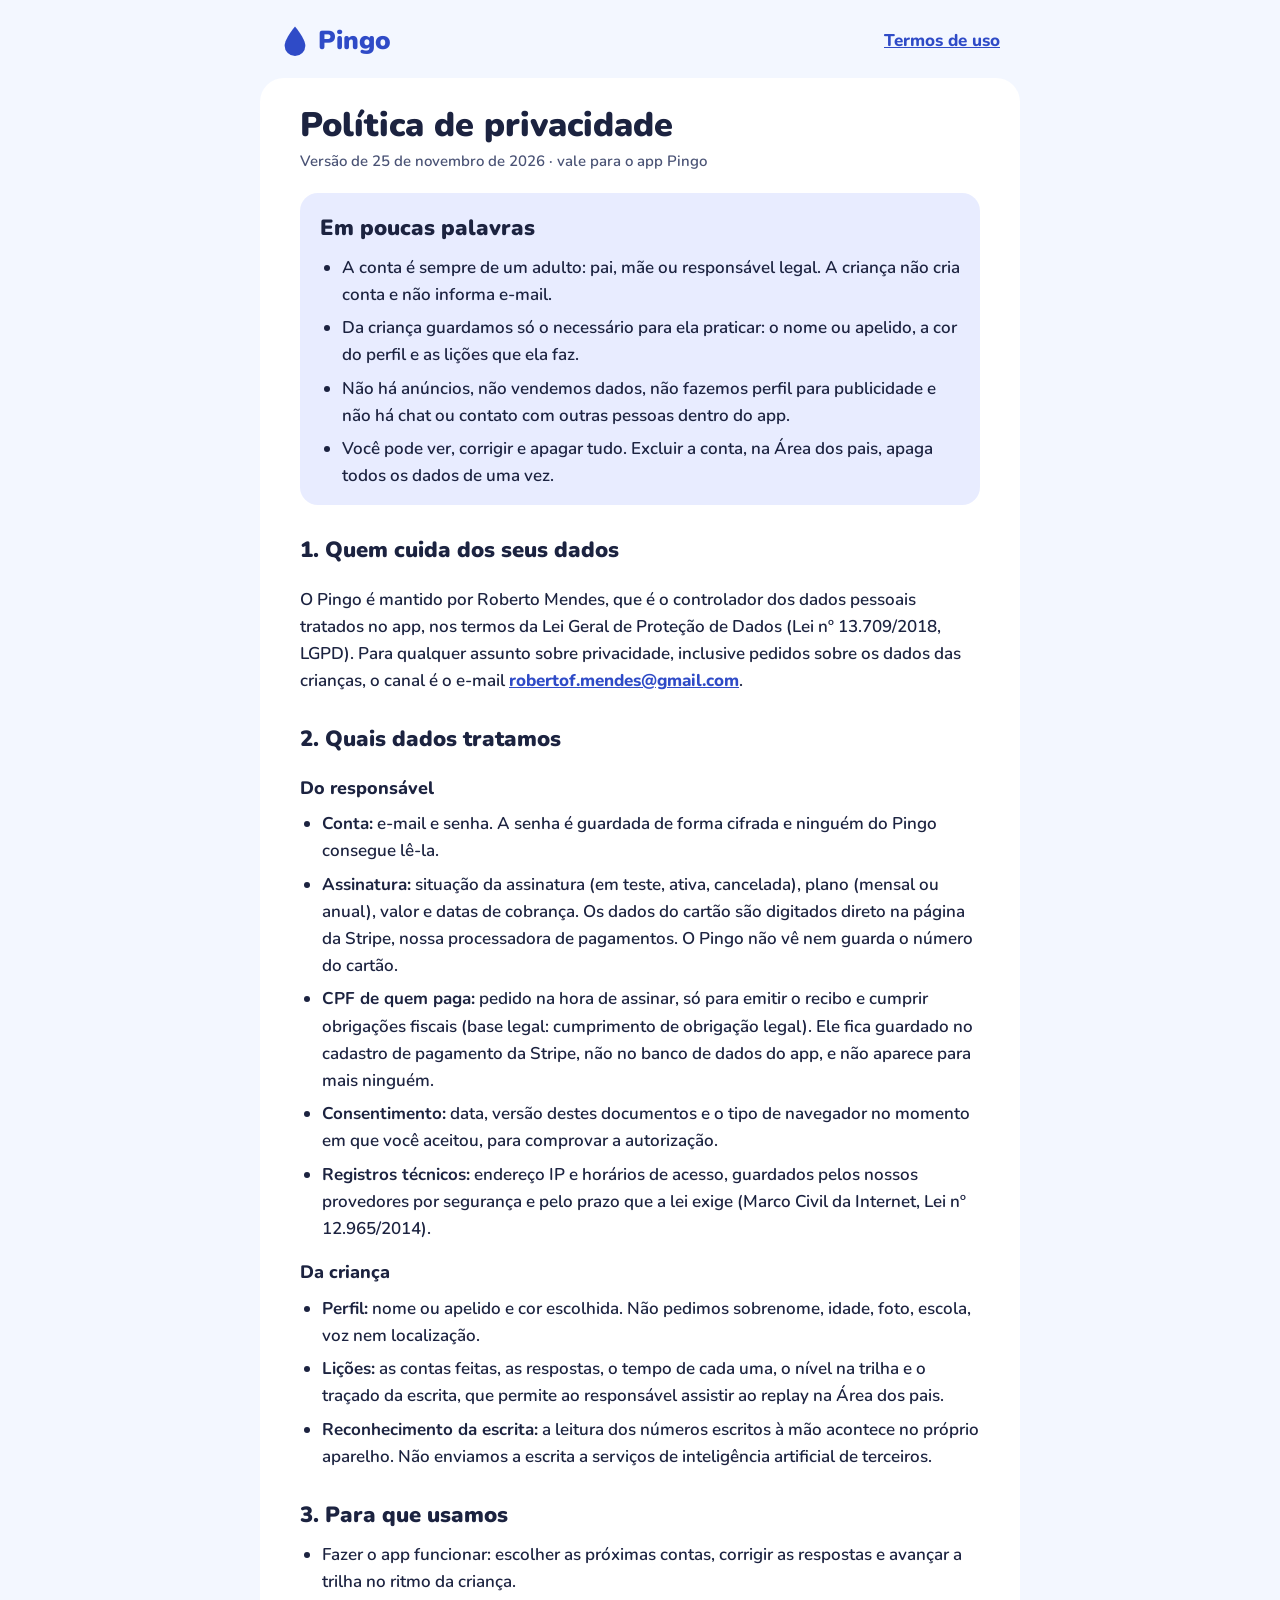
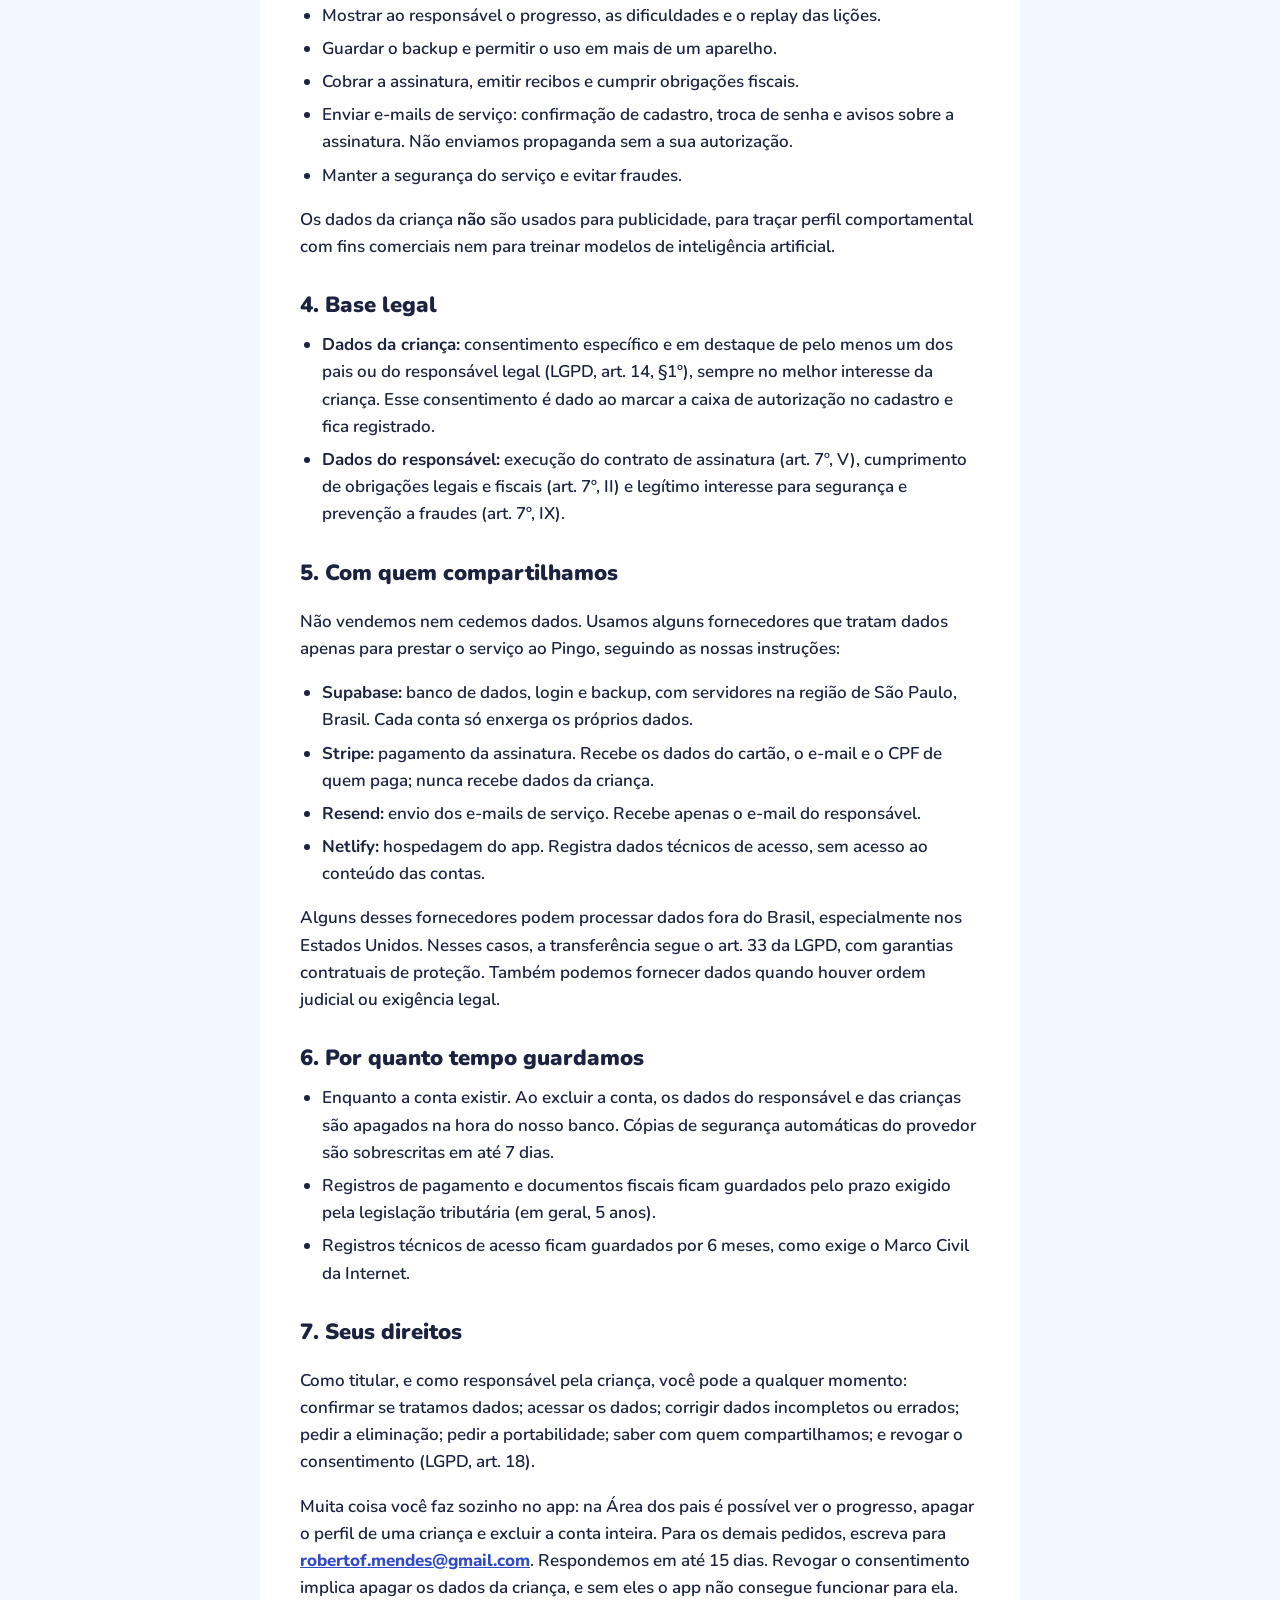
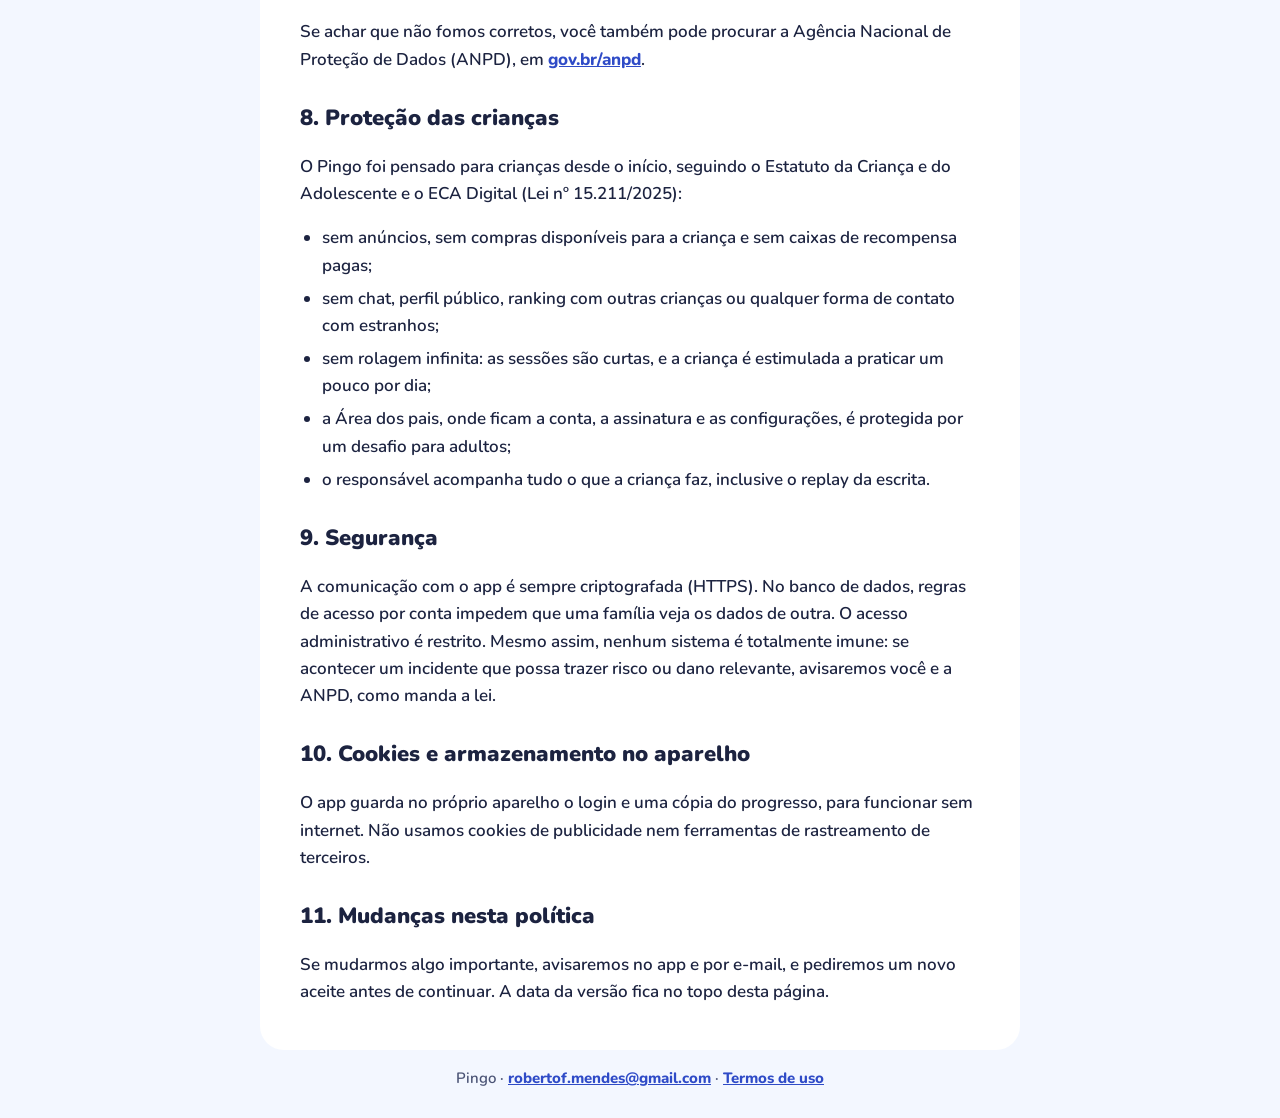
<file: privacidade.html>
<!doctype html>
<html lang="pt-BR">
<head>
<meta charset="utf-8">
<script>/* endereço antigo (GitHub Pages) -> endereço oficial */
if (location.hostname === 'robertomendes.github.io') location.replace('https://pingo.robertomendes.com.br/' + location.pathname.replace(/^\/pingo\/?(index\.html)?/, '') + location.search + location.hash);
</script>

<meta name="viewport" content="width=device-width, initial-scale=1">
<title>Política de privacidade — Pingo</title>
<link rel="icon" type="image/png" href="icon-192.png">
<link rel="stylesheet" href="legal.css">
<script src="config.js"></script>
</head>
<body>
<header><a class="marca" href="./"><svg width="30" height="32" viewBox="0 0 120 130" aria-hidden="true"><path d="M60 6C60 6 18 56 18 84a42 42 0 0 0 84 0C102 56 60 6 60 6z" fill="#2F4BC7"/></svg>Pingo</a><a href="termos.html">Termos de uso</a></header>
<main>
<h1>Política de privacidade</h1>
<p class="versao">Versão de 25 de novembro de 2026 · vale para o app Pingo</p>

<div class="resumo">
<h2>Em poucas palavras</h2>
<ul>
<li>A conta é sempre de um adulto: pai, mãe ou responsável legal. A criança não cria conta e não informa e-mail.</li>
<li>Da criança guardamos só o necessário para ela praticar: o nome ou apelido, a cor do perfil e as lições que ela faz.</li>
<li>Não há anúncios, não vendemos dados, não fazemos perfil para publicidade e não há chat ou contato com outras pessoas dentro do app.</li>
<li>Você pode ver, corrigir e apagar tudo. Excluir a conta, na Área dos pais, apaga todos os dados de uma vez.</li>
</ul>
</div>

<h2>1. Quem cuida dos seus dados</h2>
<p>O Pingo é mantido por Roberto Mendes, que é o controlador dos dados pessoais tratados no app, nos termos da Lei Geral de Proteção de Dados (Lei nº 13.709/2018, LGPD). Para qualquer assunto sobre privacidade, inclusive pedidos sobre os dados das crianças, o canal é o e-mail <a data-contato></a>.</p>

<h2>2. Quais dados tratamos</h2>
<h3>Do responsável</h3>
<ul>
<li><b>Conta:</b> e-mail e senha. A senha é guardada de forma cifrada e ninguém do Pingo consegue lê-la.</li>
<li><b>Assinatura:</b> situação da assinatura (em teste, ativa, cancelada), plano (mensal ou anual), valor e datas de cobrança. Os dados do cartão são digitados direto na página da Stripe, nossa processadora de pagamentos. O Pingo não vê nem guarda o número do cartão.</li>
<li><b>CPF de quem paga:</b> pedido na hora de assinar, só para emitir o recibo e cumprir obrigações fiscais (base legal: cumprimento de obrigação legal). Ele fica guardado no cadastro de pagamento da Stripe, não no banco de dados do app, e não aparece para mais ninguém.</li>
<li><b>Consentimento:</b> data, versão destes documentos e o tipo de navegador no momento em que você aceitou, para comprovar a autorização.</li>
<li><b>Registros técnicos:</b> endereço IP e horários de acesso, guardados pelos nossos provedores por segurança e pelo prazo que a lei exige (Marco Civil da Internet, Lei nº 12.965/2014).</li>
</ul>
<h3>Da criança</h3>
<ul>
<li><b>Perfil:</b> nome ou apelido e cor escolhida. Não pedimos sobrenome, idade, foto, escola, voz nem localização.</li>
<li><b>Lições:</b> as contas feitas, as respostas, o tempo de cada uma, o nível na trilha e o traçado da escrita, que permite ao responsável assistir ao replay na Área dos pais.</li>
<li><b>Reconhecimento da escrita:</b> a leitura dos números escritos à mão acontece no próprio aparelho. Não enviamos a escrita a serviços de inteligência artificial de terceiros.</li>
</ul>

<h2>3. Para que usamos</h2>
<ul>
<li>Fazer o app funcionar: escolher as próximas contas, corrigir as respostas e avançar a trilha no ritmo da criança.</li>
<li>Mostrar ao responsável o progresso, as dificuldades e o replay das lições.</li>
<li>Guardar o backup e permitir o uso em mais de um aparelho.</li>
<li>Cobrar a assinatura, emitir recibos e cumprir obrigações fiscais.</li>
<li>Enviar e-mails de serviço: confirmação de cadastro, troca de senha e avisos sobre a assinatura. Não enviamos propaganda sem a sua autorização.</li>
<li>Manter a segurança do serviço e evitar fraudes.</li>
</ul>
<p>Os dados da criança <b>não</b> são usados para publicidade, para traçar perfil comportamental com fins comerciais nem para treinar modelos de inteligência artificial.</p>

<h2>4. Base legal</h2>
<ul>
<li><b>Dados da criança:</b> consentimento específico e em destaque de pelo menos um dos pais ou do responsável legal (LGPD, art. 14, §1º), sempre no melhor interesse da criança. Esse consentimento é dado ao marcar a caixa de autorização no cadastro e fica registrado.</li>
<li><b>Dados do responsável:</b> execução do contrato de assinatura (art. 7º, V), cumprimento de obrigações legais e fiscais (art. 7º, II) e legítimo interesse para segurança e prevenção a fraudes (art. 7º, IX).</li>
</ul>

<h2>5. Com quem compartilhamos</h2>
<p>Não vendemos nem cedemos dados. Usamos alguns fornecedores que tratam dados apenas para prestar o serviço ao Pingo, seguindo as nossas instruções:</p>
<ul>
<li><b>Supabase:</b> banco de dados, login e backup, com servidores na região de São Paulo, Brasil. Cada conta só enxerga os próprios dados.</li>
<li><b>Stripe:</b> pagamento da assinatura. Recebe os dados do cartão, o e-mail e o CPF de quem paga; nunca recebe dados da criança.</li>
<li><b>Resend:</b> envio dos e-mails de serviço. Recebe apenas o e-mail do responsável.</li>
<li><b>Netlify:</b> hospedagem do app. Registra dados técnicos de acesso, sem acesso ao conteúdo das contas.</li>
</ul>
<p>Alguns desses fornecedores podem processar dados fora do Brasil, especialmente nos Estados Unidos. Nesses casos, a transferência segue o art. 33 da LGPD, com garantias contratuais de proteção. Também podemos fornecer dados quando houver ordem judicial ou exigência legal.</p>

<h2>6. Por quanto tempo guardamos</h2>
<ul>
<li>Enquanto a conta existir. Ao excluir a conta, os dados do responsável e das crianças são apagados na hora do nosso banco. Cópias de segurança automáticas do provedor são sobrescritas em até 7 dias.</li>
<li>Registros de pagamento e documentos fiscais ficam guardados pelo prazo exigido pela legislação tributária (em geral, 5 anos).</li>
<li>Registros técnicos de acesso ficam guardados por 6 meses, como exige o Marco Civil da Internet.</li>
</ul>

<h2>7. Seus direitos</h2>
<p>Como titular, e como responsável pela criança, você pode a qualquer momento: confirmar se tratamos dados; acessar os dados; corrigir dados incompletos ou errados; pedir a eliminação; pedir a portabilidade; saber com quem compartilhamos; e revogar o consentimento (LGPD, art. 18).</p>
<p>Muita coisa você faz sozinho no app: na Área dos pais é possível ver o progresso, apagar o perfil de uma criança e excluir a conta inteira. Para os demais pedidos, escreva para <a data-contato></a>. Respondemos em até 15 dias. Revogar o consentimento implica apagar os dados da criança, e sem eles o app não consegue funcionar para ela.</p>
<p>Se achar que não fomos corretos, você também pode procurar a Agência Nacional de Proteção de Dados (ANPD), em <a href="https://www.gov.br/anpd" rel="noopener">gov.br/anpd</a>.</p>

<h2>8. Proteção das crianças</h2>
<p>O Pingo foi pensado para crianças desde o início, seguindo o Estatuto da Criança e do Adolescente e o ECA Digital (Lei nº 15.211/2025):</p>
<ul>
<li>sem anúncios, sem compras disponíveis para a criança e sem caixas de recompensa pagas;</li>
<li>sem chat, perfil público, ranking com outras crianças ou qualquer forma de contato com estranhos;</li>
<li>sem rolagem infinita: as sessões são curtas, e a criança é estimulada a praticar um pouco por dia;</li>
<li>a Área dos pais, onde ficam a conta, a assinatura e as configurações, é protegida por um desafio para adultos;</li>
<li>o responsável acompanha tudo o que a criança faz, inclusive o replay da escrita.</li>
</ul>

<h2>9. Segurança</h2>
<p>A comunicação com o app é sempre criptografada (HTTPS). No banco de dados, regras de acesso por conta impedem que uma família veja os dados de outra. O acesso administrativo é restrito. Mesmo assim, nenhum sistema é totalmente imune: se acontecer um incidente que possa trazer risco ou dano relevante, avisaremos você e a ANPD, como manda a lei.</p>

<h2>10. Cookies e armazenamento no aparelho</h2>
<p>O app guarda no próprio aparelho o login e uma cópia do progresso, para funcionar sem internet. Não usamos cookies de publicidade nem ferramentas de rastreamento de terceiros.</p>

<h2>11. Mudanças nesta política</h2>
<p>Se mudarmos algo importante, avisaremos no app e por e-mail, e pediremos um novo aceite antes de continuar. A data da versão fica no topo desta página.</p>
</main>
<footer>Pingo · <a data-contato></a> · <a href="termos.html">Termos de uso</a></footer>
<script>
(function () {
  var c = (window.PINGO_CONFIG && window.PINGO_CONFIG.contato) || '';
  document.querySelectorAll('[data-contato]').forEach(function (a) { if (c) { a.href = 'mailto:' + c; a.textContent = c; } else { a.textContent = 'e-mail de contato a definir'; } });
})();
</script>
</body>
</html>
</file>
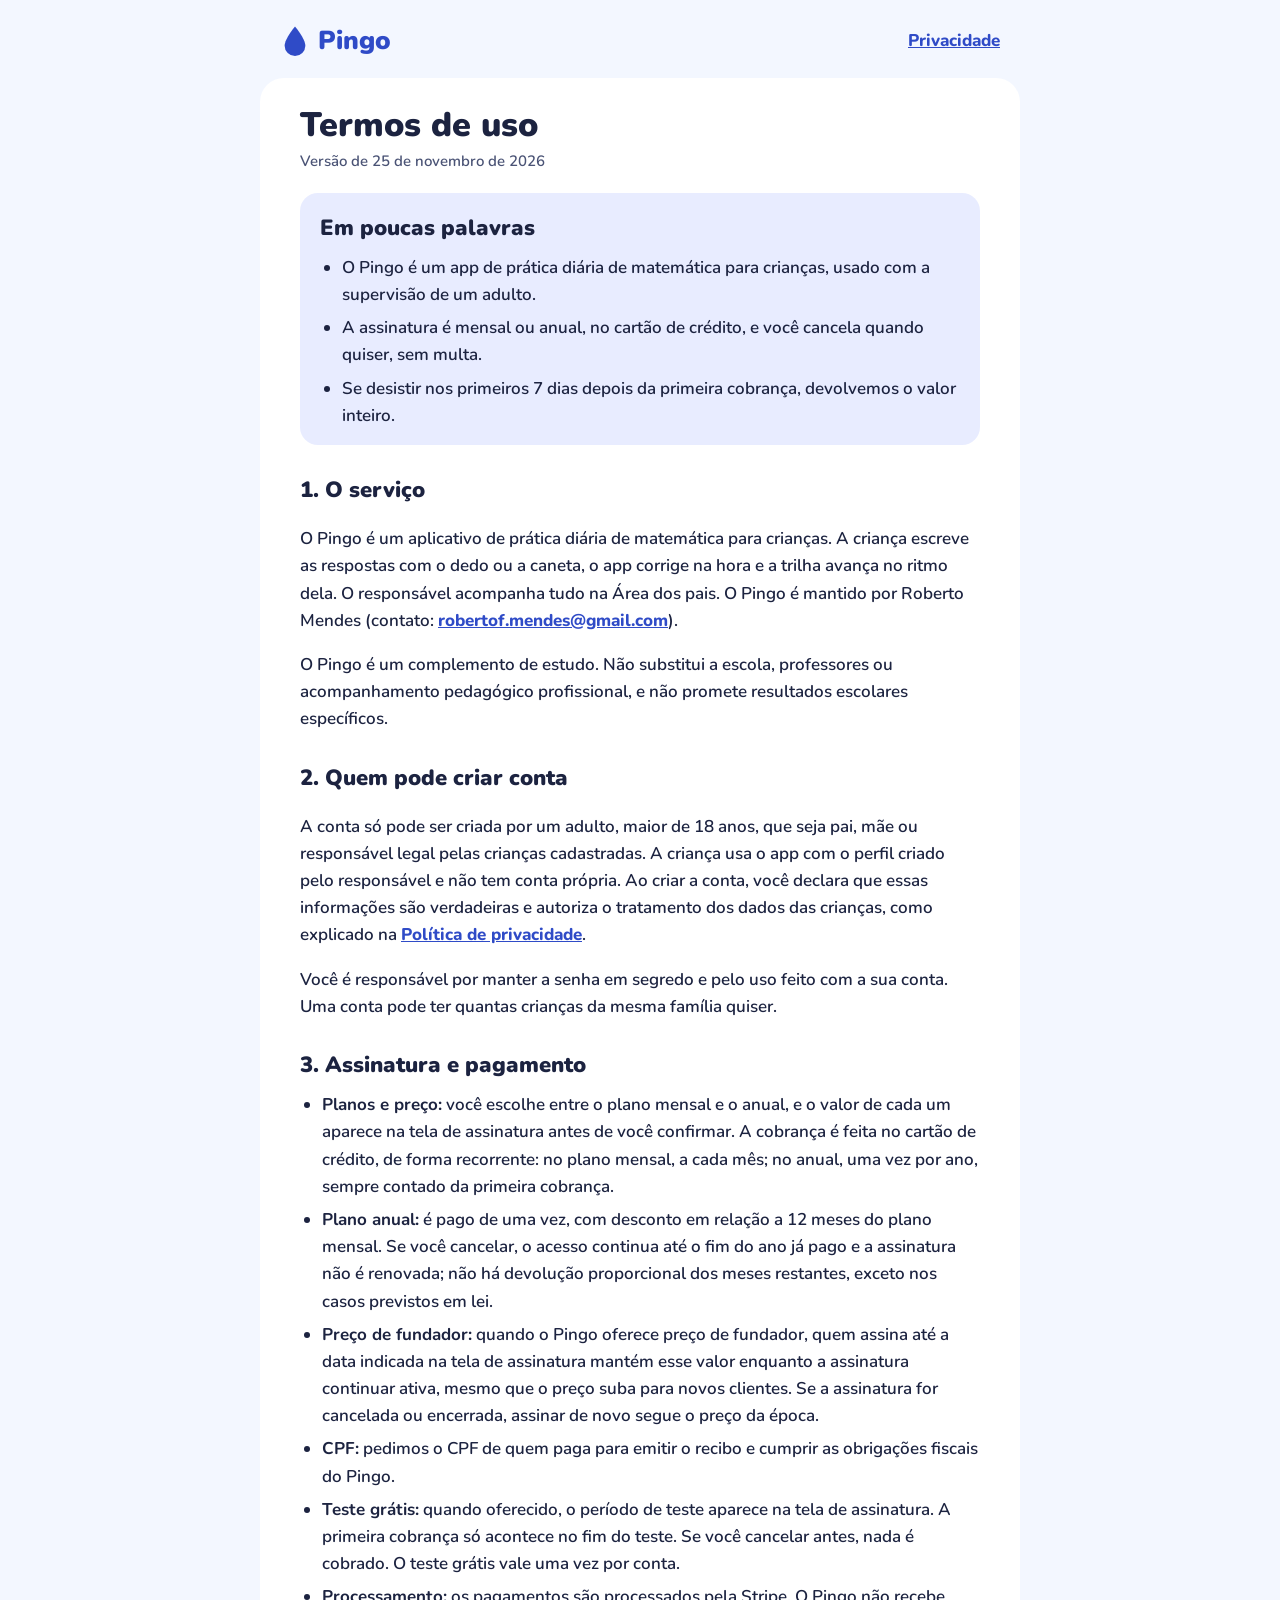
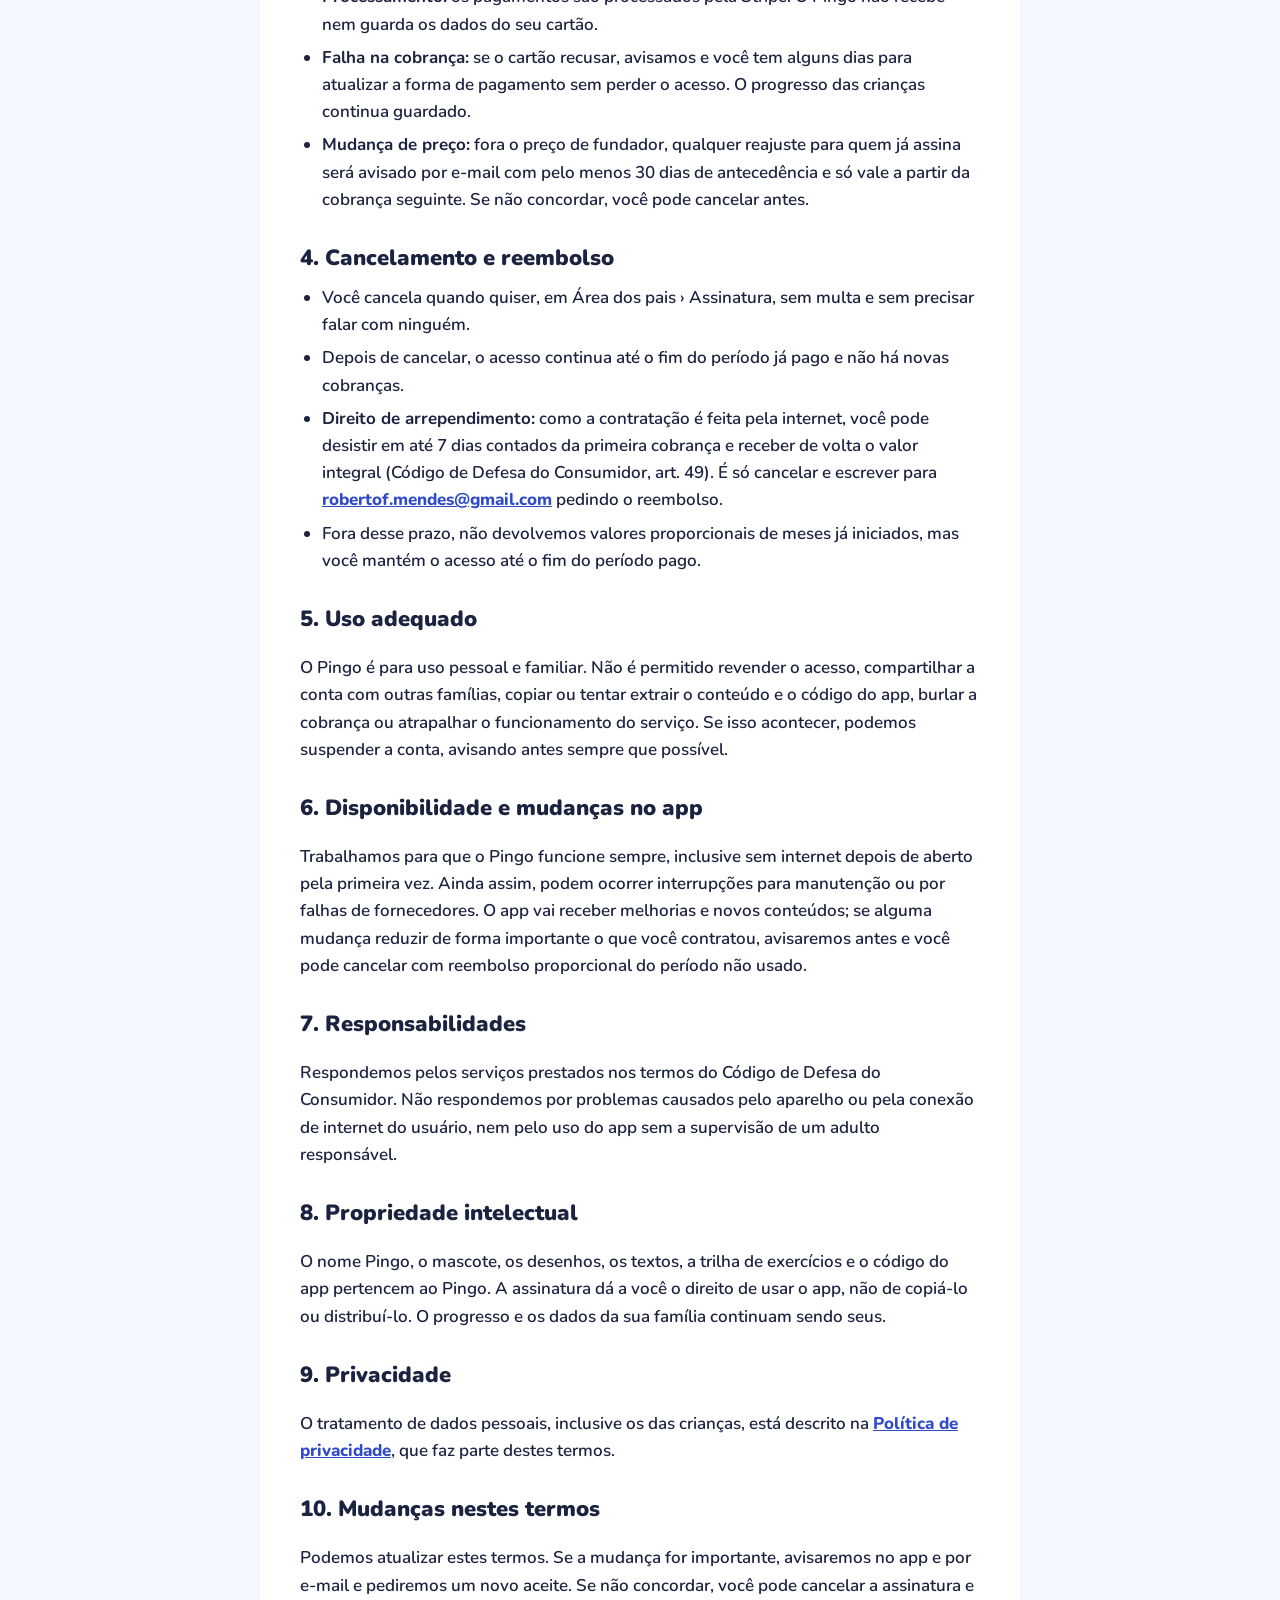
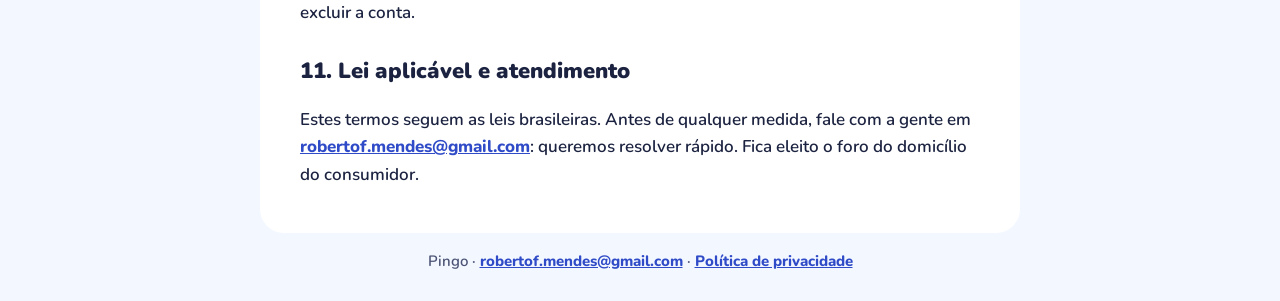
<file: termos.html>
<!doctype html>
<html lang="pt-BR">
<head>
<meta charset="utf-8">
<script>/* endereço antigo (GitHub Pages) -> endereço oficial */
if (location.hostname === 'robertomendes.github.io') location.replace('https://pingo.robertomendes.com.br/' + location.pathname.replace(/^\/pingo\/?(index\.html)?/, '') + location.search + location.hash);
</script>

<meta name="viewport" content="width=device-width, initial-scale=1">
<title>Termos de uso — Pingo</title>
<link rel="icon" type="image/png" href="icon-192.png">
<link rel="stylesheet" href="legal.css">
<script src="config.js"></script>
</head>
<body>
<header><a class="marca" href="./"><svg width="30" height="32" viewBox="0 0 120 130" aria-hidden="true"><path d="M60 6C60 6 18 56 18 84a42 42 0 0 0 84 0C102 56 60 6 60 6z" fill="#2F4BC7"/></svg>Pingo</a><a href="privacidade.html">Privacidade</a></header>
<main>
<h1>Termos de uso</h1>
<p class="versao">Versão de 25 de novembro de 2026</p>

<div class="resumo">
<h2>Em poucas palavras</h2>
<ul>
<li>O Pingo é um app de prática diária de matemática para crianças, usado com a supervisão de um adulto.</li>
<li>A assinatura é mensal ou anual, no cartão de crédito, e você cancela quando quiser, sem multa.</li>
<li>Se desistir nos primeiros 7 dias depois da primeira cobrança, devolvemos o valor inteiro.</li>
</ul>
</div>

<h2>1. O serviço</h2>
<p>O Pingo é um aplicativo de prática diária de matemática para crianças. A criança escreve as respostas com o dedo ou a caneta, o app corrige na hora e a trilha avança no ritmo dela. O responsável acompanha tudo na Área dos pais. O Pingo é mantido por Roberto Mendes (contato: <a data-contato></a>).</p>
<p>O Pingo é um complemento de estudo. Não substitui a escola, professores ou acompanhamento pedagógico profissional, e não promete resultados escolares específicos.</p>

<h2>2. Quem pode criar conta</h2>
<p>A conta só pode ser criada por um adulto, maior de 18 anos, que seja pai, mãe ou responsável legal pelas crianças cadastradas. A criança usa o app com o perfil criado pelo responsável e não tem conta própria. Ao criar a conta, você declara que essas informações são verdadeiras e autoriza o tratamento dos dados das crianças, como explicado na <a href="privacidade.html">Política de privacidade</a>.</p>
<p>Você é responsável por manter a senha em segredo e pelo uso feito com a sua conta. Uma conta pode ter quantas crianças da mesma família quiser.</p>

<h2>3. Assinatura e pagamento</h2>
<ul>
<li><b>Planos e preço:</b> você escolhe entre o plano mensal e o anual, e o valor de cada um aparece na tela de assinatura antes de você confirmar. A cobrança é feita no cartão de crédito, de forma recorrente: no plano mensal, a cada mês; no anual, uma vez por ano, sempre contado da primeira cobrança.</li>
<li><b>Plano anual:</b> é pago de uma vez, com desconto em relação a 12 meses do plano mensal. Se você cancelar, o acesso continua até o fim do ano já pago e a assinatura não é renovada; não há devolução proporcional dos meses restantes, exceto nos casos previstos em lei.</li>
<li><b>Preço de fundador:</b> quando o Pingo oferece preço de fundador, quem assina até a data indicada na tela de assinatura mantém esse valor enquanto a assinatura continuar ativa, mesmo que o preço suba para novos clientes. Se a assinatura for cancelada ou encerrada, assinar de novo segue o preço da época.</li>
<li><b>CPF:</b> pedimos o CPF de quem paga para emitir o recibo e cumprir as obrigações fiscais do Pingo.</li>
<li><b>Teste grátis:</b> quando oferecido, o período de teste aparece na tela de assinatura. A primeira cobrança só acontece no fim do teste. Se você cancelar antes, nada é cobrado. O teste grátis vale uma vez por conta.</li>
<li><b>Processamento:</b> os pagamentos são processados pela Stripe. O Pingo não recebe nem guarda os dados do seu cartão.</li>
<li><b>Falha na cobrança:</b> se o cartão recusar, avisamos e você tem alguns dias para atualizar a forma de pagamento sem perder o acesso. O progresso das crianças continua guardado.</li>
<li><b>Mudança de preço:</b> fora o preço de fundador, qualquer reajuste para quem já assina será avisado por e-mail com pelo menos 30 dias de antecedência e só vale a partir da cobrança seguinte. Se não concordar, você pode cancelar antes.</li>
</ul>

<h2>4. Cancelamento e reembolso</h2>
<ul>
<li>Você cancela quando quiser, em Área dos pais › Assinatura, sem multa e sem precisar falar com ninguém.</li>
<li>Depois de cancelar, o acesso continua até o fim do período já pago e não há novas cobranças.</li>
<li><b>Direito de arrependimento:</b> como a contratação é feita pela internet, você pode desistir em até 7 dias contados da primeira cobrança e receber de volta o valor integral (Código de Defesa do Consumidor, art. 49). É só cancelar e escrever para <a data-contato></a> pedindo o reembolso.</li>
<li>Fora desse prazo, não devolvemos valores proporcionais de meses já iniciados, mas você mantém o acesso até o fim do período pago.</li>
</ul>

<h2>5. Uso adequado</h2>
<p>O Pingo é para uso pessoal e familiar. Não é permitido revender o acesso, compartilhar a conta com outras famílias, copiar ou tentar extrair o conteúdo e o código do app, burlar a cobrança ou atrapalhar o funcionamento do serviço. Se isso acontecer, podemos suspender a conta, avisando antes sempre que possível.</p>

<h2>6. Disponibilidade e mudanças no app</h2>
<p>Trabalhamos para que o Pingo funcione sempre, inclusive sem internet depois de aberto pela primeira vez. Ainda assim, podem ocorrer interrupções para manutenção ou por falhas de fornecedores. O app vai receber melhorias e novos conteúdos; se alguma mudança reduzir de forma importante o que você contratou, avisaremos antes e você pode cancelar com reembolso proporcional do período não usado.</p>

<h2>7. Responsabilidades</h2>
<p>Respondemos pelos serviços prestados nos termos do Código de Defesa do Consumidor. Não respondemos por problemas causados pelo aparelho ou pela conexão de internet do usuário, nem pelo uso do app sem a supervisão de um adulto responsável.</p>

<h2>8. Propriedade intelectual</h2>
<p>O nome Pingo, o mascote, os desenhos, os textos, a trilha de exercícios e o código do app pertencem ao Pingo. A assinatura dá a você o direito de usar o app, não de copiá-lo ou distribuí-lo. O progresso e os dados da sua família continuam sendo seus.</p>

<h2>9. Privacidade</h2>
<p>O tratamento de dados pessoais, inclusive os das crianças, está descrito na <a href="privacidade.html">Política de privacidade</a>, que faz parte destes termos.</p>

<h2>10. Mudanças nestes termos</h2>
<p>Podemos atualizar estes termos. Se a mudança for importante, avisaremos no app e por e-mail e pediremos um novo aceite. Se não concordar, você pode cancelar a assinatura e excluir a conta.</p>

<h2>11. Lei aplicável e atendimento</h2>
<p>Estes termos seguem as leis brasileiras. Antes de qualquer medida, fale com a gente em <a data-contato></a>: queremos resolver rápido. Fica eleito o foro do domicílio do consumidor.</p>
</main>
<footer>Pingo · <a data-contato></a> · <a href="privacidade.html">Política de privacidade</a></footer>
<script>
(function () {
  var c = (window.PINGO_CONFIG && window.PINGO_CONFIG.contato) || '';
  document.querySelectorAll('[data-contato]').forEach(function (a) { if (c) { a.href = 'mailto:' + c; a.textContent = c; } else { a.textContent = 'e-mail de contato a definir'; } });
})();
</script>
</body>
</html>
</file>
<file: legal.css>
@import url('https://fonts.googleapis.com/css2?family=Nunito:wght@600;700;800;900&display=swap');
:root{--azul:#2F4BC7;--tinta:#1C2340;--cinza:#4A5375;--fundo:#F3F7FF;--linha:#DDE2EE}
*{box-sizing:border-box}
html{-webkit-text-size-adjust:100%}
body{margin:0;background:var(--fundo);color:var(--tinta);font-family:'Nunito',system-ui,-apple-system,'Segoe UI',sans-serif;font-size:17px;line-height:1.6;font-weight:600}
header,main,footer{max-width:760px;margin:0 auto;padding:0 20px}
header{display:flex;align-items:center;justify-content:space-between;gap:12px;padding-top:max(20px,env(safe-area-inset-top));padding-bottom:8px}
.marca{display:flex;align-items:center;gap:8px;font-size:26px;font-weight:900;color:var(--azul);text-decoration:none}
header > a:last-child{font-weight:800}
main{background:#fff;border-radius:24px;padding:28px clamp(20px,4vw,40px);margin-top:8px;margin-bottom:16px}
h1{font-size:34px;line-height:1.15;margin:0 0 4px;font-weight:900}
h2{font-size:22px;margin:28px 0 8px;font-weight:900}
h3{font-size:18px;margin:16px 0 4px;font-weight:800}
.versao{color:var(--cinza);font-size:15px;margin:0 0 20px}
.resumo{background:#E8ECFF;border-radius:18px;padding:4px 20px 8px}
.resumo h2{margin-top:14px}
ul{padding-left:22px;margin:8px 0}
li{margin:6px 0}
a{color:var(--azul);font-weight:800}
footer{color:var(--cinza);font-size:15px;padding-bottom:max(28px,env(safe-area-inset-bottom));text-align:center}
</file>
